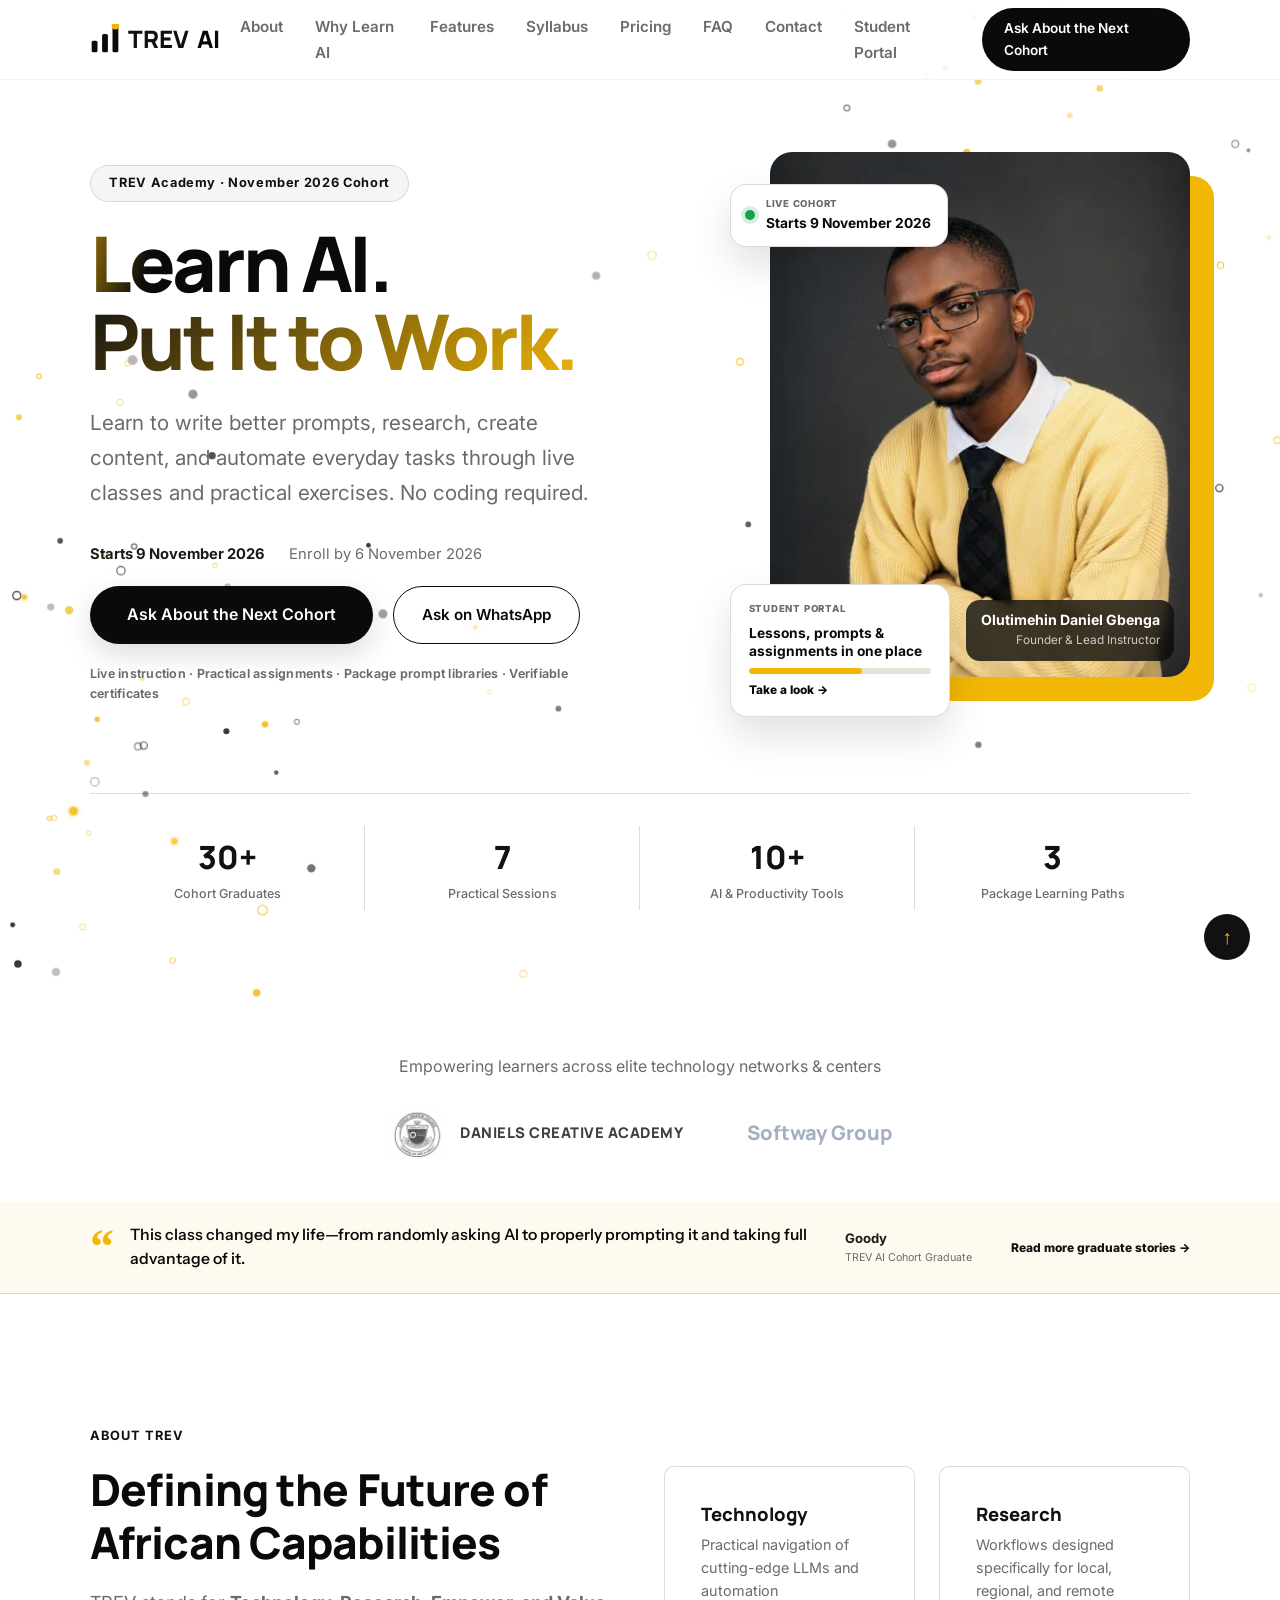
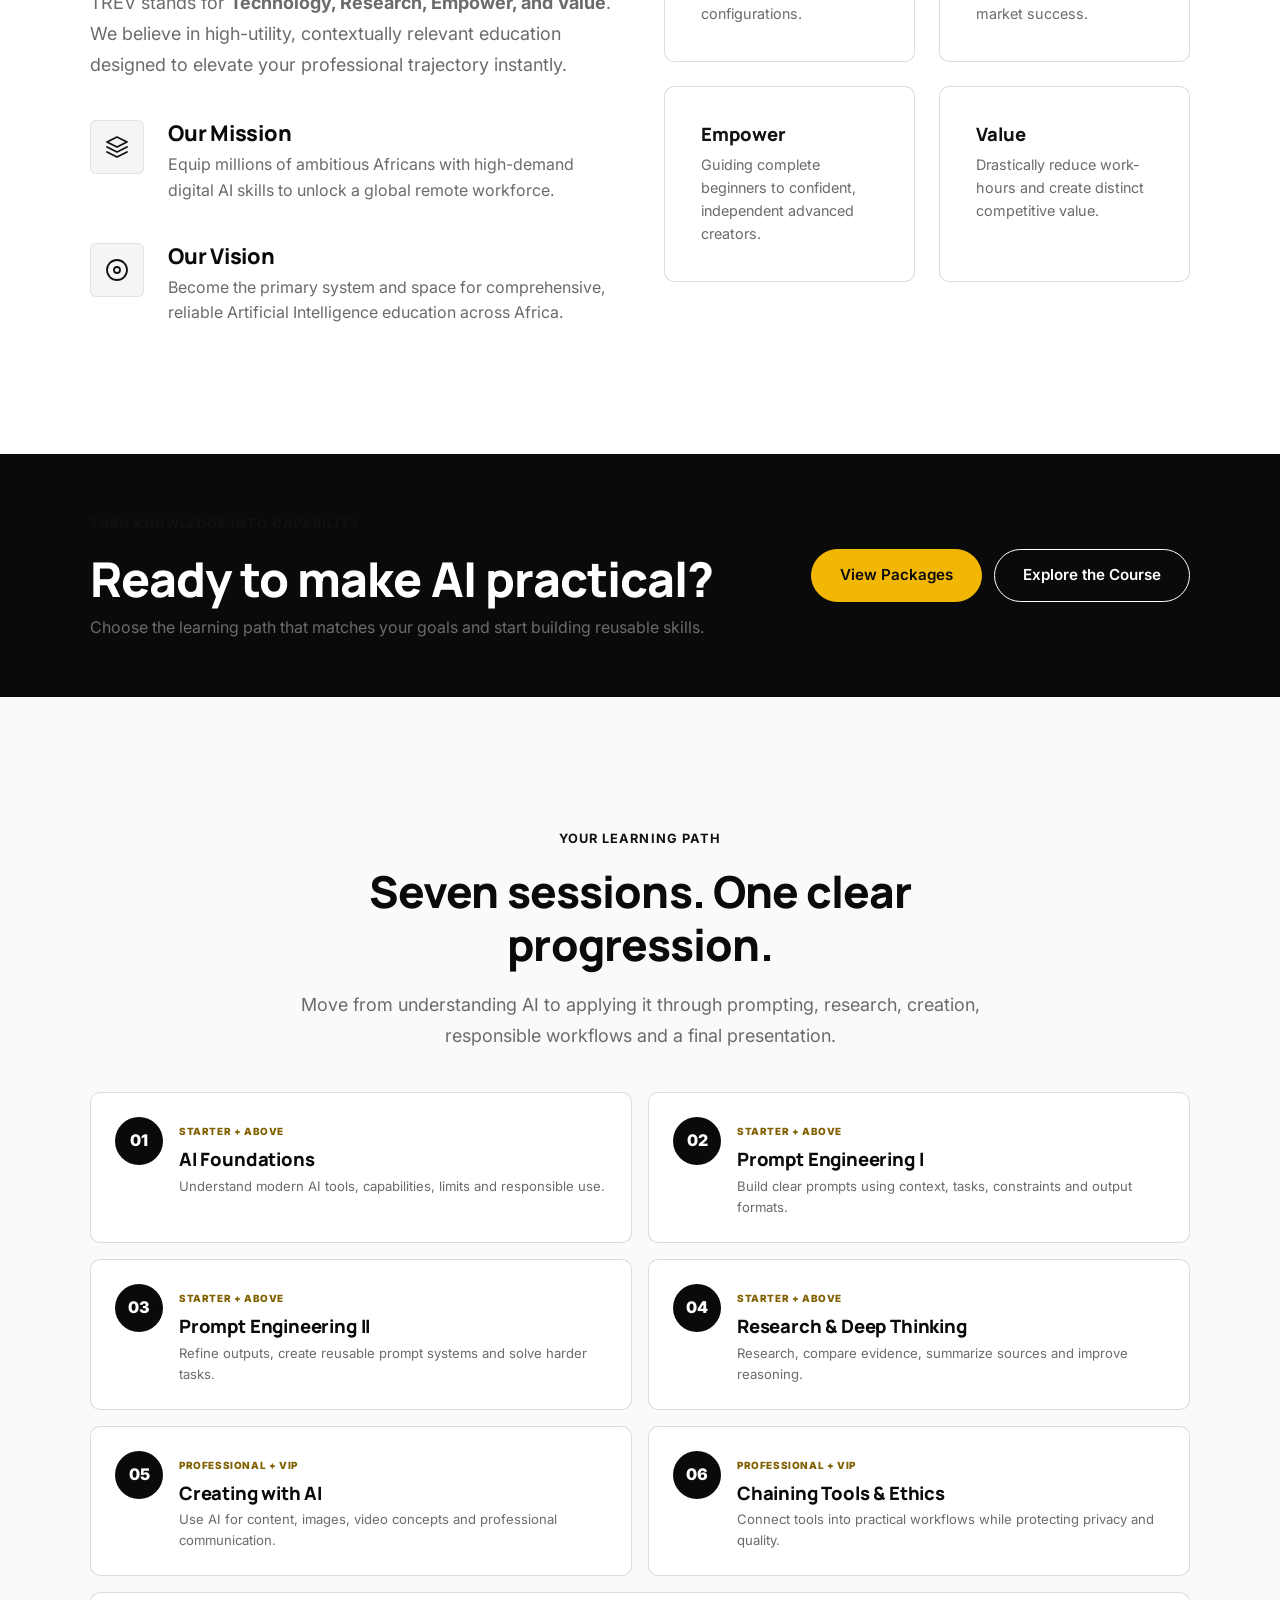
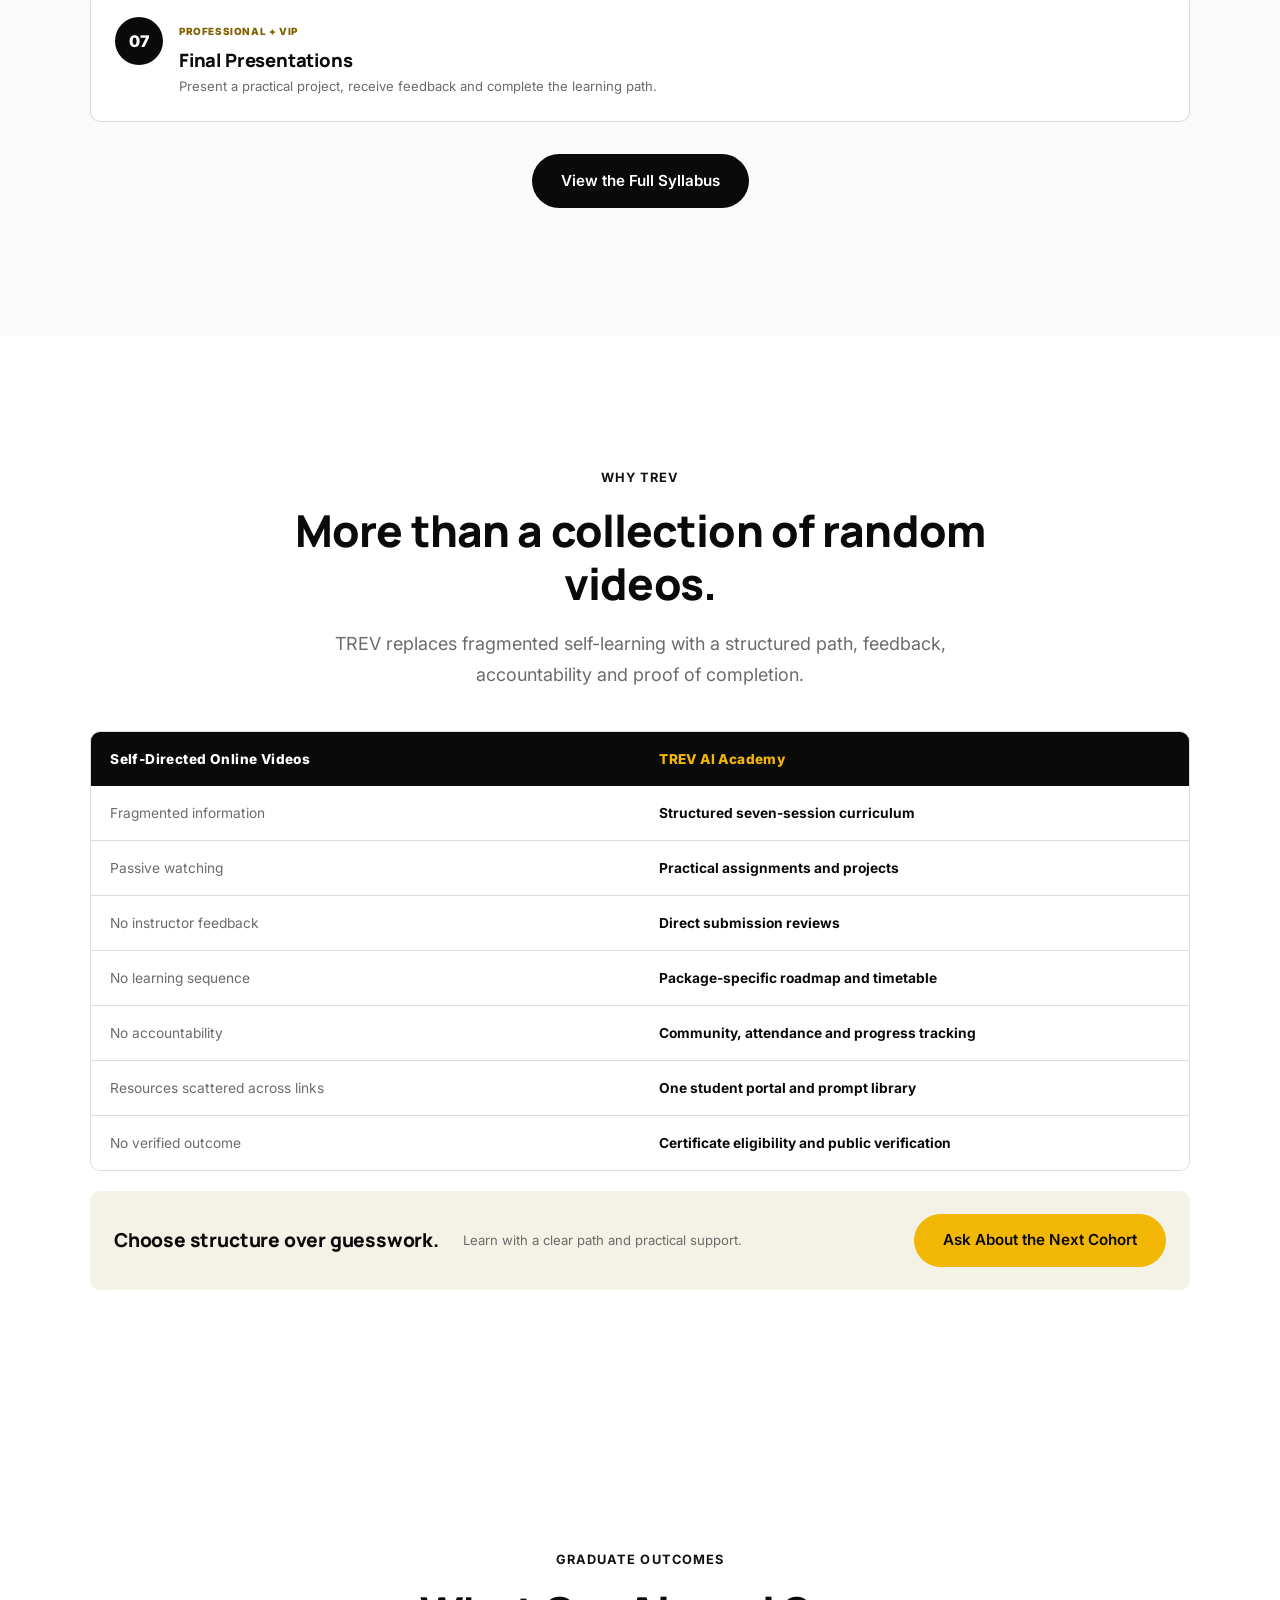
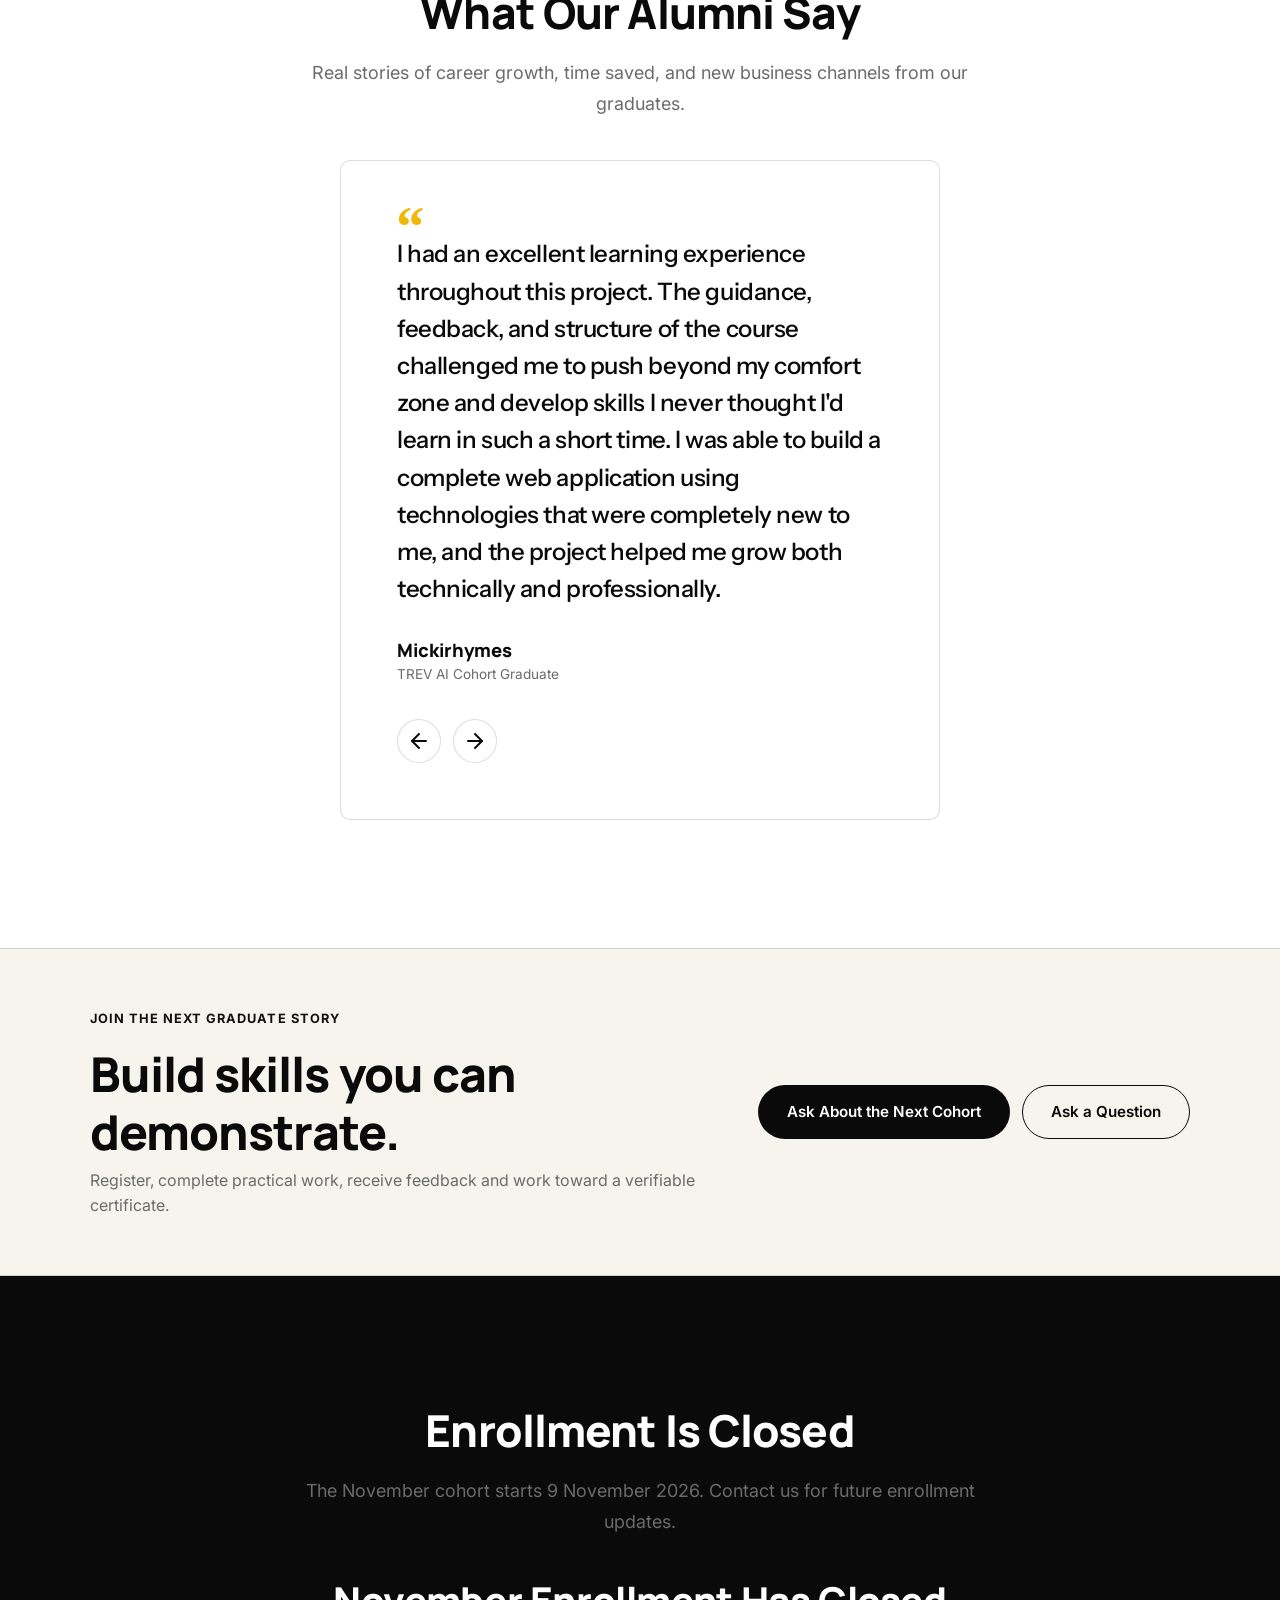
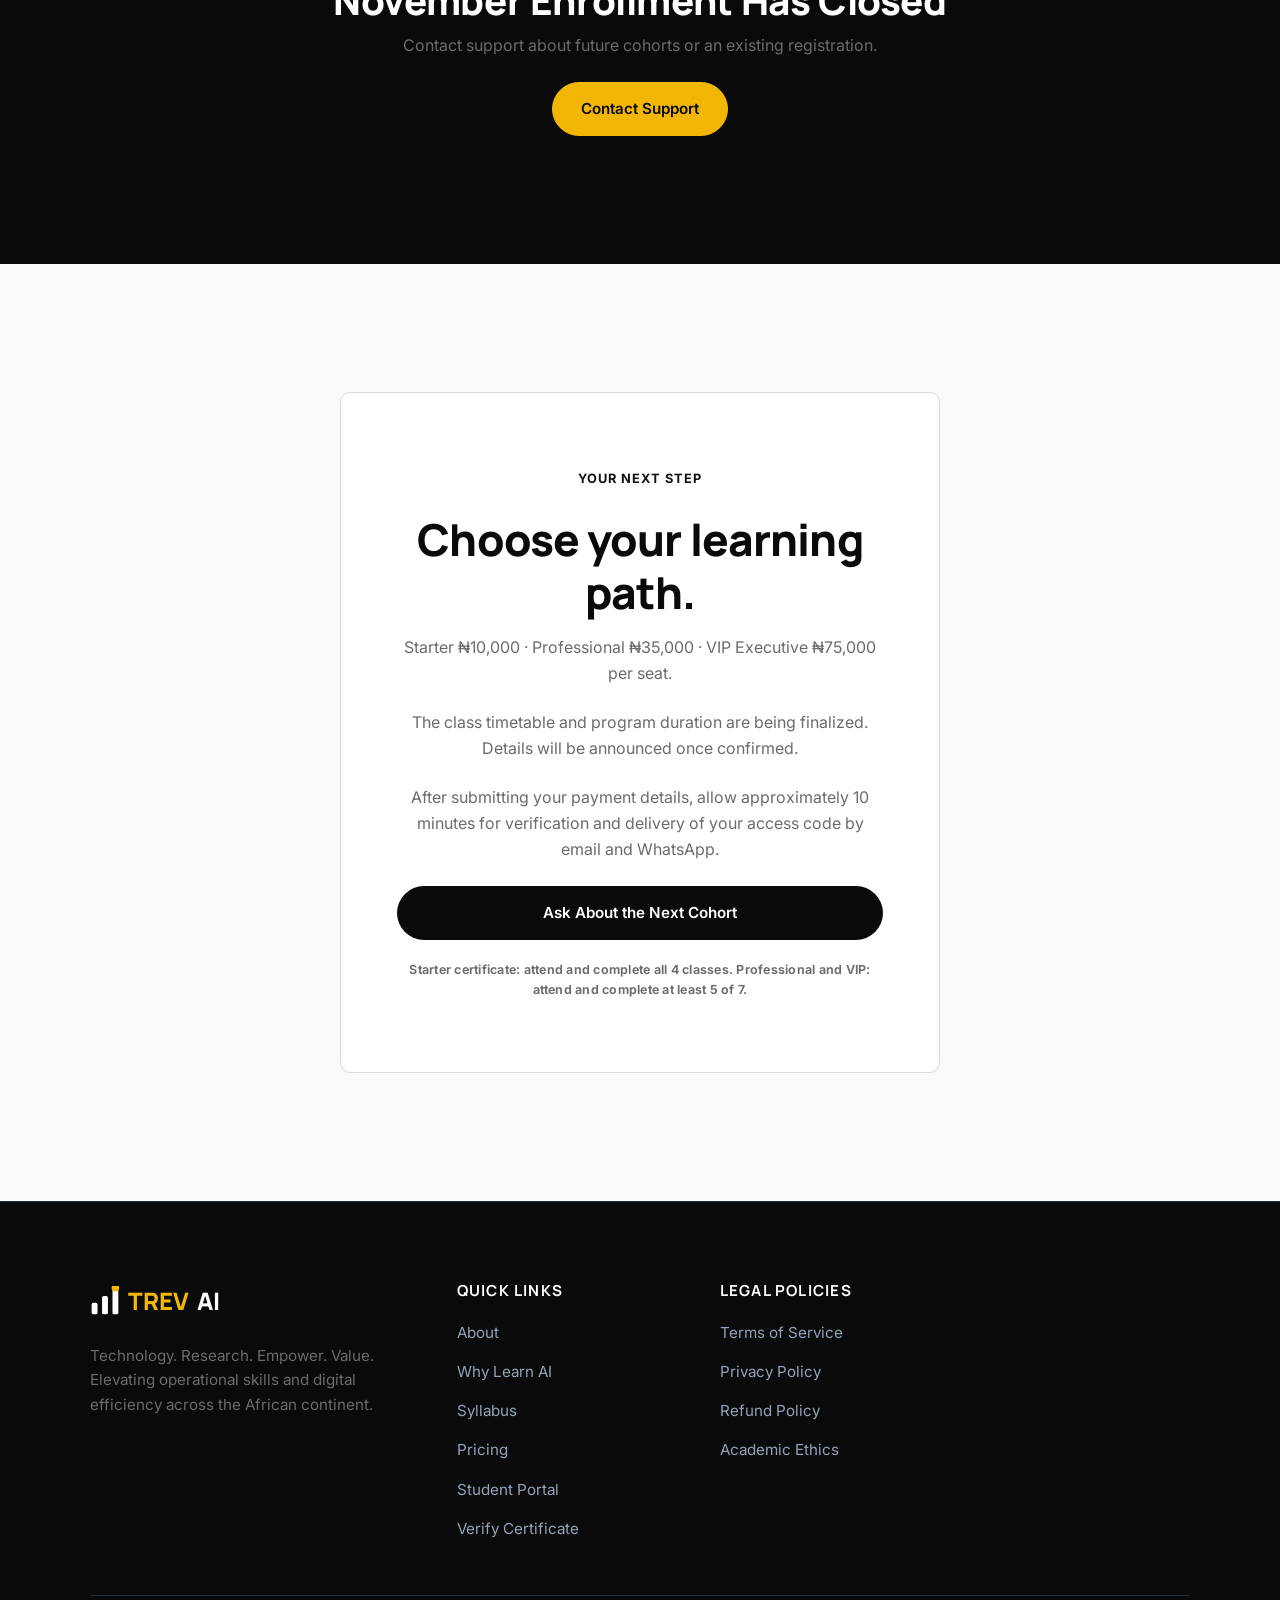
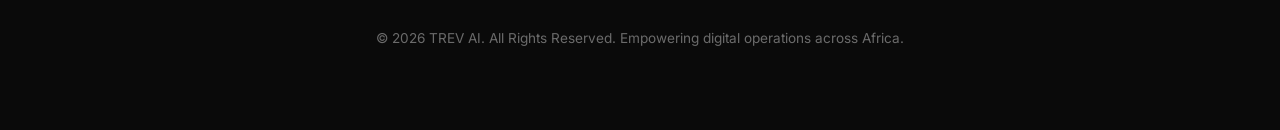
<file: index.html>
<!DOCTYPE html>
<html lang="en" class="scroll-smooth">
<head>
  <meta charset="UTF-8">
  <meta name="viewport" content="width=device-width, initial-scale=1.0">
  <title>TREV AI Masterclass | Master Practical Artificial Intelligence</title>
  
  <!-- SEO & Metadata -->
  <meta name="description" content="Join the TREV Academy November cohort, with packages from ₦10,000. Learn practical AI skills, prompt engineering, automation, content creation, and advanced workflows using ChatGPT, Gemini, Claude, and Google AI Studio. No coding required.">
  <meta name="keywords" content="AI Masterclass, Learn AI, Prompt Engineering, ChatGPT Africa, Google AI Studio, Claude, AI Automation, Tech Digital Skills, TREV AI, AI for Professionals">
  <meta name="author" content="TREV AI">
  <link rel="canonical" href="https://trevv-nu.vercel.app">
  <link rel="icon" type="image/x-icon" href="favicon.ico">
  <link rel="icon" type="image/png" sizes="32x32" href="assets/favicon/favicon-32.png">
  <link rel="icon" type="image/png" sizes="16x16" href="assets/favicon/favicon-16.png">
  <link rel="apple-touch-icon" sizes="180x180" href="assets/favicon/apple-touch-icon.png">
  <link rel="icon" type="image/png" sizes="192x192" href="assets/favicon/icon-192.png">
  <link rel="icon" type="image/png" sizes="512x512" href="assets/favicon/icon-512.png">

  <!-- Open Graph / Facebook -->
  <meta property="og:type" content="website">
  <meta property="og:url" content="https://trevv-nu.vercel.app">
  <meta property="og:title" content="TREV AI Masterclass | Master Practical Artificial Intelligence">
  <meta property="og:description" content="Join the TREV Academy November cohort, with packages from ₦10,000. Learn practical AI skills, prompt engineering, automation, content creation, and advanced workflows using ChatGPT, Gemini, Claude, and Google AI Studio. No coding required.">

  <!-- Twitter -->
  <meta property="twitter:card" content="summary_large_image">
  <meta property="twitter:url" content="https://trevv-nu.vercel.app">
  <meta property="twitter:title" content="TREV AI Masterclass | Master Practical Artificial Intelligence">
  <meta property="twitter:description" content="Join the TREV Academy November cohort, with packages from ₦10,000. Learn practical AI skills, prompt engineering, automation, content creation, and advanced workflows using ChatGPT, Gemini, Claude, and Google AI Studio. No coding required.">

  <!-- Fonts Preconnect -->
  <link rel="preconnect" href="https://fonts.googleapis.com">
  <link rel="preconnect" href="https://fonts.gstatic.com" crossorigin>
  <link href="https://fonts.googleapis.com/css2?family=Instrument+Sans:ital,wght@0,400..700;1,400..700&family=Inter:wght@300;400;500;600;700&family=Manrope:wght@500;600;700;800&display=swap" rel="stylesheet">

  <link rel="stylesheet" href="css/style.css">
  <script src="js/monitoring.js"></script>

  <!-- Course Schema JSON-LD for SEO -->
  <script type="application/ld+json">
{
  "@context": "https://schema.org",
  "@type": "Course",
  "name": "TREV AI Masterclass",
  "description": "Live practical AI classes covering prompting, research, content creation and automation.",
  "provider": {
    "@type": "Organization",
    "name": "TREV AI",
    "url": "https://trevv-nu.vercel.app/"
  },
  "hasCourseInstance": {
    "@type": "CourseInstance",
    "courseMode": "Online",
    "startDate": "2026-11-09",
    "offers": {
      "@type": "Offer",
      "name": "Starter Package",
      "price": "10000",
      "priceCurrency": "NGN",
      "url": "https://trevv-nu.vercel.app/register.html?package=starter",
      "validThrough": "2026-11-06"
    }
  }
}
  </script>
</head>
<body class="index-page bg-background text-text antialiased selection:bg-primary/20 selection:text-primary">

  <!-- Skip-Link for Accessibility -->
  <a href="#main-content" class="skip-link">Skip to main content</a>

  <!-- Header Section -->
  <header class="main-header" id="header" role="banner">
    <div class="header-container container">
      <a href="index.html" class="logo" aria-label="TREV AI Homepage">
        <svg class="logo-mark" width="30" height="30" viewBox="0 0 36 36" fill="none" xmlns="http://www.w3.org/2000/svg" aria-hidden="true">
          <rect x="2" y="20" width="7" height="14" rx="2" fill="currentColor"/>
          <rect x="14.5" y="12" width="7" height="22" rx="2" fill="currentColor"/>
          <rect x="27" y="2" width="7" height="32" rx="2" fill="currentColor"/>
          <circle cx="30.5" cy="2" r="4.5" fill="var(--accent)"/>
        </svg>
        <span class="logo-accent">TREV</span> <span class="logo-text">AI</span>
      </a>
      
      <button class="menu-toggle" aria-label="Toggle Navigation Menu" aria-controls="primary-nav" aria-expanded="false">
        <span class="bar"></span>
        <span class="bar"></span>
        <span class="bar"></span>
      </button>

      <nav class="primary-nav" id="primary-nav" aria-label="Main Directory">
        <ul class="nav-links">
          <li class="mobile-nav-only"><a href="index.html" class="nav-link">Home</a></li>
          <li class="mobile-nav-only"><a href="course.html" class="nav-link">Course</a></li>
          <li class="mobile-nav-only"><a href="pricing.html#pricing" class="nav-link">Pricing</a></li>
          <li class="mobile-nav-only"><a href="contact.html#contact" class="nav-link">Contact</a></li>
          <li class="mobile-nav-only"><a href="portal.html" class="nav-link">Student Portal</a></li>
          <li class="desktop-nav-only"><a href="#about" class="nav-link">About</a></li>
          <li class="desktop-nav-only"><a href="course.html#why-learn-ai" class="nav-link">Why Learn AI</a></li>
          <li class="desktop-nav-only"><a href="course.html#features" class="nav-link">Features</a></li>
          <li class="desktop-nav-only"><a href="course.html#modules" class="nav-link">Syllabus</a></li>
          <li class="desktop-nav-only"><a href="pricing.html#pricing" class="nav-link">Pricing</a></li>
          <li class="desktop-nav-only"><a href="pricing.html#faq" class="nav-link">FAQ</a></li>
          <li class="desktop-nav-only"><a href="contact.html#contact" class="nav-link">Contact</a></li>
          <li class="desktop-nav-only"><a href="portal.html" class="nav-link">Student Portal</a></li>
        </ul>
        <div class="nav-cta">
          <a href="pricing.html#pricing" data-enroll-link class="btn btn-primary btn-sm">Enroll Now</a>
        </div>
      </nav>
    </div>
  </header>
  <div class="page-progress" aria-hidden="true"><span id="pageProgressBar"></span></div>

  <main id="main-content">

    <!-- 1. HERO SECTION -->
    <section class="hero-section" id="hero">
      <div class="hero-bg-blobs" aria-hidden="true">
      <svg class="hero-scatter" viewBox="0 0 1600 700" xmlns="http://www.w3.org/2000/svg" aria-hidden="true" preserveAspectRatio="xMidYMid slice">
      <circle cx="712.8" cy="485.8" r="1.4" fill="none" stroke="var(--accent)" stroke-width="0.8" opacity="0.27"/>
      <circle cx="1513.2" cy="103.5" r="3.1" fill="var(--dark)" opacity="0.35"/>
      <circle cx="232.3" cy="382.8" r="2.5" fill="var(--dark)" opacity="0.69"/>
      <circle cx="75.2" cy="467.3" r="1.4" fill="var(--dark)" opacity="0.71"/>
      <circle cx="1360.0" cy="171.2" r="2.7" fill="none" stroke="var(--dark)" stroke-width="0.8" opacity="0.66"/>
      <circle cx="1107.7" cy="346.6" r="1.7" fill="none" stroke="var(--accent)" stroke-width="0.8" opacity="0.71"/>
      <circle cx="1124.8" cy="450.4" r="1.7" fill="var(--accent)" opacity="0.78"/>
      <circle cx="1015.1" cy="300.9" r="2.1" fill="var(--accent)" opacity="0.85"/>
      <circle cx="1398.3" cy="199.2" r="2.0" fill="none" stroke="var(--dark)" stroke-width="0.8" opacity="0.53"/>
      <circle cx="1348.8" cy="338.7" r="1.8" fill="var(--accent)" opacity="0.25"/>
      <circle cx="509.5" cy="495.4" r="2.3" fill="none" stroke="var(--accent)" stroke-width="0.8" opacity="0.47"/>
      <circle cx="1084.7" cy="436.2" r="1.7" fill="none" stroke="var(--accent)" stroke-width="0.8" opacity="0.59"/>
      <circle cx="539.3" cy="528.8" r="1.6" fill="var(--dark)" opacity="0.61"/>
      <circle cx="1406.0" cy="294.1" r="1.7" fill="var(--accent)" opacity="0.26"/>
      <circle cx="850.6" cy="0.0" r="2.3" fill="var(--accent)" opacity="0.54"/>
      <circle cx="118.1" cy="397.6" r="2.1" fill="var(--dark)" opacity="0.28"/>
      <circle cx="1299.2" cy="1.3" r="1.5" fill="var(--accent)" opacity="0.53"/>
      <circle cx="1445.1" cy="347.3" r="3.3" fill="none" stroke="var(--dark)" stroke-width="0.8" opacity="0.76"/>
      <circle cx="512.0" cy="282.0" r="3.2" fill="var(--dark)" opacity="0.42"/>
      <circle cx="222.1" cy="557.6" r="1.3" fill="var(--dark)" opacity="0.55"/>
      <circle cx="1203.8" cy="54.4" r="2.1" fill="var(--dark)" opacity="0.59"/>
      <circle cx="1317.3" cy="273.4" r="2.8" fill="var(--accent)" opacity="0.49"/>
      <circle cx="537.7" cy="415.6" r="1.4" fill="none" stroke="var(--dark)" stroke-width="0.8" opacity="0.55"/>
      <circle cx="470.4" cy="521.0" r="2.5" fill="none" stroke="var(--dark)" stroke-width="0.8" opacity="0.64"/>
      <circle cx="394.7" cy="563.3" r="1.5" fill="none" stroke="var(--accent)" stroke-width="0.8" opacity="0.38"/>
      <circle cx="307.6" cy="483.0" r="1.3" fill="var(--accent)" opacity="0.33"/>
      <circle cx="1371.3" cy="44.4" r="3.2" fill="var(--dark)" opacity="0.75"/>
      <circle cx="884.9" cy="366.9" r="2.0" fill="var(--dark)" opacity="0.65"/>
      <circle cx="652.2" cy="416.8" r="1.6" fill="var(--accent)" opacity="0.36"/>
      <circle cx="592.0" cy="409.1" r="3.1" fill="var(--dark)" opacity="0.38"/>
      <circle cx="439.5" cy="434.1" r="1.8" fill="var(--accent)" opacity="0.71"/>
      <circle cx="374.0" cy="409.8" r="2.5" fill="var(--dark)" opacity="0.27"/>
      <circle cx="302.0" cy="474.4" r="1.8" fill="var(--dark)" opacity="0.25"/>
      <circle cx="1029.1" cy="217.4" r="2.8" fill="var(--accent)" opacity="0.44"/>
      <circle cx="230.2" cy="541.4" r="1.6" fill="var(--dark)" opacity="0.49"/>
      <circle cx="178.9" cy="493.0" r="1.7" fill="var(--accent)" opacity="0.79"/>
      <circle cx="1308.6" cy="274.3" r="1.7" fill="none" stroke="var(--accent)" stroke-width="0.8" opacity="0.73"/>
      <circle cx="1288.3" cy="93.6" r="1.6" fill="none" stroke="var(--dark)" stroke-width="0.8" opacity="0.55"/>
      <circle cx="1600.0" cy="319.5" r="2.7" fill="var(--accent)" opacity="0.58"/>
      <circle cx="1484.0" cy="561.0" r="3.2" fill="var(--dark)" opacity="0.68"/>
      <circle cx="465.4" cy="405.3" r="2.9" fill="none" stroke="var(--dark)" stroke-width="0.8" opacity="0.63"/>
      <circle cx="1131.1" cy="96.1" r="2.0" fill="var(--accent)" opacity="0.38"/>
      <circle cx="132.8" cy="565.9" r="2.7" fill="var(--dark)" opacity="0.71"/>
      <circle cx="1322.2" cy="472.6" r="2.8" fill="var(--dark)" opacity="0.79"/>
      <circle cx="5.3" cy="427.2" r="2.2" fill="none" stroke="var(--accent)" stroke-width="0.8" opacity="0.62"/>
      <circle cx="193.6" cy="475.2" r="1.8" fill="none" stroke="var(--accent)" stroke-width="0.8" opacity="0.52"/>
      <circle cx="302.9" cy="596.4" r="1.3" fill="none" stroke="var(--dark)" stroke-width="0.8" opacity="0.38"/>
      <circle cx="1471.8" cy="0.0" r="2.7" fill="var(--dark)" opacity="0.38"/>
      <circle cx="258.0" cy="563.7" r="1.4" fill="var(--accent)" opacity="0.44"/>
      <circle cx="140.7" cy="463.1" r="2.9" fill="none" stroke="var(--dark)" stroke-width="0.8" opacity="0.61"/>
      <circle cx="1055.4" cy="284.9" r="3.0" fill="var(--accent)" opacity="0.83"/>
      <circle cx="381.8" cy="594.2" r="2.4" fill="var(--accent)" opacity="0.51"/>
      <circle cx="250.8" cy="475.8" r="2.5" fill="var(--dark)" opacity="0.45"/>
      <circle cx="142.1" cy="568.6" r="1.8" fill="none" stroke="var(--accent)" stroke-width="0.8" opacity="0.82"/>
      <circle cx="403.1" cy="570.2" r="1.4" fill="none" stroke="var(--accent)" stroke-width="0.8" opacity="0.67"/>
      <circle cx="225.4" cy="538.7" r="1.8" fill="none" stroke="var(--accent)" stroke-width="0.8" opacity="0.32"/>
      <circle cx="1600.0" cy="123.2" r="2.5" fill="var(--dark)" opacity="0.61"/>
      <circle cx="952.7" cy="15.4" r="1.3" fill="var(--accent)" opacity="0.82"/>
      <circle cx="0.0" cy="539.8" r="1.8" fill="none" stroke="var(--dark)" stroke-width="0.8" opacity="0.32"/>
      <circle cx="0.0" cy="378.3" r="3.4" fill="var(--accent)" opacity="0.71"/>
      <circle cx="1560.5" cy="158.9" r="2.5" fill="none" stroke="var(--accent)" stroke-width="0.8" opacity="0.83"/>
      <circle cx="959.2" cy="38.0" r="2.1" fill="none" stroke="var(--dark)" stroke-width="0.8" opacity="0.53"/>
      <circle cx="377.4" cy="668.8" r="2.6" fill="var(--dark)" opacity="0.81"/>
      <circle cx="1600.0" cy="0.0" r="2.8" fill="none" stroke="var(--dark)" stroke-width="0.8" opacity="0.42"/>
      <circle cx="475.0" cy="294.0" r="2.2" fill="none" stroke="var(--accent)" stroke-width="0.8" opacity="0.4"/>
      <circle cx="1492.8" cy="143.1" r="2.6" fill="var(--dark)" opacity="0.36"/>
      <circle cx="371.6" cy="288.2" r="2.1" fill="var(--accent)" opacity="0.65"/>
      <circle cx="1025.9" cy="348.4" r="3.4" fill="var(--dark)" opacity="0.58"/>
      <circle cx="1326.8" cy="0.0" r="1.5" fill="var(--accent)" opacity="0.78"/>
      <circle cx="1426.7" cy="141.3" r="1.4" fill="var(--dark)" opacity="0.8"/>
      <circle cx="1378.9" cy="191.2" r="2.3" fill="none" stroke="var(--accent)" stroke-width="0.8" opacity="0.52"/>
      <circle cx="1600.0" cy="362.0" r="2.1" fill="var(--dark)" opacity="0.55"/>
      <circle cx="475.2" cy="579.1" r="2.3" fill="var(--accent)" opacity="0.71"/>
      <circle cx="456.2" cy="511.4" r="1.9" fill="var(--accent)" opacity="0.8"/>
      <circle cx="994.1" cy="495.2" r="2.2" fill="var(--dark)" opacity="0.52"/>
      <circle cx="395.5" cy="515.7" r="2.1" fill="var(--accent)" opacity="0.45"/>
      <circle cx="588.9" cy="510.7" r="1.7" fill="none" stroke="var(--dark)" stroke-width="0.8" opacity="0.42"/>
      <circle cx="1066.4" cy="388.4" r="3.2" fill="none" stroke="var(--accent)" stroke-width="0.8" opacity="0.73"/>
      <circle cx="105.4" cy="382.8" r="2.5" fill="var(--accent)" opacity="0.66"/>
      <circle cx="1156.3" cy="395.2" r="1.8" fill="var(--dark)" opacity="0.29"/>
      <circle cx="184.7" cy="465.1" r="2.3" fill="var(--accent)" opacity="0.59"/>
      <circle cx="161.7" cy="511.8" r="3.3" fill="var(--dark)" opacity="0.7"/>
      <circle cx="357.7" cy="303.6" r="2.9" fill="none" stroke="var(--dark)" stroke-width="0.8" opacity="0.66"/>
      <circle cx="1447.3" cy="303.4" r="1.4" fill="none" stroke="var(--accent)" stroke-width="0.8" opacity="0.7"/>
      <circle cx="1540.9" cy="34.8" r="3.2" fill="none" stroke="var(--dark)" stroke-width="0.8" opacity="0.83"/>
      <circle cx="196.8" cy="512.8" r="2.7" fill="var(--accent)" opacity="0.76"/>
      <circle cx="1162.6" cy="319.0" r="2.5" fill="none" stroke="var(--dark)" stroke-width="0.8" opacity="0.81"/>
      <circle cx="1543.8" cy="248.3" r="2.6" fill="var(--accent)" opacity="0.67"/>
      <circle cx="1189.7" cy="212.4" r="1.5" fill="var(--accent)" opacity="0.65"/>
      <circle cx="494.8" cy="606.9" r="3.3" fill="none" stroke="var(--accent)" stroke-width="0.8" opacity="0.66"/>
      <circle cx="391.9" cy="628.7" r="2.0" fill="none" stroke="var(--accent)" stroke-width="0.8" opacity="0.36"/>
      <circle cx="55.1" cy="449.6" r="3.4" fill="var(--dark)" opacity="0.37"/>
      <circle cx="1322.8" cy="437.5" r="1.8" fill="var(--dark)" opacity="0.84"/>
      <circle cx="1034.5" cy="297.7" r="1.2" fill="var(--accent)" opacity="0.33"/>
      <circle cx="1525.0" cy="96.6" r="3.3" fill="var(--accent)" opacity="0.72"/>
      <circle cx="244.0" cy="494.0" r="2.3" fill="none" stroke="var(--dark)" stroke-width="0.8" opacity="0.29"/>
      <circle cx="960.6" cy="341.5" r="2.4" fill="none" stroke="var(--accent)" stroke-width="0.8" opacity="0.61"/>
      <circle cx="1600.0" cy="182.8" r="1.7" fill="var(--accent)" opacity="0.52"/>
      <circle cx="909.0" cy="422.8" r="1.4" fill="var(--accent)" opacity="0.51"/>
      <circle cx="409.1" cy="377.8" r="2.0" fill="var(--dark)" opacity="0.7"/>
      <circle cx="1481.3" cy="202.6" r="1.7" fill="var(--accent)" opacity="0.76"/>
      <circle cx="504.3" cy="670.4" r="2.6" fill="var(--accent)" opacity="0.81"/>
      <circle cx="97.6" cy="470.3" r="1.5" fill="var(--dark)" opacity="0.29"/>
      <circle cx="974.1" cy="29.5" r="1.9" fill="var(--dark)" opacity="0.61"/>
      <circle cx="1222.1" cy="193.5" r="2.2" fill="none" stroke="var(--accent)" stroke-width="0.8" opacity="0.7"/>
      <circle cx="208.8" cy="386.7" r="3.4" fill="var(--accent)" opacity="0.37"/>
      <circle cx="1070.5" cy="73.9" r="2.4" fill="var(--accent)" opacity="0.59"/>
      <circle cx="66.6" cy="543.4" r="2.5" fill="var(--dark)" opacity="0.68"/>
      <circle cx="1273.7" cy="417.1" r="2.0" fill="var(--accent)" opacity="0.31"/>
      <circle cx="155.5" cy="341.6" r="2.3" fill="var(--accent)" opacity="0.56"/>
      <circle cx="409.2" cy="271.4" r="1.6" fill="none" stroke="var(--accent)" stroke-width="0.8" opacity="0.71"/>
      <circle cx="287.5" cy="628.3" r="3.4" fill="none" stroke="var(--accent)" stroke-width="0.8" opacity="0.83"/>
      <circle cx="9.7" cy="341.0" r="1.9" fill="var(--accent)" opacity="0.28"/>
      <circle cx="1366.8" cy="239.4" r="3.3" fill="var(--dark)" opacity="0.27"/>
      <circle cx="946.4" cy="76.3" r="2.0" fill="none" stroke="var(--dark)" stroke-width="0.8" opacity="0.55"/>
      <circle cx="1600.0" cy="349.2" r="2.1" fill="none" stroke="var(--dark)" stroke-width="0.8" opacity="0.66"/>
      <circle cx="18.6" cy="514.5" r="3.2" fill="var(--dark)" opacity="0.45"/>
      <circle cx="1460.7" cy="220.0" r="1.4" fill="none" stroke="var(--dark)" stroke-width="0.8" opacity="0.64"/>
      <circle cx="1600.0" cy="338.1" r="2.1" fill="none" stroke="var(--accent)" stroke-width="0.8" opacity="0.47"/>
      <circle cx="1139.9" cy="203.7" r="2.9" fill="var(--dark)" opacity="0.57"/>
      <circle cx="1600.0" cy="32.7" r="2.7" fill="var(--dark)" opacity="0.79"/>
      <circle cx="1153.6" cy="212.6" r="2.2" fill="var(--dark)" opacity="0.44"/>
      <circle cx="346.7" cy="538.9" r="2.9" fill="none" stroke="var(--dark)" stroke-width="0.8" opacity="0.5"/>
      <circle cx="1079.3" cy="408.0" r="1.4" fill="none" stroke="var(--dark)" stroke-width="0.8" opacity="0.76"/>
      <circle cx="1154.0" cy="255.0" r="2.2" fill="none" stroke="var(--accent)" stroke-width="0.8" opacity="0.27"/>
      <circle cx="286.8" cy="542.6" r="2.6" fill="none" stroke="var(--dark)" stroke-width="0.8" opacity="0.33"/>
      <circle cx="264.1" cy="276.9" r="1.8" fill="var(--dark)" opacity="0.58"/>
      <circle cx="0.0" cy="429.9" r="2.2" fill="var(--accent)" opacity="0.79"/>
      <circle cx="1484.1" cy="0.0" r="2.5" fill="var(--accent)" opacity="0.65"/>
      <circle cx="110.4" cy="570.9" r="2.2" fill="none" stroke="var(--dark)" stroke-width="0.8" opacity="0.84"/>
      <circle cx="791.2" cy="168.1" r="2.9" fill="none" stroke="var(--accent)" stroke-width="0.8" opacity="0.46"/>
      <circle cx="1600.0" cy="0.0" r="2.8" fill="none" stroke="var(--dark)" stroke-width="0.8" opacity="0.27"/>
      <circle cx="1256.3" cy="281.7" r="1.3" fill="var(--dark)" opacity="0.42"/>
      <circle cx="1152.2" cy="385.3" r="3.2" fill="var(--accent)" opacity="0.83"/>
      <circle cx="226.0" cy="361.9" r="3.4" fill="none" stroke="var(--accent)" stroke-width="0.8" opacity="0.43"/>
      <circle cx="274.5" cy="473.2" r="1.3" fill="var(--dark)" opacity="0.46"/>
      <circle cx="245.9" cy="499.0" r="2.8" fill="var(--accent)" opacity="0.27"/>
      <circle cx="33.2" cy="441.4" r="2.5" fill="var(--dark)" opacity="0.82"/>
      <circle cx="1250.8" cy="59.2" r="2.8" fill="var(--accent)" opacity="0.48"/>
      <circle cx="317.8" cy="648.9" r="1.6" fill="none" stroke="var(--accent)" stroke-width="0.8" opacity="0.29"/>
      <circle cx="696.4" cy="661.4" r="2.4" fill="none" stroke="var(--accent)" stroke-width="0.8" opacity="0.43"/>
      <circle cx="1208.1" cy="98.0" r="1.3" fill="var(--dark)" opacity="0.47"/>
      <circle cx="979.1" cy="465.6" r="2.9" fill="var(--dark)" opacity="0.29"/>
      <circle cx="1236.0" cy="483.3" r="1.6" fill="var(--dark)" opacity="0.51"/>
      <circle cx="1334.5" cy="161.3" r="3.3" fill="none" stroke="var(--dark)" stroke-width="0.8" opacity="0.42"/>
      <circle cx="1146.1" cy="166.8" r="1.6" fill="var(--dark)" opacity="0.34"/>
      <circle cx="506.0" cy="315.2" r="2.5" fill="var(--dark)" opacity="0.71"/>
      <circle cx="1203.2" cy="465.6" r="2.7" fill="none" stroke="var(--accent)" stroke-width="0.8" opacity="0.29"/>
      <circle cx="152.1" cy="443.1" r="3.4" fill="var(--accent)" opacity="0.49"/>
      <circle cx="1004.2" cy="0.0" r="2.0" fill="var(--dark)" opacity="0.4"/>
      <circle cx="1600.0" cy="168.9" r="2.2" fill="none" stroke="var(--dark)" stroke-width="0.8" opacity="0.55"/>
      <circle cx="315.5" cy="353.6" r="3.1" fill="var(--dark)" opacity="0.53"/>
      <circle cx="1547.5" cy="230.0" r="2.5" fill="none" stroke="var(--accent)" stroke-width="0.8" opacity="0.58"/>
      <circle cx="436.6" cy="537.6" r="2.1" fill="var(--dark)" opacity="0.45"/>
      <circle cx="1089.5" cy="0.0" r="2.2" fill="var(--accent)" opacity="0.61"/>
      <circle cx="300.0" cy="596.1" r="2.3" fill="var(--dark)" opacity="0.54"/>
      <circle cx="375.3" cy="660.7" r="2.8" fill="var(--dark)" opacity="0.27"/>
      <circle cx="1236.5" cy="414.7" r="1.5" fill="var(--dark)" opacity="0.27"/>
      <circle cx="1002.8" cy="94.2" r="2.5" fill="var(--accent)" opacity="0.76"/>
      <circle cx="1567.7" cy="322.9" r="2.2" fill="var(--dark)" opacity="0.58"/>
      <circle cx="92.1" cy="533.7" r="1.9" fill="var(--accent)" opacity="0.37"/>
      <circle cx="416.2" cy="497.4" r="2.4" fill="none" stroke="var(--dark)" stroke-width="0.8" opacity="0.49"/>
      <circle cx="1135.7" cy="69.9" r="2.3" fill="var(--accent)" opacity="0.57"/>
      <circle cx="193.9" cy="468.1" r="2.6" fill="var(--accent)" opacity="0.5"/>
      <circle cx="1405.7" cy="315.3" r="3.1" fill="var(--accent)" opacity="0.64"/>
      <circle cx="381.3" cy="416.7" r="2.8" fill="none" stroke="var(--dark)" stroke-width="0.8" opacity="0.8"/>
      <circle cx="1418.6" cy="293.7" r="3.1" fill="none" stroke="var(--accent)" stroke-width="0.8" opacity="0.27"/>
      <circle cx="1369.8" cy="403.1" r="1.5" fill="var(--dark)" opacity="0.41"/>
      <circle cx="32.5" cy="524.9" r="2.4" fill="var(--dark)" opacity="0.36"/>
      <circle cx="225.2" cy="373.9" r="1.9" fill="none" stroke="var(--accent)" stroke-width="0.8" opacity="0.41"/>
      <circle cx="417.6" cy="450.2" r="1.3" fill="var(--accent)" opacity="0.43"/>
      <circle cx="519.4" cy="489.6" r="2.3" fill="var(--accent)" opacity="0.84"/>
      <circle cx="559.7" cy="593.0" r="2.9" fill="var(--dark)" opacity="0.57"/>
      <circle cx="1038.2" cy="71.7" r="2.3" fill="var(--accent)" opacity="0.37"/>
      <circle cx="1195.0" cy="91.7" r="2.4" fill="none" stroke="var(--dark)" stroke-width="0.8" opacity="0.43"/>
      <circle cx="474.2" cy="260.3" r="3.4" fill="var(--dark)" opacity="0.29"/>
      <circle cx="756.4" cy="495.4" r="2.0" fill="var(--dark)" opacity="0.52"/>
      <circle cx="327.1" cy="488.5" r="1.6" fill="var(--dark)" opacity="0.57"/>
      <circle cx="1600.0" cy="255.1" r="2.0" fill="none" stroke="var(--accent)" stroke-width="0.8" opacity="0.53"/>
      <circle cx="1401.4" cy="383.3" r="3.1" fill="none" stroke="var(--accent)" stroke-width="0.8" opacity="0.37"/>
      <circle cx="1519.9" cy="0.0" r="2.4" fill="none" stroke="var(--dark)" stroke-width="0.8" opacity="0.72"/>
      <circle cx="329.3" cy="620.4" r="1.7" fill="var(--dark)" opacity="0.84"/>
      <circle cx="183.5" cy="672.6" r="2.1" fill="var(--accent)" opacity="0.83"/>
      <circle cx="257.3" cy="433.8" r="2.2" fill="var(--dark)" opacity="0.43"/>
      <circle cx="580.7" cy="361.2" r="1.6" fill="var(--dark)" opacity="0.8"/>
      <circle cx="1204.1" cy="62.2" r="1.4" fill="var(--dark)" opacity="0.6"/>
      <circle cx="1350.0" cy="355.1" r="3.3" fill="var(--accent)" opacity="0.85"/>
      <circle cx="1412.8" cy="3.5" r="2.2" fill="var(--dark)" opacity="0.44"/>
      <circle cx="421.9" cy="434.8" r="1.9" fill="var(--accent)" opacity="0.77"/>
      <circle cx="1401.1" cy="22.0" r="2.0" fill="var(--dark)" opacity="0.55"/>
      <circle cx="440.9" cy="438.1" r="2.9" fill="var(--accent)" opacity="0.68"/>
      <circle cx="1215.5" cy="13.1" r="1.5" fill="none" stroke="var(--dark)" stroke-width="0.8" opacity="0.29"/>
      <circle cx="1248.2" cy="307.9" r="2.3" fill="none" stroke="var(--accent)" stroke-width="0.8" opacity="0.58"/>
      <circle cx="188.6" cy="599.3" r="1.6" fill="none" stroke="var(--dark)" stroke-width="0.8" opacity="0.56"/>
      <circle cx="242.8" cy="447.3" r="3.4" fill="var(--accent)" opacity="0.66"/>
      <circle cx="989.0" cy="0.0" r="2.3" fill="var(--accent)" opacity="0.72"/>
      <circle cx="1549.0" cy="437.9" r="1.8" fill="none" stroke="var(--dark)" stroke-width="0.8" opacity="0.66"/>
      <circle cx="1000.0" cy="111.8" r="3.0" fill="var(--dark)" opacity="0.43"/>
      <circle cx="285.5" cy="631.1" r="1.4" fill="none" stroke="var(--dark)" stroke-width="0.8" opacity="0.46"/>
      <circle cx="1496.6" cy="426.3" r="1.3" fill="var(--accent)" opacity="0.85"/>
      <circle cx="115.0" cy="530.0" r="1.8" fill="none" stroke="var(--accent)" stroke-width="0.8" opacity="0.29"/>
      <circle cx="454.8" cy="255.0" r="1.9" fill="none" stroke="var(--accent)" stroke-width="0.8" opacity="0.41"/>
      <circle cx="1250.2" cy="0.0" r="2.5" fill="none" stroke="var(--dark)" stroke-width="0.8" opacity="0.77"/>
      <circle cx="205.8" cy="680.6" r="1.6" fill="none" stroke="var(--accent)" stroke-width="0.8" opacity="0.33"/>
      <circle cx="0.0" cy="468.1" r="3.3" fill="var(--dark)" opacity="0.55"/>
      <circle cx="201.2" cy="533.9" r="1.9" fill="var(--accent)" opacity="0.74"/>
      <circle cx="1304.4" cy="73.1" r="1.9" fill="var(--dark)" opacity="0.63"/>
      <circle cx="1190.6" cy="219.0" r="3.4" fill="none" stroke="var(--accent)" stroke-width="0.8" opacity="0.71"/>
      <circle cx="407.6" cy="532.1" r="2.9" fill="none" stroke="var(--dark)" stroke-width="0.8" opacity="0.33"/>
      <circle cx="482.0" cy="489.2" r="2.1" fill="var(--dark)" opacity="0.8"/>
      <circle cx="1550.2" cy="140.8" r="2.9" fill="var(--dark)" opacity="0.46"/>
      <circle cx="1445.2" cy="416.2" r="1.4" fill="var(--accent)" opacity="0.38"/>
      <circle cx="1310.1" cy="198.2" r="1.3" fill="var(--accent)" opacity="0.5"/>
      <circle cx="1475.4" cy="269.0" r="2.0" fill="var(--accent)" opacity="0.68"/>
      <circle cx="1099.0" cy="442.5" r="1.6" fill="none" stroke="var(--dark)" stroke-width="0.8" opacity="0.4"/>
      <circle cx="1095.7" cy="257.6" r="2.6" fill="var(--accent)" opacity="0.69"/>
      <circle cx="315.0" cy="536.0" r="1.3" fill="none" stroke="var(--accent)" stroke-width="0.8" opacity="0.77"/>
      <circle cx="68.6" cy="536.4" r="2.1" fill="var(--accent)" opacity="0.32"/>
      <circle cx="473.0" cy="374.3" r="1.5" fill="none" stroke="var(--accent)" stroke-width="0.8" opacity="0.43"/>
      <circle cx="1011.8" cy="122.6" r="2.7" fill="var(--dark)" opacity="0.85"/>
      <circle cx="186.3" cy="676.7" r="2.3" fill="var(--accent)" opacity="0.48"/>
      <circle cx="288.9" cy="412.1" r="3.0" fill="none" stroke="var(--accent)" stroke-width="0.8" opacity="0.27"/>
      <circle cx="203.8" cy="465.1" r="1.5" fill="var(--dark)" opacity="0.74"/>
      <circle cx="1206.0" cy="323.9" r="1.7" fill="none" stroke="var(--dark)" stroke-width="0.8" opacity="0.27"/>
      <circle cx="1600.0" cy="264.7" r="2.0" fill="none" stroke="var(--dark)" stroke-width="0.8" opacity="0.63"/>
      <circle cx="1600.0" cy="285.7" r="1.6" fill="var(--dark)" opacity="0.43"/>
      <circle cx="1138.5" cy="52.5" r="2.7" fill="none" stroke="var(--accent)" stroke-width="0.8" opacity="0.34"/>
      <circle cx="1484.9" cy="140.9" r="2.2" fill="none" stroke="var(--dark)" stroke-width="0.8" opacity="0.78"/>
      <circle cx="434.4" cy="572.2" r="3.1" fill="var(--accent)" opacity="0.83"/>
      <circle cx="440.2" cy="645.4" r="1.9" fill="none" stroke="var(--accent)" stroke-width="0.8" opacity="0.58"/>
      <circle cx="580.6" cy="481.9" r="1.2" fill="var(--dark)" opacity="0.34"/>
      <circle cx="83.0" cy="530.8" r="1.8" fill="var(--dark)" opacity="0.4"/>
      <circle cx="1196.9" cy="146.0" r="1.4" fill="var(--accent)" opacity="0.3"/>
      <circle cx="257.7" cy="489.0" r="1.4" fill="none" stroke="var(--accent)" stroke-width="0.8" opacity="0.69"/>
      <circle cx="92.3" cy="654.2" r="2.7" fill="var(--accent)" opacity="0.59"/>
      <circle cx="1409.8" cy="137.4" r="3.1" fill="var(--accent)" opacity="0.31"/>
      <circle cx="275.2" cy="404.5" r="2.5" fill="var(--dark)" opacity="0.42"/>
      <circle cx="1419.4" cy="310.8" r="1.9" fill="var(--accent)" opacity="0.79"/>
      <circle cx="167.8" cy="369.1" r="2.0" fill="var(--accent)" opacity="0.48"/>
      <circle cx="358.9" cy="530.7" r="1.3" fill="none" stroke="var(--accent)" stroke-width="0.8" opacity="0.27"/>
      <circle cx="297.7" cy="416.9" r="2.4" fill="none" stroke="var(--dark)" stroke-width="0.8" opacity="0.42"/>
      <circle cx="1226.0" cy="384.8" r="2.6" fill="var(--accent)" opacity="0.51"/>
      <circle cx="743.2" cy="177.6" r="2.8" fill="var(--dark)" opacity="0.32"/>
      <circle cx="1326.9" cy="276.3" r="1.5" fill="var(--dark)" opacity="0.41"/>
      <circle cx="1133.5" cy="340.6" r="2.3" fill="var(--dark)" opacity="0.28"/>
      <circle cx="824.1" cy="228.3" r="2.3" fill="none" stroke="var(--accent)" stroke-width="0.8" opacity="0.77"/>
      <circle cx="237.1" cy="542.8" r="2.8" fill="none" stroke="var(--dark)" stroke-width="0.8" opacity="0.38"/>
      <circle cx="0.0" cy="497.5" r="3.0" fill="none" stroke="var(--dark)" stroke-width="0.8" opacity="0.82"/>
      <circle cx="407.6" cy="356.5" r="1.8" fill="none" stroke="var(--dark)" stroke-width="0.8" opacity="0.69"/>
      <circle cx="375.2" cy="554.8" r="1.7" fill="none" stroke="var(--accent)" stroke-width="0.8" opacity="0.5"/>
      <circle cx="193.6" cy="473.7" r="2.8" fill="var(--accent)" opacity="0.37"/>
      <circle cx="267.1" cy="527.5" r="3.2" fill="var(--dark)" opacity="0.67"/>
      <circle cx="1372.9" cy="71.0" r="2.7" fill="var(--accent)" opacity="0.43"/>
      <circle cx="338.9" cy="280.4" r="2.9" fill="none" stroke="var(--dark)" stroke-width="0.8" opacity="0.34"/>
      <circle cx="2.6" cy="519.0" r="3.1" fill="none" stroke="var(--accent)" stroke-width="0.8" opacity="0.73"/>
      <circle cx="1096.0" cy="410.0" r="1.3" fill="none" stroke="var(--accent)" stroke-width="0.8" opacity="0.74"/>
      <circle cx="411.2" cy="373.0" r="1.5" fill="none" stroke="var(--accent)" stroke-width="0.8" opacity="0.72"/>
      <circle cx="1429.4" cy="215.3" r="3.0" fill="var(--accent)" opacity="0.29"/>
      <circle cx="337.0" cy="558.5" r="1.3" fill="var(--dark)" opacity="0.51"/>
      <circle cx="34.9" cy="308.2" r="3.1" fill="none" stroke="var(--accent)" stroke-width="0.8" opacity="0.62"/>
      </svg>
      </div>
      <div class="container hero-container">
        <div class="hero-grid">
          <div class="hero-copy">
            <span class="badge fade-in-up">TREV Academy · November 2026 Cohort</span>
            <h1 class="hero-title fade-in-up">
              <span class="hero-gradient-flow">Learn AI.</span><br>
              <span class="text-gradient">Put It to Work.</span>
            </h1>
            <p class="hero-subheadline fade-in-up delay-1">Learn to write better prompts, research, create content, and automate everyday tasks through live classes and practical exercises. No coding required.</p>
            <p class="cohort-dates"><strong>Starts <span data-cohort-start>9 November 2026</span></strong><span>Enroll by <span data-cohort-close>6 November 2026</span></span></p>
            <div class="hero-actions fade-in-up delay-2">
              <a href="pricing.html#pricing" data-enroll-link class="btn btn-primary hero-primary-cta">Register Now — From ₦10,000</a>
              <a href="https://wa.me/2348139908559?text=Hello%20TREV%20AI%20Academy%2C%20I%20want%20to%20learn%20more%20about%20the%20November%202026%20cohort." class="btn btn-outline" target="_blank" rel="noopener noreferrer">Ask on WhatsApp</a>
            </div>
            <p class="hero-trust-note fade-in-up delay-3">Live instruction · Practical assignments · Package prompt libraries · Verifiable certificates</p>
          </div>

          <figure class="hero-visual fade-in-up delay-1">
            <div class="hero-photo-frame">
              <img src="assets/images/daniel-gbenga-800.webp" srcset="assets/images/daniel-gbenga-480.webp 480w, assets/images/daniel-gbenga-800.webp 800w" sizes="(max-width: 1024px) 88vw, 460px" width="800" height="1000" alt="Olutimehin Daniel Gbenga, founder and lead instructor of TREV AI Academy" fetchpriority="high" decoding="async">
              <figcaption class="hero-photo-caption">
                <strong>Olutimehin Daniel Gbenga</strong>
                <span>Founder &amp; Lead Instructor</span>
              </figcaption>
            </div>

            <div class="hero-float-card hero-float-cohort" aria-hidden="true">
              <span class="hero-live-dot"></span>
              <div><small>LIVE COHORT</small><strong>Starts <span data-cohort-start>9 November 2026</span></strong></div>
            </div>

            <a href="portal.html" class="hero-float-card hero-float-portal">
              <small>STUDENT PORTAL</small>
              <strong>Lessons, prompts &amp; assignments in one place</strong>
              <span class="hero-float-progress" aria-hidden="true"><span></span></span>
              <span class="hero-float-link">Take a look <span aria-hidden="true">→</span></span>
            </a>
          </figure>

          <div class="hero-stats fade-in-up delay-3" aria-label="Verified academy facts">
            <div class="stat-item"><span class="counter" data-target="30">0</span><span>+</span><p>Cohort Graduates</p></div>
            <div class="stat-item"><span class="counter" data-target="7">0</span><p>Practical Sessions</p></div>
            <div class="stat-item"><span class="counter" data-target="10">0</span><span>+</span><p>AI & Productivity Tools</p></div>
            <div class="stat-item"><span class="counter" data-target="3">0</span><p>Package Learning Paths</p></div>
          </div>
        </div>
      </div>
    </section>

    <!-- 2. TRUSTED BY SECTION -->
    <section class="trusted-section py-sm border-y border-border/40" id="trusted" aria-label="Accreditations and trusted partners">
      <div class="container text-center">
        <p class="section-subtitle">Empowering learners across elite technology networks & centers</p>
        <div class="trusted-logos">
          <div class="logo-item logo-item-img trusted-brand-lockup">
            <img src="assets/images/daniels-creative-academy-logo.webp" alt="" width="240" height="212" loading="lazy" decoding="async">
            <span>DANIELS CREATIVE ACADEMY</span>
          </div>
          <div class="logo-item">Softway Group</div>
        </div>
      </div>
    </section>

    <section class="top-social-proof" aria-label="Graduate testimonial">
      <div class="container top-proof-inner scroll-reveal">
        <span class="top-proof-mark">“</span>
        <blockquote>This class changed my life—from randomly asking AI to properly prompting it and taking full advantage of it.</blockquote>
        <div><strong>Goody</strong><span>TREV AI Cohort Graduate</span></div>
        <a href="#testimonials">Read more graduate stories →</a>
      </div>
    </section>

    <!-- 3. ABOUT SECTION -->
    <section class="about-section py-lg" id="about">
      <div class="container grid-2">
        <div class="about-info-panel scroll-reveal">
          <span class="section-tag">About TREV</span>
          <h2 class="section-heading">Defining the Future of African Capabilities</h2>
          <p class="section-desc">
            TREV stands for <strong>Technology, Research, Empower, and Value</strong>. We believe in high-utility, contextually relevant education designed to elevate your professional trajectory instantly.
          </p>
          
          <div class="mission-vision">
            <div class="mv-card">
              <div class="icon-wrapper" aria-hidden="true">
                <svg width="24" height="24" viewBox="0 0 24 24" fill="none" stroke="currentColor" stroke-width="2" stroke-linecap="round" stroke-linejoin="round">
                  <polygon points="12 2 2 7 12 12 22 7 12 2" />
                  <polyline points="2 17 12 22 22 17" />
                  <polyline points="2 12 12 17 22 12" />
                </svg>
              </div>
              <div>
                <h3>Our Mission</h3>
                <p>Equip millions of ambitious Africans with high-demand digital AI skills to unlock a global remote workforce.</p>
              </div>
            </div>
            <div class="mv-card">
              <div class="icon-wrapper" aria-hidden="true">
                <svg width="24" height="24" viewBox="0 0 24 24" fill="none" stroke="currentColor" stroke-width="2" stroke-linecap="round" stroke-linejoin="round">
                  <circle cx="12" cy="12" r="10"/>
                  <circle cx="12" cy="12" r="3"/>
                </svg>
              </div>
              <div>
                <h3>Our Vision</h3>
                <p>Become the primary system and space for comprehensive, reliable Artificial Intelligence education across Africa.</p>
              </div>
            </div>
          </div>
        </div>

        <div class="about-visual-panel scroll-reveal delay-1">
          <div class="brand-pillars-grid">
            <div class="pillar-card">
              <h4>Technology</h4>
              <p>Practical navigation of cutting-edge LLMs and automation configurations.</p>
            </div>
            <div class="pillar-card">
              <h4>Research</h4>
              <p>Workflows designed specifically for local, regional, and remote market success.</p>
            </div>
            <div class="pillar-card">
              <h4>Empower</h4>
              <p>Guiding complete beginners to confident, independent advanced creators.</p>
            </div>
            <div class="pillar-card">
              <h4>Value</h4>
              <p>Drastically reduce work-hours and create distinct competitive value.</p>
            </div>
          </div>
        </div>
      </div>
    </section>

    <section class="conversion-cta-band">
      <div class="container conversion-cta-inner scroll-reveal">
        <div><span class="section-tag">Turn Knowledge Into Capability</span><h2>Ready to make AI practical?</h2><p>Choose the learning path that matches your goals and start building reusable skills.</p></div>
        <div class="conversion-cta-actions"><a href="pricing.html#pricing" class="btn btn-secondary">View Packages</a><a href="course.html" class="btn btn-outline">Explore the Course</a></div>
      </div>
    </section>

    <section class="home-roadmap py-lg bg-light" id="learning-roadmap">
      <div class="container">
        <div class="text-center max-w-lg mx-auto scroll-reveal"><span class="section-tag">Your Learning Path</span><h2 class="section-heading">Seven sessions. One clear progression.</h2><p class="section-desc">Move from understanding AI to applying it through prompting, research, creation, responsible workflows and a final presentation.</p></div>
        <div class="home-roadmap-grid mt-md">
          <article class="home-roadmap-step scroll-reveal"><span>01</span><div><small>STARTER + ABOVE</small><h3>AI Foundations</h3><p>Understand modern AI tools, capabilities, limits and responsible use.</p></div></article>
          <article class="home-roadmap-step scroll-reveal"><span>02</span><div><small>STARTER + ABOVE</small><h3>Prompt Engineering I</h3><p>Build clear prompts using context, tasks, constraints and output formats.</p></div></article>
          <article class="home-roadmap-step scroll-reveal"><span>03</span><div><small>STARTER + ABOVE</small><h3>Prompt Engineering II</h3><p>Refine outputs, create reusable prompt systems and solve harder tasks.</p></div></article>
          <article class="home-roadmap-step scroll-reveal"><span>04</span><div><small>STARTER + ABOVE</small><h3>Research & Deep Thinking</h3><p>Research, compare evidence, summarize sources and improve reasoning.</p></div></article>
          <article class="home-roadmap-step scroll-reveal"><span>05</span><div><small>PROFESSIONAL + VIP</small><h3>Creating with AI</h3><p>Use AI for content, images, video concepts and professional communication.</p></div></article>
          <article class="home-roadmap-step scroll-reveal"><span>06</span><div><small>PROFESSIONAL + VIP</small><h3>Chaining Tools & Ethics</h3><p>Connect tools into practical workflows while protecting privacy and quality.</p></div></article>
          <article class="home-roadmap-step scroll-reveal"><span>07</span><div><small>PROFESSIONAL + VIP</small><h3>Final Presentations</h3><p>Present a practical project, receive feedback and complete the learning path.</p></div></article>
        </div>
        <div class="roadmap-cta text-center scroll-reveal"><a href="course.html#modules" class="btn btn-primary">View the Full Syllabus</a></div>
      </div>
    </section>

    <section class="trev-comparison py-lg" id="why-trev">
      <div class="container">
        <div class="text-center max-w-lg mx-auto scroll-reveal"><span class="section-tag">Why TREV</span><h2 class="section-heading">More than a collection of random videos.</h2><p class="section-desc">TREV replaces fragmented self-learning with a structured path, feedback, accountability and proof of completion.</p></div>
        <div class="comparison-table-wrap mt-md scroll-reveal">
          <table class="comparison-table"><thead><tr><th>Self-Directed Online Videos</th><th>TREV AI Academy</th></tr></thead><tbody>
            <tr><td>Fragmented information</td><td><strong>Structured seven-session curriculum</strong></td></tr>
            <tr><td>Passive watching</td><td><strong>Practical assignments and projects</strong></td></tr>
            <tr><td>No instructor feedback</td><td><strong>Direct submission reviews</strong></td></tr>
            <tr><td>No learning sequence</td><td><strong>Package-specific roadmap and timetable</strong></td></tr>
            <tr><td>No accountability</td><td><strong>Community, attendance and progress tracking</strong></td></tr>
            <tr><td>Resources scattered across links</td><td><strong>One student portal and prompt library</strong></td></tr>
            <tr><td>No verified outcome</td><td><strong>Certificate eligibility and public verification</strong></td></tr>
          </tbody></table>
        </div>
        <div class="comparison-cta scroll-reveal"><h3>Choose structure over guesswork.</h3><p>Learn with a clear path and practical support.</p><a href="pricing.html#pricing" data-enroll-link class="btn btn-secondary">Register Now — From ₦10,000</a></div>
      </div>
    </section>

    <!-- 11. TESTIMONIALS SECTION -->
    <section class="testimonials-section py-lg" id="testimonials">
      <div class="container">
        <div class="text-center max-w-lg mx-auto scroll-reveal">
          <span class="section-tag">Graduate Outcomes</span>
          <h2 class="section-heading">What Our Alumni Say</h2>
          <p class="section-desc">Real stories of career growth, time saved, and new business channels from our graduates.</p>
        </div>

        <div class="testimonial-slider-container mt-md mx-auto max-w-md scroll-reveal">
          <div class="testimonial-slider" id="testimonial-slider">
            <div class="slide active" aria-hidden="false" tabindex="0">
              <blockquote class="testimonial-text">I had an excellent learning experience throughout this project. The guidance, feedback, and structure of the course challenged me to push beyond my comfort zone and develop skills I never thought I'd learn in such a short time. I was able to build a complete web application using technologies that were completely new to me, and the project helped me grow both technically and professionally.</blockquote>
              <div class="testimonial-author">
                <h4>Mickirhymes</h4>
                <span>TREV AI Cohort Graduate</span>
              </div>
            </div>

            <div class="slide" aria-hidden="true" tabindex="-1">
              <blockquote class="testimonial-text">This class changed my life. I literally mean it — from just randomly asking AI to do something, to now properly asking it and taking full advantage of it. The best package I've done.</blockquote>
              <div class="testimonial-author">
                <h4>Goody</h4>
                <span>TREV AI Cohort Graduate</span>
              </div>
            </div>

            <div class="slide" aria-hidden="true" tabindex="-1">
              <blockquote class="testimonial-text">I love the fact that the teacher came down to our level and made sure each of us understood every lesson. The routine classwork and projects also helped us learn faster.</blockquote>
              <div class="testimonial-author">
                <h4>Maggie</h4>
                <span>TREV AI Cohort Graduate</span>
              </div>
            </div>

            <div class="slide" aria-hidden="true" tabindex="-1">
              <blockquote class="testimonial-text">If I had the opportunity to attend the class again, I would do so without hesitation. The environment was engaging and fun, and it made everything easy to understand. What stood out most was how effectively the information was presented—it stayed with me immediately, which is impressive given how challenging I usually find it to grasp new concepts. A very big thank you to my teacher!</blockquote>
              <div class="testimonial-author">
                <h4>Reeve</h4>
                <span>TREV AI Cohort Graduate</span>
              </div>
            </div>

            <div class="slide" aria-hidden="true" tabindex="-1">
              <blockquote class="testimonial-text">The teaching style was truly wonderful. Despite my busy schedule, the instructor ensured that everyone was able to keep up with every lesson. The classes were highly interactive; whenever I felt lost, he would patiently revisit the material and explain it until everyone grasped the concept. The weekly assignments were also excellent for testing our understanding. I would highly recommend this class again and again!</blockquote>
              <div class="testimonial-author">
                <h4>Glen</h4>
                <span>TREV AI Cohort Graduate</span>
              </div>
            </div>

            <div class="slide" aria-hidden="true" tabindex="-1">
              <blockquote class="testimonial-text">This was one of the most engaging classes I have attended. The instructor made sure no one was left behind, explaining difficult concepts in a simple and patient manner. The discussions and assignments kept us actively involved throughout the course. I am grateful for everything I learned and would happily take another class like this.</blockquote>
              <div class="testimonial-author">
                <h4>Zazz</h4>
                <span>TREV AI Cohort Graduate</span>
              </div>
            </div>

          </div>
          
          <div class="slider-controls">
            <button class="slider-btn prev-btn" aria-label="Previous Testimonial">
              <svg width="24" height="24" viewBox="0 0 24 24" fill="none" stroke="currentColor" stroke-width="2" stroke-linecap="round" stroke-linejoin="round" aria-hidden="true">
                <line x1="19" y1="12" x2="5" y2="12"></line>
                <polyline points="12 19 5 12 12 5"></polyline>
              </svg>
            </button>
            <button class="slider-btn next-btn" aria-label="Next Testimonial">
              <svg width="24" height="24" viewBox="0 0 24 24" fill="none" stroke="currentColor" stroke-width="2" stroke-linecap="round" stroke-linejoin="round" aria-hidden="true">
                <line x1="5" y1="12" x2="19" y2="12"></line>
                <polyline points="12 5 19 12 12 19"></polyline>
              </svg>
            </button>
          </div>
        </div>
      </div>
    </section>

    <section class="conversion-cta-band conversion-cta-light">
      <div class="container conversion-cta-inner scroll-reveal">
        <div><span class="section-tag">Join the Next Graduate Story</span><h2>Build skills you can demonstrate.</h2><p>Register, complete practical work, receive feedback and work toward a verifiable certificate.</p></div>
        <div class="conversion-cta-actions"><a href="pricing.html#pricing" data-enroll-link class="btn btn-primary">Register Now</a><a href="https://wa.me/2348139908559" class="btn btn-outline" target="_blank" rel="noopener">Ask a Question</a></div>
      </div>
    </section>

    <!-- 14. COUNTDOWN SECTION -->
    <section class="countdown-section py-lg bg-dark text-white text-center" id="countdown-cohort">
      <div class="container">
        <h2 class="section-heading text-white scroll-reveal" id="countdownTitle">Enrollment Closes In</h2>
        <p class="section-desc text-gray scroll-reveal delay-1" id="countdownDescription">Register by 6 November 2026. Classes start 9 November 2026.</p>
        
        <div class="countdown-grid mt-md mx-auto max-w-sm scroll-reveal" id="countdownGrid">
          <div class="countdown-item">
            <span class="time-num" id="days">00</span>
            <span class="time-label">Days</span>
          </div>
          <div class="countdown-item">
            <span class="time-num" id="hours">00</span>
            <span class="time-label">Hours</span>
          </div>
          <div class="countdown-item">
            <span class="time-num" id="minutes">00</span>
            <span class="time-label">Minutes</span>
          </div>
          <div class="countdown-item">
            <span class="time-num" id="seconds">00</span>
            <span class="time-label">Seconds</span>
          </div>
        </div>
        <div class="countdown-expired mt-md" id="countdownExpired" hidden>
          <h3 class="text-white">November Enrollment Has Closed</h3>
          <p class="text-gray">Contact support about future cohorts or an existing registration.</p>
          <a href="contact.html#contact" class="btn btn-secondary mt-sm">Contact Support</a>
        </div>
      </div>
    </section>

    <section class="waitlist-section py-lg bg-light" id="register-next">
      <div class="container">
        <div class="waitlist-card mx-auto max-w-md scroll-reveal">
          <span class="section-tag">Your Next Step</span>
          <h2>Choose your learning path.</h2>
          <p>Starter ₦10,000 · Professional ₦35,000 · VIP Executive ₦75,000 per seat.</p>
          <p class="mt-sm">The class timetable and program duration are being finalized. Details will be announced once confirmed.</p>
          <p class="mt-sm">After submitting your payment details, allow approximately 10 minutes for verification and delivery of your access code by email and WhatsApp.</p>
          <a href="pricing.html#pricing" data-enroll-link class="btn btn-primary btn-full mt-sm">Register Now</a>
          <p class="hero-trust-note">Starter certificate: attend and complete all 4 classes. Professional and VIP: attend and complete at least 5 of 7.</p>
        </div>
      </div>
    </section>

  </main>

  <!-- FOOTER SECTION -->
  <footer class="main-footer bg-dark text-white py-md" role="contentinfo">
    <div class="container">
      <div class="footer-top">
        <div class="footer-brand">
          <a href="index.html" class="logo footer-logo" aria-label="TREV AI Homepage">
            <svg class="logo-mark" width="30" height="30" viewBox="0 0 36 36" fill="none" xmlns="http://www.w3.org/2000/svg" aria-hidden="true">
              <rect x="2" y="20" width="7" height="14" rx="2" fill="currentColor"/>
              <rect x="14.5" y="12" width="7" height="22" rx="2" fill="currentColor"/>
              <rect x="27" y="2" width="7" height="32" rx="2" fill="currentColor"/>
              <circle cx="30.5" cy="2" r="4.5" fill="var(--accent)"/>
            </svg>
            <span class="logo-accent">TREV</span> <span class="logo-text text-white">AI</span>
          </a>
          <p class="mt-xs text-gray">Technology. Research. Empower. Value. Elevating operational skills and digital efficiency across the African continent.</p>
        </div>
        <div class="footer-links-grid">
          <div>
            <h4>Quick Links</h4>
            <ul>
              <li><a href="#about">About</a></li>
              <li><a href="course.html#why-learn-ai">Why Learn AI</a></li>
              <li><a href="course.html#modules">Syllabus</a></li>
              <li><a href="pricing.html#pricing">Pricing</a></li>
              <li><a href="portal.html">Student Portal</a></li>
              <li><a href="verify.html">Verify Certificate</a></li>
            </ul>
          </div>
          <div>
            <h4>Legal Policies</h4>
            <ul>
              <li><a href="terms.html">Terms of Service</a></li>
              <li><a href="privacy.html">Privacy Policy</a></li>
              <li><a href="refund.html">Refund Policy</a></li>
              <li><a href="ethics.html">Academic Ethics</a></li>
            </ul>
          </div>
        </div>
      </div>
      <div class="footer-bottom text-center text-gray mt-md">
        <p>&copy; 2026 TREV AI. All Rights Reserved. Empowering digital operations across Africa.</p>
      </div>
    </div>
  </footer>

  <!-- Back to Top Button -->
  <button id="backToTop" class="back-to-top" aria-label="Scroll to top of the page">↑</button>

  <script src="js/config.js" defer></script>
  <script src="js/cohort.js" defer></script>
  <script src="js/script.js" defer></script>
</body>
</html>
</file>
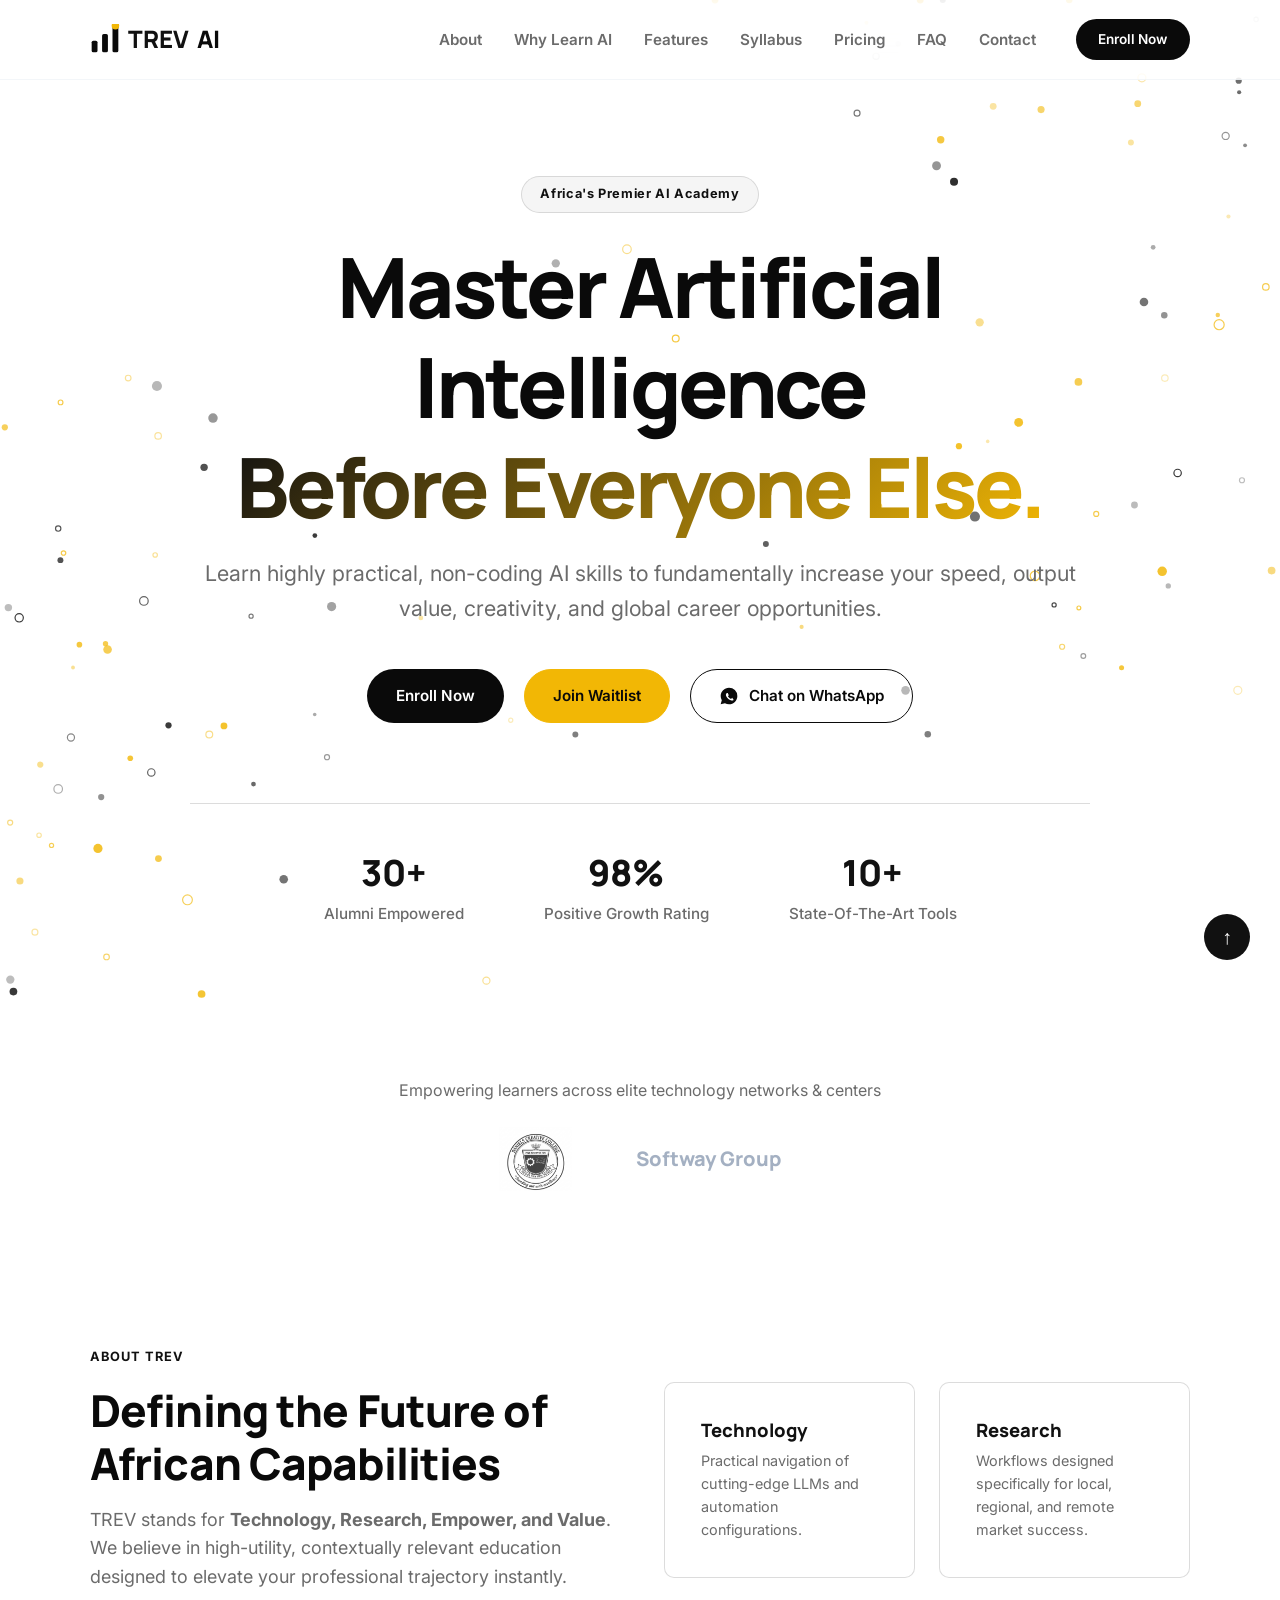
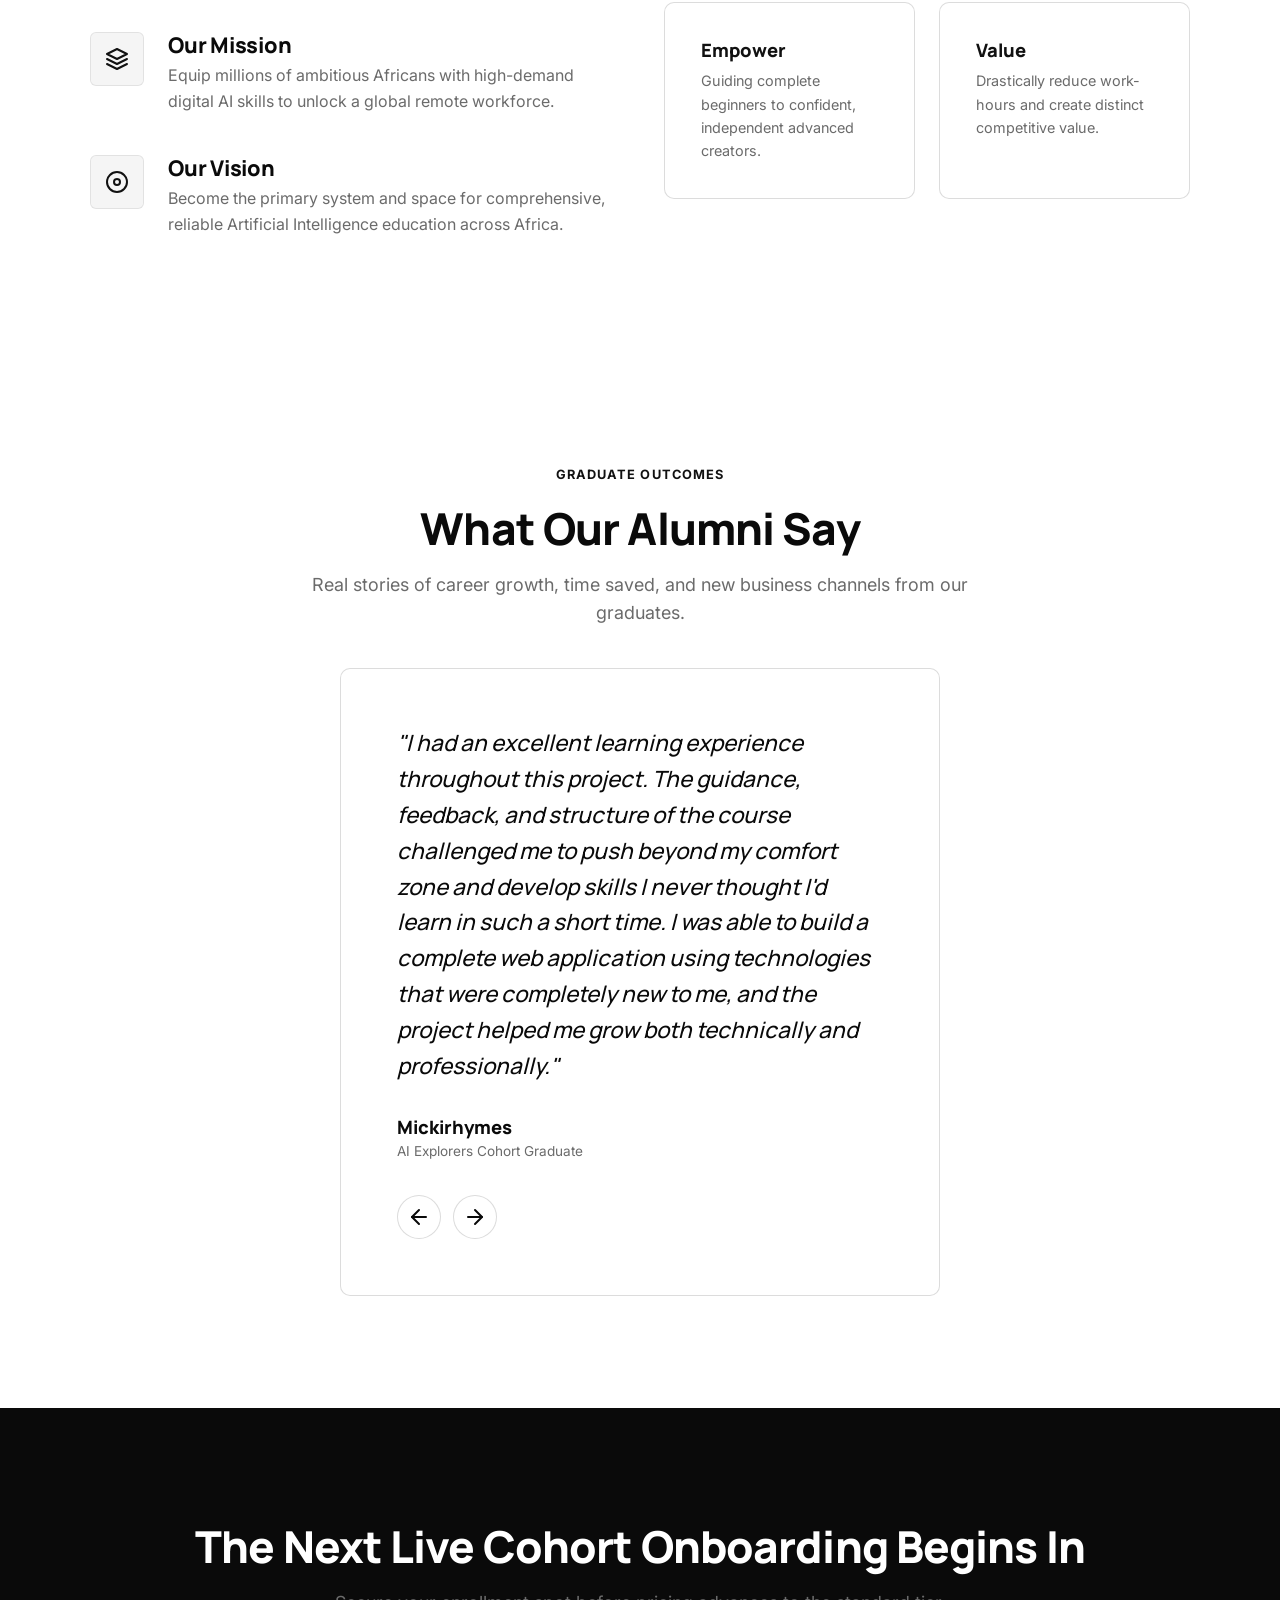
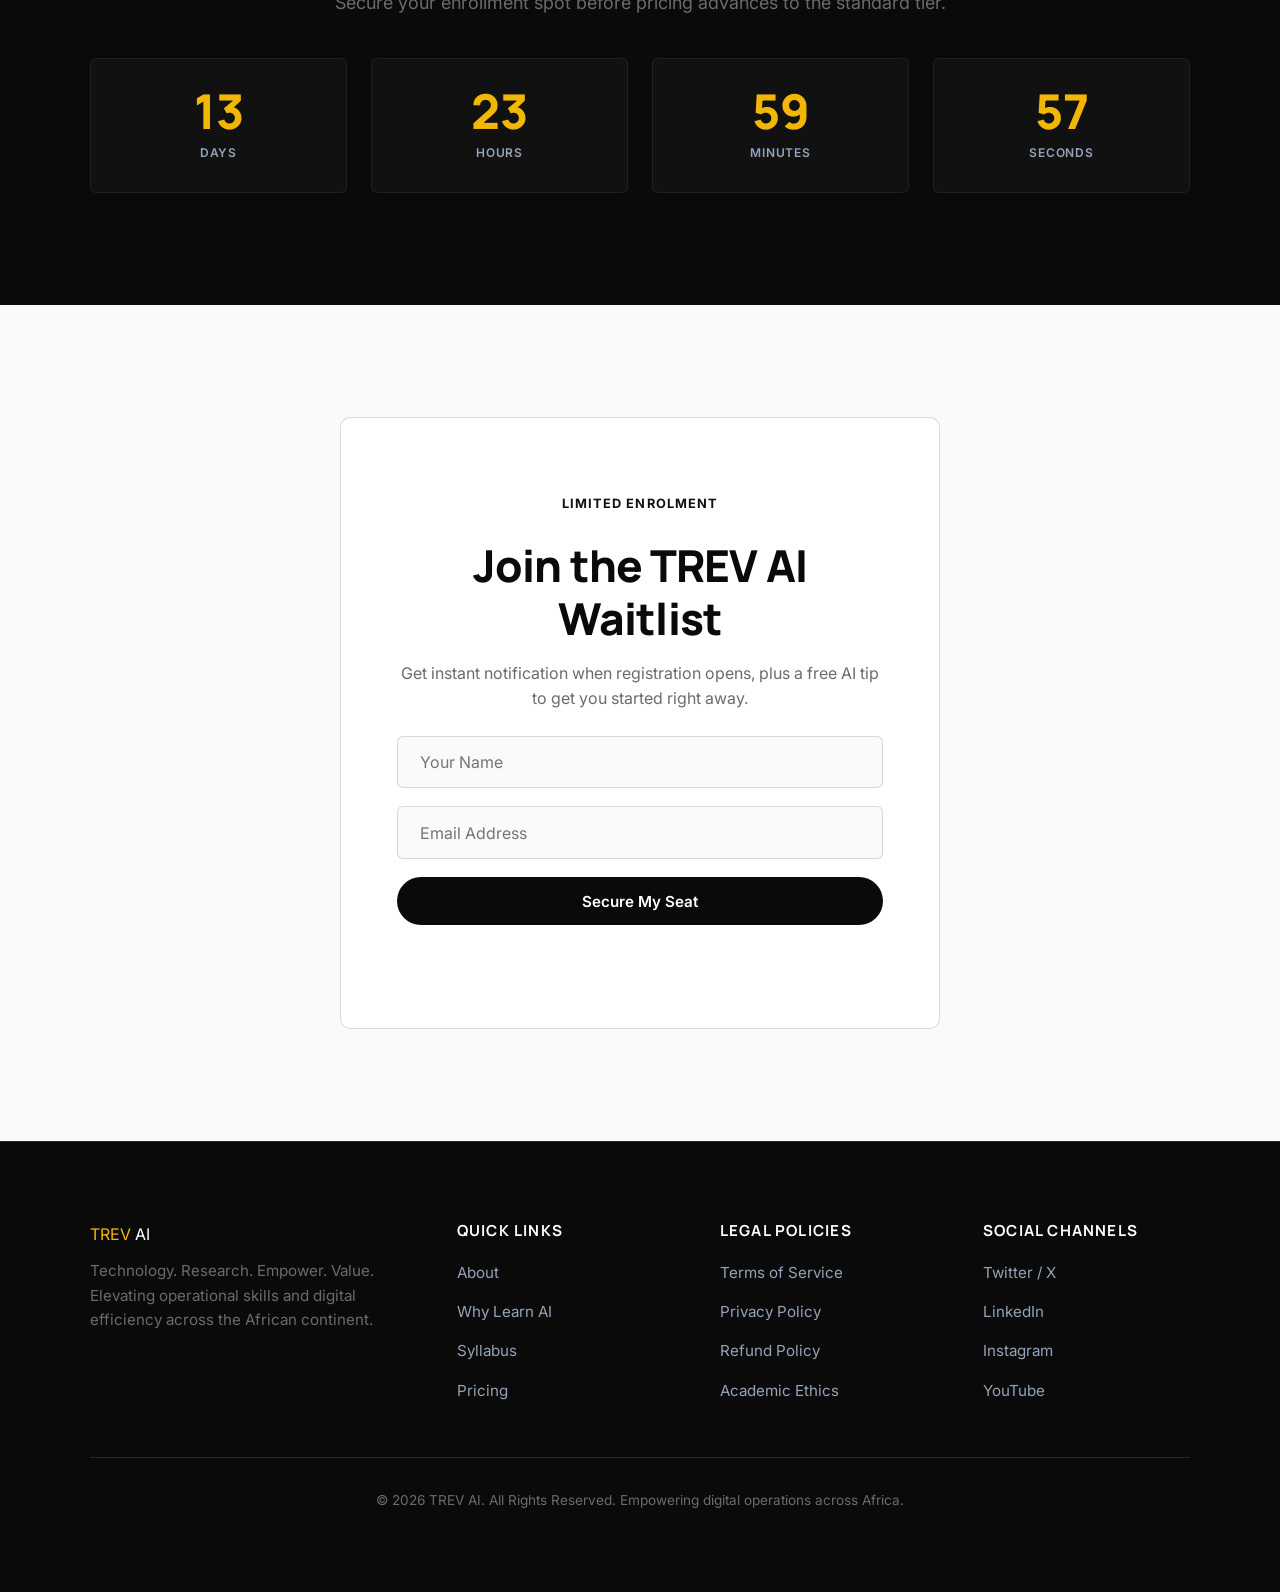
<file: Trev/index.html>
<!DOCTYPE html>
<html lang="en" class="scroll-smooth">
<head>
  <meta charset="UTF-8">
  <meta name="viewport" content="width=device-width, initial-scale=1.0">
  <title>TREV AI Masterclass | Master Practical Artificial Intelligence</title>
  
  <!-- SEO & Metadata -->
  <meta name="description" content="Gain access to Africa's leading AI education platform. Learn practical AI skills, prompt engineering, automation, content creation, and advanced workflows using ChatGPT, Gemini, Claude, and Google AI Studio. No coding required.">
  <meta name="keywords" content="AI Masterclass, Learn AI, Prompt Engineering, ChatGPT Africa, Google AI Studio, Claude, AI Automation, Tech Digital Skills, TREV AI, AI for Professionals">
  <meta name="author" content="TREV AI">
  <link rel="canonical" href="https://trev-ai.com">
  <link rel="icon" type="image/x-icon" href="favicon.ico">
  <link rel="icon" type="image/png" sizes="32x32" href="assets/favicon/favicon-32.png">
  <link rel="icon" type="image/png" sizes="16x16" href="assets/favicon/favicon-16.png">
  <link rel="apple-touch-icon" sizes="180x180" href="assets/favicon/apple-touch-icon.png">
  <link rel="icon" type="image/png" sizes="192x192" href="assets/favicon/icon-192.png">
  <link rel="icon" type="image/png" sizes="512x512" href="assets/favicon/icon-512.png">

  <!-- Open Graph / Facebook -->
  <meta property="og:type" content="website">
  <meta property="og:url" content="https://trev-ai.com">
  <meta property="og:title" content="TREV AI Masterclass | Master Practical Artificial Intelligence">
  <meta property="og:description" content="Gain access to Africa's leading AI education platform. Learn practical AI skills, prompt engineering, automation, content creation, and advanced workflows using ChatGPT, Gemini, Claude, and Google AI Studio. No coding required.">
  <meta property="og:image" content="https://trev-ai.com/assets/images/og-banner.png">

  <!-- Twitter -->
  <meta property="twitter:card" content="summary_large_image">
  <meta property="twitter:url" content="https://trev-ai.com">
  <meta property="twitter:title" content="TREV AI Masterclass | Master Practical Artificial Intelligence">
  <meta property="twitter:description" content="Gain access to Africa's leading AI education platform. Learn practical AI skills, prompt engineering, automation, content creation, and advanced workflows using ChatGPT, Gemini, Claude, and Google AI Studio. No coding required.">
  <meta property="twitter:image" content="https://trev-ai.com/assets/images/og-banner.png">

  <!-- Fonts Preconnect -->
  <link rel="preconnect" href="https://fonts.googleapis.com">
  <link rel="preconnect" href="https://fonts.gstatic.com" crossorigin>
  <link href="https://fonts.googleapis.com/css2?family=Inter:wght@300;400;500;600;700&family=Manrope:wght@500;600;700;800&display=swap" rel="stylesheet">

  <link rel="stylesheet" href="css/style.css">

  <!-- Course Schema JSON-LD for SEO -->
  <script type="application/ld+json">
  {
    "@context": "https://schema.org",
    "@type": "Course",
    "name": "TREV AI Masterclass",
    "description": "Comprehensive practical AI training program covering Prompt Engineering, ChatGPT, Gemini, Claude, NotebookLM, Automation, and multi-agent workflows.",
    "provider": {
      "@type": "Organization",
      "name": "TREV AI",
      "sameAs": "https://trev-ai.com"
    },
    "hasCourseInstance": {
      "@type": "CourseInstance",
      "courseMode": "Online",
      "courseWorkload": "PT25H",
      "offers": {
        "@type": "Offer",
        "price": "49.00",
        "priceCurrency": "USD",
        "category": "Paid"
      }
    }
  }
  </script>
</head>
<body class="bg-background text-text antialiased selection:bg-primary/20 selection:text-primary">

  <!-- Skip-Link for Accessibility -->
  <a href="#main-content" class="skip-link">Skip to main content</a>

  <!-- Header Section -->
  <header class="main-header" id="header" role="banner">
    <div class="header-container container">
      <a href="index.html" class="logo" aria-label="TREV AI Homepage">
        <svg class="logo-mark" width="30" height="30" viewBox="0 0 36 36" fill="none" xmlns="http://www.w3.org/2000/svg" aria-hidden="true">
          <rect x="2" y="20" width="7" height="14" rx="2" fill="currentColor"/>
          <rect x="14.5" y="12" width="7" height="22" rx="2" fill="currentColor"/>
          <rect x="27" y="2" width="7" height="32" rx="2" fill="currentColor"/>
          <circle cx="30.5" cy="2" r="4.5" fill="var(--accent)"/>
        </svg>
        <span class="logo-accent">TREV</span> <span class="logo-text">AI</span>
      </a>
      
      <button class="menu-toggle" aria-label="Toggle Navigation Menu" aria-controls="primary-nav" aria-expanded="false">
        <span class="bar"></span>
        <span class="bar"></span>
        <span class="bar"></span>
      </button>

      <nav class="primary-nav" id="primary-nav" aria-label="Main Directory">
        <ul class="nav-links">
          <li><a href="#about" class="nav-link">About</a></li>
          <li><a href="course.html#why-learn-ai" class="nav-link">Why Learn AI</a></li>
          <li><a href="course.html#features" class="nav-link">Features</a></li>
          <li><a href="course.html#modules" class="nav-link">Syllabus</a></li>
          <li><a href="pricing.html#pricing" class="nav-link">Pricing</a></li>
          <li><a href="pricing.html#faq" class="nav-link">FAQ</a></li>
          <li><a href="contact.html#contact" class="nav-link">Contact</a></li>
        </ul>
        <div class="nav-cta">
          <a href="pricing.html#pricing" class="btn btn-primary btn-sm">Enroll Now</a>
        </div>
      </nav>
    </div>
  </header>

  <main id="main-content">

    <!-- 1. HERO SECTION -->
    <section class="hero-section" id="hero">
      <div class="hero-bg-blobs" aria-hidden="true">
      <svg class="hero-scatter" viewBox="0 0 1600 700" xmlns="http://www.w3.org/2000/svg" aria-hidden="true" preserveAspectRatio="xMidYMid slice">
      <circle cx="712.8" cy="485.8" r="1.4" fill="none" stroke="var(--accent)" stroke-width="0.8" opacity="0.27"/>
      <circle cx="1513.2" cy="103.5" r="3.1" fill="var(--dark)" opacity="0.35"/>
      <circle cx="232.3" cy="382.8" r="2.5" fill="var(--dark)" opacity="0.69"/>
      <circle cx="75.2" cy="467.3" r="1.4" fill="var(--dark)" opacity="0.71"/>
      <circle cx="1360.0" cy="171.2" r="2.7" fill="none" stroke="var(--dark)" stroke-width="0.8" opacity="0.66"/>
      <circle cx="1107.7" cy="346.6" r="1.7" fill="none" stroke="var(--accent)" stroke-width="0.8" opacity="0.71"/>
      <circle cx="1124.8" cy="450.4" r="1.7" fill="var(--accent)" opacity="0.78"/>
      <circle cx="1015.1" cy="300.9" r="2.1" fill="var(--accent)" opacity="0.85"/>
      <circle cx="1398.3" cy="199.2" r="2.0" fill="none" stroke="var(--dark)" stroke-width="0.8" opacity="0.53"/>
      <circle cx="1348.8" cy="338.7" r="1.8" fill="var(--accent)" opacity="0.25"/>
      <circle cx="509.5" cy="495.4" r="2.3" fill="none" stroke="var(--accent)" stroke-width="0.8" opacity="0.47"/>
      <circle cx="1084.7" cy="436.2" r="1.7" fill="none" stroke="var(--accent)" stroke-width="0.8" opacity="0.59"/>
      <circle cx="539.3" cy="528.8" r="1.6" fill="var(--dark)" opacity="0.61"/>
      <circle cx="1406.0" cy="294.1" r="1.7" fill="var(--accent)" opacity="0.26"/>
      <circle cx="850.6" cy="0.0" r="2.3" fill="var(--accent)" opacity="0.54"/>
      <circle cx="118.1" cy="397.6" r="2.1" fill="var(--dark)" opacity="0.28"/>
      <circle cx="1299.2" cy="1.3" r="1.5" fill="var(--accent)" opacity="0.53"/>
      <circle cx="1445.1" cy="347.3" r="3.3" fill="none" stroke="var(--dark)" stroke-width="0.8" opacity="0.76"/>
      <circle cx="512.0" cy="282.0" r="3.2" fill="var(--dark)" opacity="0.42"/>
      <circle cx="222.1" cy="557.6" r="1.3" fill="var(--dark)" opacity="0.55"/>
      <circle cx="1203.8" cy="54.4" r="2.1" fill="var(--dark)" opacity="0.59"/>
      <circle cx="1317.3" cy="273.4" r="2.8" fill="var(--accent)" opacity="0.49"/>
      <circle cx="537.7" cy="415.6" r="1.4" fill="none" stroke="var(--dark)" stroke-width="0.8" opacity="0.55"/>
      <circle cx="470.4" cy="521.0" r="2.5" fill="none" stroke="var(--dark)" stroke-width="0.8" opacity="0.64"/>
      <circle cx="394.7" cy="563.3" r="1.5" fill="none" stroke="var(--accent)" stroke-width="0.8" opacity="0.38"/>
      <circle cx="307.6" cy="483.0" r="1.3" fill="var(--accent)" opacity="0.33"/>
      <circle cx="1371.3" cy="44.4" r="3.2" fill="var(--dark)" opacity="0.75"/>
      <circle cx="884.9" cy="366.9" r="2.0" fill="var(--dark)" opacity="0.65"/>
      <circle cx="652.2" cy="416.8" r="1.6" fill="var(--accent)" opacity="0.36"/>
      <circle cx="592.0" cy="409.1" r="3.1" fill="var(--dark)" opacity="0.38"/>
      <circle cx="439.5" cy="434.1" r="1.8" fill="var(--accent)" opacity="0.71"/>
      <circle cx="374.0" cy="409.8" r="2.5" fill="var(--dark)" opacity="0.27"/>
      <circle cx="302.0" cy="474.4" r="1.8" fill="var(--dark)" opacity="0.25"/>
      <circle cx="1029.1" cy="217.4" r="2.8" fill="var(--accent)" opacity="0.44"/>
      <circle cx="230.2" cy="541.4" r="1.6" fill="var(--dark)" opacity="0.49"/>
      <circle cx="178.9" cy="493.0" r="1.7" fill="var(--accent)" opacity="0.79"/>
      <circle cx="1308.6" cy="274.3" r="1.7" fill="none" stroke="var(--accent)" stroke-width="0.8" opacity="0.73"/>
      <circle cx="1288.3" cy="93.6" r="1.6" fill="none" stroke="var(--dark)" stroke-width="0.8" opacity="0.55"/>
      <circle cx="1600.0" cy="319.5" r="2.7" fill="var(--accent)" opacity="0.58"/>
      <circle cx="1484.0" cy="561.0" r="3.2" fill="var(--dark)" opacity="0.68"/>
      <circle cx="465.4" cy="405.3" r="2.9" fill="none" stroke="var(--dark)" stroke-width="0.8" opacity="0.63"/>
      <circle cx="1131.1" cy="96.1" r="2.0" fill="var(--accent)" opacity="0.38"/>
      <circle cx="132.8" cy="565.9" r="2.7" fill="var(--dark)" opacity="0.71"/>
      <circle cx="1322.2" cy="472.6" r="2.8" fill="var(--dark)" opacity="0.79"/>
      <circle cx="5.3" cy="427.2" r="2.2" fill="none" stroke="var(--accent)" stroke-width="0.8" opacity="0.62"/>
      <circle cx="193.6" cy="475.2" r="1.8" fill="none" stroke="var(--accent)" stroke-width="0.8" opacity="0.52"/>
      <circle cx="302.9" cy="596.4" r="1.3" fill="none" stroke="var(--dark)" stroke-width="0.8" opacity="0.38"/>
      <circle cx="1471.8" cy="0.0" r="2.7" fill="var(--dark)" opacity="0.38"/>
      <circle cx="258.0" cy="563.7" r="1.4" fill="var(--accent)" opacity="0.44"/>
      <circle cx="140.7" cy="463.1" r="2.9" fill="none" stroke="var(--dark)" stroke-width="0.8" opacity="0.61"/>
      <circle cx="1055.4" cy="284.9" r="3.0" fill="var(--accent)" opacity="0.83"/>
      <circle cx="381.8" cy="594.2" r="2.4" fill="var(--accent)" opacity="0.51"/>
      <circle cx="250.8" cy="475.8" r="2.5" fill="var(--dark)" opacity="0.45"/>
      <circle cx="142.1" cy="568.6" r="1.8" fill="none" stroke="var(--accent)" stroke-width="0.8" opacity="0.82"/>
      <circle cx="403.1" cy="570.2" r="1.4" fill="none" stroke="var(--accent)" stroke-width="0.8" opacity="0.67"/>
      <circle cx="225.4" cy="538.7" r="1.8" fill="none" stroke="var(--accent)" stroke-width="0.8" opacity="0.32"/>
      <circle cx="1600.0" cy="123.2" r="2.5" fill="var(--dark)" opacity="0.61"/>
      <circle cx="952.7" cy="15.4" r="1.3" fill="var(--accent)" opacity="0.82"/>
      <circle cx="0.0" cy="539.8" r="1.8" fill="none" stroke="var(--dark)" stroke-width="0.8" opacity="0.32"/>
      <circle cx="0.0" cy="378.3" r="3.4" fill="var(--accent)" opacity="0.71"/>
      <circle cx="1560.5" cy="158.9" r="2.5" fill="none" stroke="var(--accent)" stroke-width="0.8" opacity="0.83"/>
      <circle cx="959.2" cy="38.0" r="2.1" fill="none" stroke="var(--dark)" stroke-width="0.8" opacity="0.53"/>
      <circle cx="377.4" cy="668.8" r="2.6" fill="var(--dark)" opacity="0.81"/>
      <circle cx="1600.0" cy="0.0" r="2.8" fill="none" stroke="var(--dark)" stroke-width="0.8" opacity="0.42"/>
      <circle cx="475.0" cy="294.0" r="2.2" fill="none" stroke="var(--accent)" stroke-width="0.8" opacity="0.4"/>
      <circle cx="1492.8" cy="143.1" r="2.6" fill="var(--dark)" opacity="0.36"/>
      <circle cx="371.6" cy="288.2" r="2.1" fill="var(--accent)" opacity="0.65"/>
      <circle cx="1025.9" cy="348.4" r="3.4" fill="var(--dark)" opacity="0.58"/>
      <circle cx="1326.8" cy="0.0" r="1.5" fill="var(--accent)" opacity="0.78"/>
      <circle cx="1426.7" cy="141.3" r="1.4" fill="var(--dark)" opacity="0.8"/>
      <circle cx="1378.9" cy="191.2" r="2.3" fill="none" stroke="var(--accent)" stroke-width="0.8" opacity="0.52"/>
      <circle cx="1600.0" cy="362.0" r="2.1" fill="var(--dark)" opacity="0.55"/>
      <circle cx="475.2" cy="579.1" r="2.3" fill="var(--accent)" opacity="0.71"/>
      <circle cx="456.2" cy="511.4" r="1.9" fill="var(--accent)" opacity="0.8"/>
      <circle cx="994.1" cy="495.2" r="2.2" fill="var(--dark)" opacity="0.52"/>
      <circle cx="395.5" cy="515.7" r="2.1" fill="var(--accent)" opacity="0.45"/>
      <circle cx="588.9" cy="510.7" r="1.7" fill="none" stroke="var(--dark)" stroke-width="0.8" opacity="0.42"/>
      <circle cx="1066.4" cy="388.4" r="3.2" fill="none" stroke="var(--accent)" stroke-width="0.8" opacity="0.73"/>
      <circle cx="105.4" cy="382.8" r="2.5" fill="var(--accent)" opacity="0.66"/>
      <circle cx="1156.3" cy="395.2" r="1.8" fill="var(--dark)" opacity="0.29"/>
      <circle cx="184.7" cy="465.1" r="2.3" fill="var(--accent)" opacity="0.59"/>
      <circle cx="161.7" cy="511.8" r="3.3" fill="var(--dark)" opacity="0.7"/>
      <circle cx="357.7" cy="303.6" r="2.9" fill="none" stroke="var(--dark)" stroke-width="0.8" opacity="0.66"/>
      <circle cx="1447.3" cy="303.4" r="1.4" fill="none" stroke="var(--accent)" stroke-width="0.8" opacity="0.7"/>
      <circle cx="1540.9" cy="34.8" r="3.2" fill="none" stroke="var(--dark)" stroke-width="0.8" opacity="0.83"/>
      <circle cx="196.8" cy="512.8" r="2.7" fill="var(--accent)" opacity="0.76"/>
      <circle cx="1162.6" cy="319.0" r="2.5" fill="none" stroke="var(--dark)" stroke-width="0.8" opacity="0.81"/>
      <circle cx="1543.8" cy="248.3" r="2.6" fill="var(--accent)" opacity="0.67"/>
      <circle cx="1189.7" cy="212.4" r="1.5" fill="var(--accent)" opacity="0.65"/>
      <circle cx="494.8" cy="606.9" r="3.3" fill="none" stroke="var(--accent)" stroke-width="0.8" opacity="0.66"/>
      <circle cx="391.9" cy="628.7" r="2.0" fill="none" stroke="var(--accent)" stroke-width="0.8" opacity="0.36"/>
      <circle cx="55.1" cy="449.6" r="3.4" fill="var(--dark)" opacity="0.37"/>
      <circle cx="1322.8" cy="437.5" r="1.8" fill="var(--dark)" opacity="0.84"/>
      <circle cx="1034.5" cy="297.7" r="1.2" fill="var(--accent)" opacity="0.33"/>
      <circle cx="1525.0" cy="96.6" r="3.3" fill="var(--accent)" opacity="0.72"/>
      <circle cx="244.0" cy="494.0" r="2.3" fill="none" stroke="var(--dark)" stroke-width="0.8" opacity="0.29"/>
      <circle cx="960.6" cy="341.5" r="2.4" fill="none" stroke="var(--accent)" stroke-width="0.8" opacity="0.61"/>
      <circle cx="1600.0" cy="182.8" r="1.7" fill="var(--accent)" opacity="0.52"/>
      <circle cx="909.0" cy="422.8" r="1.4" fill="var(--accent)" opacity="0.51"/>
      <circle cx="409.1" cy="377.8" r="2.0" fill="var(--dark)" opacity="0.7"/>
      <circle cx="1481.3" cy="202.6" r="1.7" fill="var(--accent)" opacity="0.76"/>
      <circle cx="504.3" cy="670.4" r="2.6" fill="var(--accent)" opacity="0.81"/>
      <circle cx="97.6" cy="470.3" r="1.5" fill="var(--dark)" opacity="0.29"/>
      <circle cx="974.1" cy="29.5" r="1.9" fill="var(--dark)" opacity="0.61"/>
      <circle cx="1222.1" cy="193.5" r="2.2" fill="none" stroke="var(--accent)" stroke-width="0.8" opacity="0.7"/>
      <circle cx="208.8" cy="386.7" r="3.4" fill="var(--accent)" opacity="0.37"/>
      <circle cx="1070.5" cy="73.9" r="2.4" fill="var(--accent)" opacity="0.59"/>
      <circle cx="66.6" cy="543.4" r="2.5" fill="var(--dark)" opacity="0.68"/>
      <circle cx="1273.7" cy="417.1" r="2.0" fill="var(--accent)" opacity="0.31"/>
      <circle cx="155.5" cy="341.6" r="2.3" fill="var(--accent)" opacity="0.56"/>
      <circle cx="409.2" cy="271.4" r="1.6" fill="none" stroke="var(--accent)" stroke-width="0.8" opacity="0.71"/>
      <circle cx="287.5" cy="628.3" r="3.4" fill="none" stroke="var(--accent)" stroke-width="0.8" opacity="0.83"/>
      <circle cx="9.7" cy="341.0" r="1.9" fill="var(--accent)" opacity="0.28"/>
      <circle cx="1366.8" cy="239.4" r="3.3" fill="var(--dark)" opacity="0.27"/>
      <circle cx="946.4" cy="76.3" r="2.0" fill="none" stroke="var(--dark)" stroke-width="0.8" opacity="0.55"/>
      <circle cx="1600.0" cy="349.2" r="2.1" fill="none" stroke="var(--dark)" stroke-width="0.8" opacity="0.66"/>
      <circle cx="18.6" cy="514.5" r="3.2" fill="var(--dark)" opacity="0.45"/>
      <circle cx="1460.7" cy="220.0" r="1.4" fill="none" stroke="var(--dark)" stroke-width="0.8" opacity="0.64"/>
      <circle cx="1600.0" cy="338.1" r="2.1" fill="none" stroke="var(--accent)" stroke-width="0.8" opacity="0.47"/>
      <circle cx="1139.9" cy="203.7" r="2.9" fill="var(--dark)" opacity="0.57"/>
      <circle cx="1600.0" cy="32.7" r="2.7" fill="var(--dark)" opacity="0.79"/>
      <circle cx="1153.6" cy="212.6" r="2.2" fill="var(--dark)" opacity="0.44"/>
      <circle cx="346.7" cy="538.9" r="2.9" fill="none" stroke="var(--dark)" stroke-width="0.8" opacity="0.5"/>
      <circle cx="1079.3" cy="408.0" r="1.4" fill="none" stroke="var(--dark)" stroke-width="0.8" opacity="0.76"/>
      <circle cx="1154.0" cy="255.0" r="2.2" fill="none" stroke="var(--accent)" stroke-width="0.8" opacity="0.27"/>
      <circle cx="286.8" cy="542.6" r="2.6" fill="none" stroke="var(--dark)" stroke-width="0.8" opacity="0.33"/>
      <circle cx="264.1" cy="276.9" r="1.8" fill="var(--dark)" opacity="0.58"/>
      <circle cx="0.0" cy="429.9" r="2.2" fill="var(--accent)" opacity="0.79"/>
      <circle cx="1484.1" cy="0.0" r="2.5" fill="var(--accent)" opacity="0.65"/>
      <circle cx="110.4" cy="570.9" r="2.2" fill="none" stroke="var(--dark)" stroke-width="0.8" opacity="0.84"/>
      <circle cx="791.2" cy="168.1" r="2.9" fill="none" stroke="var(--accent)" stroke-width="0.8" opacity="0.46"/>
      <circle cx="1600.0" cy="0.0" r="2.8" fill="none" stroke="var(--dark)" stroke-width="0.8" opacity="0.27"/>
      <circle cx="1256.3" cy="281.7" r="1.3" fill="var(--dark)" opacity="0.42"/>
      <circle cx="1152.2" cy="385.3" r="3.2" fill="var(--accent)" opacity="0.83"/>
      <circle cx="226.0" cy="361.9" r="3.4" fill="none" stroke="var(--accent)" stroke-width="0.8" opacity="0.43"/>
      <circle cx="274.5" cy="473.2" r="1.3" fill="var(--dark)" opacity="0.46"/>
      <circle cx="245.9" cy="499.0" r="2.8" fill="var(--accent)" opacity="0.27"/>
      <circle cx="33.2" cy="441.4" r="2.5" fill="var(--dark)" opacity="0.82"/>
      <circle cx="1250.8" cy="59.2" r="2.8" fill="var(--accent)" opacity="0.48"/>
      <circle cx="317.8" cy="648.9" r="1.6" fill="none" stroke="var(--accent)" stroke-width="0.8" opacity="0.29"/>
      <circle cx="696.4" cy="661.4" r="2.4" fill="none" stroke="var(--accent)" stroke-width="0.8" opacity="0.43"/>
      <circle cx="1208.1" cy="98.0" r="1.3" fill="var(--dark)" opacity="0.47"/>
      <circle cx="979.1" cy="465.6" r="2.9" fill="var(--dark)" opacity="0.29"/>
      <circle cx="1236.0" cy="483.3" r="1.6" fill="var(--dark)" opacity="0.51"/>
      <circle cx="1334.5" cy="161.3" r="3.3" fill="none" stroke="var(--dark)" stroke-width="0.8" opacity="0.42"/>
      <circle cx="1146.1" cy="166.8" r="1.6" fill="var(--dark)" opacity="0.34"/>
      <circle cx="506.0" cy="315.2" r="2.5" fill="var(--dark)" opacity="0.71"/>
      <circle cx="1203.2" cy="465.6" r="2.7" fill="none" stroke="var(--accent)" stroke-width="0.8" opacity="0.29"/>
      <circle cx="152.1" cy="443.1" r="3.4" fill="var(--accent)" opacity="0.49"/>
      <circle cx="1004.2" cy="0.0" r="2.0" fill="var(--dark)" opacity="0.4"/>
      <circle cx="1600.0" cy="168.9" r="2.2" fill="none" stroke="var(--dark)" stroke-width="0.8" opacity="0.55"/>
      <circle cx="315.5" cy="353.6" r="3.1" fill="var(--dark)" opacity="0.53"/>
      <circle cx="1547.5" cy="230.0" r="2.5" fill="none" stroke="var(--accent)" stroke-width="0.8" opacity="0.58"/>
      <circle cx="436.6" cy="537.6" r="2.1" fill="var(--dark)" opacity="0.45"/>
      <circle cx="1089.5" cy="0.0" r="2.2" fill="var(--accent)" opacity="0.61"/>
      <circle cx="300.0" cy="596.1" r="2.3" fill="var(--dark)" opacity="0.54"/>
      <circle cx="375.3" cy="660.7" r="2.8" fill="var(--dark)" opacity="0.27"/>
      <circle cx="1236.5" cy="414.7" r="1.5" fill="var(--dark)" opacity="0.27"/>
      <circle cx="1002.8" cy="94.2" r="2.5" fill="var(--accent)" opacity="0.76"/>
      <circle cx="1567.7" cy="322.9" r="2.2" fill="var(--dark)" opacity="0.58"/>
      <circle cx="92.1" cy="533.7" r="1.9" fill="var(--accent)" opacity="0.37"/>
      <circle cx="416.2" cy="497.4" r="2.4" fill="none" stroke="var(--dark)" stroke-width="0.8" opacity="0.49"/>
      <circle cx="1135.7" cy="69.9" r="2.3" fill="var(--accent)" opacity="0.57"/>
      <circle cx="193.9" cy="468.1" r="2.6" fill="var(--accent)" opacity="0.5"/>
      <circle cx="1405.7" cy="315.3" r="3.1" fill="var(--accent)" opacity="0.64"/>
      <circle cx="381.3" cy="416.7" r="2.8" fill="none" stroke="var(--dark)" stroke-width="0.8" opacity="0.8"/>
      <circle cx="1418.6" cy="293.7" r="3.1" fill="none" stroke="var(--accent)" stroke-width="0.8" opacity="0.27"/>
      <circle cx="1369.8" cy="403.1" r="1.5" fill="var(--dark)" opacity="0.41"/>
      <circle cx="32.5" cy="524.9" r="2.4" fill="var(--dark)" opacity="0.36"/>
      <circle cx="225.2" cy="373.9" r="1.9" fill="none" stroke="var(--accent)" stroke-width="0.8" opacity="0.41"/>
      <circle cx="417.6" cy="450.2" r="1.3" fill="var(--accent)" opacity="0.43"/>
      <circle cx="519.4" cy="489.6" r="2.3" fill="var(--accent)" opacity="0.84"/>
      <circle cx="559.7" cy="593.0" r="2.9" fill="var(--dark)" opacity="0.57"/>
      <circle cx="1038.2" cy="71.7" r="2.3" fill="var(--accent)" opacity="0.37"/>
      <circle cx="1195.0" cy="91.7" r="2.4" fill="none" stroke="var(--dark)" stroke-width="0.8" opacity="0.43"/>
      <circle cx="474.2" cy="260.3" r="3.4" fill="var(--dark)" opacity="0.29"/>
      <circle cx="756.4" cy="495.4" r="2.0" fill="var(--dark)" opacity="0.52"/>
      <circle cx="327.1" cy="488.5" r="1.6" fill="var(--dark)" opacity="0.57"/>
      <circle cx="1600.0" cy="255.1" r="2.0" fill="none" stroke="var(--accent)" stroke-width="0.8" opacity="0.53"/>
      <circle cx="1401.4" cy="383.3" r="3.1" fill="none" stroke="var(--accent)" stroke-width="0.8" opacity="0.37"/>
      <circle cx="1519.9" cy="0.0" r="2.4" fill="none" stroke="var(--dark)" stroke-width="0.8" opacity="0.72"/>
      <circle cx="329.3" cy="620.4" r="1.7" fill="var(--dark)" opacity="0.84"/>
      <circle cx="183.5" cy="672.6" r="2.1" fill="var(--accent)" opacity="0.83"/>
      <circle cx="257.3" cy="433.8" r="2.2" fill="var(--dark)" opacity="0.43"/>
      <circle cx="580.7" cy="361.2" r="1.6" fill="var(--dark)" opacity="0.8"/>
      <circle cx="1204.1" cy="62.2" r="1.4" fill="var(--dark)" opacity="0.6"/>
      <circle cx="1350.0" cy="355.1" r="3.3" fill="var(--accent)" opacity="0.85"/>
      <circle cx="1412.8" cy="3.5" r="2.2" fill="var(--dark)" opacity="0.44"/>
      <circle cx="421.9" cy="434.8" r="1.9" fill="var(--accent)" opacity="0.77"/>
      <circle cx="1401.1" cy="22.0" r="2.0" fill="var(--dark)" opacity="0.55"/>
      <circle cx="440.9" cy="438.1" r="2.9" fill="var(--accent)" opacity="0.68"/>
      <circle cx="1215.5" cy="13.1" r="1.5" fill="none" stroke="var(--dark)" stroke-width="0.8" opacity="0.29"/>
      <circle cx="1248.2" cy="307.9" r="2.3" fill="none" stroke="var(--accent)" stroke-width="0.8" opacity="0.58"/>
      <circle cx="188.6" cy="599.3" r="1.6" fill="none" stroke="var(--dark)" stroke-width="0.8" opacity="0.56"/>
      <circle cx="242.8" cy="447.3" r="3.4" fill="var(--accent)" opacity="0.66"/>
      <circle cx="989.0" cy="0.0" r="2.3" fill="var(--accent)" opacity="0.72"/>
      <circle cx="1549.0" cy="437.9" r="1.8" fill="none" stroke="var(--dark)" stroke-width="0.8" opacity="0.66"/>
      <circle cx="1000.0" cy="111.8" r="3.0" fill="var(--dark)" opacity="0.43"/>
      <circle cx="285.5" cy="631.1" r="1.4" fill="none" stroke="var(--dark)" stroke-width="0.8" opacity="0.46"/>
      <circle cx="1496.6" cy="426.3" r="1.3" fill="var(--accent)" opacity="0.85"/>
      <circle cx="115.0" cy="530.0" r="1.8" fill="none" stroke="var(--accent)" stroke-width="0.8" opacity="0.29"/>
      <circle cx="454.8" cy="255.0" r="1.9" fill="none" stroke="var(--accent)" stroke-width="0.8" opacity="0.41"/>
      <circle cx="1250.2" cy="0.0" r="2.5" fill="none" stroke="var(--dark)" stroke-width="0.8" opacity="0.77"/>
      <circle cx="205.8" cy="680.6" r="1.6" fill="none" stroke="var(--accent)" stroke-width="0.8" opacity="0.33"/>
      <circle cx="0.0" cy="468.1" r="3.3" fill="var(--dark)" opacity="0.55"/>
      <circle cx="201.2" cy="533.9" r="1.9" fill="var(--accent)" opacity="0.74"/>
      <circle cx="1304.4" cy="73.1" r="1.9" fill="var(--dark)" opacity="0.63"/>
      <circle cx="1190.6" cy="219.0" r="3.4" fill="none" stroke="var(--accent)" stroke-width="0.8" opacity="0.71"/>
      <circle cx="407.6" cy="532.1" r="2.9" fill="none" stroke="var(--dark)" stroke-width="0.8" opacity="0.33"/>
      <circle cx="482.0" cy="489.2" r="2.1" fill="var(--dark)" opacity="0.8"/>
      <circle cx="1550.2" cy="140.8" r="2.9" fill="var(--dark)" opacity="0.46"/>
      <circle cx="1445.2" cy="416.2" r="1.4" fill="var(--accent)" opacity="0.38"/>
      <circle cx="1310.1" cy="198.2" r="1.3" fill="var(--accent)" opacity="0.5"/>
      <circle cx="1475.4" cy="269.0" r="2.0" fill="var(--accent)" opacity="0.68"/>
      <circle cx="1099.0" cy="442.5" r="1.6" fill="none" stroke="var(--dark)" stroke-width="0.8" opacity="0.4"/>
      <circle cx="1095.7" cy="257.6" r="2.6" fill="var(--accent)" opacity="0.69"/>
      <circle cx="315.0" cy="536.0" r="1.3" fill="none" stroke="var(--accent)" stroke-width="0.8" opacity="0.77"/>
      <circle cx="68.6" cy="536.4" r="2.1" fill="var(--accent)" opacity="0.32"/>
      <circle cx="473.0" cy="374.3" r="1.5" fill="none" stroke="var(--accent)" stroke-width="0.8" opacity="0.43"/>
      <circle cx="1011.8" cy="122.6" r="2.7" fill="var(--dark)" opacity="0.85"/>
      <circle cx="186.3" cy="676.7" r="2.3" fill="var(--accent)" opacity="0.48"/>
      <circle cx="288.9" cy="412.1" r="3.0" fill="none" stroke="var(--accent)" stroke-width="0.8" opacity="0.27"/>
      <circle cx="203.8" cy="465.1" r="1.5" fill="var(--dark)" opacity="0.74"/>
      <circle cx="1206.0" cy="323.9" r="1.7" fill="none" stroke="var(--dark)" stroke-width="0.8" opacity="0.27"/>
      <circle cx="1600.0" cy="264.7" r="2.0" fill="none" stroke="var(--dark)" stroke-width="0.8" opacity="0.63"/>
      <circle cx="1600.0" cy="285.7" r="1.6" fill="var(--dark)" opacity="0.43"/>
      <circle cx="1138.5" cy="52.5" r="2.7" fill="none" stroke="var(--accent)" stroke-width="0.8" opacity="0.34"/>
      <circle cx="1484.9" cy="140.9" r="2.2" fill="none" stroke="var(--dark)" stroke-width="0.8" opacity="0.78"/>
      <circle cx="434.4" cy="572.2" r="3.1" fill="var(--accent)" opacity="0.83"/>
      <circle cx="440.2" cy="645.4" r="1.9" fill="none" stroke="var(--accent)" stroke-width="0.8" opacity="0.58"/>
      <circle cx="580.6" cy="481.9" r="1.2" fill="var(--dark)" opacity="0.34"/>
      <circle cx="83.0" cy="530.8" r="1.8" fill="var(--dark)" opacity="0.4"/>
      <circle cx="1196.9" cy="146.0" r="1.4" fill="var(--accent)" opacity="0.3"/>
      <circle cx="257.7" cy="489.0" r="1.4" fill="none" stroke="var(--accent)" stroke-width="0.8" opacity="0.69"/>
      <circle cx="92.3" cy="654.2" r="2.7" fill="var(--accent)" opacity="0.59"/>
      <circle cx="1409.8" cy="137.4" r="3.1" fill="var(--accent)" opacity="0.31"/>
      <circle cx="275.2" cy="404.5" r="2.5" fill="var(--dark)" opacity="0.42"/>
      <circle cx="1419.4" cy="310.8" r="1.9" fill="var(--accent)" opacity="0.79"/>
      <circle cx="167.8" cy="369.1" r="2.0" fill="var(--accent)" opacity="0.48"/>
      <circle cx="358.9" cy="530.7" r="1.3" fill="none" stroke="var(--accent)" stroke-width="0.8" opacity="0.27"/>
      <circle cx="297.7" cy="416.9" r="2.4" fill="none" stroke="var(--dark)" stroke-width="0.8" opacity="0.42"/>
      <circle cx="1226.0" cy="384.8" r="2.6" fill="var(--accent)" opacity="0.51"/>
      <circle cx="743.2" cy="177.6" r="2.8" fill="var(--dark)" opacity="0.32"/>
      <circle cx="1326.9" cy="276.3" r="1.5" fill="var(--dark)" opacity="0.41"/>
      <circle cx="1133.5" cy="340.6" r="2.3" fill="var(--dark)" opacity="0.28"/>
      <circle cx="824.1" cy="228.3" r="2.3" fill="none" stroke="var(--accent)" stroke-width="0.8" opacity="0.77"/>
      <circle cx="237.1" cy="542.8" r="2.8" fill="none" stroke="var(--dark)" stroke-width="0.8" opacity="0.38"/>
      <circle cx="0.0" cy="497.5" r="3.0" fill="none" stroke="var(--dark)" stroke-width="0.8" opacity="0.82"/>
      <circle cx="407.6" cy="356.5" r="1.8" fill="none" stroke="var(--dark)" stroke-width="0.8" opacity="0.69"/>
      <circle cx="375.2" cy="554.8" r="1.7" fill="none" stroke="var(--accent)" stroke-width="0.8" opacity="0.5"/>
      <circle cx="193.6" cy="473.7" r="2.8" fill="var(--accent)" opacity="0.37"/>
      <circle cx="267.1" cy="527.5" r="3.2" fill="var(--dark)" opacity="0.67"/>
      <circle cx="1372.9" cy="71.0" r="2.7" fill="var(--accent)" opacity="0.43"/>
      <circle cx="338.9" cy="280.4" r="2.9" fill="none" stroke="var(--dark)" stroke-width="0.8" opacity="0.34"/>
      <circle cx="2.6" cy="519.0" r="3.1" fill="none" stroke="var(--accent)" stroke-width="0.8" opacity="0.73"/>
      <circle cx="1096.0" cy="410.0" r="1.3" fill="none" stroke="var(--accent)" stroke-width="0.8" opacity="0.74"/>
      <circle cx="411.2" cy="373.0" r="1.5" fill="none" stroke="var(--accent)" stroke-width="0.8" opacity="0.72"/>
      <circle cx="1429.4" cy="215.3" r="3.0" fill="var(--accent)" opacity="0.29"/>
      <circle cx="337.0" cy="558.5" r="1.3" fill="var(--dark)" opacity="0.51"/>
      <circle cx="34.9" cy="308.2" r="3.1" fill="none" stroke="var(--accent)" stroke-width="0.8" opacity="0.62"/>
      </svg>
      </div>
      <div class="container hero-container">
        <div class="hero-content text-center">
          <span class="badge fade-in-up">Africa's Premier AI Academy</span>
          <h1 class="hero-title fade-in-up">
            Master Artificial Intelligence <br>
            <span class="text-gradient">Before Everyone Else.</span>
          </h1>
          <p class="hero-subheadline fade-in-up delay-1">
            Learn highly practical, non-coding AI skills to fundamentally increase your speed, output value, creativity, and global career opportunities.
          </p>
          
          <div class="hero-actions fade-in-up delay-2">
            <a href="pricing.html#pricing" class="btn btn-primary">Enroll Now</a>
            <a href="#waitlist" class="btn btn-secondary">Join Waitlist</a>
            <a href="https://wa.me/2348139908559?text=Hello%20TREV%20AI%20Academy%2C%20I%20am%20interested%20in%20enrolling%20in%20the%20AI%20Masterclass." class="btn btn-outline" target="_blank" rel="noopener noreferrer">
              <svg class="icon-svg" width="20" height="20" viewBox="0 0 24 24" fill="currentColor" aria-hidden="true">
                <path d="M12.012 2c-5.506 0-9.989 4.478-9.99 9.984a9.96 9.96 0 0 0 1.333 4.993L2 22l5.13-1.347a9.944 9.944 0 0 0 4.88 1.277h.005c5.505 0 9.989-4.478 9.99-9.985A9.99 9.99 0 0 0 12.012 2zm5.82 14.19c-.24.675-1.18 1.223-1.63 1.27-.41.04-1.07.13-2.92-.64-2.37-.98-3.9-3.38-4.02-3.54-.11-.16-.97-1.29-.97-2.47 0-1.18.62-1.76.84-2 .23-.25.5-.3.66-.3.17 0 .33.01.47.01.15 0 .35-.06.55.42.2.49.69 1.68.75 1.8.06.12.1.27.02.44-.08.17-.12.27-.24.42-.12.14-.26.32-.37.43-.12.12-.25.26-.11.5.14.24.63 1.03 1.35 1.67.92.83 1.7 1.09 1.94 1.21.24.12.38.1.52-.07.14-.17.62-.72.79-.97.17-.25.34-.21.57-.12.24.1.1.5 1.5 2.22.06.12.11.22.11.33 0 .11-.05.67-.29 1.35z"/>
              </svg>
              Chat on WhatsApp
            </a>
          </div>

          <div class="hero-stats fade-in-up delay-3" aria-label="Key metrics">
            <div class="stat-item">
              <span class="counter" data-target="30">0</span><span>+</span>
              <p>Alumni Empowered</p>
            </div>
            <div class="stat-item">
              <span class="counter" data-target="98">0</span><span>%</span>
              <p>Positive Growth Rating</p>
            </div>
            <div class="stat-item">
              <span class="counter" data-target="10">0</span><span>+</span>
              <p>State-Of-The-Art Tools</p>
            </div>
          </div>
        </div>
      </div>
    </section>

    <!-- 2. TRUSTED BY SECTION -->
    <section class="trusted-section py-sm border-y border-border/40" id="trusted" aria-label="Accreditations and trusted partners">
      <div class="container text-center">
        <p class="section-subtitle">Empowering learners across elite technology networks & centers</p>
        <div class="trusted-logos">
          <div class="logo-item logo-item-img">
            <img src="assets/images/daniels-creative-academy-logo.png" alt="Daniels Creative Academy" loading="lazy">
          </div>
          <div class="logo-item">Softway Group</div>
        </div>
      </div>
    </section>

    <!-- 3. ABOUT SECTION -->
    <section class="about-section py-lg" id="about">
      <div class="container grid-2">
        <div class="about-info-panel scroll-reveal">
          <span class="section-tag">About TREV</span>
          <h2 class="section-heading">Defining the Future of African Capabilities</h2>
          <p class="section-desc">
            TREV stands for <strong>Technology, Research, Empower, and Value</strong>. We believe in high-utility, contextually relevant education designed to elevate your professional trajectory instantly.
          </p>
          
          <div class="mission-vision">
            <div class="mv-card">
              <div class="icon-wrapper" aria-hidden="true">
                <svg width="24" height="24" viewBox="0 0 24 24" fill="none" stroke="currentColor" stroke-width="2" stroke-linecap="round" stroke-linejoin="round">
                  <polygon points="12 2 2 7 12 12 22 7 12 2" />
                  <polyline points="2 17 12 22 22 17" />
                  <polyline points="2 12 12 17 22 12" />
                </svg>
              </div>
              <div>
                <h3>Our Mission</h3>
                <p>Equip millions of ambitious Africans with high-demand digital AI skills to unlock a global remote workforce.</p>
              </div>
            </div>
            <div class="mv-card">
              <div class="icon-wrapper" aria-hidden="true">
                <svg width="24" height="24" viewBox="0 0 24 24" fill="none" stroke="currentColor" stroke-width="2" stroke-linecap="round" stroke-linejoin="round">
                  <circle cx="12" cy="12" r="10"/>
                  <circle cx="12" cy="12" r="3"/>
                </svg>
              </div>
              <div>
                <h3>Our Vision</h3>
                <p>Become the primary system and space for comprehensive, reliable Artificial Intelligence education across Africa.</p>
              </div>
            </div>
          </div>
        </div>

        <div class="about-visual-panel scroll-reveal delay-1">
          <div class="brand-pillars-grid">
            <div class="pillar-card">
              <h4>Technology</h4>
              <p>Practical navigation of cutting-edge LLMs and automation configurations.</p>
            </div>
            <div class="pillar-card">
              <h4>Research</h4>
              <p>Workflows designed specifically for local, regional, and remote market success.</p>
            </div>
            <div class="pillar-card">
              <h4>Empower</h4>
              <p>Guiding complete beginners to confident, independent advanced creators.</p>
            </div>
            <div class="pillar-card">
              <h4>Value</h4>
              <p>Drastically reduce work-hours and create distinct competitive value.</p>
            </div>
          </div>
        </div>
      </div>
    </section>

    <!-- 11. TESTIMONIALS SECTION -->
    <section class="testimonials-section py-lg" id="testimonials">
      <div class="container">
        <div class="text-center max-w-lg mx-auto scroll-reveal">
          <span class="section-tag">Graduate Outcomes</span>
          <h2 class="section-heading">What Our Alumni Say</h2>
          <p class="section-desc">Real stories of career growth, time saved, and new business channels from our graduates.</p>
        </div>

        <div class="testimonial-slider-container mt-md mx-auto max-w-md scroll-reveal">
          <div class="testimonial-slider" id="testimonial-slider">
            
            <div class="slide active" aria-hidden="false" tabindex="0">
              <p class="testimonial-text">"I had an excellent learning experience throughout this project. The guidance, feedback, and structure of the course challenged me to push beyond my comfort zone and develop skills I never thought I'd learn in such a short time. I was able to build a complete web application using technologies that were completely new to me, and the project helped me grow both technically and professionally."</p>
              <div class="testimonial-author">
                <h4>Mickirhymes</h4>
                <span>AI Explorers Cohort Graduate</span>
              </div>
            </div>
            
            <div class="slide" aria-hidden="true" tabindex="-1">
              <p class="testimonial-text">"As an educator, I wanted to find ways to plan and review class outlines faster. The modules on NotebookLM and custom study systems showed me how to organize materials beautifully."</p>
              <div class="testimonial-author">
                <h4>Ibrahim Musa</h4>
                <span>Secondary School Teacher, Abuja</span>
              </div>
            </div>
            
            <div class="slide" aria-hidden="true" tabindex="-1">
              <p class="testimonial-text">"Setting up direct automation paths saved our support team hours of manual updates. Our response time has dropped, and we can manage all our leads from a single sheet."</p>
              <div class="testimonial-author">
                <h4>Tunde Alao</h4>
                <span>E-commerce Founder, Nairobi</span>
              </div>
            </div>

            <div class="slide" aria-hidden="true" tabindex="-1">
              <p class="testimonial-text">"This class changed my life. I literally mean it — from just randomly asking AI to do something, to now properly asking it and taking full advantage of it. The best package I've done."</p>
              <div class="testimonial-author">
                <h4>Goody</h4>
                <span>TREV AI Masterclass Student</span>
              </div>
            </div>

            <div class="slide" aria-hidden="true" tabindex="-1">
              <p class="testimonial-text">"I love the fact that the teacher actually came down to our level and made sure each of us came to understand each lesson. The routine class work and projects also helped learning faster."</p>
              <div class="testimonial-author">
                <h4>Maggie</h4>
                <span>TREV AI Masterclass Student</span>
              </div>
            </div>

          </div>
          
          <div class="slider-controls">
            <button class="slider-btn prev-btn" aria-label="Previous Testimonial">
              <svg width="24" height="24" viewBox="0 0 24 24" fill="none" stroke="currentColor" stroke-width="2" stroke-linecap="round" stroke-linejoin="round" aria-hidden="true">
                <line x1="19" y1="12" x2="5" y2="12"></line>
                <polyline points="12 19 5 12 12 5"></polyline>
              </svg>
            </button>
            <button class="slider-btn next-btn" aria-label="Next Testimonial">
              <svg width="24" height="24" viewBox="0 0 24 24" fill="none" stroke="currentColor" stroke-width="2" stroke-linecap="round" stroke-linejoin="round" aria-hidden="true">
                <line x1="5" y1="12" x2="19" y2="12"></line>
                <polyline points="12 5 19 12 12 19"></polyline>
              </svg>
            </button>
          </div>
        </div>
      </div>
    </section>

    <!-- 14. COUNTDOWN SECTION -->
    <section class="countdown-section py-lg bg-dark text-white text-center" id="countdown-cohort">
      <div class="container">
        <h2 class="section-heading text-white scroll-reveal">The Next Live Cohort Onboarding Begins In</h2>
        <p class="section-desc text-gray scroll-reveal delay-1">Secure your enrollment spot before pricing advances to the standard tier.</p>
        
        <div class="countdown-grid mt-md mx-auto max-w-sm scroll-reveal">
          <div class="countdown-item">
            <span class="time-num" id="days">00</span>
            <span class="time-label">Days</span>
          </div>
          <div class="countdown-item">
            <span class="time-num" id="hours">00</span>
            <span class="time-label">Hours</span>
          </div>
          <div class="countdown-item">
            <span class="time-num" id="minutes">00</span>
            <span class="time-label">Minutes</span>
          </div>
          <div class="countdown-item">
            <span class="time-num" id="seconds">00</span>
            <span class="time-label">Seconds</span>
          </div>
        </div>
      </div>
    </section>

    <!-- 15. WAITLIST SECTION -->
    <section class="waitlist-section py-lg bg-light" id="waitlist">
      <div class="container">
        <div class="waitlist-card mx-auto max-w-md scroll-reveal">
          <span class="section-tag">Limited Enrolment</span>
          <h2>Join the TREV AI Waitlist</h2>
          <p>Get instant notification when registration opens, plus a free AI tip to get you started right away.</p>
          
          <!-- Submission goes to Google Forms via JS (see js/script.js) -->
          <form class="waitlist-form mt-sm" id="waitlistForm" action="#" method="POST" novalidate>
            <div class="form-group">
              <label for="waitlist-name" class="sr-only">Your Name</label>
              <input type="text" name="name" id="waitlist-name" placeholder="Your Name" required class="form-input" aria-label="Enter your full name">
            </div>
            <div class="form-group">
              <label for="waitlist-email" class="sr-only">Email Address</label>
              <input type="email" name="email" id="waitlist-email" placeholder="Email Address" required class="form-input" aria-label="Enter your email address">
            </div>
            <button type="submit" class="btn btn-primary btn-full" id="waitlistSubmitBtn">
              <span class="btn-text">Secure My Seat</span>
            </button>
            <div class="form-message" id="waitlistMessage" role="alert" aria-live="polite"></div>
          </form>
        </div>
      </div>
    </section>


  </main>

  <!-- FOOTER SECTION -->
  <footer class="main-footer bg-dark text-white py-md" role="contentinfo">
    <div class="container">
      <div class="footer-top">
        <div class="footer-brand">
          <span class="logo-accent">TREV</span> <span class="logo-text text-white">AI</span>
          <p class="mt-xs text-gray">Technology. Research. Empower. Value. Elevating operational skills and digital efficiency across the African continent.</p>
        </div>
        <div class="footer-links-grid">
          <div>
            <h4>Quick Links</h4>
            <ul>
              <li><a href="#about">About</a></li>
              <li><a href="course.html#why-learn-ai">Why Learn AI</a></li>
              <li><a href="course.html#modules">Syllabus</a></li>
              <li><a href="pricing.html#pricing">Pricing</a></li>
            </ul>
          </div>
          <div>
            <h4>Legal Policies</h4>
            <ul>
              <li><a href="terms.html">Terms of Service</a></li>
              <li><a href="privacy.html">Privacy Policy</a></li>
              <li><a href="refund.html">Refund Policy</a></li>
              <li><a href="ethics.html">Academic Ethics</a></li>
            </ul>
          </div>
          <div>
            <h4>Social Channels</h4>
            <ul class="social-links-list">
              <li><a href="#" target="_blank" rel="noopener noreferrer">Twitter / X</a></li>
              <li><a href="#" target="_blank" rel="noopener noreferrer">LinkedIn</a></li>
              <li><a href="#" target="_blank" rel="noopener noreferrer">Instagram</a></li>
              <li><a href="#" target="_blank" rel="noopener noreferrer">YouTube</a></li>
            </ul>
          </div>
        </div>
      </div>
      <div class="footer-bottom text-center text-gray mt-md">
        <p>&copy; 2026 TREV AI. All Rights Reserved. Empowering digital operations across Africa.</p>
      </div>
    </div>
  </footer>

  <!-- Back to Top Button -->
  <button id="backToTop" class="back-to-top" aria-label="Scroll to top of the page">↑</button>

  <script src="js/script.js" defer></script>
</body>
</html>
</file>
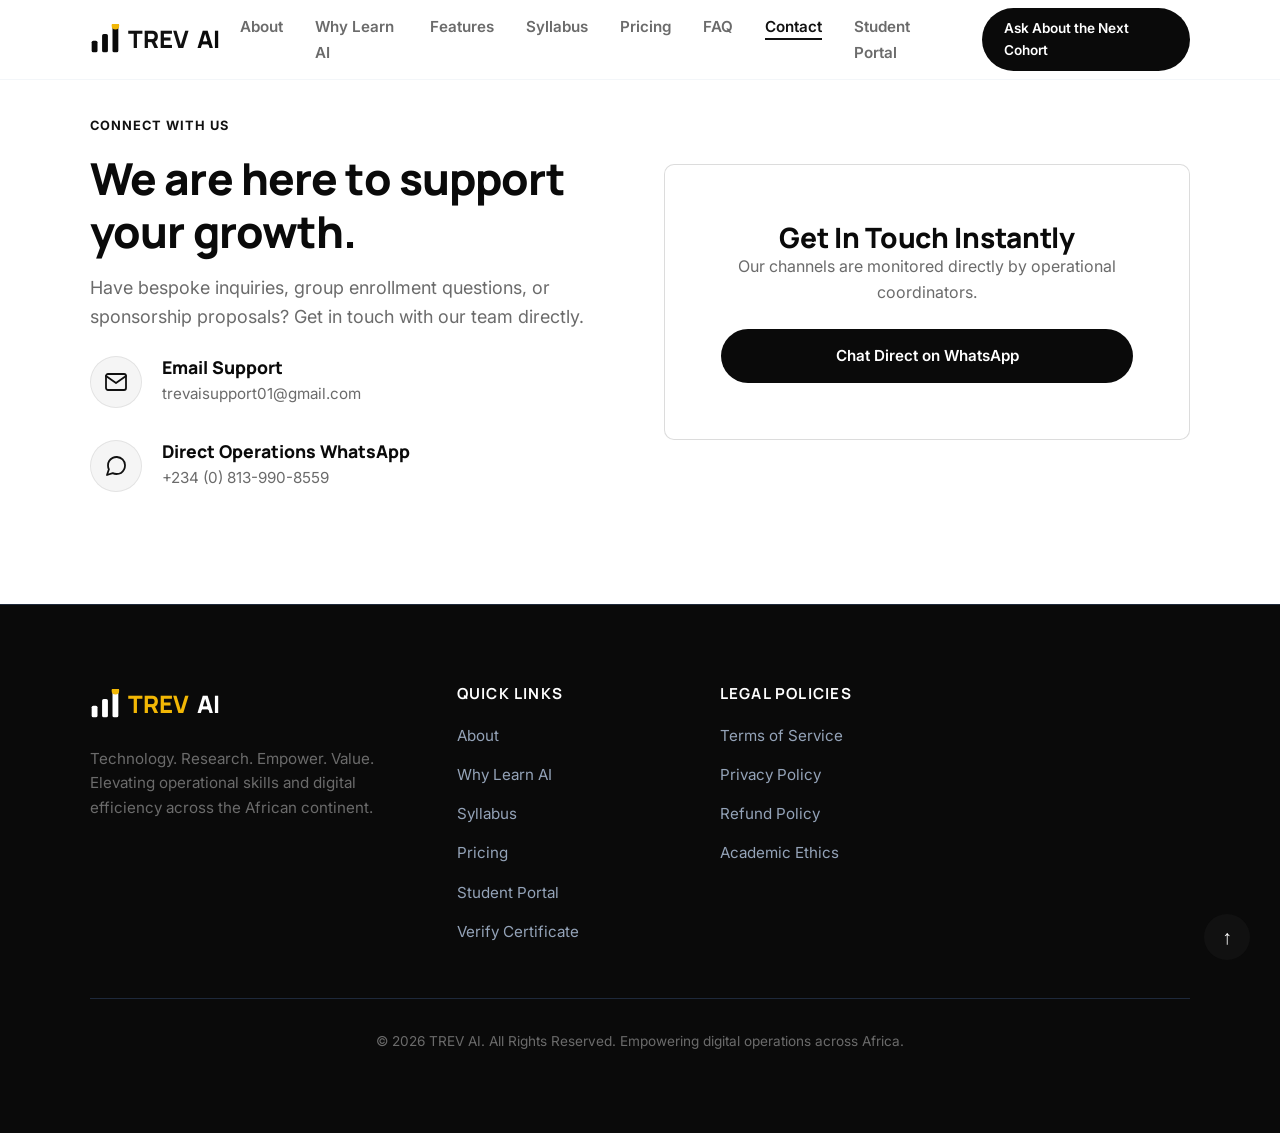
<file: contact.html>
<!DOCTYPE html>
<html lang="en" class="scroll-smooth">
<head>
  <meta charset="UTF-8">
  <meta name="viewport" content="width=device-width, initial-scale=1.0">
  <title>Contact Us | TREV AI Masterclass</title>
  
  <!-- SEO & Metadata -->
  <meta name="description" content="Get in touch with the TREV AI Masterclass team for enrollment questions, group pricing, or support.">
  <meta name="keywords" content="AI Masterclass, Learn AI, Prompt Engineering, ChatGPT Africa, Google AI Studio, Claude, AI Automation, Tech Digital Skills, TREV AI, AI for Professionals">
  <meta name="author" content="TREV AI">
  <link rel="canonical" href="https://trevv-nu.vercel.app/contact.html">
  <link rel="icon" type="image/x-icon" href="favicon.ico">
  <link rel="icon" type="image/png" sizes="32x32" href="assets/favicon/favicon-32.png">
  <link rel="icon" type="image/png" sizes="16x16" href="assets/favicon/favicon-16.png">
  <link rel="apple-touch-icon" sizes="180x180" href="assets/favicon/apple-touch-icon.png">
  <link rel="icon" type="image/png" sizes="192x192" href="assets/favicon/icon-192.png">
  <link rel="icon" type="image/png" sizes="512x512" href="assets/favicon/icon-512.png">

  <!-- Open Graph / Facebook -->
  <meta property="og:type" content="website">
  <meta property="og:url" content="https://trevv-nu.vercel.app/contact.html">
  <meta property="og:title" content="Contact Us | TREV AI Masterclass">
  <meta property="og:description" content="Get in touch with the TREV AI Masterclass team for enrollment questions, group pricing, or support.">

  <!-- Twitter -->
  <meta property="twitter:card" content="summary_large_image">
  <meta property="twitter:url" content="https://trevv-nu.vercel.app/contact.html">
  <meta property="twitter:title" content="Contact Us | TREV AI Masterclass">
  <meta property="twitter:description" content="Get in touch with the TREV AI Masterclass team for enrollment questions, group pricing, or support.">

  <!-- Fonts Preconnect -->
  <link rel="preconnect" href="https://fonts.googleapis.com">
  <link rel="preconnect" href="https://fonts.gstatic.com" crossorigin>
  <link href="https://fonts.googleapis.com/css2?family=Inter:wght@300;400;500;600;700&family=Manrope:wght@500;600;700;800&display=swap" rel="stylesheet">

  <link rel="stylesheet" href="css/style.css">
  <script src="js/monitoring.js"></script>

  <!-- Course Schema JSON-LD for SEO -->
  <script type="application/ld+json">
{
  "@context": "https://schema.org",
  "@type": "Organization",
  "name": "TREV AI Academy",
  "url": "https://trevv-nu.vercel.app/",
  "email": "trevaisupport01@gmail.com",
  "telephone": "+2348139908559"
}
  </script>
</head>
<body class="bg-background text-text antialiased selection:bg-primary/20 selection:text-primary">

  <!-- Skip-Link for Accessibility -->
  <a href="#main-content" class="skip-link">Skip to main content</a>

  <!-- Header Section -->
  <header class="main-header" id="header" role="banner">
    <div class="header-container container">
      <a href="index.html" class="logo" aria-label="TREV AI Homepage">
        <svg class="logo-mark" width="30" height="30" viewBox="0 0 36 36" fill="none" xmlns="http://www.w3.org/2000/svg" aria-hidden="true">
          <rect x="2" y="20" width="7" height="14" rx="2" fill="currentColor"/>
          <rect x="14.5" y="12" width="7" height="22" rx="2" fill="currentColor"/>
          <rect x="27" y="2" width="7" height="32" rx="2" fill="currentColor"/>
          <circle cx="30.5" cy="2" r="4.5" fill="var(--accent)"/>
        </svg>
        <span class="logo-accent">TREV</span> <span class="logo-text">AI</span>
      </a>
      
      <button class="menu-toggle" aria-label="Toggle Navigation Menu" aria-controls="primary-nav" aria-expanded="false">
        <span class="bar"></span>
        <span class="bar"></span>
        <span class="bar"></span>
      </button>

      <nav class="primary-nav" id="primary-nav" aria-label="Main Directory">
        <ul class="nav-links">
          <li class="mobile-nav-only"><a href="index.html" class="nav-link">Home</a></li>
          <li class="mobile-nav-only"><a href="course.html" class="nav-link">Course</a></li>
          <li class="mobile-nav-only"><a href="pricing.html#pricing" class="nav-link">Pricing</a></li>
          <li class="mobile-nav-only"><a href="contact.html#contact" class="nav-link">Contact</a></li>
          <li class="mobile-nav-only"><a href="portal.html" class="nav-link">Student Portal</a></li>
          <li class="desktop-nav-only"><a href="index.html#about" class="nav-link">About</a></li>
          <li class="desktop-nav-only"><a href="course.html#why-learn-ai" class="nav-link">Why Learn AI</a></li>
          <li class="desktop-nav-only"><a href="course.html#features" class="nav-link">Features</a></li>
          <li class="desktop-nav-only"><a href="course.html#modules" class="nav-link">Syllabus</a></li>
          <li class="desktop-nav-only"><a href="pricing.html#pricing" class="nav-link">Pricing</a></li>
          <li class="desktop-nav-only"><a href="pricing.html#faq" class="nav-link">FAQ</a></li>
          <li class="desktop-nav-only"><a href="#contact" class="nav-link">Contact</a></li>
          <li class="desktop-nav-only"><a href="portal.html" class="nav-link">Student Portal</a></li>
        </ul>
        <div class="nav-cta">
          <a href="pricing.html#pricing" data-enroll-link class="btn btn-primary btn-sm">Enroll Now</a>
        </div>
      </nav>
    </div>
  </header>

  <main id="main-content">

    <!-- 16. CONTACT SECTION -->
    <section class="contact-section py-lg" id="contact">
      <div class="container grid-2">
        <div class="contact-info scroll-reveal">
          <span class="section-tag">Connect With Us</span>
          <h2 class="section-heading">We are here to support your growth.</h2>
          <p class="section-desc">Have bespoke inquiries, group enrollment questions, or sponsorship proposals? Get in touch with our team directly.</p>
          
          <div class="contact-methods mt-sm">
            <div class="contact-method-item">
              <div class="icon-bubble" aria-hidden="true">
                <svg width="24" height="24" viewBox="0 0 24 24" fill="none" stroke="currentColor" stroke-width="2" stroke-linecap="round" stroke-linejoin="round" class="text-primary">
                  <path d="M4 4h16c1.1 0 2 .9 2 2v12c0 1.1-.9 2-2 2H4c-1.1 0-2-.9-2-2V6c0-1.1.9-2 2-2z"/>
                  <polyline points="22,6 12,13 2,6"/>
                </svg>
              </div>
              <div>
                <h4>Email Support</h4>
                <a href="mailto:trevaisupport01@gmail.com" class="contact-link">trevaisupport01@gmail.com</a>
              </div>
            </div>
            <div class="contact-method-item">
              <div class="icon-bubble" aria-hidden="true">
                <svg width="24" height="24" viewBox="0 0 24 24" fill="none" stroke="currentColor" stroke-width="2" stroke-linecap="round" stroke-linejoin="round" class="text-primary">
                  <path d="M21 11.5a8.38 8.38 0 0 1-.9 3.8 8.5 8.5 0 0 1-7.6 4.7 8.38 8.38 0 0 1-3.8-.9L3 21l1.9-5.7a8.38 8.38 0 0 1-.9-3.8 8.5 8.5 0 0 1 4.7-7.6 8.38 8.38 0 0 1 3.8-.9h.5a8.48 8.38 0 0 1 8 8v.5z"/>
                </svg>
              </div>
              <div>
                <h4>Direct Operations WhatsApp</h4>
                <a href="https://wa.me/2348139908559" class="contact-link" target="_blank" rel="noopener noreferrer">+234 (0) 813-990-8559</a>
              </div>
            </div>
          </div>
        </div>
        
        <div class="contact-actions-panel scroll-reveal delay-1">
          <div class="custom-card text-center">
            <h3>Get In Touch Instantly</h3>
            <p class="mb-6">Our channels are monitored directly by operational coordinators.</p>
            <div class="contact-grid-buttons mt-sm">
              <a href="https://wa.me/2348139908559" class="btn btn-primary btn-full" target="_blank" rel="noopener noreferrer">Chat Direct on WhatsApp</a>
            </div>
          </div>
        </div>
      </div>
    </section>


  </main>

  <!-- FOOTER SECTION -->
  <footer class="main-footer bg-dark text-white py-md" role="contentinfo">
    <div class="container">
      <div class="footer-top">
        <div class="footer-brand">
          <a href="index.html" class="logo footer-logo" aria-label="TREV AI Homepage">
            <svg class="logo-mark" width="30" height="30" viewBox="0 0 36 36" fill="none" xmlns="http://www.w3.org/2000/svg" aria-hidden="true">
              <rect x="2" y="20" width="7" height="14" rx="2" fill="currentColor"/>
              <rect x="14.5" y="12" width="7" height="22" rx="2" fill="currentColor"/>
              <rect x="27" y="2" width="7" height="32" rx="2" fill="currentColor"/>
              <circle cx="30.5" cy="2" r="4.5" fill="var(--accent)"/>
            </svg>
            <span class="logo-accent">TREV</span> <span class="logo-text text-white">AI</span>
          </a>
          <p class="mt-xs text-gray">Technology. Research. Empower. Value. Elevating operational skills and digital efficiency across the African continent.</p>
        </div>
        <div class="footer-links-grid">
          <div>
            <h4>Quick Links</h4>
            <ul>
              <li><a href="index.html#about">About</a></li>
              <li><a href="course.html#why-learn-ai">Why Learn AI</a></li>
              <li><a href="course.html#modules">Syllabus</a></li>
              <li><a href="pricing.html#pricing">Pricing</a></li>
              <li><a href="portal.html">Student Portal</a></li>
              <li><a href="verify.html">Verify Certificate</a></li>
            </ul>
          </div>
          <div>
            <h4>Legal Policies</h4>
            <ul>
              <li><a href="terms.html">Terms of Service</a></li>
              <li><a href="privacy.html">Privacy Policy</a></li>
              <li><a href="refund.html">Refund Policy</a></li>
              <li><a href="ethics.html">Academic Ethics</a></li>
            </ul>
          </div>
        </div>
      </div>
      <div class="footer-bottom text-center text-gray mt-md">
        <p>&copy; 2026 TREV AI. All Rights Reserved. Empowering digital operations across Africa.</p>
      </div>
    </div>
  </footer>

  <!-- Back to Top Button -->
  <button id="backToTop" class="back-to-top" aria-label="Scroll to top of the page">↑</button>

  <script src="js/config.js" defer></script>
  <script src="js/cohort.js" defer></script>
  <script src="js/script.js" defer></script>
</body>
</html>
</file>
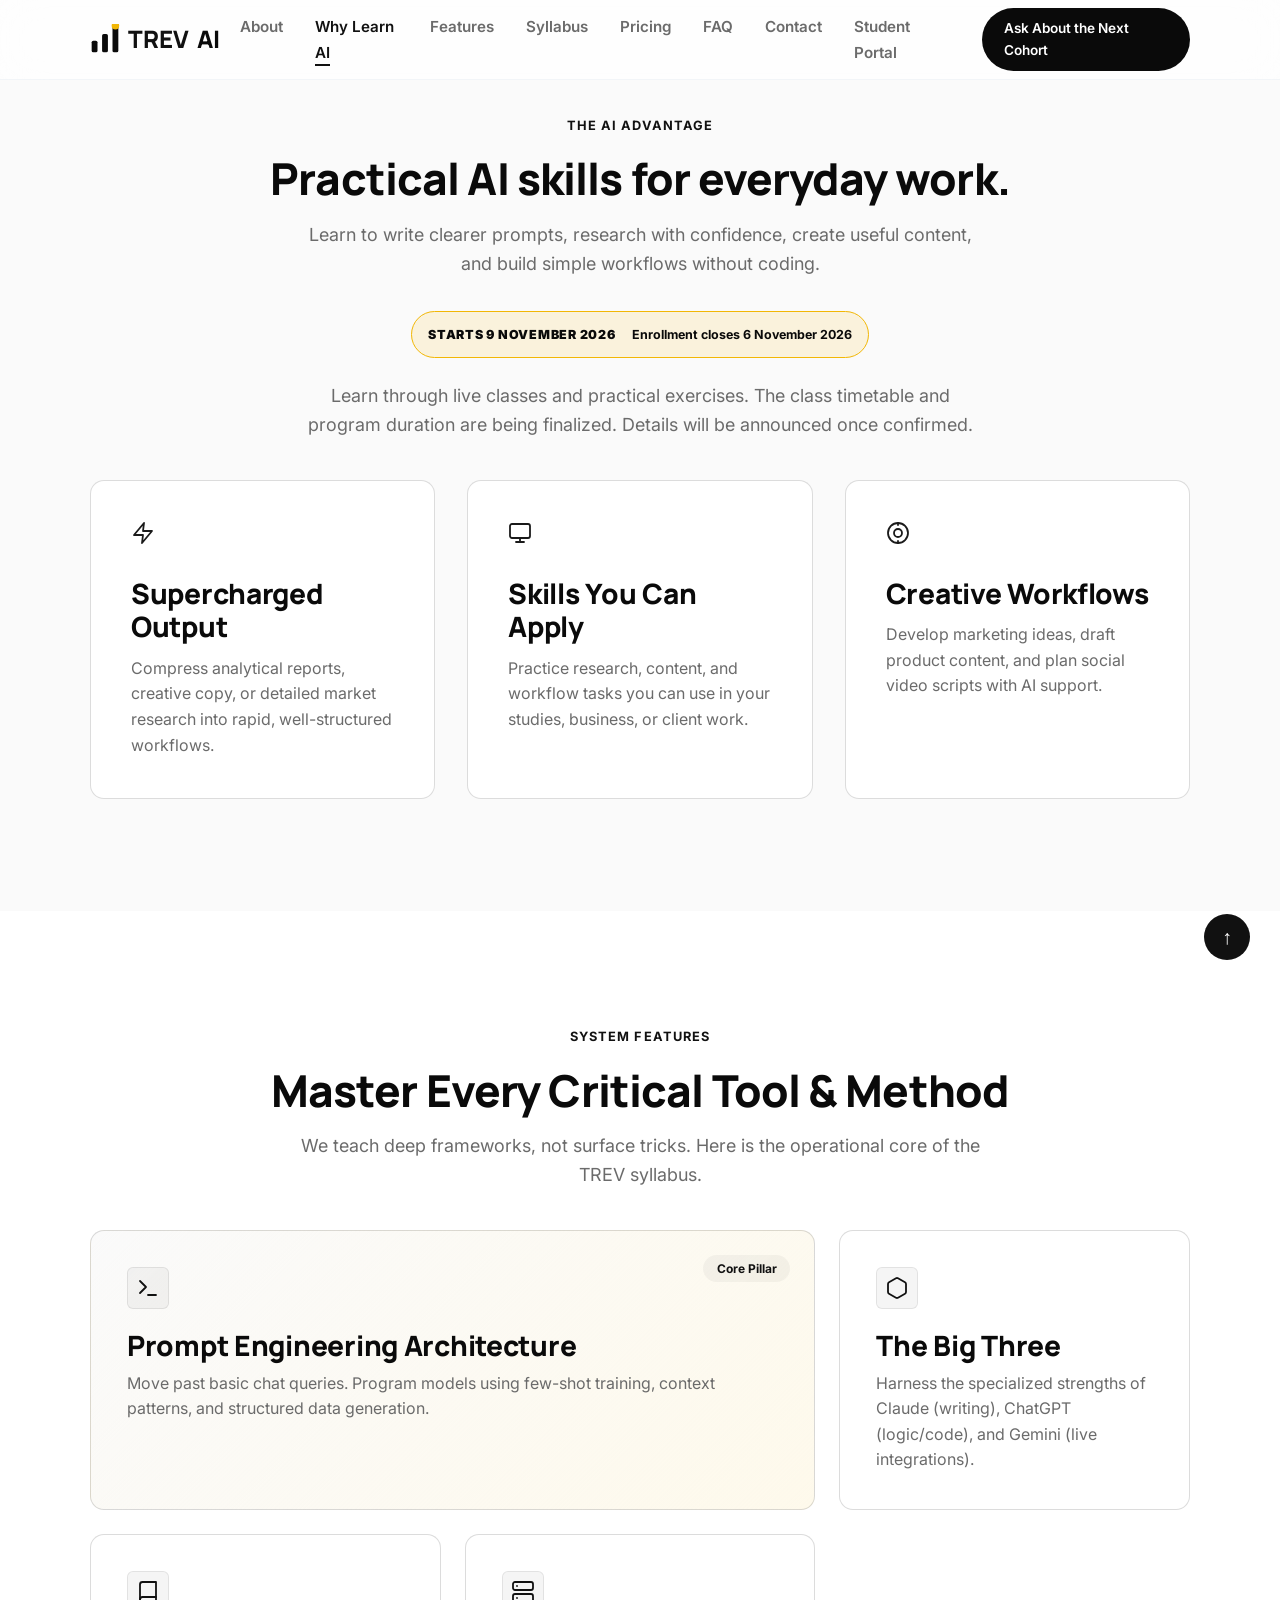
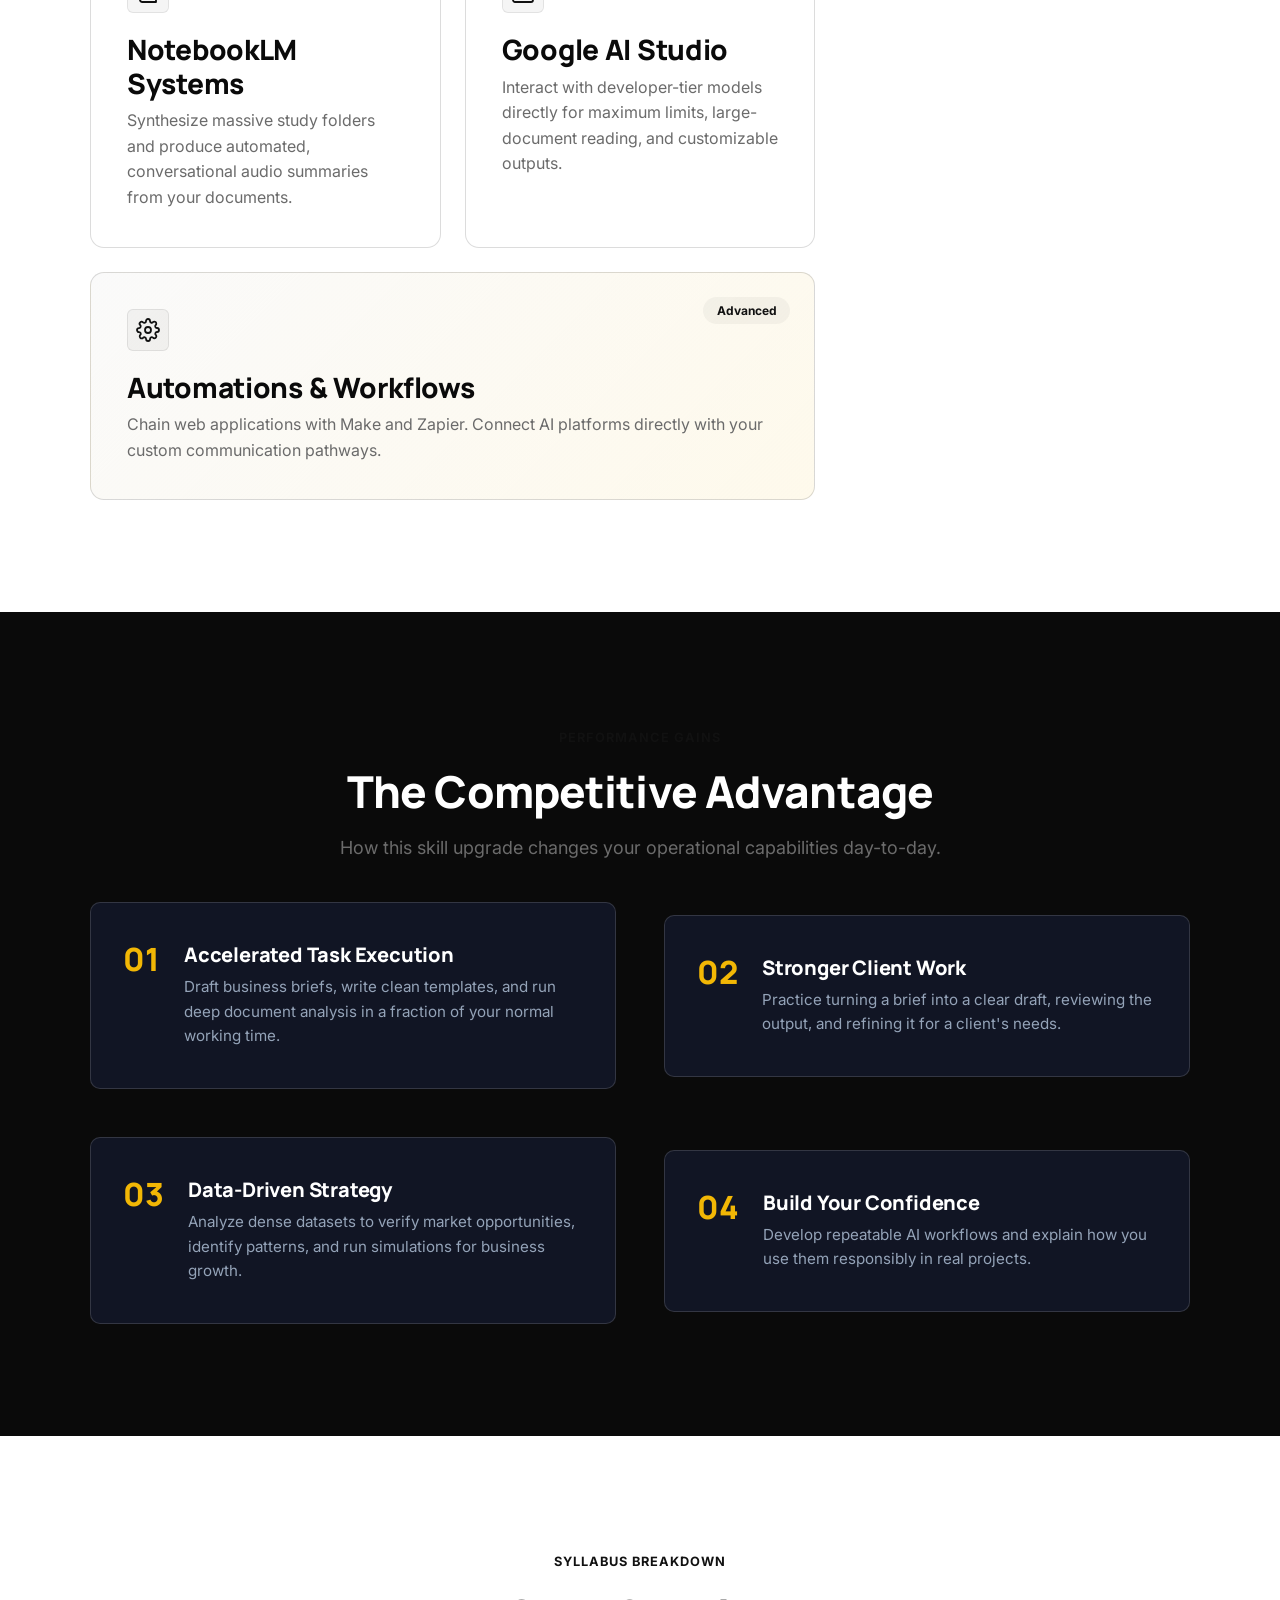
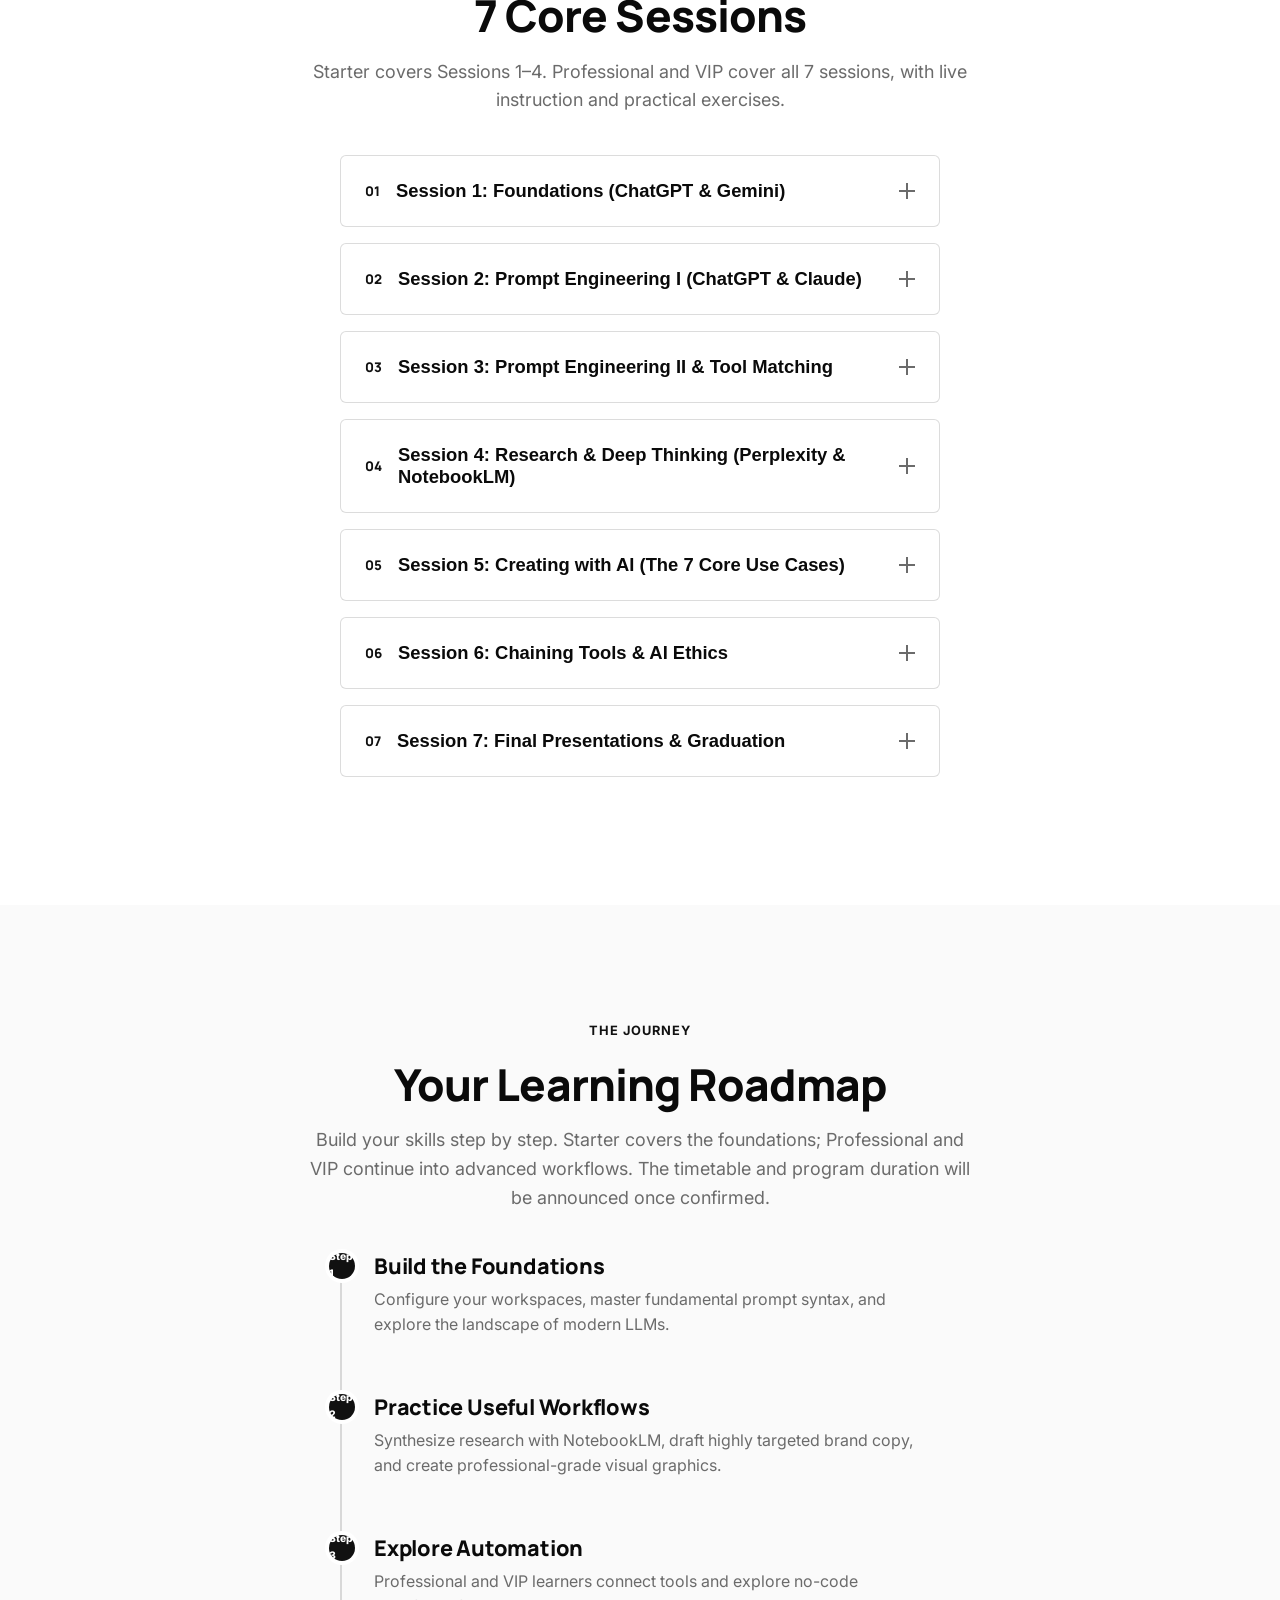
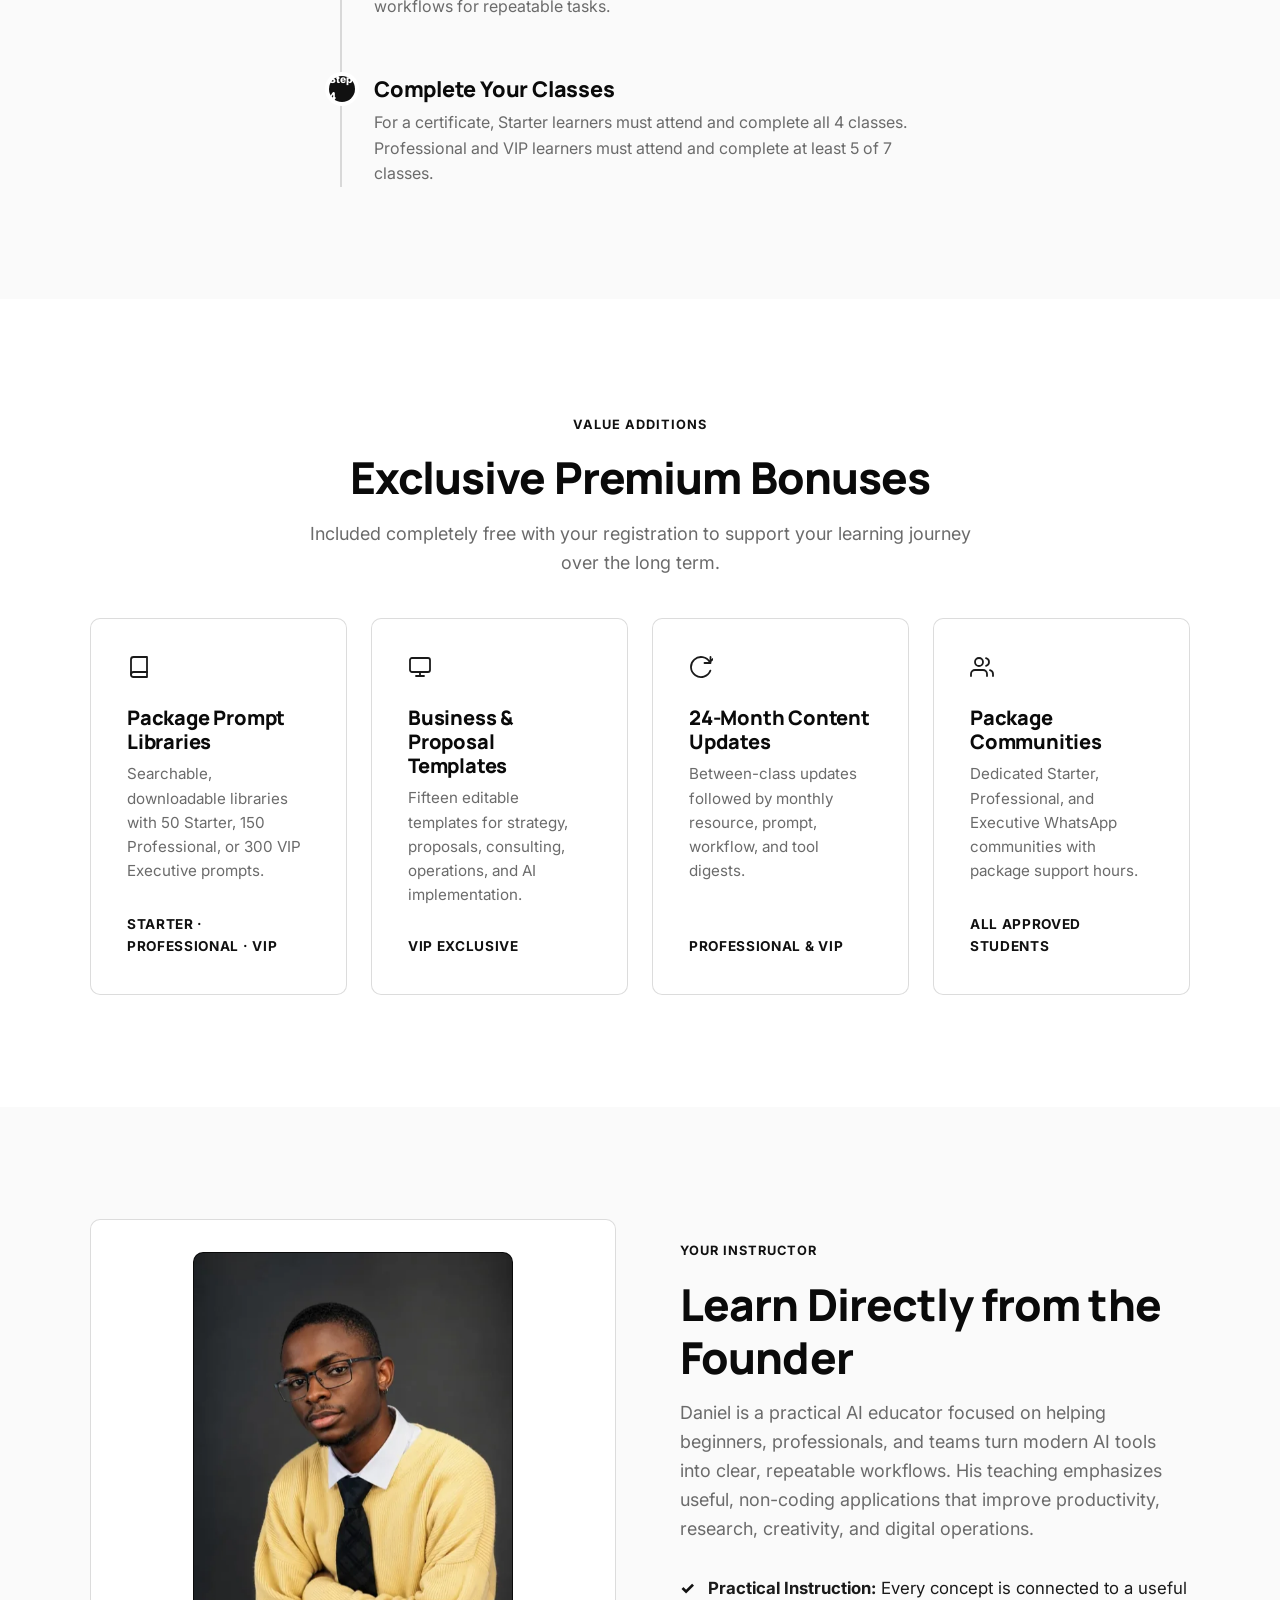
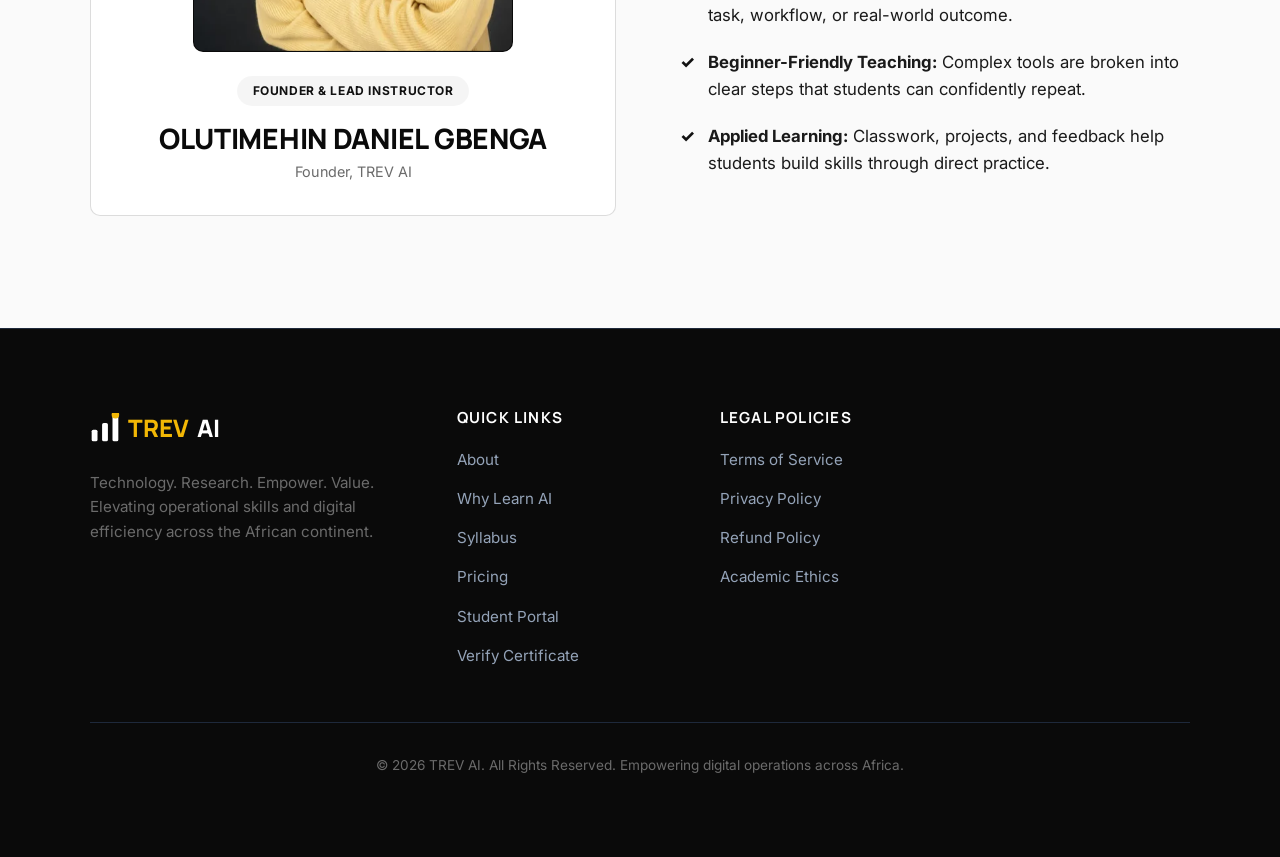
<file: course.html>
<!DOCTYPE html>
<html lang="en" class="scroll-smooth">
<head>
  <meta charset="UTF-8">
  <meta name="viewport" content="width=device-width, initial-scale=1.0">
  <title>Course & Syllabus | TREV AI Masterclass</title>
  
  <!-- SEO & Metadata -->
  <meta name="description" content="See exactly what you'll learn in the TREV AI Masterclass: why AI skills matter now, the tools and features covered, and the full 7-session syllabus.">
  <meta name="keywords" content="AI Masterclass, Learn AI, Prompt Engineering, ChatGPT Africa, Google AI Studio, Claude, AI Automation, Tech Digital Skills, TREV AI, AI for Professionals">
  <meta name="author" content="TREV AI">
  <link rel="canonical" href="https://trevv-nu.vercel.app/course.html">
  <link rel="icon" type="image/x-icon" href="favicon.ico">
  <link rel="icon" type="image/png" sizes="32x32" href="assets/favicon/favicon-32.png">
  <link rel="icon" type="image/png" sizes="16x16" href="assets/favicon/favicon-16.png">
  <link rel="apple-touch-icon" sizes="180x180" href="assets/favicon/apple-touch-icon.png">
  <link rel="icon" type="image/png" sizes="192x192" href="assets/favicon/icon-192.png">
  <link rel="icon" type="image/png" sizes="512x512" href="assets/favicon/icon-512.png">

  <!-- Open Graph / Facebook -->
  <meta property="og:type" content="website">
  <meta property="og:url" content="https://trevv-nu.vercel.app/course.html">
  <meta property="og:title" content="Course & Syllabus | TREV AI Masterclass">
  <meta property="og:description" content="See exactly what you'll learn in the TREV AI Masterclass: why AI skills matter now, the tools and features covered, and the full 7-session syllabus.">

  <!-- Twitter -->
  <meta property="twitter:card" content="summary">
  <meta property="twitter:url" content="https://trevv-nu.vercel.app/course.html">
  <meta property="twitter:title" content="Course & Syllabus | TREV AI Masterclass">
  <meta property="twitter:description" content="See exactly what you'll learn in the TREV AI Masterclass: why AI skills matter now, the tools and features covered, and the full 7-session syllabus.">

  <!-- Fonts Preconnect -->
  <link rel="preconnect" href="https://fonts.googleapis.com">
  <link rel="preconnect" href="https://fonts.gstatic.com" crossorigin>
  <link href="https://fonts.googleapis.com/css2?family=Inter:wght@300;400;500;600;700&family=Manrope:wght@500;600;700;800&display=swap" rel="stylesheet">

  <link rel="stylesheet" href="css/style.css">
  <script src="js/monitoring.js"></script>

  <!-- Course Schema JSON-LD for SEO -->
  <script type="application/ld+json">
  {
    "@context": "https://schema.org",
    "@type": "Course",
    "name": "TREV AI Masterclass",
    "description": "Comprehensive practical AI training program covering Prompt Engineering, ChatGPT, Gemini, Claude, NotebookLM, Automation, and multi-agent workflows.",
    "provider": {
      "@type": "Organization",
      "name": "TREV AI",
      "sameAs": "https://trevv-nu.vercel.app"
    },
    "hasCourseInstance": {
      "@type": "CourseInstance",
      "courseMode": "Online, live classes",
      "startDate": "2026-11-09",
      "offers": {
        "@type": "Offer",
        "name": "Starter Package",
        "price": "10000",
        "priceCurrency": "NGN",
        "url": "https://trevv-nu.vercel.app/pricing.html#pricing",
        "category": "Paid"
      }
    }
  }
  </script>
</head>
<body class="bg-background text-text antialiased selection:bg-primary/20 selection:text-primary">

  <!-- Skip-Link for Accessibility -->
  <a href="#main-content" class="skip-link">Skip to main content</a>

  <!-- Header Section -->
  <header class="main-header" id="header" role="banner">
    <div class="header-container container">
      <a href="index.html" class="logo" aria-label="TREV AI Homepage">
        <svg class="logo-mark" width="30" height="30" viewBox="0 0 36 36" fill="none" xmlns="http://www.w3.org/2000/svg" aria-hidden="true">
          <rect x="2" y="20" width="7" height="14" rx="2" fill="currentColor"/>
          <rect x="14.5" y="12" width="7" height="22" rx="2" fill="currentColor"/>
          <rect x="27" y="2" width="7" height="32" rx="2" fill="currentColor"/>
          <circle cx="30.5" cy="2" r="4.5" fill="var(--accent)"/>
        </svg>
        <span class="logo-accent">TREV</span> <span class="logo-text">AI</span>
      </a>
      
      <button class="menu-toggle" aria-label="Toggle Navigation Menu" aria-controls="primary-nav" aria-expanded="false">
        <span class="bar"></span>
        <span class="bar"></span>
        <span class="bar"></span>
      </button>

      <nav class="primary-nav" id="primary-nav" aria-label="Main Directory">
        <ul class="nav-links">
          <li class="mobile-nav-only"><a href="index.html" class="nav-link">Home</a></li>
          <li class="mobile-nav-only"><a href="course.html" class="nav-link">Course</a></li>
          <li class="mobile-nav-only"><a href="pricing.html#pricing" class="nav-link">Pricing</a></li>
          <li class="mobile-nav-only"><a href="contact.html#contact" class="nav-link">Contact</a></li>
          <li class="mobile-nav-only"><a href="portal.html" class="nav-link">Student Portal</a></li>
          <li class="desktop-nav-only"><a href="index.html#about" class="nav-link">About</a></li>
          <li class="desktop-nav-only"><a href="#why-learn-ai" class="nav-link">Why Learn AI</a></li>
          <li class="desktop-nav-only"><a href="#features" class="nav-link">Features</a></li>
          <li class="desktop-nav-only"><a href="#modules" class="nav-link">Syllabus</a></li>
          <li class="desktop-nav-only"><a href="pricing.html#pricing" class="nav-link">Pricing</a></li>
          <li class="desktop-nav-only"><a href="pricing.html#faq" class="nav-link">FAQ</a></li>
          <li class="desktop-nav-only"><a href="contact.html#contact" class="nav-link">Contact</a></li>
          <li class="desktop-nav-only"><a href="portal.html" class="nav-link">Student Portal</a></li>
        </ul>
        <div class="nav-cta">
          <a href="pricing.html#pricing" data-enroll-link class="btn btn-primary btn-sm">Register Now</a>
        </div>
      </nav>
    </div>
  </header>

  <main id="main-content">

    <!-- 4. WHY LEARN AI SECTION -->
    <section class="why-learn-section py-lg bg-light" id="why-learn-ai">
      <div class="container">
        <div class="text-center max-w-lg mx-auto scroll-reveal">
          <span class="section-tag">The AI Advantage</span>
          <h2 class="section-heading">Practical AI skills for everyday work.</h2>
          <p class="section-desc">Learn to write clearer prompts, research with confidence, create useful content, and build simple workflows without coding.</p>
        </div>

        <div class="pricing-status-banner" aria-label="November cohort dates">
          <span>STARTS 9 NOVEMBER 2026</span>
          <strong>Enrollment closes 6 November 2026</strong>
        </div>
        <p class="section-desc text-center max-w-lg mx-auto mt-sm">Learn through live classes and practical exercises. The class timetable and program duration are being finalized. Details will be announced once confirmed.</p>

        <div class="grid-3 mt-md">
          <div class="why-card scroll-reveal">
            <div class="why-icon-wrapper" aria-hidden="true">
              <svg width="40" height="40" viewBox="0 0 24 24" fill="none" stroke="currentColor" stroke-width="2" stroke-linecap="round" stroke-linejoin="round" class="text-primary">
                <polygon points="13 2 3 14 12 14 11 22 21 10 12 10 13 2"/>
              </svg>
            </div>
            <h3>Supercharged Output</h3>
            <p>Compress analytical reports, creative copy, or detailed market research into rapid, well-structured workflows.</p>
          </div>
          <div class="why-card scroll-reveal delay-1">
            <div class="why-icon-wrapper" aria-hidden="true">
              <svg width="40" height="40" viewBox="0 0 24 24" fill="none" stroke="currentColor" stroke-width="2" stroke-linecap="round" stroke-linejoin="round" class="text-primary">
                <rect x="2" y="3" width="20" height="14" rx="2" ry="2"/>
                <line x1="8" y1="21" x2="16" y2="21"/>
                <line x1="12" y1="17" x2="12" y2="21"/>
              </svg>
            </div>
            <h3>Skills You Can Apply</h3>
            <p>Practice research, content, and workflow tasks you can use in your studies, business, or client work.</p>
          </div>
          <div class="why-card scroll-reveal delay-2">
            <div class="why-icon-wrapper" aria-hidden="true">
              <svg width="40" height="40" viewBox="0 0 24 24" fill="none" stroke="currentColor" stroke-width="2" stroke-linecap="round" stroke-linejoin="round" class="text-primary">
                <path d="M12 22c5.523 0 10-4.477 10-10S17.523 2 12 2 2 6.477 2 12s4.477 10 10 10z"/>
                <path d="M12 16a4 4 0 1 0 0-8 4 4 0 0 0 0 8z"/>
                <line x1="12" y1="2" x2="12" y2="4"/>
                <line x1="12" y1="20" x2="12" y2="22"/>
              </svg>
            </div>
            <h3>Creative Workflows</h3>
            <p>Develop marketing ideas, draft product content, and plan social video scripts with AI support.</p>
          </div>
        </div>
      </div>
    </section>

    <!-- 5. FEATURES SECTION -->
    <section class="features-section py-lg" id="features">
      <div class="container">
        <div class="text-center max-w-lg mx-auto scroll-reveal">
          <span class="section-tag">System Features</span>
          <h2 class="section-heading">Master Every Critical Tool & Method</h2>
          <p class="section-desc">We teach deep frameworks, not surface tricks. Here is the operational core of the TREV syllabus.</p>
        </div>

        <div class="features-bento mt-md">
          <div class="bento-item bento-large scroll-reveal">
            <div class="bento-content">
              <div class="bento-icon-box" aria-hidden="true">
                <svg width="24" height="24" viewBox="0 0 24 24" fill="none" stroke="currentColor" stroke-width="2" stroke-linecap="round" stroke-linejoin="round">
                  <polyline points="4 17 10 11 4 5"/>
                  <line x1="12" y1="19" x2="20" y2="19"/>
                </svg>
              </div>
              <h3>Prompt Engineering Architecture</h3>
              <p>Move past basic chat queries. Program models using few-shot training, context patterns, and structured data generation.</p>
            </div>
            <div class="bento-badge">Core Pillar</div>
          </div>

          <div class="bento-item scroll-reveal delay-1">
            <div class="bento-content">
              <div class="bento-icon-box" aria-hidden="true">
                <svg width="24" height="24" viewBox="0 0 24 24" fill="none" stroke="currentColor" stroke-width="2" stroke-linecap="round" stroke-linejoin="round">
                  <path d="M21 16V8a2 2 0 0 0-1-1.73l-7-4a2 2 0 0 0-2 0l-7 4A2 2 0 0 0 3 8v8a2 2 0 0 0 1 1.73l7 4a2 2 0 0 0 2 0l7-4A2 2 0 0 0 21 16z"/>
                </svg>
              </div>
              <h3>The Big Three</h3>
              <p>Harness the specialized strengths of Claude (writing), ChatGPT (logic/code), and Gemini (live integrations).</p>
            </div>
          </div>

          <div class="bento-item scroll-reveal delay-2">
            <div class="bento-content">
              <div class="bento-icon-box" aria-hidden="true">
                <svg width="24" height="24" viewBox="0 0 24 24" fill="none" stroke="currentColor" stroke-width="2" stroke-linecap="round" stroke-linejoin="round">
                  <path d="M4 19.5A2.5 2.5 0 0 1 6.5 17H20"/>
                  <path d="M6.5 2H20v20H6.5A2.5 2.5 0 0 1 4 19.5v-15A2.5 2.5 0 0 1 6.5 2z"/>
                </svg>
              </div>
              <h3>NotebookLM Systems</h3>
              <p>Synthesize massive study folders and produce automated, conversational audio summaries from your documents.</p>
            </div>
          </div>

          <div class="bento-item scroll-reveal">
            <div class="bento-content">
              <div class="bento-icon-box" aria-hidden="true">
                <svg width="24" height="24" viewBox="0 0 24 24" fill="none" stroke="currentColor" stroke-width="2" stroke-linecap="round" stroke-linejoin="round">
                  <rect x="2" y="2" width="20" height="8" rx="2" ry="2"/>
                  <rect x="2" y="14" width="20" height="8" rx="2" ry="2"/>
                  <line x1="6" y1="6" x2="6.01" y2="6"/>
                  <line x1="6" y1="18" x2="6.01" y2="18"/>
                </svg>
              </div>
              <h3>Google AI Studio</h3>
              <p>Interact with developer-tier models directly for maximum limits, large-document reading, and customizable outputs.</p>
            </div>
          </div>

          <div class="bento-item bento-large scroll-reveal delay-1">
            <div class="bento-content">
              <div class="bento-icon-box" aria-hidden="true">
                <svg width="24" height="24" viewBox="0 0 24 24" fill="none" stroke="currentColor" stroke-width="2" stroke-linecap="round" stroke-linejoin="round">
                  <circle cx="12" cy="12" r="3"/>
                  <path d="M19.4 15a1.65 1.65 0 0 0 .33 1.82l.06.06a2 2 0 1 1-2.83 2.83l-.06-.06a1.65 1.65 0 0 0-1.82-.33 1.65 1.65 0 0 0-1 1.51V21a2 2 0 0 1-4 0v-.09A1.65 1.65 0 0 0 9 19.4a1.65 1.65 0 0 0-1.82.33l-.06.06a2 2 0 1 1-2.83-2.83l.06-.06a1.65 1.65 0 0 0 .33-1.82 1.65 1.65 0 0 0-1.51-1H3a2 2 0 0 1 0-4h.09A1.65 1.65 0 0 0 4.6 9a1.65 1.65 0 0 0-.33-1.82l-.06-.06a2 2 0 1 1 2.83-2.83l.06.06a1.65 1.65 0 0 0 1.82.33H9a1.65 1.65 0 0 0 1-1.51V3a2 2 0 0 1 4 0v.09a1.65 1.65 0 0 0 1 1.51 1.65 1.65 0 0 0 1.82-.33l.06-.06a2 2 0 1 1 2.83 2.83l-.06.06a1.65 1.65 0 0 0-.33 1.82V9a1.65 1.65 0 0 0 1.51 1H21a2 2 0 0 1 0 4h-.09a1.65 1.65 0 0 0-1.51 1z"/>
                </svg>
              </div>
              <h3>Automations & Workflows</h3>
              <p>Chain web applications with Make and Zapier. Connect AI platforms directly with your custom communication pathways.</p>
            </div>
            <div class="bento-badge">Advanced</div>
          </div>
        </div>
      </div>
    </section>

    <!-- 6. BENEFITS SECTION -->
    <section class="benefits-section py-lg bg-dark text-white" id="benefits">
      <div class="container">
        <div class="text-center max-w-lg mx-auto scroll-reveal">
          <span class="section-tag">Performance Gains</span>
          <h2 class="section-heading text-white">The Competitive Advantage</h2>
          <p class="section-desc text-gray">How this skill upgrade changes your operational capabilities day-to-day.</p>
        </div>

        <div class="grid-2 mt-md">
          <div class="benefit-tile scroll-reveal">
            <div class="benefit-marker">01</div>
            <div>
              <h3>Accelerated Task Execution</h3>
              <p>Draft business briefs, write clean templates, and run deep document analysis in a fraction of your normal working time.</p>
            </div>
          </div>
          <div class="benefit-tile scroll-reveal delay-1">
            <div class="benefit-marker">02</div>
            <div>
              <h3>Stronger Client Work</h3>
              <p>Practice turning a brief into a clear draft, reviewing the output, and refining it for a client's needs.</p>
            </div>
          </div>
          <div class="benefit-tile scroll-reveal">
            <div class="benefit-marker">03</div>
            <div>
              <h3>Data-Driven Strategy</h3>
              <p>Analyze dense datasets to verify market opportunities, identify patterns, and run simulations for business growth.</p>
            </div>
          </div>
          <div class="benefit-tile scroll-reveal delay-1">
            <div class="benefit-marker">04</div>
            <div>
              <h3>Build Your Confidence</h3>
              <p>Develop repeatable AI workflows and explain how you use them responsibly in real projects.</p>
            </div>
          </div>
        </div>
      </div>
    </section>

    <!-- 7. COURSE MODULES -->
    <section class="modules-section py-lg" id="modules">
      <div class="container">
        <div class="text-center max-w-lg mx-auto scroll-reveal">
          <span class="section-tag">Syllabus Breakdown</span>
          <h2 class="section-heading">7 Core Sessions</h2>
          <p class="section-desc">Starter covers Sessions 1–4. Professional and VIP cover all 7 sessions, with live instruction and practical exercises.</p>
        </div>

        <div class="modules-accordion-container mt-md mx-auto max-w-md">

          <div class="accordion-item scroll-reveal">
            <button class="accordion-header" aria-expanded="false" aria-controls="mod-1-panel">
              <span class="mod-num">01</span>
              <span class="mod-title">Session 1: Foundations (ChatGPT & Gemini)</span>
              <span class="accordion-icon" aria-hidden="true"></span>
            </button>
            <div class="accordion-panel" id="mod-1-panel" hidden>
              <div class="accordion-content">
                <p>Get every account set up and learn the fundamentals of how these two flagship models actually work.</p>
                <ul>
                  <li>Setting up ChatGPT and Gemini accounts (free tier only, no paid tools required)</li>
                  <li>How LLMs generate responses, and where each tool's strengths differ</li>
                  <li>Your first structured prompts: moving from casual questions to clear instructions</li>
                </ul>
              </div>
            </div>
          </div>

          <div class="accordion-item scroll-reveal">
            <button class="accordion-header" aria-expanded="false" aria-controls="mod-2-panel">
              <span class="mod-num">02</span>
              <span class="mod-title">Session 2: Prompt Engineering I (ChatGPT & Claude)</span>
              <span class="accordion-icon" aria-hidden="true"></span>
            </button>
            <div class="accordion-panel" id="mod-2-panel" hidden>
              <div class="accordion-content">
                <p>Move past one-line questions and start programming the model to give you the output you actually want.</p>
                <ul>
                  <li>Role prompting: giving the AI a persona to sharpen its answers</li>
                  <li>Being specific about format, length, and audience</li>
                  <li>Comparing ChatGPT and Claude on the same task to see where each excels</li>
                </ul>
              </div>
            </div>
          </div>

          <div class="accordion-item scroll-reveal">
            <button class="accordion-header" aria-expanded="false" aria-controls="mod-3-panel">
              <span class="mod-num">03</span>
              <span class="mod-title">Session 3: Prompt Engineering II & Tool Matching</span>
              <span class="accordion-icon" aria-hidden="true"></span>
            </button>
            <div class="accordion-panel" id="mod-3-panel" hidden>
              <div class="accordion-content">
                <p>Refine your prompting further, then learn which tool to reach for depending on the task in front of you.</p>
                <ul>
                  <li>Iterating on a draft instead of accepting the first answer</li>
                  <li>Step-by-step reasoning prompts for anything analytical</li>
                  <li>Building a personal decision tree: which AI tool for which job</li>
                </ul>
              </div>
            </div>
          </div>

          <div class="accordion-item scroll-reveal">
            <button class="accordion-header" aria-expanded="false" aria-controls="mod-4-panel">
              <span class="mod-num">04</span>
              <span class="mod-title">Session 4: Research & Deep Thinking (Perplexity & NotebookLM)</span>
              <span class="accordion-icon" aria-hidden="true"></span>
            </button>
            <div class="accordion-panel" id="mod-4-panel" hidden>
              <div class="accordion-content">
                <p>Learn to research and synthesize information rather than just generate it.</p>
                <ul>
                  <li>Running NotebookLM to turn your own notes and documents into a queryable assistant</li>
                  <li>Using Perplexity for sourced, up-to-date research</li>
                  <li>Cross-referencing multiple sources cleanly and verifying claims</li>
                </ul>
              </div>
            </div>
          </div>

          <div class="accordion-item scroll-reveal">
            <button class="accordion-header" aria-expanded="false" aria-controls="mod-5-panel">
              <span class="mod-num">05</span>
              <span class="mod-title">Session 5: Creating with AI (The 7 Core Use Cases)</span>
              <span class="accordion-icon" aria-hidden="true"></span>
            </button>
            <div class="accordion-panel" id="mod-5-panel" hidden>
              <div class="accordion-content">
                <p>A hands-on tour of the most common ways people put AI to work day-to-day.</p>
                <ul>
                  <li>Writing, editing, and brainstorming</li>
                  <li>Planning, organizing, and summarizing</li>
                  <li>The remaining core use cases, applied to your own goals</li>
                </ul>
              </div>
            </div>
          </div>

          <div class="accordion-item scroll-reveal">
            <button class="accordion-header" aria-expanded="false" aria-controls="mod-6-panel">
              <span class="mod-num">06</span>
              <span class="mod-title">Session 6: Chaining Tools & AI Ethics</span>
              <span class="accordion-icon" aria-hidden="true"></span>
            </button>
            <div class="accordion-panel" id="mod-6-panel" hidden>
              <div class="accordion-content">
                <p>Connect multiple tools into a single workflow, and think critically about responsible use.</p>
                <ul>
                  <li>Passing output from one AI tool into another as part of one workflow</li>
                  <li>Where AI gets things wrong, and how to catch it</li>
                  <li>Using AI responsibly: attribution, privacy, and knowing the tool's limits</li>
                </ul>
              </div>
            </div>
          </div>

          <div class="accordion-item scroll-reveal">
            <button class="accordion-header" aria-expanded="false" aria-controls="mod-7-panel">
              <span class="mod-num">07</span>
              <span class="mod-title">Session 7: Final Presentations & Graduation</span>
              <span class="accordion-icon" aria-hidden="true"></span>
            </button>
            <div class="accordion-panel" id="mod-7-panel" hidden>
              <div class="accordion-content">
                <p>Share your practical work and receive feedback. Certificate eligibility follows the attendance and completion requirements for your package.</p>
                <ul>
                  <li>Presenting your final project to the group</li>
                  <li>Peer and instructor feedback</li>
                  <li>Professional and VIP certificate requirement: attend and complete at least 5 of 7 classes</li>
                </ul>
              </div>
            </div>
          </div>

        </div>
      </div>
    </section>

    <!-- 8. LEARNING ROADMAP -->
    <section class="roadmap-section py-lg bg-light" id="roadmap">
      <div class="container">
        <div class="text-center max-w-lg mx-auto scroll-reveal">
          <span class="section-tag">The Journey</span>
          <h2 class="section-heading">Your Learning Roadmap</h2>
          <p class="section-desc">Build your skills step by step. Starter covers the foundations; Professional and VIP continue into advanced workflows. The timetable and program duration will be announced once confirmed.</p>
        </div>

        <div class="roadmap-timeline mt-md mx-auto max-w-md">
          <div class="timeline-step scroll-reveal">
            <div class="step-num">Step 1</div>
            <div class="step-details">
              <h3>Build the Foundations</h3>
              <p>Configure your workspaces, master fundamental prompt syntax, and explore the landscape of modern LLMs.</p>
            </div>
          </div>
          <div class="timeline-step scroll-reveal delay-1">
            <div class="step-num">Step 2</div>
            <div class="step-details">
              <h3>Practice Useful Workflows</h3>
              <p>Synthesize research with NotebookLM, draft highly targeted brand copy, and create professional-grade visual graphics.</p>
            </div>
          </div>
          <div class="timeline-step scroll-reveal">
            <div class="step-num">Step 3</div>
            <div class="step-details">
              <h3>Explore Automation</h3>
              <p>Professional and VIP learners connect tools and explore no-code workflows for repeatable tasks.</p>
            </div>
          </div>
          <div class="timeline-step scroll-reveal delay-1">
            <div class="step-num">Step 4</div>
            <div class="step-details">
              <h3>Complete Your Classes</h3>
              <p>For a certificate, Starter learners must attend and complete all 4 classes. Professional and VIP learners must attend and complete at least 5 of 7 classes.</p>
            </div>
          </div>
        </div>
      </div>
    </section>

    <!-- 9. BONUSES SECTION -->
    <section class="bonuses-section py-lg" id="bonuses">
      <div class="container">
        <div class="text-center max-w-lg mx-auto scroll-reveal">
          <span class="section-tag">Value Additions</span>
          <h2 class="section-heading">Exclusive Premium Bonuses</h2>
          <p class="section-desc">Included completely free with your registration to support your learning journey over the long term.</p>
        </div>

        <div class="grid-4 mt-md">
          <div class="bonus-card scroll-reveal">
            <div class="bonus-icon-wrapper" aria-hidden="true">
              <svg width="32" height="32" viewBox="0 0 24 24" fill="none" stroke="currentColor" stroke-width="2" stroke-linecap="round" stroke-linejoin="round" class="text-primary">
                <path d="M4 19.5A2.5 2.5 0 0 1 6.5 17H20"/>
                <path d="M6.5 2H20v20H6.5A2.5 2.5 0 0 1 4 19.5v-15A2.5 2.5 0 0 1 6.5 2z"/>
              </svg>
            </div>
            <h3>Package Prompt Libraries</h3>
            <p>Searchable, downloadable libraries with 50 Starter, 150 Professional, or 300 VIP Executive prompts.</p>
            <span class="bonus-value">Starter · Professional · VIP</span>
          </div>
          <div class="bonus-card scroll-reveal delay-1">
            <div class="bonus-icon-wrapper" aria-hidden="true">
              <svg width="32" height="32" viewBox="0 0 24 24" fill="none" stroke="currentColor" stroke-width="2" stroke-linecap="round" stroke-linejoin="round" class="text-primary">
                <rect x="2" y="3" width="20" height="14" rx="2" ry="2"/>
                <line x1="8" y1="21" x2="16" y2="21"/>
                <line x1="12" y1="17" x2="12" y2="21"/>
              </svg>
            </div>
            <h3>Business & Proposal Templates</h3>
            <p>Fifteen editable templates for strategy, proposals, consulting, operations, and AI implementation.</p>
            <span class="bonus-value">VIP Exclusive</span>
          </div>
          <div class="bonus-card scroll-reveal delay-2">
            <div class="bonus-icon-wrapper" aria-hidden="true">
              <svg width="32" height="32" viewBox="0 0 24 24" fill="none" stroke="currentColor" stroke-width="2" stroke-linecap="round" stroke-linejoin="round" class="text-primary">
                <path d="M21.5 2v6h-6M21.34 15.57a10 10 0 1 1-.57-8.38l5.67-5.67"/>
              </svg>
            </div>
            <h3>24-Month Content Updates</h3>
            <p>Between-class updates followed by monthly resource, prompt, workflow, and tool digests.</p>
            <span class="bonus-value">Professional & VIP</span>
          </div>
          <div class="bonus-card scroll-reveal delay-3">
            <div class="bonus-icon-wrapper" aria-hidden="true">
              <svg width="32" height="32" viewBox="0 0 24 24" fill="none" stroke="currentColor" stroke-width="2" stroke-linecap="round" stroke-linejoin="round" class="text-primary">
                <path d="M17 21v-2a4 4 0 0 0-4-4H5a4 4 0 0 0-4 4v2"/>
                <circle cx="9" cy="7" r="4"/>
                <path d="M23 21v-2a4 4 0 0 0-3-3.87"/>
                <path d="M16 3.13a4 4 0 0 1 0 7.75"/>
              </svg>
            </div>
            <h3>Package Communities</h3>
            <p>Dedicated Starter, Professional, and Executive WhatsApp communities with package support hours.</p>
            <span class="bonus-value">All Approved Students</span>
          </div>
        </div>
      </div>
    </section>

    <!-- 10. INSTRUCTOR SECTION -->
    <section class="instructor-section py-lg bg-light" id="instructor">
      <div class="container grid-2">
        <div class="instructor-image-wrapper scroll-reveal">
          <div class="instructor-card-ui">
            <div class="instructor-photo">
              <img
                src="assets/images/daniel-gbenga-480.webp"
                srcset="assets/images/daniel-gbenga-480.webp 480w, assets/images/daniel-gbenga-800.webp 800w"
                sizes="(max-width: 768px) 80vw, 320px"
                width="800"
                height="1000"
                alt="Olutimehin Daniel Gbenga, Founder and Lead Instructor at TREV AI"
                loading="lazy"
                decoding="async">
            </div>
            <div class="instructor-tag">Founder &amp; Lead Instructor</div>
            <h3>OLUTIMEHIN DANIEL GBENGA</h3>
            <p>Founder, TREV AI</p>
          </div>
        </div>
        <div class="instructor-bio-wrapper scroll-reveal delay-1">
          <span class="section-tag">Your Instructor</span>
          <h2 class="section-heading">Learn Directly from the Founder</h2>
          <p class="section-desc">
            Daniel is a practical AI educator focused on helping beginners, professionals, and teams turn modern AI tools into clear, repeatable workflows. His teaching emphasizes useful, non-coding applications that improve productivity, research, creativity, and digital operations.
          </p>
          <div class="instructor-credentials">
            <div class="credential-item">
              <strong>Practical Instruction:</strong> Every concept is connected to a useful task, workflow, or real-world outcome.
            </div>
            <div class="credential-item">
              <strong>Beginner-Friendly Teaching:</strong> Complex tools are broken into clear steps that students can confidently repeat.
            </div>
            <div class="credential-item">
              <strong>Applied Learning:</strong> Classwork, projects, and feedback help students build skills through direct practice.
            </div>
          </div>
        </div>
      </div>
    </section>


  </main>

  <!-- FOOTER SECTION -->
  <footer class="main-footer bg-dark text-white py-md" role="contentinfo">
    <div class="container">
      <div class="footer-top">
        <div class="footer-brand">
          <a href="index.html" class="logo footer-logo" aria-label="TREV AI Homepage">
            <svg class="logo-mark" width="30" height="30" viewBox="0 0 36 36" fill="none" xmlns="http://www.w3.org/2000/svg" aria-hidden="true">
              <rect x="2" y="20" width="7" height="14" rx="2" fill="currentColor"/>
              <rect x="14.5" y="12" width="7" height="22" rx="2" fill="currentColor"/>
              <rect x="27" y="2" width="7" height="32" rx="2" fill="currentColor"/>
              <circle cx="30.5" cy="2" r="4.5" fill="var(--accent)"/>
            </svg>
            <span class="logo-accent">TREV</span> <span class="logo-text text-white">AI</span>
          </a>
          <p class="mt-xs text-gray">Technology. Research. Empower. Value. Elevating operational skills and digital efficiency across the African continent.</p>
        </div>
        <div class="footer-links-grid">
          <div>
            <h4>Quick Links</h4>
            <ul>
              <li><a href="index.html#about">About</a></li>
              <li><a href="#why-learn-ai">Why Learn AI</a></li>
              <li><a href="#modules">Syllabus</a></li>
              <li><a href="pricing.html#pricing">Pricing</a></li>
              <li><a href="portal.html">Student Portal</a></li>
              <li><a href="verify.html">Verify Certificate</a></li>
            </ul>
          </div>
          <div>
            <h4>Legal Policies</h4>
            <ul>
              <li><a href="terms.html">Terms of Service</a></li>
              <li><a href="privacy.html">Privacy Policy</a></li>
              <li><a href="refund.html">Refund Policy</a></li>
              <li><a href="ethics.html">Academic Ethics</a></li>
            </ul>
          </div>
        </div>
      </div>
      <div class="footer-bottom text-center text-gray mt-md">
        <p>&copy; 2026 TREV AI. All Rights Reserved. Empowering digital operations across Africa.</p>
      </div>
    </div>
  </footer>

  <!-- Back to Top Button -->
  <button id="backToTop" class="back-to-top" aria-label="Scroll to top of the page">↑</button>

  <script src="js/config.js" defer></script>
  <script src="js/cohort.js" defer></script>
  <script src="js/script.js" defer></script>
</body>
</html>
</file>
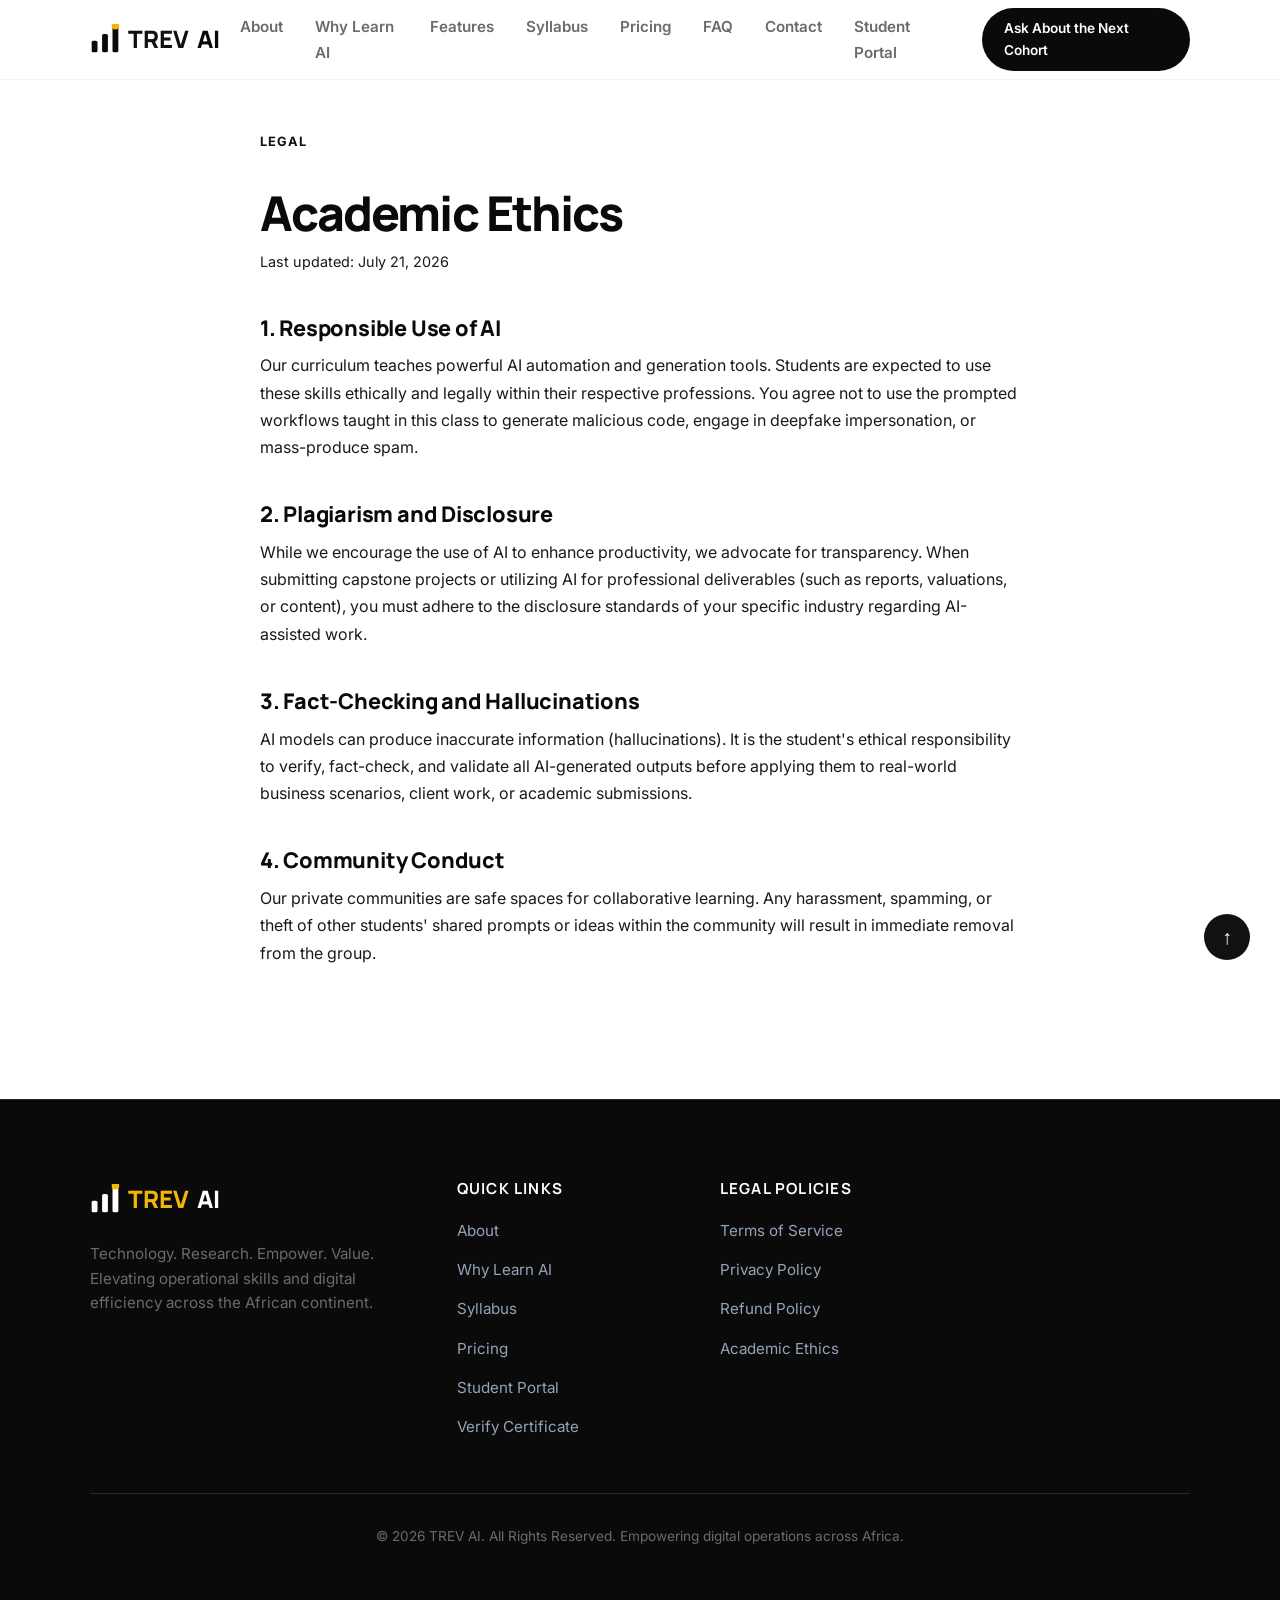
<file: ethics.html>
<!DOCTYPE html>
<html lang="en" class="scroll-smooth">
<head>
  <meta charset="UTF-8">
  <meta name="viewport" content="width=device-width, initial-scale=1.0">
  <title>Academic Ethics | TREV AI Masterclass</title>

  <!-- SEO & Metadata -->
  <meta name="description" content="Academic Ethics policy for the TREV AI Masterclass — responsible and transparent use of AI.">
  <meta name="author" content="TREV AI">
  <link rel="canonical" href="https://trevv-nu.vercel.app/ethics.html">
  <link rel="icon" type="image/x-icon" href="favicon.ico">
  <link rel="icon" type="image/png" sizes="32x32" href="assets/favicon/favicon-32.png">
  <link rel="icon" type="image/png" sizes="16x16" href="assets/favicon/favicon-16.png">
  <link rel="apple-touch-icon" sizes="180x180" href="assets/favicon/apple-touch-icon.png">
  <link rel="icon" type="image/png" sizes="192x192" href="assets/favicon/icon-192.png">
  <link rel="icon" type="image/png" sizes="512x512" href="assets/favicon/icon-512.png">

  <!-- Fonts Preconnect -->
  <link rel="preconnect" href="https://fonts.googleapis.com">
  <link rel="preconnect" href="https://fonts.gstatic.com" crossorigin>
  <link href="https://fonts.googleapis.com/css2?family=Inter:wght@300;400;500;600;700&family=Manrope:wght@500;600;700;800&display=swap" rel="stylesheet">

  <link rel="stylesheet" href="css/style.css">
  <script src="js/monitoring.js"></script>
  <meta name="robots" content="noindex">
</head>
<body class="bg-background text-text antialiased selection:bg-primary/20 selection:text-primary">

  <!-- Skip-Link for Accessibility -->
  <a href="#main-content" class="skip-link">Skip to main content</a>

  <!-- Header Section -->
  <header class="main-header" id="header" role="banner">
    <div class="header-container container">
      <a href="index.html" class="logo" aria-label="TREV AI Homepage">
        <svg class="logo-mark" width="30" height="30" viewBox="0 0 36 36" fill="none" xmlns="http://www.w3.org/2000/svg" aria-hidden="true">
          <rect x="2" y="20" width="7" height="14" rx="2" fill="currentColor"/>
          <rect x="14.5" y="12" width="7" height="22" rx="2" fill="currentColor"/>
          <rect x="27" y="2" width="7" height="32" rx="2" fill="currentColor"/>
          <circle cx="30.5" cy="2" r="4.5" fill="var(--accent)"/>
        </svg>
        <span class="logo-accent">TREV</span> <span class="logo-text">AI</span>
      </a>

      <button class="menu-toggle" aria-label="Toggle Navigation Menu" aria-controls="primary-nav" aria-expanded="false">
        <span class="bar"></span>
        <span class="bar"></span>
        <span class="bar"></span>
      </button>

      <nav class="primary-nav" id="primary-nav" aria-label="Main Directory">
        <ul class="nav-links">
          <li class="mobile-nav-only"><a href="index.html" class="nav-link">Home</a></li>
          <li class="mobile-nav-only"><a href="course.html" class="nav-link">Course</a></li>
          <li class="mobile-nav-only"><a href="pricing.html#pricing" class="nav-link">Pricing</a></li>
          <li class="mobile-nav-only"><a href="contact.html#contact" class="nav-link">Contact</a></li>
          <li class="mobile-nav-only"><a href="portal.html" class="nav-link">Student Portal</a></li>
          <li class="desktop-nav-only"><a href="index.html#about" class="nav-link">About</a></li>
          <li class="desktop-nav-only"><a href="course.html#why-learn-ai" class="nav-link">Why Learn AI</a></li>
          <li class="desktop-nav-only"><a href="course.html#features" class="nav-link">Features</a></li>
          <li class="desktop-nav-only"><a href="course.html#modules" class="nav-link">Syllabus</a></li>
          <li class="desktop-nav-only"><a href="pricing.html#pricing" class="nav-link">Pricing</a></li>
          <li class="desktop-nav-only"><a href="pricing.html#faq" class="nav-link">FAQ</a></li>
          <li class="desktop-nav-only"><a href="contact.html#contact" class="nav-link">Contact</a></li>
          <li class="desktop-nav-only"><a href="portal.html" class="nav-link">Student Portal</a></li>
        </ul>
        <div class="nav-cta">
          <a href="pricing.html#pricing" data-enroll-link class="btn btn-primary btn-sm">Enroll Now</a>
        </div>
      </nav>
    </div>
  </header>

  <main id="main-content">
    <section class="legal-section py-lg">
      <div class="container legal-content">
        <span class="section-tag">Legal</span>
        <h1>Academic Ethics</h1>
        <p class="legal-updated">Last updated: July 21, 2026</p>


        <h3>1. Responsible Use of AI</h3>
        <p>Our curriculum teaches powerful AI automation and generation tools. Students are expected to use these skills ethically and legally within their respective professions. You agree not to use the prompted workflows taught in this class to generate malicious code, engage in deepfake impersonation, or mass-produce spam.</p>

        <h3>2. Plagiarism and Disclosure</h3>
        <p>While we encourage the use of AI to enhance productivity, we advocate for transparency. When submitting capstone projects or utilizing AI for professional deliverables (such as reports, valuations, or content), you must adhere to the disclosure standards of your specific industry regarding AI-assisted work.</p>

        <h3>3. Fact-Checking and Hallucinations</h3>
        <p>AI models can produce inaccurate information (hallucinations). It is the student's ethical responsibility to verify, fact-check, and validate all AI-generated outputs before applying them to real-world business scenarios, client work, or academic submissions.</p>

        <h3>4. Community Conduct</h3>
        <p>Our private communities are safe spaces for collaborative learning. Any harassment, spamming, or theft of other students' shared prompts or ideas within the community will result in immediate removal from the group.</p>

      </div>
    </section>
  </main>

  <!-- FOOTER SECTION -->
  <footer class="main-footer bg-dark text-white py-md" role="contentinfo">
    <div class="container">
      <div class="footer-top">
        <div class="footer-brand">
          <a href="index.html" class="logo footer-logo" aria-label="TREV AI Homepage">
            <svg class="logo-mark" width="30" height="30" viewBox="0 0 36 36" fill="none" xmlns="http://www.w3.org/2000/svg" aria-hidden="true">
              <rect x="2" y="20" width="7" height="14" rx="2" fill="currentColor"/>
              <rect x="14.5" y="12" width="7" height="22" rx="2" fill="currentColor"/>
              <rect x="27" y="2" width="7" height="32" rx="2" fill="currentColor"/>
              <circle cx="30.5" cy="2" r="4.5" fill="var(--accent)"/>
            </svg>
            <span class="logo-accent">TREV</span> <span class="logo-text text-white">AI</span>
          </a>
          <p class="mt-xs text-gray">Technology. Research. Empower. Value. Elevating operational skills and digital efficiency across the African continent.</p>
        </div>
        <div class="footer-links-grid">
          <div>
            <h4>Quick Links</h4>
            <ul>
              <li><a href="index.html#about">About</a></li>
              <li><a href="course.html#why-learn-ai">Why Learn AI</a></li>
              <li><a href="course.html#modules">Syllabus</a></li>
              <li><a href="pricing.html#pricing">Pricing</a></li>
              <li><a href="portal.html">Student Portal</a></li>
              <li><a href="verify.html">Verify Certificate</a></li>
            </ul>
          </div>
          <div>
            <h4>Legal Policies</h4>
            <ul>
              <li><a href="terms.html">Terms of Service</a></li>
              <li><a href="privacy.html">Privacy Policy</a></li>
              <li><a href="refund.html">Refund Policy</a></li>
              <li><a href="ethics.html">Academic Ethics</a></li>
            </ul>
          </div>
        </div>
      </div>
      <div class="footer-bottom text-center text-gray mt-md">
        <p>&copy; 2026 TREV AI. All Rights Reserved. Empowering digital operations across Africa.</p>
      </div>
    </div>
  </footer>

  <!-- Back to Top Button -->
  <button id="backToTop" class="back-to-top" aria-label="Scroll to top of the page">↑</button>

  <script src="js/config.js" defer></script>
  <script src="js/cohort.js" defer></script>
  <script src="js/script.js" defer></script>
</body>
</html>
</file>
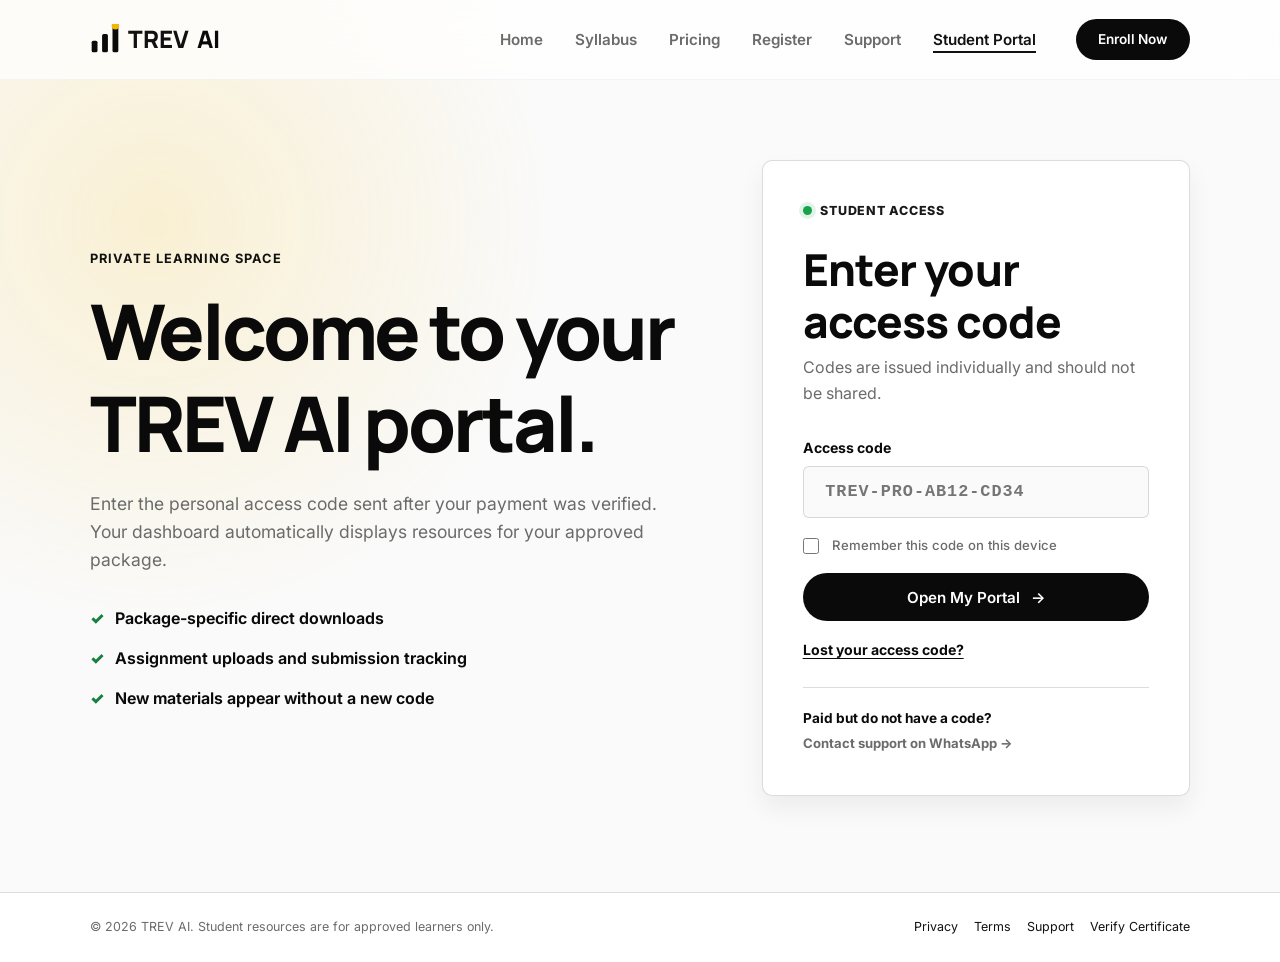
<file: portal.html>
<!DOCTYPE html>
<html lang="en" class="scroll-smooth">
<head>
  <meta charset="UTF-8">
  <meta name="viewport" content="width=device-width, initial-scale=1.0">
  <title>Student Portal | TREV AI</title>
  <meta name="description" content="Sign in to the TREV AI student portal using the personal access code issued after enrollment approval.">
  <meta name="robots" content="noindex,nofollow,noarchive">
  <link rel="icon" type="image/x-icon" href="favicon.ico">
  <link rel="icon" type="image/png" sizes="32x32" href="assets/favicon/favicon-32.png">
  <link rel="apple-touch-icon" sizes="180x180" href="assets/favicon/apple-touch-icon.png">
  <link rel="preconnect" href="https://fonts.googleapis.com">
  <link rel="preconnect" href="https://fonts.gstatic.com" crossorigin>
  <link href="https://fonts.googleapis.com/css2?family=Inter:wght@300;400;500;600;700&family=Manrope:wght@500;600;700;800&display=swap" rel="stylesheet">
  <link rel="stylesheet" href="css/style.css">
  <script src="js/monitoring.js"></script>
</head>
<body class="portal-page bg-light text-text antialiased">
  <a href="#main-content" class="skip-link">Skip to portal login</a>

  <header class="main-header" id="header" role="banner">
    <div class="header-container container">
      <a href="index.html" class="logo" aria-label="TREV AI Homepage">
        <svg class="logo-mark" width="30" height="30" viewBox="0 0 36 36" fill="none" xmlns="http://www.w3.org/2000/svg" aria-hidden="true">
          <rect x="2" y="20" width="7" height="14" rx="2" fill="currentColor"/>
          <rect x="14.5" y="12" width="7" height="22" rx="2" fill="currentColor"/>
          <rect x="27" y="2" width="7" height="32" rx="2" fill="currentColor"/>
          <circle cx="30.5" cy="2" r="4.5" fill="var(--accent)"/>
        </svg>
        <span class="logo-accent">TREV</span> <span class="logo-text">AI</span>
      </a>
      <button class="menu-toggle" aria-label="Toggle Navigation Menu" aria-controls="primary-nav" aria-expanded="false">
        <span class="bar"></span><span class="bar"></span><span class="bar"></span>
      </button>
      <nav class="primary-nav" id="primary-nav" aria-label="Main Directory">
        <ul class="nav-links">
          <li class="mobile-nav-only"><a href="index.html" class="nav-link">Home</a></li>
          <li class="mobile-nav-only"><a href="course.html" class="nav-link">Course</a></li>
          <li class="mobile-nav-only"><a href="pricing.html#pricing" class="nav-link">Pricing</a></li>
          <li class="mobile-nav-only"><a href="contact.html#contact" class="nav-link">Contact</a></li>
          <li class="mobile-nav-only"><a href="portal.html" class="nav-link">Student Portal</a></li>
          <li class="desktop-nav-only"><a href="index.html" class="nav-link">Home</a></li>
          <li class="desktop-nav-only"><a href="course.html#modules" class="nav-link">Syllabus</a></li>
          <li class="desktop-nav-only"><a href="pricing.html#pricing" class="nav-link">Pricing</a></li>
          <li class="desktop-nav-only"><a href="register.html" class="nav-link">Register</a></li>
          <li class="desktop-nav-only"><a href="contact.html#contact" class="nav-link">Support</a></li>
          <li class="desktop-nav-only"><a href="portal.html" class="nav-link active" aria-current="page">Student Portal</a></li>
        </ul>
        <div class="nav-cta"><a href="register.html" class="btn btn-primary btn-sm">Enroll Now</a></div>
      </nav>
    </div>
  </header>

  <main id="main-content" class="portal-main">
    <section class="portal-login-section" aria-labelledby="portal-title">
      <div class="container portal-shell">
        <div id="portalLoginPanel" class="portal-login-layout">
          <div class="portal-intro">
            <span class="section-tag">Private Learning Space</span>
            <h1 id="portal-title">Welcome to your TREV AI portal.</h1>
            <p>Enter the personal access code sent after your payment was verified. Your dashboard automatically displays resources for your approved package.</p>
            <ul class="portal-benefits">
              <li><span aria-hidden="true">✓</span> Package-specific direct downloads</li>
              <li><span aria-hidden="true">✓</span> Assignment uploads and submission tracking</li>
              <li><span aria-hidden="true">✓</span> New materials appear without a new code</li>
            </ul>
          </div>

          <div class="portal-login-card">
            <div class="secure-row"><span class="secure-dot" aria-hidden="true"></span><span>Student access</span></div>
            <h2>Enter your access code</h2>
            <p>Codes are issued individually and should not be shared.</p>
            <form id="portalLoginForm" class="portal-login-form">
              <div class="form-group">
                <label for="accessCode">Access code</label>
                <input id="accessCode" name="accessCode" class="form-input access-code-input" type="text" inputmode="text" autocomplete="one-time-code" autocapitalize="characters" spellcheck="false" maxlength="32" placeholder="TREV-PRO-AB12-CD34" required>
              </div>
              <label class="remember-row" for="rememberCode">
                <input id="rememberCode" type="checkbox">
                <span>Remember this code on this device</span>
              </label>
              <div id="portalLoginMessage" class="form-message" role="status" aria-live="polite" hidden></div>
              <button id="portalLoginButton" type="submit" class="btn btn-primary btn-full"><span>Open My Portal</span><span aria-hidden="true">→</span></button>
            </form>
            <div class="portal-lost-code">
              <button id="lostCodeToggle" type="button" class="link-button" aria-expanded="false" aria-controls="lostCodeForm">Lost your access code?</button>
              <form id="lostCodeForm" class="lost-code-form" hidden novalidate>
                <p>Enter the email you registered with. If it matches an approved enrollment, we will email your code again.</p>
                <div class="form-group">
                  <label for="lostCodeEmail">Registration email</label>
                  <input id="lostCodeEmail" name="email" class="form-input" type="email" autocomplete="email" maxlength="120" placeholder="you@example.com" required>
                </div>
                <div id="lostCodeMessage" class="form-message" role="status" aria-live="polite" hidden></div>
                <button id="lostCodeSubmit" type="submit" class="btn btn-outline btn-full">Email My Code</button>
              </form>
            </div>
            <div class="portal-help">
              <p><strong>Paid but do not have a code?</strong></p>
              <a href="https://wa.me/2348139908559?text=Hello%20TREV%20AI%20Support.%20I%20have%20paid%20and%20need%20help%20with%20my%20student%20portal%20access%20code." target="_blank" rel="noopener">Contact support on WhatsApp →</a>
            </div>
          </div>
        </div>

        <div id="studentDashboard" class="student-dashboard" tabindex="-1" hidden>
          <div class="dashboard-topbar">
            <div>
              <span id="studentPackageBadge" class="dashboard-package-badge">STUDENT</span>
              <h1>Welcome, <span id="studentName">Student</span>.</h1>
              <p>Your approved learning resources are listed below.</p>
            </div>
            <button id="portalLogout" type="button" class="btn btn-outline btn-sm">Sign Out</button>
          </div>

          <section id="portalWelcome" class="portal-welcome" aria-labelledby="portalWelcomeTitle" hidden>
            <div class="portal-welcome-head">
              <div>
                <span class="section-tag">Start Here</span>
                <h2 id="portalWelcomeTitle">Welcome aboard! Three quick steps before your first class.</h2>
              </div>
              <button id="portalWelcomeDismiss" type="button" class="assignment-modal-close" aria-label="Hide the welcome guide">×</button>
            </div>
            <ol class="portal-welcome-steps">
              <li><button type="button" data-welcome-target="portalCommunity"><strong>1. Join your WhatsApp community</strong><span>Class links and announcements are shared there.</span></button></li>
              <li><button type="button" data-welcome-target="portalOnboarding"><strong>2. Finish your setup checklist</strong><span>Tick off each step so you are ready on day one.</span></button></li>
              <li><button type="button" data-welcome-target="portalTimetable"><strong>3. Check your timetable</strong><span>See when your next live class takes place.</span></button></li>
            </ol>
          </section>

          <section class="learning-overview" aria-labelledby="learningOverviewTitle">
            <div class="progress-ring-card">
              <div class="progress-ring" id="overallProgressRing" style="--progress:0"><span id="overallProgressValue">0%</span></div>
              <div><span class="section-tag">Certificate Progress</span><h2 id="learningOverviewTitle">Your learning journey</h2><p id="progressSummary">Attend and complete your required classes. Your instructor confirms class completion.</p></div>
            </div>
            <button id="continueLearningButton" class="btn btn-primary continue-learning-button" type="button">Continue Learning <span>→</span></button>
          </section>

          <div class="progress-metric-grid">
            <article><span>SESSIONS</span><strong id="progressLessons">0 / 0</strong><small>Attended and completed</small></article>
            <article><span>ASSIGNMENTS</span><strong id="progressAssignments">0 / 0</strong><small>Approved</small></article>
            <article><span>NEXT LIVE CLASS</span><strong id="progressNextClass">To be announced</strong><small id="progressNextClassDate">Check timetable</small></article>
            <article><span>CERTIFICATE</span><strong id="progressCertificate">Not yet eligible</strong><small id="progressCertificateDetail">Starter: 4 of 4 classes. Professional &amp; VIP: at least 5 of 7.</small></article>
          </div>

          <div class="dashboard-meta-grid">
            <div class="dashboard-meta-card"><span>Approved package</span><strong id="studentPackage">—</strong></div>
            <div class="dashboard-meta-card"><span>Registration ID</span><strong id="studentRegistrationId">—</strong></div>
            <div class="dashboard-meta-card"><span>Need help?</span><a href="https://wa.me/2348139908559" target="_blank" rel="noopener">WhatsApp Support →</a></div>
          </div>

          <div class="dashboard-heading">
            <span class="section-tag">Getting Started</span>
            <h2>Community and support</h2>
            <p>Your official group, support hours, and class-link policy.</p>
          </div>
          <div id="portalCommunity" class="portal-community" aria-live="polite"></div>

          <aside class="portal-instructor-panel">
            <img src="assets/images/daniel-gbenga-480.webp" alt="Olutimehin Daniel Gbenga, Founder and Lead Instructor" width="480" height="600" loading="lazy">
            <div><span class="section-tag">Your Instructor</span><h3>Olutimehin Daniel Gbenga</h3><p>Founder and Lead Instructor, TREV AI Academy</p><p id="instructorOfficeHours">Package support hours appear in your community card.</p></div>
            <a href="https://wa.me/2348139908559?text=Hello%20TREV%20AI%20Support" class="btn btn-outline btn-sm" target="_blank" rel="noopener">Contact Support</a>
          </aside>

          <div class="dashboard-heading portal-section-heading">
            <span class="section-tag">Onboarding</span>
            <h2>Your setup checklist</h2>
            <p>Complete these steps before your first class. Progress is saved on this device.</p>
          </div>
          <div id="portalOnboarding" class="portal-onboarding" aria-live="polite"></div>

          <div class="dashboard-heading portal-section-heading">
            <span class="section-tag">Cohort Schedule</span>
            <h2>Your timetable</h2>
            <p>The cohort begins 9 November 2026. The class timetable and session duration are being finalized. Details will be announced once confirmed.</p>
          </div>
          <div id="portalTimetable" class="portal-timetable" aria-live="polite"></div>

          <div class="dashboard-heading portal-section-heading">
            <span class="section-tag">Learning Library</span>
            <h2>Your resources</h2>
            <p>Materials are controlled from the TREV AI resource sheet and will update automatically.</p>
          </div>
          <div id="portalResources" class="portal-resources" aria-live="polite"></div>

          <div class="dashboard-heading portal-section-heading" id="promptLibrarySection">
            <span class="section-tag">Package Prompt Library</span>
            <h2>Your prompt library</h2>
            <p>Search, filter, copy, and download the prompt collection created for your package.</p>
          </div>
          <div class="prompt-library-toolbar">
            <input id="promptSearch" class="form-input" type="search" placeholder="Search prompts and use cases…" aria-label="Search prompt library">
            <select id="promptCategory" class="form-input" aria-label="Filter prompt category"><option value="">All categories</option></select>
            <a id="promptPdfDownload" class="btn btn-outline btn-sm" href="#" download>Download Prompt PDF</a>
            <a id="vipTemplatesDownload" class="btn btn-secondary btn-sm" href="assets/vip-templates/trev-ai-vip-template-suite.zip" download hidden>Download VIP Templates</a>
          </div>
          <p id="promptResultCount" class="prompt-result-count" aria-live="polite"></p>
          <div id="promptLibrary" class="prompt-library"></div>
          <button id="promptLoadMore" class="btn btn-outline prompt-load-more" type="button" hidden>Load More Prompts</button>

          <div class="dashboard-heading portal-section-heading">
            <span class="section-tag">Practical Work</span>
            <h2>Your assignments</h2>
            <p>Upload completed work directly from this portal. Files are stored privately for instructor review.</p>
          </div>
          <div id="portalAssignments" class="portal-assignments" aria-live="polite"></div>

          <div class="dashboard-heading portal-section-heading">
            <span class="section-tag">Submission History</span>
            <h2>My submissions</h2>
            <p>Track submitted work, review status, and instructor feedback.</p>
          </div>
          <div id="portalSubmissions" class="portal-submissions" aria-live="polite"></div>

          <div class="dashboard-heading portal-section-heading">
            <span class="section-tag">Community Standards</span>
            <h2>Community guidelines</h2>
            <p>These rules protect students, learning materials, and the quality of the cohort experience.</p>
          </div>
          <div id="portalGuidelines" class="portal-guidelines" aria-live="polite"></div>

          <div class="dashboard-heading portal-section-heading">
            <span class="section-tag">Privacy</span>
            <h2>Your data</h2>
            <p>You can ask us to delete the personal details we hold about you. See our <a href="privacy.html">privacy policy</a> for what we store.</p>
          </div>
          <div class="portal-data-card">
            <div>
              <h3>Delete my data</h3>
              <p>We will remove your name, email, WhatsApp number, payment reference and assignment uploads within 30 days. Your access code will stop working and this cannot be undone.</p>
            </div>
            <button id="deleteDataOpen" type="button" class="btn btn-outline btn-sm btn-danger">Request Deletion</button>
            <form id="deleteDataForm" class="delete-data-form" hidden novalidate>
              <div class="form-group">
                <label for="deleteDataNote">Reason <span class="optional-label">(optional)</span></label>
                <textarea id="deleteDataNote" class="form-input" maxlength="500" rows="3" placeholder="Anything we should know?"></textarea>
              </div>
              <label class="remember-row" for="deleteDataConfirm">
                <input id="deleteDataConfirm" type="checkbox" required>
                <span>I understand my access and uploads will be permanently removed.</span>
              </label>
              <div id="deleteDataMessage" class="form-message" role="status" aria-live="polite" hidden></div>
              <div class="delete-data-actions">
                <button id="deleteDataCancel" type="button" class="btn btn-outline btn-sm">Cancel</button>
                <button id="deleteDataSubmit" type="submit" class="btn btn-primary btn-sm btn-danger-solid">Send Deletion Request</button>
              </div>
            </form>
          </div>
        </div>
      </div>
    </section>

    <div id="videoModal" class="assignment-modal video-modal" role="dialog" aria-modal="true" aria-labelledby="videoModalTitle" hidden>
      <div class="assignment-modal-backdrop" data-close-video-modal></div>
      <div class="assignment-modal-panel video-modal-panel">
        <div class="assignment-modal-header">
          <div><span class="section-tag">Course Video</span><h2 id="videoModalTitle">Watch Video</h2></div>
          <button id="videoModalClose" type="button" class="assignment-modal-close" aria-label="Close video">×</button>
        </div>
        <iframe id="videoFrame" title="Course video player" allow="autoplay; encrypted-media; picture-in-picture" allowfullscreen></iframe>
      </div>
    </div>

    <div id="assignmentUploadModal" class="assignment-modal" role="dialog" aria-modal="true" aria-labelledby="assignmentModalTitle" hidden>
      <div class="assignment-modal-backdrop" data-close-assignment-modal></div>
      <div class="assignment-modal-panel">
        <div class="assignment-modal-header">
          <div>
            <span class="section-tag">Assignment Upload</span>
            <h2 id="assignmentModalTitle">Submit your work</h2>
          </div>
          <button id="assignmentModalClose" type="button" class="assignment-modal-close" aria-label="Close assignment upload">×</button>
        </div>
        <iframe id="assignmentUploadFrame" title="Secure assignment upload form" loading="lazy"></iframe>
      </div>
    </div>
  </main>

  <footer class="portal-footer">
    <div class="container portal-footer-inner">
      <p>&copy; 2026 TREV AI. Student resources are for approved learners only.</p>
      <div><a href="privacy.html">Privacy</a><a href="terms.html">Terms</a><a href="contact.html#contact">Support</a><a href="verify.html">Verify Certificate</a></div>
    </div>
  </footer>

  <script src="js/script.js" defer></script>
  <script src="js/config.js" defer></script>
  <script src="js/portal.js" defer></script>
</body>
</html>
</file>
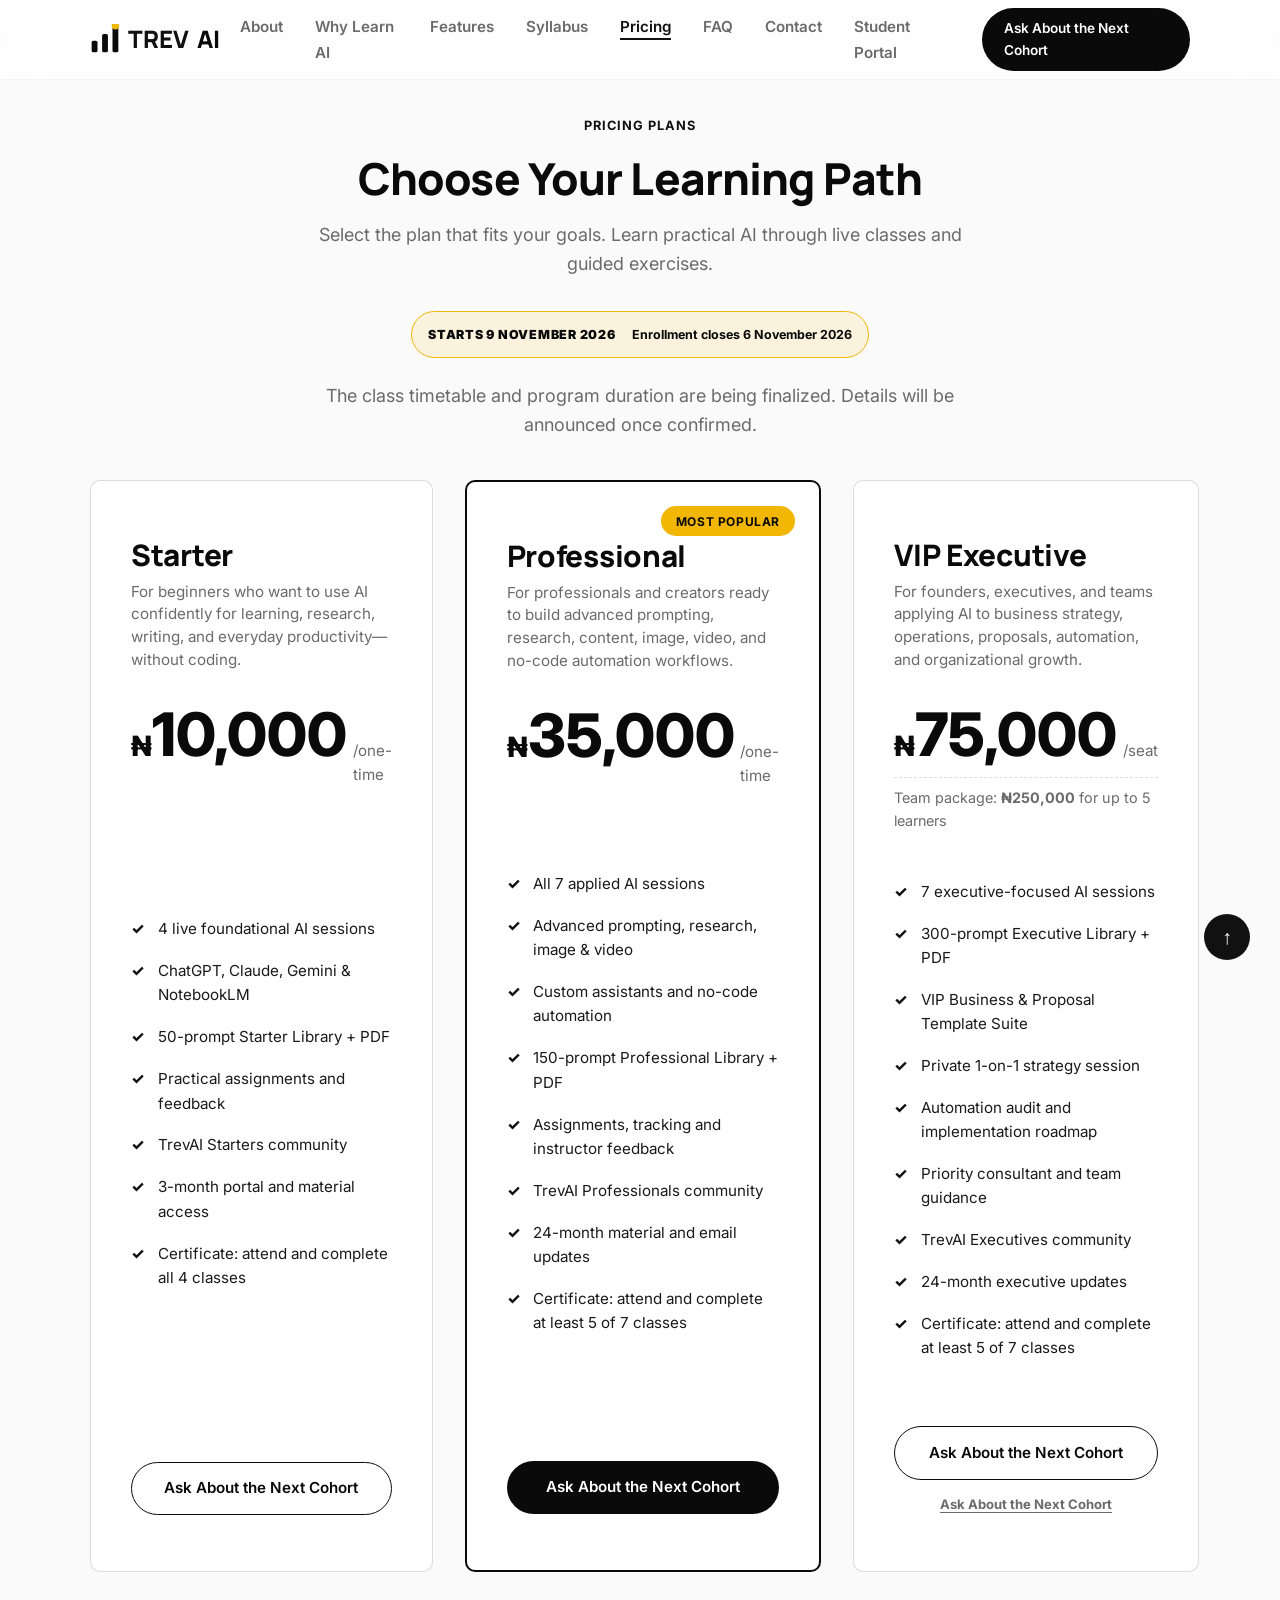
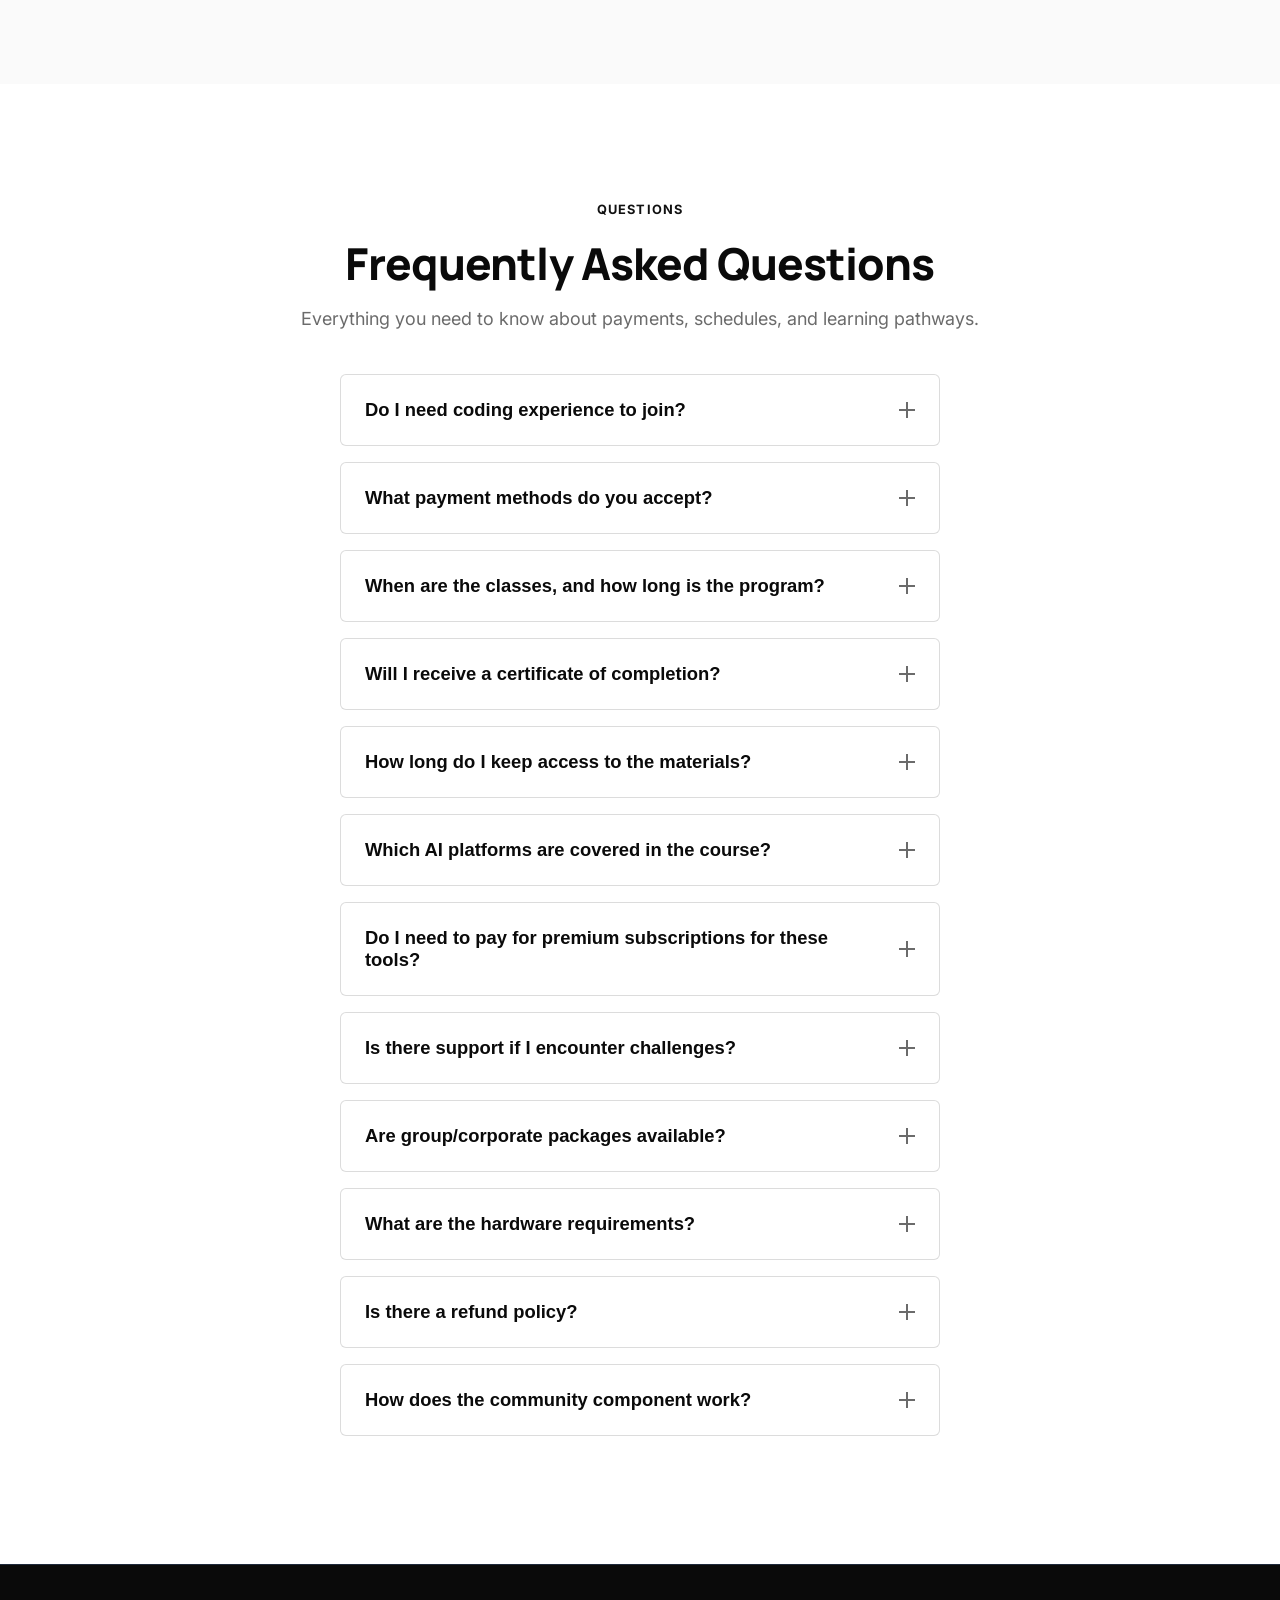
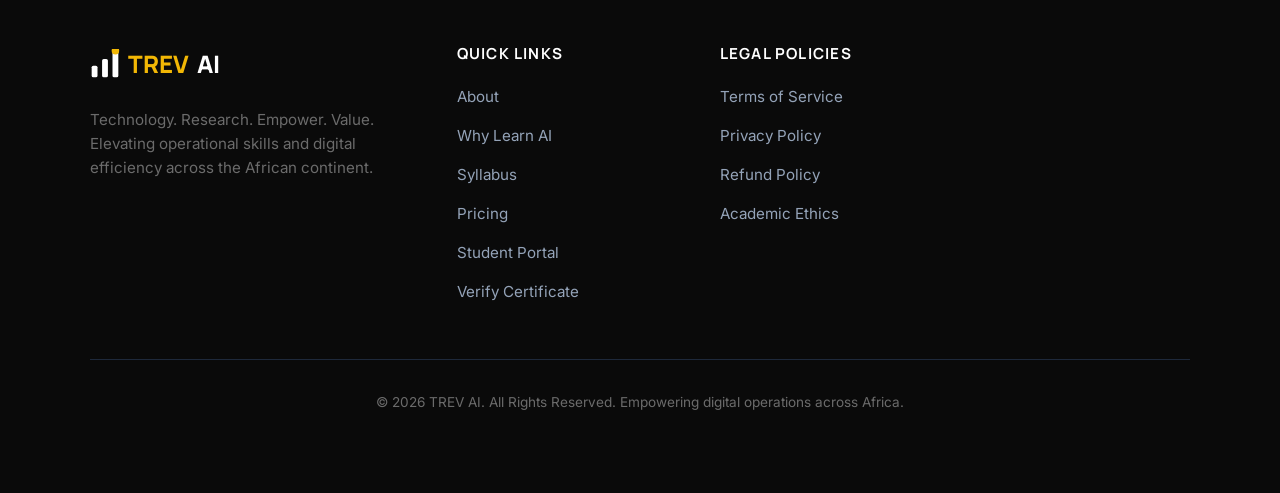
<file: pricing.html>
<!DOCTYPE html>
<html lang="en" class="scroll-smooth">
<head>
  <meta charset="UTF-8">
  <meta name="viewport" content="width=device-width, initial-scale=1.0">
  <title>Pricing & FAQ | TREV AI Masterclass</title>
  
  <!-- SEO & Metadata -->
  <meta name="description" content="Compare TREV AI Masterclass pricing tiers and get answers to common questions before you enroll.">
  <meta name="keywords" content="AI Masterclass, Learn AI, Prompt Engineering, ChatGPT Africa, Google AI Studio, Claude, AI Automation, Tech Digital Skills, TREV AI, AI for Professionals">
  <meta name="author" content="TREV AI">
  <link rel="canonical" href="https://trevv-nu.vercel.app/pricing.html">
  <link rel="icon" type="image/x-icon" href="favicon.ico">
  <link rel="icon" type="image/png" sizes="32x32" href="assets/favicon/favicon-32.png">
  <link rel="icon" type="image/png" sizes="16x16" href="assets/favicon/favicon-16.png">
  <link rel="apple-touch-icon" sizes="180x180" href="assets/favicon/apple-touch-icon.png">
  <link rel="icon" type="image/png" sizes="192x192" href="assets/favicon/icon-192.png">
  <link rel="icon" type="image/png" sizes="512x512" href="assets/favicon/icon-512.png">

  <!-- Open Graph / Facebook -->
  <meta property="og:type" content="website">
  <meta property="og:url" content="https://trevv-nu.vercel.app/pricing.html">
  <meta property="og:title" content="Pricing & FAQ | TREV AI Masterclass">
  <meta property="og:description" content="Compare TREV AI Masterclass pricing tiers and get answers to common questions before you enroll.">

  <!-- Twitter -->
  <meta property="twitter:card" content="summary">
  <meta property="twitter:url" content="https://trevv-nu.vercel.app/pricing.html">
  <meta property="twitter:title" content="Pricing & FAQ | TREV AI Masterclass">
  <meta property="twitter:description" content="Compare TREV AI Masterclass pricing tiers and get answers to common questions before you enroll.">

  <!-- Fonts Preconnect -->
  <link rel="preconnect" href="https://fonts.googleapis.com">
  <link rel="preconnect" href="https://fonts.gstatic.com" crossorigin>
  <link href="https://fonts.googleapis.com/css2?family=Inter:wght@300;400;500;600;700&family=Manrope:wght@500;600;700;800&display=swap" rel="stylesheet">

  <link rel="stylesheet" href="css/style.css">
  <script src="js/monitoring.js"></script>

  <!-- Course Schema JSON-LD for SEO -->
  <script type="application/ld+json">
  {
    "@context": "https://schema.org",
    "@type": "Course",
    "name": "TREV AI Masterclass",
    "description": "Comprehensive practical AI training program covering Prompt Engineering, ChatGPT, Gemini, Claude, NotebookLM, Automation, and multi-agent workflows.",
    "provider": {
      "@type": "Organization",
      "name": "TREV AI",
      "sameAs": "https://trevv-nu.vercel.app"
    },
    "hasCourseInstance": {
      "@type": "CourseInstance",
      "courseMode": "Online, live classes",
      "startDate": "2026-11-09",
      "offers": {
        "@type": "Offer",
        "name": "Starter Package",
        "price": "10000",
        "priceCurrency": "NGN",
        "url": "https://trevv-nu.vercel.app/register.html?package=starter",
        "category": "Paid"
      }
    }
  }
  </script>
</head>
<body class="bg-background text-text antialiased selection:bg-primary/20 selection:text-primary">

  <!-- Skip-Link for Accessibility -->
  <a href="#main-content" class="skip-link">Skip to main content</a>

  <!-- Header Section -->
  <header class="main-header" id="header" role="banner">
    <div class="header-container container">
      <a href="index.html" class="logo" aria-label="TREV AI Homepage">
        <svg class="logo-mark" width="30" height="30" viewBox="0 0 36 36" fill="none" xmlns="http://www.w3.org/2000/svg" aria-hidden="true">
          <rect x="2" y="20" width="7" height="14" rx="2" fill="currentColor"/>
          <rect x="14.5" y="12" width="7" height="22" rx="2" fill="currentColor"/>
          <rect x="27" y="2" width="7" height="32" rx="2" fill="currentColor"/>
          <circle cx="30.5" cy="2" r="4.5" fill="var(--accent)"/>
        </svg>
        <span class="logo-accent">TREV</span> <span class="logo-text">AI</span>
      </a>
      
      <button class="menu-toggle" aria-label="Toggle Navigation Menu" aria-controls="primary-nav" aria-expanded="false">
        <span class="bar"></span>
        <span class="bar"></span>
        <span class="bar"></span>
      </button>

      <nav class="primary-nav" id="primary-nav" aria-label="Main Directory">
        <ul class="nav-links">
          <li class="mobile-nav-only"><a href="index.html" class="nav-link">Home</a></li>
          <li class="mobile-nav-only"><a href="course.html" class="nav-link">Course</a></li>
          <li class="mobile-nav-only"><a href="pricing.html#pricing" class="nav-link">Pricing</a></li>
          <li class="mobile-nav-only"><a href="contact.html#contact" class="nav-link">Contact</a></li>
          <li class="mobile-nav-only"><a href="portal.html" class="nav-link">Student Portal</a></li>
          <li class="desktop-nav-only"><a href="index.html#about" class="nav-link">About</a></li>
          <li class="desktop-nav-only"><a href="course.html#why-learn-ai" class="nav-link">Why Learn AI</a></li>
          <li class="desktop-nav-only"><a href="course.html#features" class="nav-link">Features</a></li>
          <li class="desktop-nav-only"><a href="course.html#modules" class="nav-link">Syllabus</a></li>
          <li class="desktop-nav-only"><a href="#pricing" class="nav-link">Pricing</a></li>
          <li class="desktop-nav-only"><a href="#faq" class="nav-link">FAQ</a></li>
          <li class="desktop-nav-only"><a href="contact.html#contact" class="nav-link">Contact</a></li>
          <li class="desktop-nav-only"><a href="portal.html" class="nav-link">Student Portal</a></li>
        </ul>
        <div class="nav-cta">
          <a href="#pricing" data-enroll-link class="btn btn-primary btn-sm">Register Now</a>
        </div>
      </nav>
    </div>
  </header>

  <main id="main-content">

    <!-- 12. PRICING SECTION -->
    <section class="pricing-section py-lg bg-light" id="pricing">
      <div class="container">
        <div class="text-center max-w-lg mx-auto scroll-reveal">
          <span class="section-tag">Pricing Plans</span>
          <h2 class="section-heading">Choose Your Learning Path</h2>
          <p class="section-desc">Select the plan that fits your goals. Learn practical AI through live classes and guided exercises.</p>
        </div>

        <div class="pricing-status-banner" aria-label="November cohort dates">
          <span>STARTS 9 NOVEMBER 2026</span>
          <strong>Enrollment closes 6 November 2026</strong>
        </div>
        <p class="section-desc text-center max-w-lg mx-auto mt-sm">The class timetable and program duration are being finalized. Details will be announced once confirmed.</p>

        <div class="grid-3 mt-md align-stretch">
          <div class="pricing-card scroll-reveal" data-package-card="starter">
            <div class="pricing-header">
              <h3>Starter</h3>
              <p class="plan-desc">For beginners who want to use AI confidently for learning, research, writing, and everyday productivity—without coding.</p>
              <div class="price"><span class="currency">₦</span><span class="amount js-price">10,000</span><span class="period">/one-time</span></div>
            </div>
            <ul class="plan-features">
              <li><span class="bullet">✓</span> 4 live foundational AI sessions</li>
              <li><span class="bullet">✓</span> ChatGPT, Claude, Gemini & NotebookLM</li>
              <li><span class="bullet">✓</span> 50-prompt Starter Library + PDF</li>
              <li><span class="bullet">✓</span> Practical assignments and feedback</li>
              <li><span class="bullet">✓</span> TrevAI Starters community</li>
              <li><span class="bullet">✓</span> 3-month portal and material access</li>
              <li><span class="bullet">✓</span> Certificate: attend and complete all 4 classes</li>
            </ul>
            <div class="pricing-footer"><a href="register.html?package=starter" data-enroll-link class="btn btn-outline btn-full">Register for Starter</a></div>
          </div>

          <div class="pricing-card featured scroll-reveal delay-1" data-package-card="professional">
            <div class="featured-badge">Most Popular</div>
            <div class="pricing-header">
              <h3>Professional</h3>
              <p class="plan-desc">For professionals and creators ready to build advanced prompting, research, content, image, video, and no-code automation workflows.</p>
              <div class="price"><span class="currency">₦</span><span class="amount js-price">35,000</span><span class="period">/one-time</span></div>
            </div>
            <ul class="plan-features">
              <li><span class="bullet">✓</span> All 7 applied AI sessions</li>
              <li><span class="bullet">✓</span> Advanced prompting, research, image & video</li>
              <li><span class="bullet">✓</span> Custom assistants and no-code automation</li>
              <li><span class="bullet">✓</span> 150-prompt Professional Library + PDF</li>
              <li><span class="bullet">✓</span> Assignments, tracking and instructor feedback</li>
              <li><span class="bullet">✓</span> TrevAI Professionals community</li>
              <li><span class="bullet">✓</span> 24-month material and email updates</li>
              <li><span class="bullet">✓</span> Certificate: attend and complete at least 5 of 7 classes</li>
            </ul>
            <div class="pricing-footer"><a href="register.html?package=professional" data-enroll-link class="btn btn-primary btn-full">Register for Professional</a></div>
          </div>

          <div class="pricing-card scroll-reveal delay-2" data-package-card="vip-seat">
            <div class="pricing-header">
              <h3>VIP Executive</h3>
              <p class="plan-desc">For founders, executives, and teams applying AI to business strategy, operations, proposals, automation, and organizational growth.</p>
              <div class="price"><span class="currency">₦</span><span class="amount js-price">75,000</span><span class="period">/seat</span></div>
              <p class="price-alt">Team package: <strong class="js-team-price">₦250,000</strong> for up to 5 learners</p>
            </div>
            <ul class="plan-features">
              <li><span class="bullet">✓</span> 7 executive-focused AI sessions</li>
              <li><span class="bullet">✓</span> 300-prompt Executive Library + PDF</li>
              <li><span class="bullet">✓</span> VIP Business & Proposal Template Suite</li>
              <li><span class="bullet">✓</span> Private 1-on-1 strategy session</li>
              <li><span class="bullet">✓</span> Automation audit and implementation roadmap</li>
              <li><span class="bullet">✓</span> Priority consultant and team guidance</li>
              <li><span class="bullet">✓</span> TrevAI Executives community</li>
              <li><span class="bullet">✓</span> 24-month executive updates</li>
              <li><span class="bullet">✓</span> Certificate: attend and complete at least 5 of 7 classes</li>
            </ul>
            <div class="pricing-footer pricing-footer-options">
              <a href="register.html?package=vip-seat" data-enroll-link class="btn btn-outline btn-full">Register for a VIP Seat</a>
              <a href="register.html?package=vip-team" data-enroll-link class="pricing-team-link">Register a Team of Up to 5</a>
            </div>
          </div>
        </div>
      </div>
    </section>

    <!-- 13. FAQ SECTION -->
    <section class="faq-section py-lg" id="faq">
      <div class="container">
        <div class="text-center max-w-lg mx-auto scroll-reveal">
          <span class="section-tag">Questions</span>
          <h2 class="section-heading">Frequently Asked Questions</h2>
          <p class="section-desc">Everything you need to know about payments, schedules, and learning pathways.</p>
        </div>

        <div class="faq-accordion-container mt-md mx-auto max-w-md">
          
          <div class="accordion-item scroll-reveal">
            <button class="accordion-header" aria-expanded="false" aria-controls="faq-1-panel">
              <span class="faq-q">Do I need coding experience to join?</span>
              <span class="accordion-icon" aria-hidden="true"></span>
            </button>
            <div class="accordion-panel" id="faq-1-panel" hidden>
              <div class="accordion-content">
                <p>No coding experience is required. We focus entirely on highly practical, code-free models and visual systems to configure your automation processes.</p>
              </div>
            </div>
          </div>

          <div class="accordion-item scroll-reveal">
            <button class="accordion-header" aria-expanded="false" aria-controls="faq-2-panel">
              <span class="faq-q">What payment methods do you accept?</span>
              <span class="accordion-icon" aria-hidden="true"></span>
            </button>
            <div class="accordion-panel" id="faq-2-panel" hidden>
              <div class="accordion-content">
                <p>Registration uses direct bank transfer to the OPAY account shown on the registration page. Submit your payment details and transaction reference with the form. Allow approximately 10 minutes for payment verification and delivery of your personal access code by email and WhatsApp. International students can contact support for payment assistance.</p>
              </div>
            </div>
          </div>

          <div class="accordion-item scroll-reveal">
            <button class="accordion-header" aria-expanded="false" aria-controls="faq-3-panel">
              <span class="faq-q">When are the classes, and how long is the program?</span>
              <span class="accordion-icon" aria-hidden="true"></span>
            </button>
            <div class="accordion-panel" id="faq-3-panel" hidden>
              <div class="accordion-content">
                <p>The cohort starts on 9 November 2026, and enrollment closes on 6 November 2026. Classes are live and include practical exercises. The class timetable and program duration are being finalized; details will be announced once confirmed.</p>
              </div>
            </div>
          </div>

          <div class="accordion-item scroll-reveal">
            <button class="accordion-header" aria-expanded="false" aria-controls="faq-4-panel">
              <span class="faq-q">Will I receive a certificate of completion?</span>
              <span class="accordion-icon" aria-hidden="true"></span>
            </button>
            <div class="accordion-panel" id="faq-4-panel" hidden>
              <div class="accordion-content">
                <p>Yes. Starter students qualify by attending and completing all 4 classes. Professional and VIP students qualify by attending and completing at least 5 of 7 classes. Eligible students receive a verifiable digital certificate of completion.</p>
              </div>
            </div>
          </div>

          <div class="accordion-item scroll-reveal">
            <button class="accordion-header" aria-expanded="false" aria-controls="faq-5-panel">
              <span class="faq-q">How long do I keep access to the materials?</span>
              <span class="accordion-icon" aria-hidden="true"></span>
            </button>
            <div class="accordion-panel" id="faq-5-panel" hidden>
              <div class="accordion-content">
                <p>Starter includes 3 months of portal and material access. Professional and VIP include 24 months of package materials and content-update emails from the enrollment-approval date.</p>
              </div>
            </div>
          </div>

          <div class="accordion-item scroll-reveal">
            <button class="accordion-header" aria-expanded="false" aria-controls="faq-6-panel">
              <span class="faq-q">Which AI platforms are covered in the course?</span>
              <span class="accordion-icon" aria-hidden="true"></span>
            </button>
            <div class="accordion-panel" id="faq-6-panel" hidden>
              <div class="accordion-content">
                <p>We work extensively with ChatGPT, Anthropic Claude, Google Gemini, NotebookLM, Google AI Studio, and no-code tools like Make and Zapier.</p>
              </div>
            </div>
          </div>

          <div class="accordion-item scroll-reveal">
            <button class="accordion-header" aria-expanded="false" aria-controls="faq-7-panel">
              <span class="faq-q">Do I need to pay for premium subscriptions for these tools?</span>
              <span class="accordion-icon" aria-hidden="true"></span>
            </button>
            <div class="accordion-panel" id="faq-7-panel" hidden>
              <div class="accordion-content">
                <p>Core exercises are designed around free tool options. Free plans have usage limits, and some optional features may require a paid plan. We explain the options during class so you can choose what fits your needs.</p>
              </div>
            </div>
          </div>

          <div class="accordion-item scroll-reveal">
            <button class="accordion-header" aria-expanded="false" aria-controls="faq-8-panel">
              <span class="faq-q">Is there support if I encounter challenges?</span>
              <span class="accordion-icon" aria-hidden="true"></span>
            </button>
            <div class="accordion-panel" id="faq-8-panel" hidden>
              <div class="accordion-content">
                <p>Yes. You can ask questions during live classes and in your package's private community channels.</p>
              </div>
            </div>
          </div>

          <div class="accordion-item scroll-reveal">
            <button class="accordion-header" aria-expanded="false" aria-controls="faq-9-panel">
              <span class="faq-q">Are group/corporate packages available?</span>
              <span class="accordion-icon" aria-hidden="true"></span>
            </button>
            <div class="accordion-panel" id="faq-9-panel" hidden>
              <div class="accordion-content">
                <p>Yes! We provide bulk registration paths for companies, schools, and organizations. Contact our support team directly to configure a custom training flow.</p>
              </div>
            </div>
          </div>

          <div class="accordion-item scroll-reveal">
            <button class="accordion-header" aria-expanded="false" aria-controls="faq-10-panel">
              <span class="faq-q">What are the hardware requirements?</span>
              <span class="accordion-icon" aria-hidden="true"></span>
            </button>
            <div class="accordion-panel" id="faq-10-panel" hidden>
              <div class="accordion-content">
                <p>Any basic computer or tablet with a modern web browser and a stable internet connection is completely sufficient. All the heavy AI computing happens on external servers, not on your device.</p>
              </div>
            </div>
          </div>

          <div class="accordion-item scroll-reveal">
            <button class="accordion-header" aria-expanded="false" aria-controls="faq-11-panel">
              <span class="faq-q">Is there a refund policy?</span>
              <span class="accordion-icon" aria-hidden="true"></span>
            </button>
            <div class="accordion-panel" id="faq-11-panel" hidden>
              <div class="accordion-content">
                <p>Please review the <a href="refund.html">refund policy</a> before registering. It explains the eligibility conditions and how to request a refund.</p>
              </div>
            </div>
          </div>

          <div class="accordion-item scroll-reveal">
            <button class="accordion-header" aria-expanded="false" aria-controls="faq-12-panel">
              <span class="faq-q">How does the community component work?</span>
              <span class="accordion-icon" aria-hidden="true"></span>
            </button>
            <div class="accordion-panel" id="faq-12-panel" hidden>
              <div class="accordion-content">
                <p>After your enrollment is approved, you receive access to the community for your package: Starter, Professional, or Executive. Use it to ask questions, share practical work, and learn with other students.</p>
              </div>
            </div>
          </div>

        </div>
      </div>
    </section>


  </main>

  <!-- FOOTER SECTION -->
  <footer class="main-footer bg-dark text-white py-md" role="contentinfo">
    <div class="container">
      <div class="footer-top">
        <div class="footer-brand">
          <a href="index.html" class="logo footer-logo" aria-label="TREV AI Homepage">
            <svg class="logo-mark" width="30" height="30" viewBox="0 0 36 36" fill="none" xmlns="http://www.w3.org/2000/svg" aria-hidden="true">
              <rect x="2" y="20" width="7" height="14" rx="2" fill="currentColor"/>
              <rect x="14.5" y="12" width="7" height="22" rx="2" fill="currentColor"/>
              <rect x="27" y="2" width="7" height="32" rx="2" fill="currentColor"/>
              <circle cx="30.5" cy="2" r="4.5" fill="var(--accent)"/>
            </svg>
            <span class="logo-accent">TREV</span> <span class="logo-text text-white">AI</span>
          </a>
          <p class="mt-xs text-gray">Technology. Research. Empower. Value. Elevating operational skills and digital efficiency across the African continent.</p>
        </div>
        <div class="footer-links-grid">
          <div>
            <h4>Quick Links</h4>
            <ul>
              <li><a href="index.html#about">About</a></li>
              <li><a href="course.html#why-learn-ai">Why Learn AI</a></li>
              <li><a href="course.html#modules">Syllabus</a></li>
              <li><a href="#pricing">Pricing</a></li>
              <li><a href="portal.html">Student Portal</a></li>
              <li><a href="verify.html">Verify Certificate</a></li>
            </ul>
          </div>
          <div>
            <h4>Legal Policies</h4>
            <ul>
              <li><a href="terms.html">Terms of Service</a></li>
              <li><a href="privacy.html">Privacy Policy</a></li>
              <li><a href="refund.html">Refund Policy</a></li>
              <li><a href="ethics.html">Academic Ethics</a></li>
            </ul>
          </div>
        </div>
      </div>
      <div class="footer-bottom text-center text-gray mt-md">
        <p>&copy; 2026 TREV AI. All Rights Reserved. Empowering digital operations across Africa.</p>
      </div>
    </div>
  </footer>

  <!-- Back to Top Button -->
  <button id="backToTop" class="back-to-top" aria-label="Scroll to top of the page">↑</button>

  <script src="js/script.js" defer></script>
  <script src="js/config.js" defer></script>
  <script src="js/cohort.js" defer></script>
  <script src="js/pricing.js" defer></script>
</body>
</html>
</file>
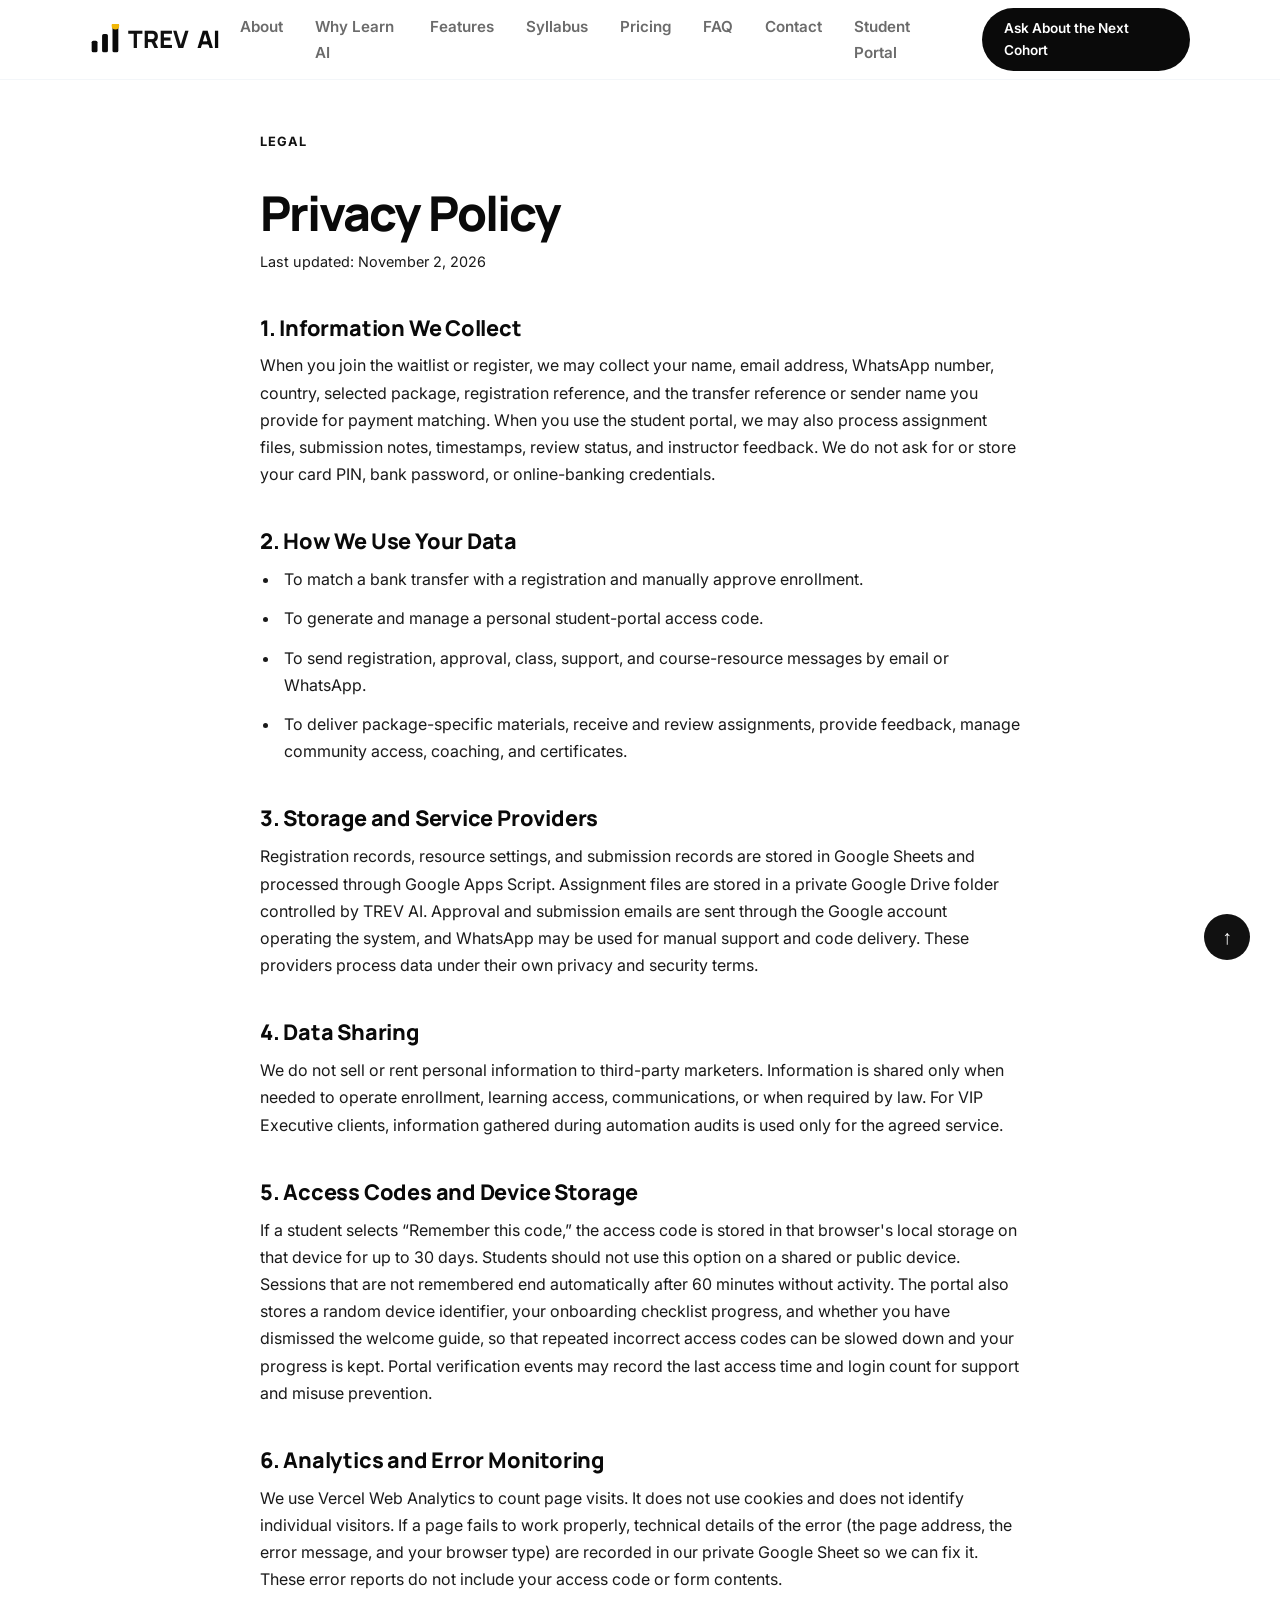
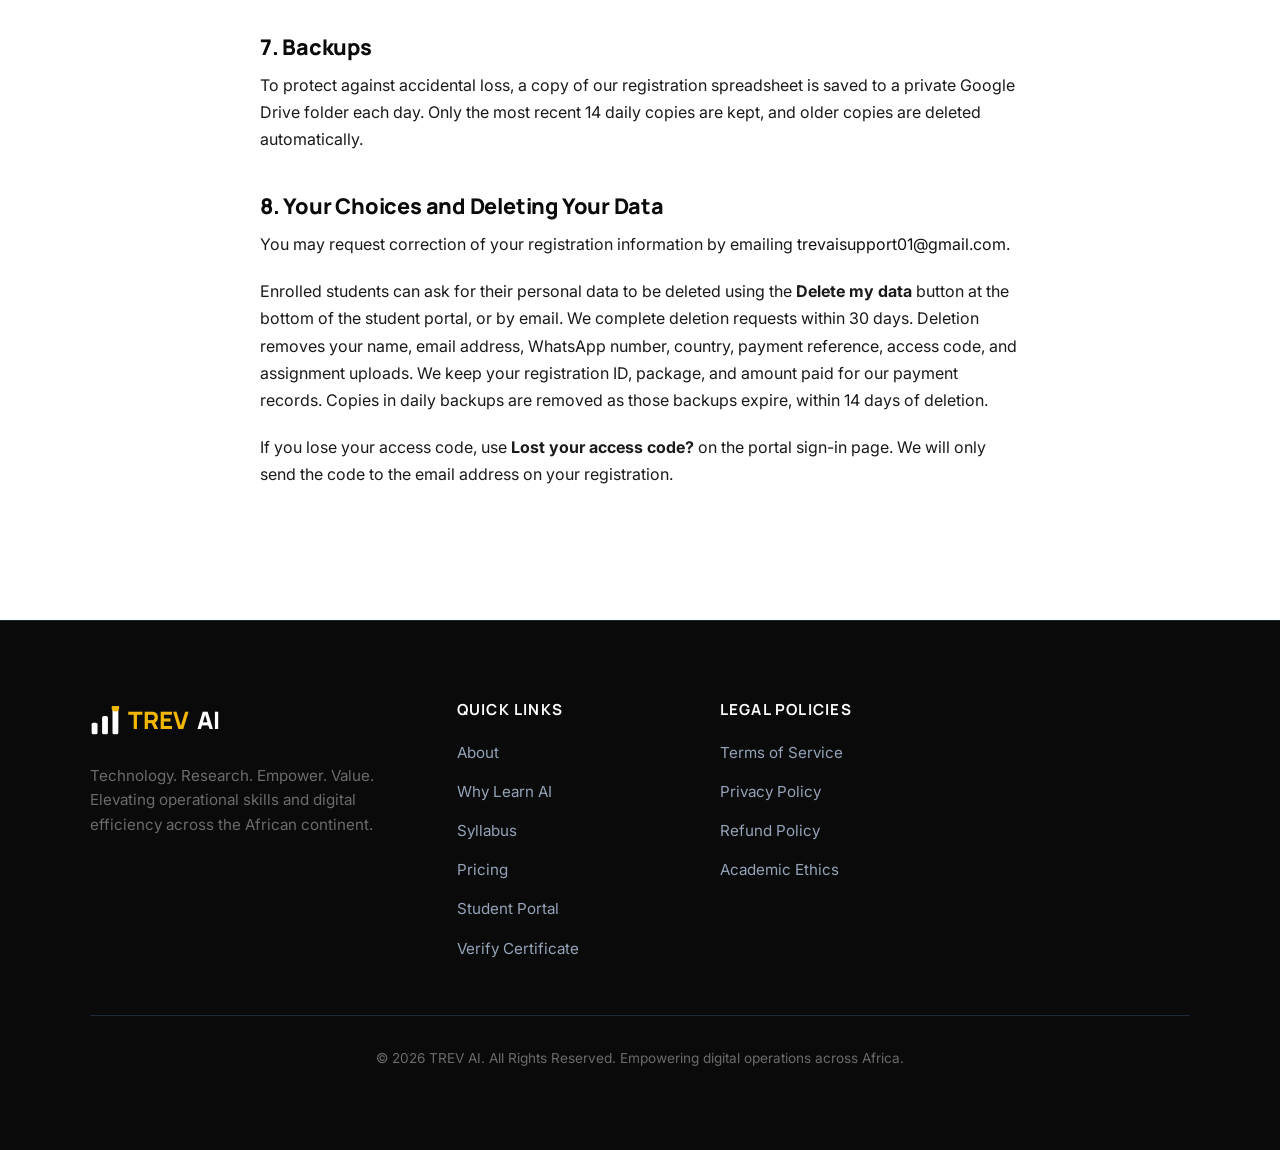
<file: privacy.html>
<!DOCTYPE html>
<html lang="en" class="scroll-smooth">
<head>
  <meta charset="UTF-8">
  <meta name="viewport" content="width=device-width, initial-scale=1.0">
  <title>Privacy Policy | TREV AI Masterclass</title>

  <!-- SEO & Metadata -->
  <meta name="description" content="Privacy Policy for the TREV AI Masterclass — how we collect, use, and protect your data.">
  <meta name="author" content="TREV AI">
  <link rel="canonical" href="https://trevv-nu.vercel.app/privacy.html">
  <link rel="icon" type="image/x-icon" href="favicon.ico">
  <link rel="icon" type="image/png" sizes="32x32" href="assets/favicon/favicon-32.png">
  <link rel="icon" type="image/png" sizes="16x16" href="assets/favicon/favicon-16.png">
  <link rel="apple-touch-icon" sizes="180x180" href="assets/favicon/apple-touch-icon.png">
  <link rel="icon" type="image/png" sizes="192x192" href="assets/favicon/icon-192.png">
  <link rel="icon" type="image/png" sizes="512x512" href="assets/favicon/icon-512.png">

  <!-- Fonts Preconnect -->
  <link rel="preconnect" href="https://fonts.googleapis.com">
  <link rel="preconnect" href="https://fonts.gstatic.com" crossorigin>
  <link href="https://fonts.googleapis.com/css2?family=Inter:wght@300;400;500;600;700&family=Manrope:wght@500;600;700;800&display=swap" rel="stylesheet">

  <link rel="stylesheet" href="css/style.css">
  <script src="js/monitoring.js"></script>
  <meta name="robots" content="noindex">
</head>
<body class="bg-background text-text antialiased selection:bg-primary/20 selection:text-primary">

  <!-- Skip-Link for Accessibility -->
  <a href="#main-content" class="skip-link">Skip to main content</a>

  <!-- Header Section -->
  <header class="main-header" id="header" role="banner">
    <div class="header-container container">
      <a href="index.html" class="logo" aria-label="TREV AI Homepage">
        <svg class="logo-mark" width="30" height="30" viewBox="0 0 36 36" fill="none" xmlns="http://www.w3.org/2000/svg" aria-hidden="true">
          <rect x="2" y="20" width="7" height="14" rx="2" fill="currentColor"/>
          <rect x="14.5" y="12" width="7" height="22" rx="2" fill="currentColor"/>
          <rect x="27" y="2" width="7" height="32" rx="2" fill="currentColor"/>
          <circle cx="30.5" cy="2" r="4.5" fill="var(--accent)"/>
        </svg>
        <span class="logo-accent">TREV</span> <span class="logo-text">AI</span>
      </a>

      <button class="menu-toggle" aria-label="Toggle Navigation Menu" aria-controls="primary-nav" aria-expanded="false">
        <span class="bar"></span>
        <span class="bar"></span>
        <span class="bar"></span>
      </button>

      <nav class="primary-nav" id="primary-nav" aria-label="Main Directory">
        <ul class="nav-links">
          <li class="mobile-nav-only"><a href="index.html" class="nav-link">Home</a></li>
          <li class="mobile-nav-only"><a href="course.html" class="nav-link">Course</a></li>
          <li class="mobile-nav-only"><a href="pricing.html#pricing" class="nav-link">Pricing</a></li>
          <li class="mobile-nav-only"><a href="contact.html#contact" class="nav-link">Contact</a></li>
          <li class="mobile-nav-only"><a href="portal.html" class="nav-link">Student Portal</a></li>
          <li class="desktop-nav-only"><a href="index.html#about" class="nav-link">About</a></li>
          <li class="desktop-nav-only"><a href="course.html#why-learn-ai" class="nav-link">Why Learn AI</a></li>
          <li class="desktop-nav-only"><a href="course.html#features" class="nav-link">Features</a></li>
          <li class="desktop-nav-only"><a href="course.html#modules" class="nav-link">Syllabus</a></li>
          <li class="desktop-nav-only"><a href="pricing.html#pricing" class="nav-link">Pricing</a></li>
          <li class="desktop-nav-only"><a href="pricing.html#faq" class="nav-link">FAQ</a></li>
          <li class="desktop-nav-only"><a href="contact.html#contact" class="nav-link">Contact</a></li>
          <li class="desktop-nav-only"><a href="portal.html" class="nav-link">Student Portal</a></li>
        </ul>
        <div class="nav-cta">
          <a href="pricing.html#pricing" data-enroll-link class="btn btn-primary btn-sm">Enroll Now</a>
        </div>
      </nav>
    </div>
  </header>

  <main id="main-content">
    <section class="legal-section py-lg">
      <div class="container legal-content">
        <span class="section-tag">Legal</span>
        <h1>Privacy Policy</h1>
        <p class="legal-updated">Last updated: November 2, 2026</p>


        <h3>1. Information We Collect</h3>
        <p>When you join the waitlist or register, we may collect your name, email address, WhatsApp number, country, selected package, registration reference, and the transfer reference or sender name you provide for payment matching. When you use the student portal, we may also process assignment files, submission notes, timestamps, review status, and instructor feedback. We do not ask for or store your card PIN, bank password, or online-banking credentials.</p>

        <h3>2. How We Use Your Data</h3>
        <ul>
          <li>To match a bank transfer with a registration and manually approve enrollment.</li>
          <li>To generate and manage a personal student-portal access code.</li>
          <li>To send registration, approval, class, support, and course-resource messages by email or WhatsApp.</li>
          <li>To deliver package-specific materials, receive and review assignments, provide feedback, manage community access, coaching, and certificates.</li>
        </ul>

        <h3>3. Storage and Service Providers</h3>
        <p>Registration records, resource settings, and submission records are stored in Google Sheets and processed through Google Apps Script. Assignment files are stored in a private Google Drive folder controlled by TREV AI. Approval and submission emails are sent through the Google account operating the system, and WhatsApp may be used for manual support and code delivery. These providers process data under their own privacy and security terms.</p>

        <h3>4. Data Sharing</h3>
        <p>We do not sell or rent personal information to third-party marketers. Information is shared only when needed to operate enrollment, learning access, communications, or when required by law. For VIP Executive clients, information gathered during automation audits is used only for the agreed service.</p>

        <h3>5. Access Codes and Device Storage</h3>
        <p>If a student selects “Remember this code,” the access code is stored in that browser's local storage on that device for up to 30 days. Students should not use this option on a shared or public device. Sessions that are not remembered end automatically after 60 minutes without activity. The portal also stores a random device identifier, your onboarding checklist progress, and whether you have dismissed the welcome guide, so that repeated incorrect access codes can be slowed down and your progress is kept. Portal verification events may record the last access time and login count for support and misuse prevention.</p>

        <h3>6. Analytics and Error Monitoring</h3>
        <p>We use Vercel Web Analytics to count page visits. It does not use cookies and does not identify individual visitors. If a page fails to work properly, technical details of the error (the page address, the error message, and your browser type) are recorded in our private Google Sheet so we can fix it. These error reports do not include your access code or form contents.</p>

        <h3>7. Backups</h3>
        <p>To protect against accidental loss, a copy of our registration spreadsheet is saved to a private Google Drive folder each day. Only the most recent 14 daily copies are kept, and older copies are deleted automatically.</p>

        <h3>8. Your Choices and Deleting Your Data</h3>
        <p>You may request correction of your registration information by emailing <a href="mailto:trevaisupport01@gmail.com">trevaisupport01@gmail.com</a>.</p>
        <p>Enrolled students can ask for their personal data to be deleted using the <strong>Delete my data</strong> button at the bottom of the student portal, or by email. We complete deletion requests within 30 days. Deletion removes your name, email address, WhatsApp number, country, payment reference, access code, and assignment uploads. We keep your registration ID, package, and amount paid for our payment records. Copies in daily backups are removed as those backups expire, within 14 days of deletion.</p>
        <p>If you lose your access code, use <strong>Lost your access code?</strong> on the portal sign-in page. We will only send the code to the email address on your registration.</p>

      </div>
    </section>
  </main>

  <!-- FOOTER SECTION -->
  <footer class="main-footer bg-dark text-white py-md" role="contentinfo">
    <div class="container">
      <div class="footer-top">
        <div class="footer-brand">
          <a href="index.html" class="logo footer-logo" aria-label="TREV AI Homepage">
            <svg class="logo-mark" width="30" height="30" viewBox="0 0 36 36" fill="none" xmlns="http://www.w3.org/2000/svg" aria-hidden="true">
              <rect x="2" y="20" width="7" height="14" rx="2" fill="currentColor"/>
              <rect x="14.5" y="12" width="7" height="22" rx="2" fill="currentColor"/>
              <rect x="27" y="2" width="7" height="32" rx="2" fill="currentColor"/>
              <circle cx="30.5" cy="2" r="4.5" fill="var(--accent)"/>
            </svg>
            <span class="logo-accent">TREV</span> <span class="logo-text text-white">AI</span>
          </a>
          <p class="mt-xs text-gray">Technology. Research. Empower. Value. Elevating operational skills and digital efficiency across the African continent.</p>
        </div>
        <div class="footer-links-grid">
          <div>
            <h4>Quick Links</h4>
            <ul>
              <li><a href="index.html#about">About</a></li>
              <li><a href="course.html#why-learn-ai">Why Learn AI</a></li>
              <li><a href="course.html#modules">Syllabus</a></li>
              <li><a href="pricing.html#pricing">Pricing</a></li>
              <li><a href="portal.html">Student Portal</a></li>
              <li><a href="verify.html">Verify Certificate</a></li>
            </ul>
          </div>
          <div>
            <h4>Legal Policies</h4>
            <ul>
              <li><a href="terms.html">Terms of Service</a></li>
              <li><a href="privacy.html">Privacy Policy</a></li>
              <li><a href="refund.html">Refund Policy</a></li>
              <li><a href="ethics.html">Academic Ethics</a></li>
            </ul>
          </div>
        </div>
      </div>
      <div class="footer-bottom text-center text-gray mt-md">
        <p>&copy; 2026 TREV AI. All Rights Reserved. Empowering digital operations across Africa.</p>
      </div>
    </div>
  </footer>

  <!-- Back to Top Button -->
  <button id="backToTop" class="back-to-top" aria-label="Scroll to top of the page">↑</button>

  <script src="js/config.js" defer></script>
  <script src="js/cohort.js" defer></script>
  <script src="js/script.js" defer></script>
</body>
</html>
</file>
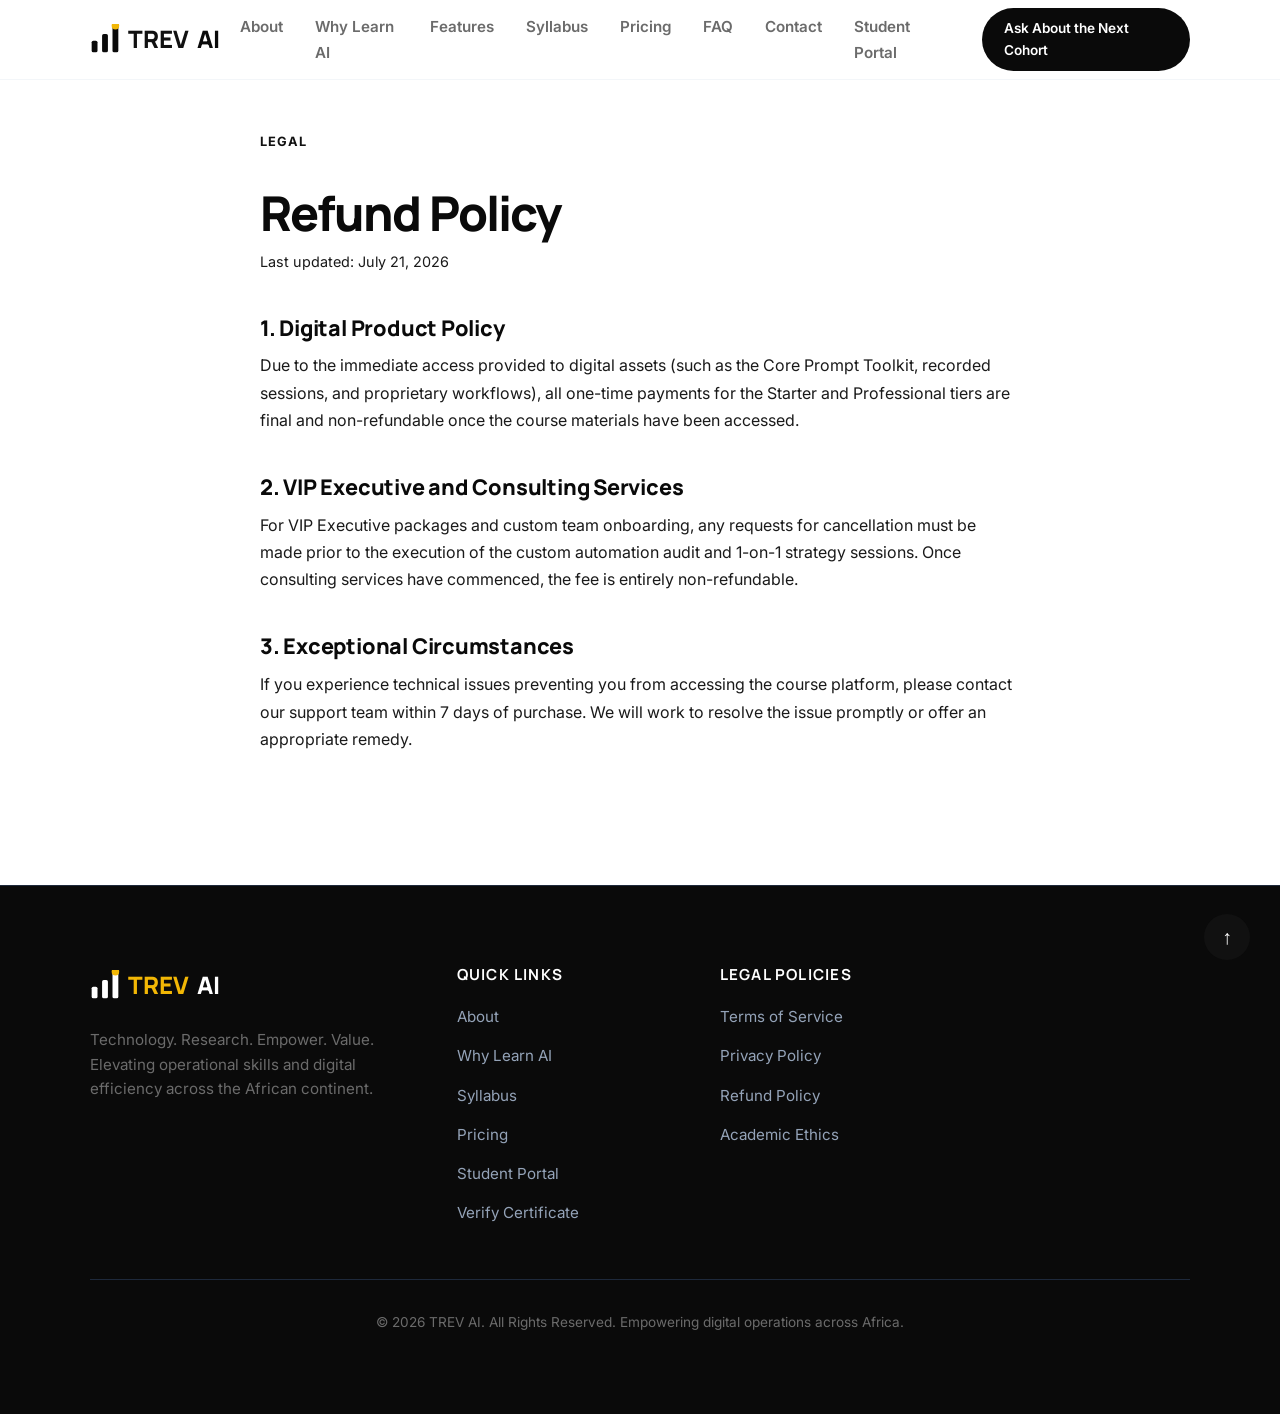
<file: refund.html>
<!DOCTYPE html>
<html lang="en" class="scroll-smooth">
<head>
  <meta charset="UTF-8">
  <meta name="viewport" content="width=device-width, initial-scale=1.0">
  <title>Refund Policy | TREV AI Masterclass</title>

  <!-- SEO & Metadata -->
  <meta name="description" content="Refund Policy for the TREV AI Masterclass — Starter, Professional, and VIP Executive tiers.">
  <meta name="author" content="TREV AI">
  <link rel="canonical" href="https://trevv-nu.vercel.app/refund.html">
  <link rel="icon" type="image/x-icon" href="favicon.ico">
  <link rel="icon" type="image/png" sizes="32x32" href="assets/favicon/favicon-32.png">
  <link rel="icon" type="image/png" sizes="16x16" href="assets/favicon/favicon-16.png">
  <link rel="apple-touch-icon" sizes="180x180" href="assets/favicon/apple-touch-icon.png">
  <link rel="icon" type="image/png" sizes="192x192" href="assets/favicon/icon-192.png">
  <link rel="icon" type="image/png" sizes="512x512" href="assets/favicon/icon-512.png">

  <!-- Fonts Preconnect -->
  <link rel="preconnect" href="https://fonts.googleapis.com">
  <link rel="preconnect" href="https://fonts.gstatic.com" crossorigin>
  <link href="https://fonts.googleapis.com/css2?family=Inter:wght@300;400;500;600;700&family=Manrope:wght@500;600;700;800&display=swap" rel="stylesheet">

  <link rel="stylesheet" href="css/style.css">
  <script src="js/monitoring.js"></script>
  <meta name="robots" content="noindex">
</head>
<body class="bg-background text-text antialiased selection:bg-primary/20 selection:text-primary">

  <!-- Skip-Link for Accessibility -->
  <a href="#main-content" class="skip-link">Skip to main content</a>

  <!-- Header Section -->
  <header class="main-header" id="header" role="banner">
    <div class="header-container container">
      <a href="index.html" class="logo" aria-label="TREV AI Homepage">
        <svg class="logo-mark" width="30" height="30" viewBox="0 0 36 36" fill="none" xmlns="http://www.w3.org/2000/svg" aria-hidden="true">
          <rect x="2" y="20" width="7" height="14" rx="2" fill="currentColor"/>
          <rect x="14.5" y="12" width="7" height="22" rx="2" fill="currentColor"/>
          <rect x="27" y="2" width="7" height="32" rx="2" fill="currentColor"/>
          <circle cx="30.5" cy="2" r="4.5" fill="var(--accent)"/>
        </svg>
        <span class="logo-accent">TREV</span> <span class="logo-text">AI</span>
      </a>

      <button class="menu-toggle" aria-label="Toggle Navigation Menu" aria-controls="primary-nav" aria-expanded="false">
        <span class="bar"></span>
        <span class="bar"></span>
        <span class="bar"></span>
      </button>

      <nav class="primary-nav" id="primary-nav" aria-label="Main Directory">
        <ul class="nav-links">
          <li class="mobile-nav-only"><a href="index.html" class="nav-link">Home</a></li>
          <li class="mobile-nav-only"><a href="course.html" class="nav-link">Course</a></li>
          <li class="mobile-nav-only"><a href="pricing.html#pricing" class="nav-link">Pricing</a></li>
          <li class="mobile-nav-only"><a href="contact.html#contact" class="nav-link">Contact</a></li>
          <li class="mobile-nav-only"><a href="portal.html" class="nav-link">Student Portal</a></li>
          <li class="desktop-nav-only"><a href="index.html#about" class="nav-link">About</a></li>
          <li class="desktop-nav-only"><a href="course.html#why-learn-ai" class="nav-link">Why Learn AI</a></li>
          <li class="desktop-nav-only"><a href="course.html#features" class="nav-link">Features</a></li>
          <li class="desktop-nav-only"><a href="course.html#modules" class="nav-link">Syllabus</a></li>
          <li class="desktop-nav-only"><a href="pricing.html#pricing" class="nav-link">Pricing</a></li>
          <li class="desktop-nav-only"><a href="pricing.html#faq" class="nav-link">FAQ</a></li>
          <li class="desktop-nav-only"><a href="contact.html#contact" class="nav-link">Contact</a></li>
          <li class="desktop-nav-only"><a href="portal.html" class="nav-link">Student Portal</a></li>
        </ul>
        <div class="nav-cta">
          <a href="pricing.html#pricing" data-enroll-link class="btn btn-primary btn-sm">Enroll Now</a>
        </div>
      </nav>
    </div>
  </header>

  <main id="main-content">
    <section class="legal-section py-lg">
      <div class="container legal-content">
        <span class="section-tag">Legal</span>
        <h1>Refund Policy</h1>
        <p class="legal-updated">Last updated: July 21, 2026</p>


        <h3>1. Digital Product Policy</h3>
        <p>Due to the immediate access provided to digital assets (such as the Core Prompt Toolkit, recorded sessions, and proprietary workflows), all one-time payments for the Starter and Professional tiers are final and non-refundable once the course materials have been accessed.</p>

        <h3>2. VIP Executive and Consulting Services</h3>
        <p>For VIP Executive packages and custom team onboarding, any requests for cancellation must be made prior to the execution of the custom automation audit and 1-on-1 strategy sessions. Once consulting services have commenced, the fee is entirely non-refundable.</p>

        <h3>3. Exceptional Circumstances</h3>
        <p>If you experience technical issues preventing you from accessing the course platform, please contact our support team within 7 days of purchase. We will work to resolve the issue promptly or offer an appropriate remedy.</p>

      </div>
    </section>
  </main>

  <!-- FOOTER SECTION -->
  <footer class="main-footer bg-dark text-white py-md" role="contentinfo">
    <div class="container">
      <div class="footer-top">
        <div class="footer-brand">
          <a href="index.html" class="logo footer-logo" aria-label="TREV AI Homepage">
            <svg class="logo-mark" width="30" height="30" viewBox="0 0 36 36" fill="none" xmlns="http://www.w3.org/2000/svg" aria-hidden="true">
              <rect x="2" y="20" width="7" height="14" rx="2" fill="currentColor"/>
              <rect x="14.5" y="12" width="7" height="22" rx="2" fill="currentColor"/>
              <rect x="27" y="2" width="7" height="32" rx="2" fill="currentColor"/>
              <circle cx="30.5" cy="2" r="4.5" fill="var(--accent)"/>
            </svg>
            <span class="logo-accent">TREV</span> <span class="logo-text text-white">AI</span>
          </a>
          <p class="mt-xs text-gray">Technology. Research. Empower. Value. Elevating operational skills and digital efficiency across the African continent.</p>
        </div>
        <div class="footer-links-grid">
          <div>
            <h4>Quick Links</h4>
            <ul>
              <li><a href="index.html#about">About</a></li>
              <li><a href="course.html#why-learn-ai">Why Learn AI</a></li>
              <li><a href="course.html#modules">Syllabus</a></li>
              <li><a href="pricing.html#pricing">Pricing</a></li>
              <li><a href="portal.html">Student Portal</a></li>
              <li><a href="verify.html">Verify Certificate</a></li>
            </ul>
          </div>
          <div>
            <h4>Legal Policies</h4>
            <ul>
              <li><a href="terms.html">Terms of Service</a></li>
              <li><a href="privacy.html">Privacy Policy</a></li>
              <li><a href="refund.html">Refund Policy</a></li>
              <li><a href="ethics.html">Academic Ethics</a></li>
            </ul>
          </div>
        </div>
      </div>
      <div class="footer-bottom text-center text-gray mt-md">
        <p>&copy; 2026 TREV AI. All Rights Reserved. Empowering digital operations across Africa.</p>
      </div>
    </div>
  </footer>

  <!-- Back to Top Button -->
  <button id="backToTop" class="back-to-top" aria-label="Scroll to top of the page">↑</button>

  <script src="js/config.js" defer></script>
  <script src="js/cohort.js" defer></script>
  <script src="js/script.js" defer></script>
</body>
</html>
</file>
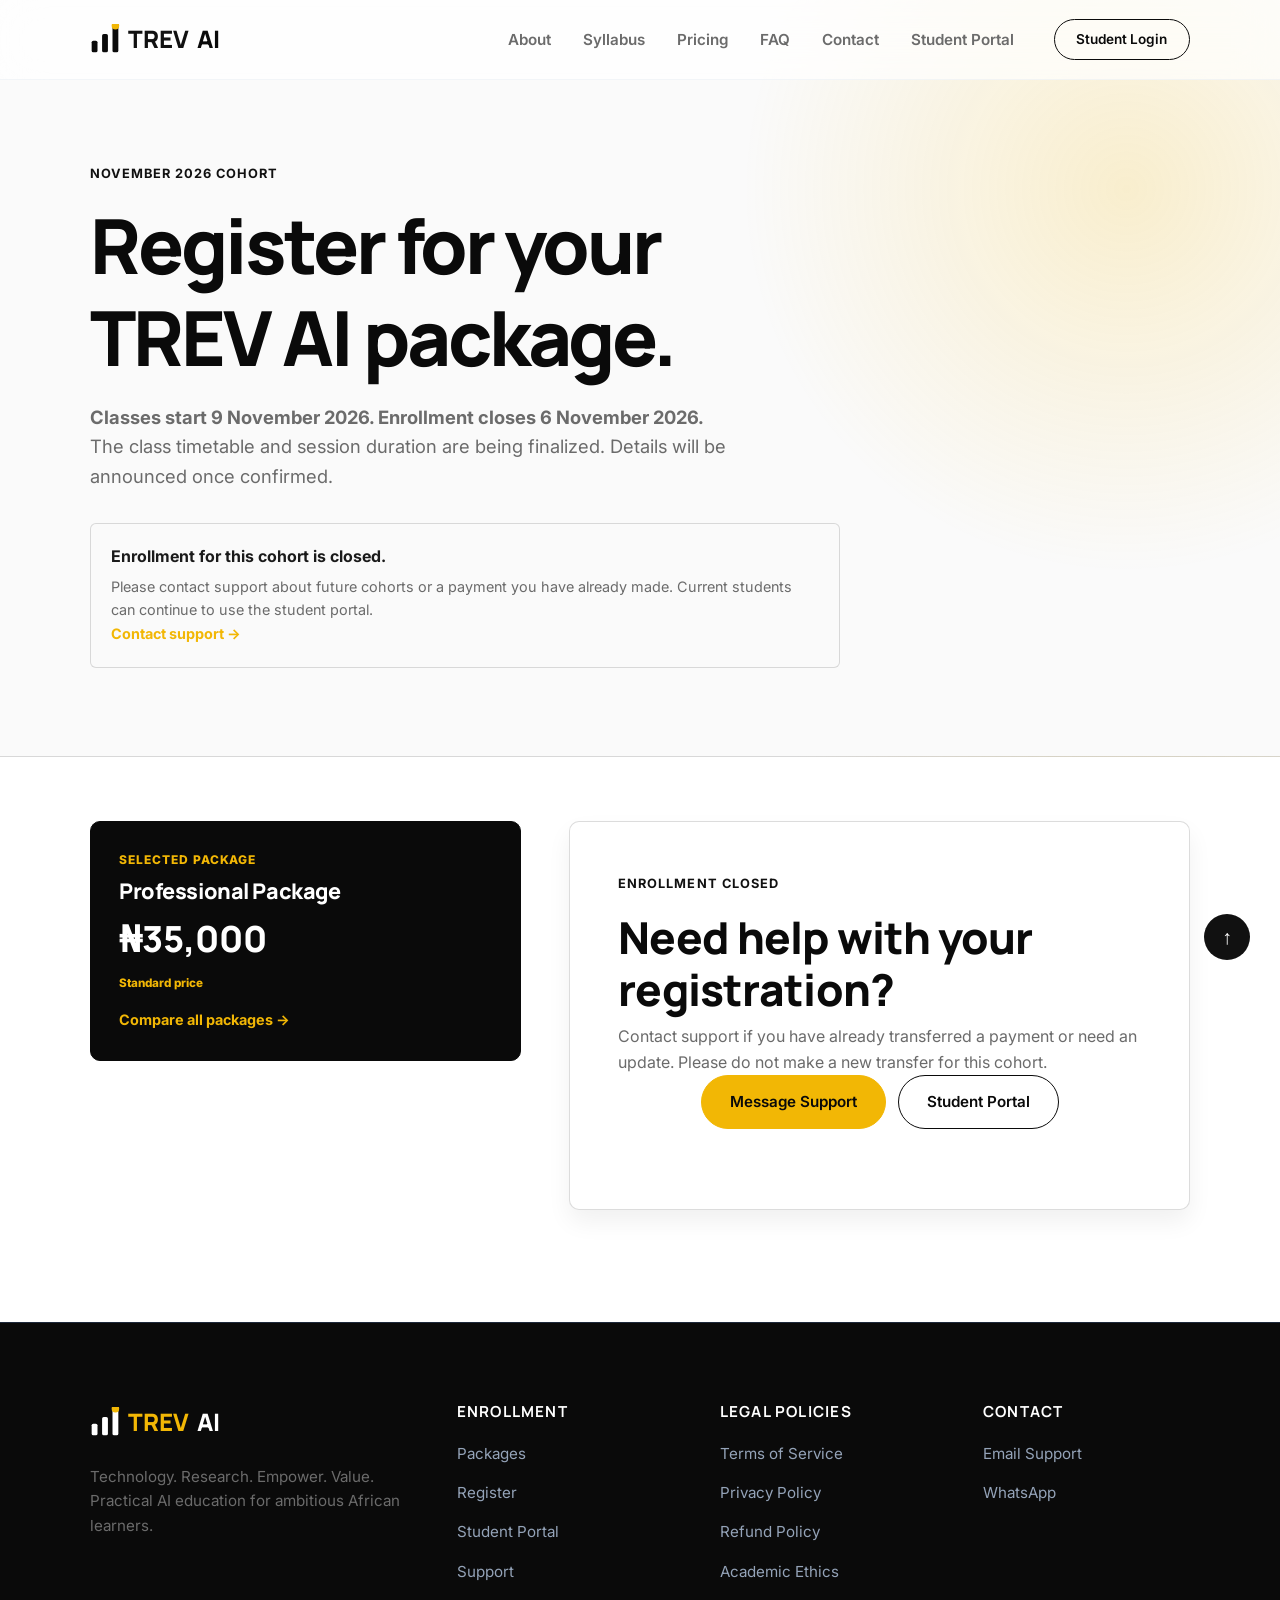
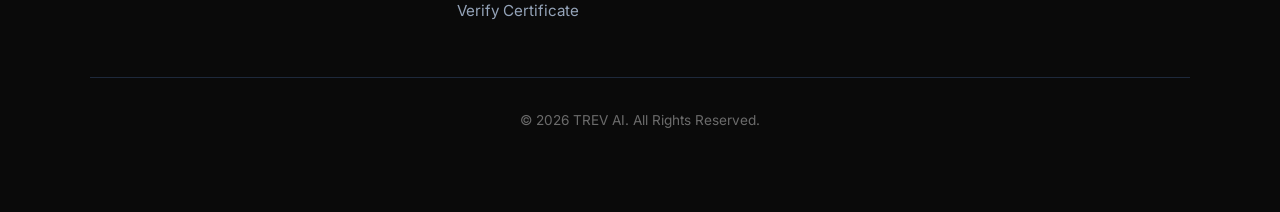
<file: register.html>
<!DOCTYPE html>
<html lang="en" class="scroll-smooth">
<head>
  <meta charset="UTF-8">
  <meta name="viewport" content="width=device-width, initial-scale=1.0">
  <title>Register | TREV AI Masterclass</title>
  <meta name="description" content="Register for a TREV AI Masterclass package, submit your bank-transfer reference, and receive your personal student-portal access code after verification.">
  <meta name="robots" content="index,follow">
  <link rel="canonical" href="https://trevv-nu.vercel.app/register.html">
  <link rel="icon" type="image/x-icon" href="favicon.ico">
  <link rel="icon" type="image/png" sizes="32x32" href="assets/favicon/favicon-32.png">
  <link rel="apple-touch-icon" sizes="180x180" href="assets/favicon/apple-touch-icon.png">
  <link rel="preconnect" href="https://fonts.googleapis.com">
  <link rel="preconnect" href="https://fonts.gstatic.com" crossorigin>
  <link href="https://fonts.googleapis.com/css2?family=Inter:wght@300;400;500;600;700&family=Manrope:wght@500;600;700;800&display=swap" rel="stylesheet">
  <link rel="stylesheet" href="css/style.css">
  <script src="js/monitoring.js"></script>
</head>
<body class="bg-background text-text antialiased">
  <a href="#main-content" class="skip-link">Skip to registration</a>

  <header class="main-header" id="header" role="banner">
    <div class="header-container container">
      <a href="index.html" class="logo" aria-label="TREV AI Homepage">
        <svg class="logo-mark" width="30" height="30" viewBox="0 0 36 36" fill="none" xmlns="http://www.w3.org/2000/svg" aria-hidden="true">
          <rect x="2" y="20" width="7" height="14" rx="2" fill="currentColor"/>
          <rect x="14.5" y="12" width="7" height="22" rx="2" fill="currentColor"/>
          <rect x="27" y="2" width="7" height="32" rx="2" fill="currentColor"/>
          <circle cx="30.5" cy="2" r="4.5" fill="var(--accent)"/>
        </svg>
        <span class="logo-accent">TREV</span> <span class="logo-text">AI</span>
      </a>
      <button class="menu-toggle" aria-label="Toggle Navigation Menu" aria-controls="primary-nav" aria-expanded="false">
        <span class="bar"></span><span class="bar"></span><span class="bar"></span>
      </button>
      <nav class="primary-nav" id="primary-nav" aria-label="Main Directory">
        <ul class="nav-links">
          <li class="mobile-nav-only"><a href="index.html" class="nav-link">Home</a></li>
          <li class="mobile-nav-only"><a href="course.html" class="nav-link">Course</a></li>
          <li class="mobile-nav-only"><a href="pricing.html#pricing" class="nav-link">Pricing</a></li>
          <li class="mobile-nav-only"><a href="contact.html#contact" class="nav-link">Contact</a></li>
          <li class="mobile-nav-only"><a href="portal.html" class="nav-link">Student Portal</a></li>
          <li class="desktop-nav-only"><a href="index.html#about" class="nav-link">About</a></li>
          <li class="desktop-nav-only"><a href="course.html#modules" class="nav-link">Syllabus</a></li>
          <li class="desktop-nav-only"><a href="pricing.html#pricing" class="nav-link">Pricing</a></li>
          <li class="desktop-nav-only"><a href="pricing.html#faq" class="nav-link">FAQ</a></li>
          <li class="desktop-nav-only"><a href="contact.html#contact" class="nav-link">Contact</a></li>
          <li class="desktop-nav-only"><a href="portal.html" class="nav-link">Student Portal</a></li>
        </ul>
        <div class="nav-cta">
          <a href="portal.html" class="btn btn-outline btn-sm">Student Login</a>
        </div>
      </nav>
    </div>
  </header>

  <main id="main-content">
    <section class="registration-hero" aria-labelledby="registration-title">
      <div class="container">
        <div class="registration-intro max-w-lg">
          <span class="section-tag">November 2026 Cohort</span>
          <h1 id="registration-title">Register for your TREV AI package.</h1>
          <p><strong>Classes start <span data-cohort-start>9 November 2026</span>. Enrollment closes <span data-cohort-close>6 November 2026</span>.</strong></p>
          <p>The class timetable and session duration are being finalized. Details will be announced once confirmed.</p>
          <p data-enrollment-open>Choose your package, make the bank transfer, and submit the reference below. Allow approximately 10 minutes for payment verification and delivery of your personal access code by email and WhatsApp.</p>
          <div class="pending-notice" data-enrollment-closed hidden role="status">
            <strong>Enrollment for this cohort is closed.</strong>
            <p>Please contact support about future cohorts or a payment you have already made. Current students can continue to use the student portal.</p>
            <a href="contact.html#contact" class="text-link">Contact support →</a>
          </div>
        </div>
      </div>
    </section>

    <section class="registration-section pb-lg" aria-label="Registration and payment">
      <div class="container registration-layout">
        <aside class="registration-sidebar" aria-label="Payment instructions">
          <div class="enrollment-summary-card">
            <span class="eyebrow">Selected package</span>
            <h2 id="selectedPackageName">Professional Package</h2>
            <p class="summary-price" id="selectedPackagePrice">₦35,000</p>
            <p class="pricing-phase-label" data-pricing-phase>Standard price</p>
            <a href="pricing.html#pricing" class="text-link">Compare all packages →</a>
          </div>

          <div class="bank-details-card" data-enrollment-open>
            <div class="secure-row">
              <span class="secure-dot" aria-hidden="true"></span>
              <span>Bank-transfer details</span>
            </div>
            <dl class="bank-details-list">
              <div><dt>Bank</dt><dd id="bankName">OPAY</dd></div>
              <div><dt>Account name</dt><dd id="accountName">DANIEL GBENGA OLUTIMEHIN</dd></div>
              <div class="account-number-row">
                <dt>Account number</dt>
                <dd><span id="accountNumber">6109478874</span><button type="button" class="copy-button" data-copy="6109478874" data-account-number>Copy</button></dd>
              </div>
              <div><dt>Amount due</dt><dd id="amountDue">₦35,000</dd></div>
            </dl>
            <p class="bank-note">Transfer the exact package amount. Keep your receipt or transaction reference until your access code is issued.</p>
          </div>

          <ol class="registration-steps" aria-label="Enrollment steps" data-enrollment-open>
            <li><span>1</span><div><strong>Choose a package</strong><p>Select the learning plan that fits your goals.</p></div></li>
            <li><span>2</span><div><strong>Make the transfer</strong><p>Pay to the verified OPAY account shown above.</p></div></li>
            <li><span>3</span><div><strong>Submit registration</strong><p>Enter the transfer reference and your contact details.</p></div></li>
            <li><span>4</span><div><strong>Receive your code</strong><p>Allow approximately 10 minutes after submission for verification and code delivery by email and WhatsApp.</p></div></li>
          </ol>
        </aside>

        <div class="registration-form-card">
          <div class="form-card-heading" id="registrationFormHeading" data-enrollment-open>
            <span class="section-tag">Student Details</span>
            <h2>Complete your registration</h2>
            <p>Use an email and WhatsApp number you can access. Your personal code will be sent there after payment verification.</p>
          </div>

          <form id="registrationForm" class="registration-form" data-enrollment-open novalidate>
            <div class="form-group">
              <label for="package">Package</label>
              <select id="package" name="package" class="form-input" required>
                <option value="starter">Starter Package — ₦10,000</option>
                <option value="professional" selected>Professional Package — ₦35,000</option>
                <option value="vip-seat">VIP Executive, individual seat — ₦75,000</option>
                <option value="vip-team">VIP Executive, team of up to 5 — ₦250,000</option>
              </select>
            </div>

            <div class="form-row">
              <div class="form-group">
                <label for="fullName">Full name</label>
                <input id="fullName" name="fullName" class="form-input" type="text" autocomplete="name" minlength="2" maxlength="100" placeholder="Your full name" required>
              </div>
              <div class="form-group">
                <label for="country">Country</label>
                <input id="country" name="country" class="form-input" type="text" autocomplete="country-name" maxlength="60" value="Nigeria" required>
              </div>
            </div>

            <div class="form-row">
              <div class="form-group">
                <label for="email">Email address</label>
                <input id="email" name="email" class="form-input" type="email" autocomplete="email" maxlength="120" placeholder="you@example.com" required>
              </div>
              <div class="form-group">
                <label for="whatsapp">WhatsApp number</label>
                <input id="whatsapp" name="whatsapp" class="form-input" type="tel" autocomplete="tel" maxlength="24" placeholder="+234 801 234 5678" required>
                <small>Include your country code.</small>
              </div>
            </div>

            <div class="form-group">
              <label for="paymentReference">Transfer reference or sender's account name</label>
              <input id="paymentReference" name="paymentReference" class="form-input" type="text" maxlength="120" placeholder="Example: OPay transaction ID or sender name" required>
              <small>This is used only to match your payment with your registration.</small>
            </div>

            <div class="honeypot-field" aria-hidden="true">
              <label for="website">Website</label>
              <input id="website" name="website" type="text" tabindex="-1" autocomplete="off">
            </div>

            <label class="consent-row" for="consent">
              <input id="consent" name="consent" type="checkbox" required>
              <span>I confirm that the details are correct and agree to the <a href="terms.html">Terms</a>, <a href="privacy.html">Privacy Policy</a>, and <a href="refund.html">Refund Policy</a>.</span>
            </label>

            <div id="registrationMessage" class="form-message" role="status" aria-live="polite" hidden></div>
            <button id="registrationSubmit" type="submit" class="btn btn-primary btn-full registration-submit">
              <span>Submit Registration</span><span aria-hidden="true">→</span>
            </button>
            <p class="form-security-note">Allow approximately 10 minutes for payment verification and your code. If it has not arrived after that, <a href="https://wa.me/2348139908559" target="_blank" rel="noopener">contact support</a> with your registration details.</p>
          </form>

          <div class="form-card-heading" data-enrollment-closed hidden>
            <span class="section-tag">Enrollment closed</span>
            <h2>Need help with your registration?</h2>
            <p>Contact support if you have already transferred a payment or need an update. Please do not make a new transfer for this cohort.</p>
            <div class="success-actions">
              <a href="https://wa.me/2348139908559" class="btn btn-secondary" target="_blank" rel="noopener">Message Support</a>
              <a href="portal.html" class="btn btn-outline">Student Portal</a>
            </div>
          </div>

          <div id="registrationSuccess" class="registration-success" tabindex="-1" hidden>
            <div class="success-icon" aria-hidden="true">✓</div>
            <span class="section-tag" id="registrationOutcome">Registration request sent</span>
            <h2>Payment verification is pending.</h2>
            <p>Your registration reference is <strong id="successReference"></strong>. Save it for support enquiries.</p>
            <div class="pending-notice">
              <strong>What happens next?</strong>
              <p id="registrationReceiptMessage">Check your email for confirmation that your registration was received. Allow approximately 10 minutes for payment verification and delivery of your personal access code by email and WhatsApp.</p>
              <p>If no confirmation or code arrives after approximately 10 minutes, contact support with your registration reference. Do not make another payment.</p>
              <p>If the transfer name differs from your registration name, let support know so they can match your payment.</p>
            </div>
            <div class="success-actions">
              <a id="registrationSupportLink" href="https://wa.me/2348139908559" class="btn btn-secondary" target="_blank" rel="noopener">Message Support</a>
              <a href="portal.html" class="btn btn-outline">Go to Student Portal</a>
            </div>
          </div>
        </div>
      </div>
    </section>
  </main>

  <footer class="main-footer bg-dark text-white py-md" role="contentinfo">
    <div class="container">
      <div class="footer-top">
        <div class="footer-brand">
          <a href="index.html" class="logo footer-logo" aria-label="TREV AI Homepage">
            <svg class="logo-mark" width="30" height="30" viewBox="0 0 36 36" fill="none" xmlns="http://www.w3.org/2000/svg" aria-hidden="true">
              <rect x="2" y="20" width="7" height="14" rx="2" fill="currentColor"/>
              <rect x="14.5" y="12" width="7" height="22" rx="2" fill="currentColor"/>
              <rect x="27" y="2" width="7" height="32" rx="2" fill="currentColor"/>
              <circle cx="30.5" cy="2" r="4.5" fill="var(--accent)"/>
            </svg>
            <span class="logo-accent">TREV</span> <span class="logo-text text-white">AI</span>
          </a>
          <p class="mt-xs text-gray">Technology. Research. Empower. Value. Practical AI education for ambitious African learners.</p>
        </div>
        <div class="footer-links-grid">
          <div><h4>Enrollment</h4><ul><li><a href="pricing.html#pricing">Packages</a></li><li><a href="register.html">Register</a></li><li><a href="portal.html">Student Portal</a></li><li><a href="contact.html#contact">Support</a></li><li><a href="verify.html">Verify Certificate</a></li></ul></div>
          <div><h4>Legal Policies</h4><ul><li><a href="terms.html">Terms of Service</a></li><li><a href="privacy.html">Privacy Policy</a></li><li><a href="refund.html">Refund Policy</a></li><li><a href="ethics.html">Academic Ethics</a></li></ul></div>
          <div><h4>Contact</h4><ul><li><a href="mailto:trevaisupport01@gmail.com">Email Support</a></li><li><a href="https://wa.me/2348139908559" target="_blank" rel="noopener">WhatsApp</a></li></ul></div>
        </div>
      </div>
      <div class="footer-bottom text-center text-gray mt-md"><p>&copy; 2026 TREV AI. All Rights Reserved.</p></div>
    </div>
  </footer>

  <button id="backToTop" class="back-to-top" aria-label="Scroll to top">↑</button>
  <script src="js/script.js" defer></script>
  <script src="js/config.js" defer></script>
  <script src="js/cohort.js" defer></script>
  <script src="js/registration.js" defer></script>
</body>
</html>
</file>
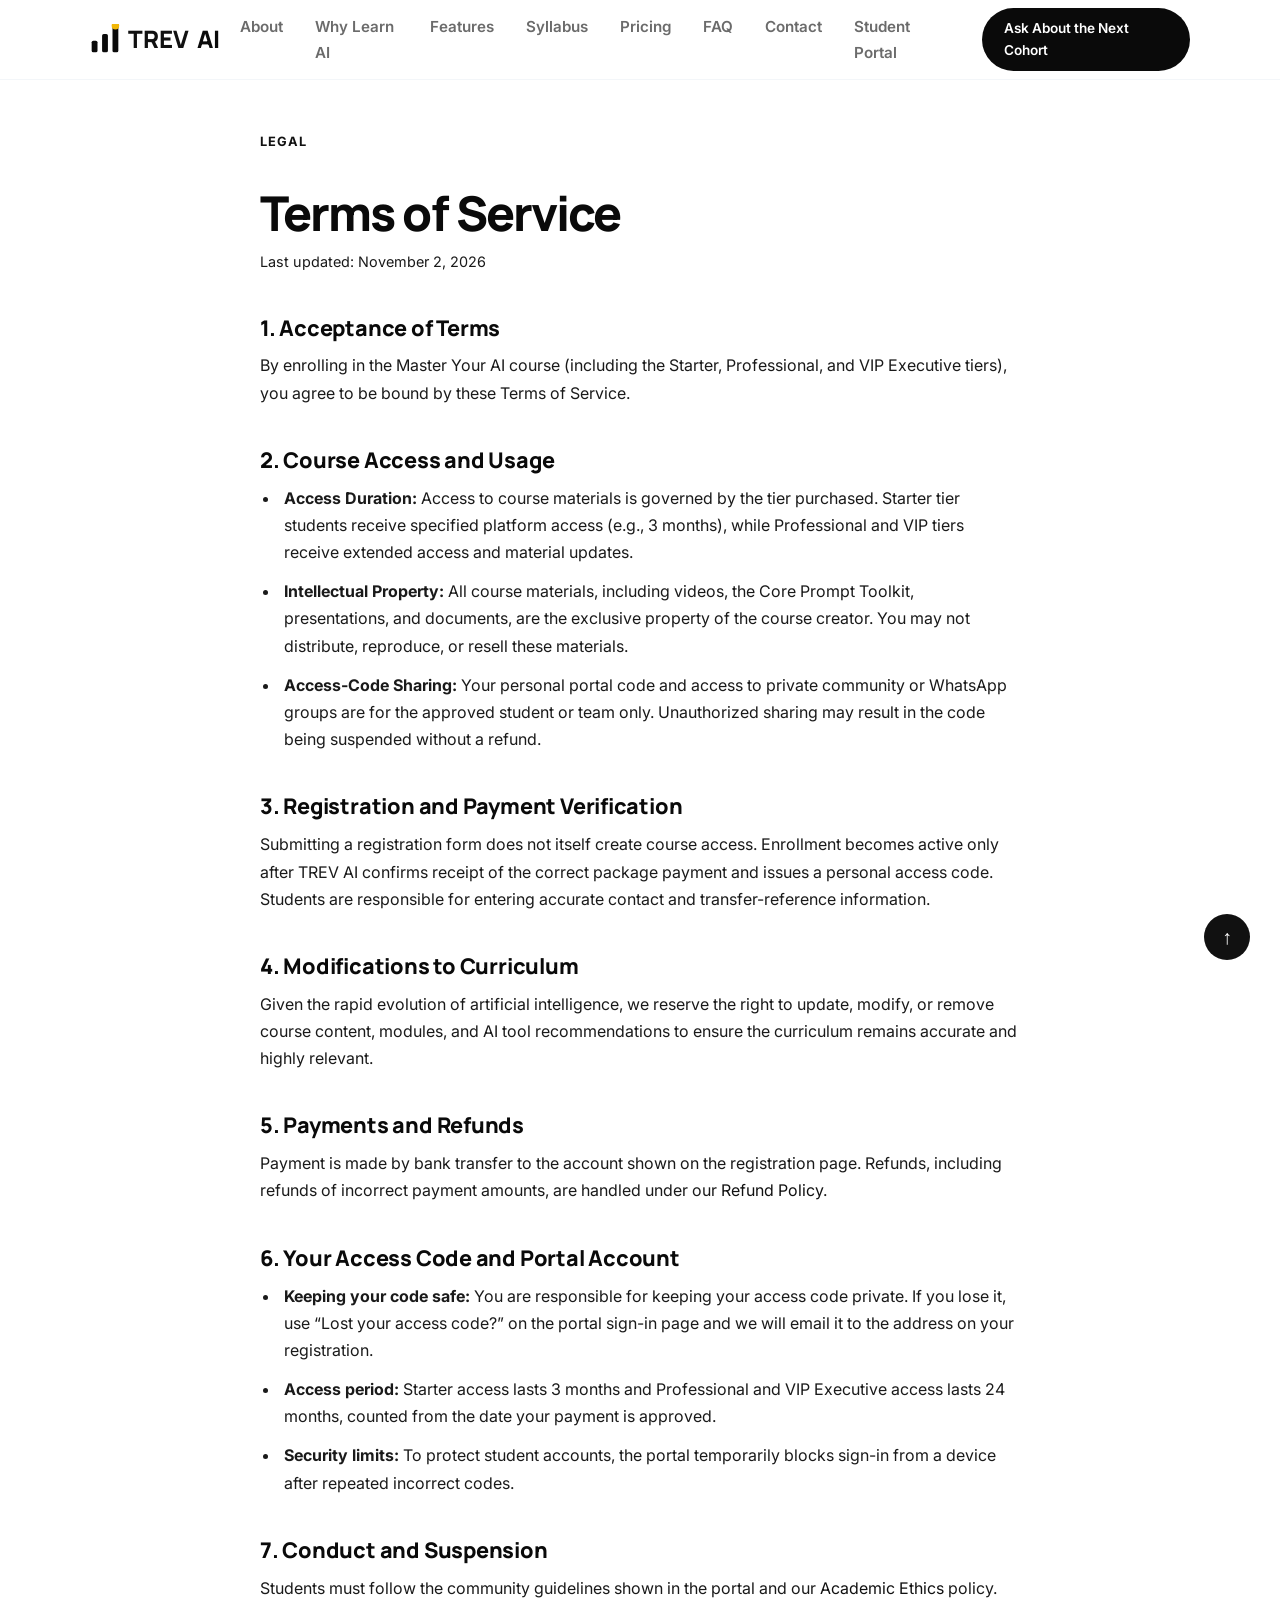
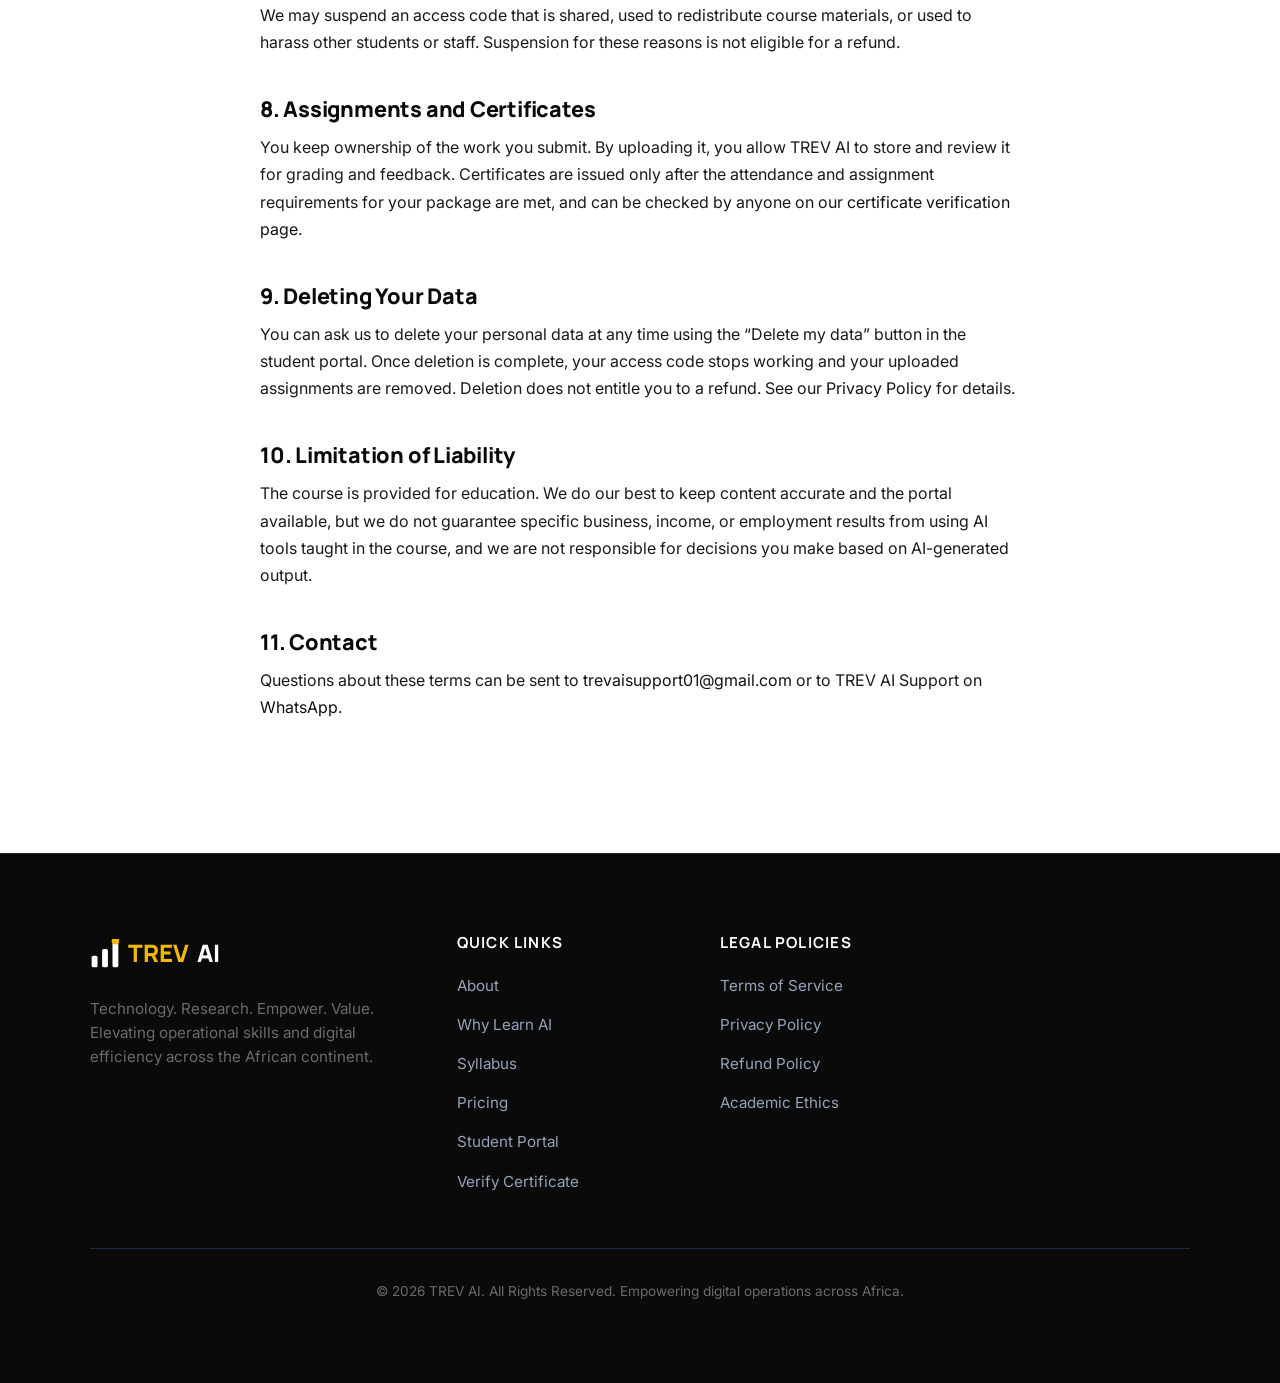
<file: terms.html>
<!DOCTYPE html>
<html lang="en" class="scroll-smooth">
<head>
  <meta charset="UTF-8">
  <meta name="viewport" content="width=device-width, initial-scale=1.0">
  <title>Terms of Service | TREV AI Masterclass</title>

  <!-- SEO & Metadata -->
  <meta name="description" content="Terms of Service for the TREV AI Masterclass — Starter, Professional, and VIP Executive tiers.">
  <meta name="author" content="TREV AI">
  <link rel="canonical" href="https://trevv-nu.vercel.app/terms.html">
  <link rel="icon" type="image/x-icon" href="favicon.ico">
  <link rel="icon" type="image/png" sizes="32x32" href="assets/favicon/favicon-32.png">
  <link rel="icon" type="image/png" sizes="16x16" href="assets/favicon/favicon-16.png">
  <link rel="apple-touch-icon" sizes="180x180" href="assets/favicon/apple-touch-icon.png">
  <link rel="icon" type="image/png" sizes="192x192" href="assets/favicon/icon-192.png">
  <link rel="icon" type="image/png" sizes="512x512" href="assets/favicon/icon-512.png">

  <!-- Fonts Preconnect -->
  <link rel="preconnect" href="https://fonts.googleapis.com">
  <link rel="preconnect" href="https://fonts.gstatic.com" crossorigin>
  <link href="https://fonts.googleapis.com/css2?family=Inter:wght@300;400;500;600;700&family=Manrope:wght@500;600;700;800&display=swap" rel="stylesheet">

  <link rel="stylesheet" href="css/style.css">
  <script src="js/monitoring.js"></script>
  <meta name="robots" content="noindex">
</head>
<body class="bg-background text-text antialiased selection:bg-primary/20 selection:text-primary">

  <!-- Skip-Link for Accessibility -->
  <a href="#main-content" class="skip-link">Skip to main content</a>

  <!-- Header Section -->
  <header class="main-header" id="header" role="banner">
    <div class="header-container container">
      <a href="index.html" class="logo" aria-label="TREV AI Homepage">
        <svg class="logo-mark" width="30" height="30" viewBox="0 0 36 36" fill="none" xmlns="http://www.w3.org/2000/svg" aria-hidden="true">
          <rect x="2" y="20" width="7" height="14" rx="2" fill="currentColor"/>
          <rect x="14.5" y="12" width="7" height="22" rx="2" fill="currentColor"/>
          <rect x="27" y="2" width="7" height="32" rx="2" fill="currentColor"/>
          <circle cx="30.5" cy="2" r="4.5" fill="var(--accent)"/>
        </svg>
        <span class="logo-accent">TREV</span> <span class="logo-text">AI</span>
      </a>

      <button class="menu-toggle" aria-label="Toggle Navigation Menu" aria-controls="primary-nav" aria-expanded="false">
        <span class="bar"></span>
        <span class="bar"></span>
        <span class="bar"></span>
      </button>

      <nav class="primary-nav" id="primary-nav" aria-label="Main Directory">
        <ul class="nav-links">
          <li class="mobile-nav-only"><a href="index.html" class="nav-link">Home</a></li>
          <li class="mobile-nav-only"><a href="course.html" class="nav-link">Course</a></li>
          <li class="mobile-nav-only"><a href="pricing.html#pricing" class="nav-link">Pricing</a></li>
          <li class="mobile-nav-only"><a href="contact.html#contact" class="nav-link">Contact</a></li>
          <li class="mobile-nav-only"><a href="portal.html" class="nav-link">Student Portal</a></li>
          <li class="desktop-nav-only"><a href="index.html#about" class="nav-link">About</a></li>
          <li class="desktop-nav-only"><a href="course.html#why-learn-ai" class="nav-link">Why Learn AI</a></li>
          <li class="desktop-nav-only"><a href="course.html#features" class="nav-link">Features</a></li>
          <li class="desktop-nav-only"><a href="course.html#modules" class="nav-link">Syllabus</a></li>
          <li class="desktop-nav-only"><a href="pricing.html#pricing" class="nav-link">Pricing</a></li>
          <li class="desktop-nav-only"><a href="pricing.html#faq" class="nav-link">FAQ</a></li>
          <li class="desktop-nav-only"><a href="contact.html#contact" class="nav-link">Contact</a></li>
          <li class="desktop-nav-only"><a href="portal.html" class="nav-link">Student Portal</a></li>
        </ul>
        <div class="nav-cta">
          <a href="pricing.html#pricing" data-enroll-link class="btn btn-primary btn-sm">Enroll Now</a>
        </div>
      </nav>
    </div>
  </header>

  <main id="main-content">
    <section class="legal-section py-lg">
      <div class="container legal-content">
        <span class="section-tag">Legal</span>
        <h1>Terms of Service</h1>
        <p class="legal-updated">Last updated: November 2, 2026</p>


        <h3>1. Acceptance of Terms</h3>
        <p>By enrolling in the Master Your AI course (including the Starter, Professional, and VIP Executive tiers), you agree to be bound by these Terms of Service.</p>

        <h3>2. Course Access and Usage</h3>
        <ul>
          <li><strong>Access Duration:</strong> Access to course materials is governed by the tier purchased. Starter tier students receive specified platform access (e.g., 3 months), while Professional and VIP tiers receive extended access and material updates.</li>
          <li><strong>Intellectual Property:</strong> All course materials, including videos, the Core Prompt Toolkit, presentations, and documents, are the exclusive property of the course creator. You may not distribute, reproduce, or resell these materials.</li>
          <li><strong>Access-Code Sharing:</strong> Your personal portal code and access to private community or WhatsApp groups are for the approved student or team only. Unauthorized sharing may result in the code being suspended without a refund.</li>
        </ul>

        <h3>3. Registration and Payment Verification</h3>
        <p>Submitting a registration form does not itself create course access. Enrollment becomes active only after TREV AI confirms receipt of the correct package payment and issues a personal access code. Students are responsible for entering accurate contact and transfer-reference information.</p>

        <h3>4. Modifications to Curriculum</h3>
        <p>Given the rapid evolution of artificial intelligence, we reserve the right to update, modify, or remove course content, modules, and AI tool recommendations to ensure the curriculum remains accurate and highly relevant.</p>

        <h3>5. Payments and Refunds</h3>
        <p>Payment is made by bank transfer to the account shown on the registration page. Refunds, including refunds of incorrect payment amounts, are handled under our <a href="refund.html">Refund Policy</a>.</p>

        <h3>6. Your Access Code and Portal Account</h3>
        <ul>
          <li><strong>Keeping your code safe:</strong> You are responsible for keeping your access code private. If you lose it, use “Lost your access code?” on the portal sign-in page and we will email it to the address on your registration.</li>
          <li><strong>Access period:</strong> Starter access lasts 3 months and Professional and VIP Executive access lasts 24 months, counted from the date your payment is approved.</li>
          <li><strong>Security limits:</strong> To protect student accounts, the portal temporarily blocks sign-in from a device after repeated incorrect codes.</li>
        </ul>

        <h3>7. Conduct and Suspension</h3>
        <p>Students must follow the community guidelines shown in the portal and our <a href="ethics.html">Academic Ethics</a> policy. We may suspend an access code that is shared, used to redistribute course materials, or used to harass other students or staff. Suspension for these reasons is not eligible for a refund.</p>

        <h3>8. Assignments and Certificates</h3>
        <p>You keep ownership of the work you submit. By uploading it, you allow TREV AI to store and review it for grading and feedback. Certificates are issued only after the attendance and assignment requirements for your package are met, and can be checked by anyone on our <a href="verify.html">certificate verification page</a>.</p>

        <h3>9. Deleting Your Data</h3>
        <p>You can ask us to delete your personal data at any time using the “Delete my data” button in the student portal. Once deletion is complete, your access code stops working and your uploaded assignments are removed. Deletion does not entitle you to a refund. See our <a href="privacy.html">Privacy Policy</a> for details.</p>

        <h3>10. Limitation of Liability</h3>
        <p>The course is provided for education. We do our best to keep content accurate and the portal available, but we do not guarantee specific business, income, or employment results from using AI tools taught in the course, and we are not responsible for decisions you make based on AI-generated output.</p>

        <h3>11. Contact</h3>
        <p>Questions about these terms can be sent to <a href="mailto:trevaisupport01@gmail.com">trevaisupport01@gmail.com</a> or to TREV AI Support on <a href="https://wa.me/2348139908559" target="_blank" rel="noopener">WhatsApp</a>.</p>

      </div>
    </section>
  </main>

  <!-- FOOTER SECTION -->
  <footer class="main-footer bg-dark text-white py-md" role="contentinfo">
    <div class="container">
      <div class="footer-top">
        <div class="footer-brand">
          <a href="index.html" class="logo footer-logo" aria-label="TREV AI Homepage">
            <svg class="logo-mark" width="30" height="30" viewBox="0 0 36 36" fill="none" xmlns="http://www.w3.org/2000/svg" aria-hidden="true">
              <rect x="2" y="20" width="7" height="14" rx="2" fill="currentColor"/>
              <rect x="14.5" y="12" width="7" height="22" rx="2" fill="currentColor"/>
              <rect x="27" y="2" width="7" height="32" rx="2" fill="currentColor"/>
              <circle cx="30.5" cy="2" r="4.5" fill="var(--accent)"/>
            </svg>
            <span class="logo-accent">TREV</span> <span class="logo-text text-white">AI</span>
          </a>
          <p class="mt-xs text-gray">Technology. Research. Empower. Value. Elevating operational skills and digital efficiency across the African continent.</p>
        </div>
        <div class="footer-links-grid">
          <div>
            <h4>Quick Links</h4>
            <ul>
              <li><a href="index.html#about">About</a></li>
              <li><a href="course.html#why-learn-ai">Why Learn AI</a></li>
              <li><a href="course.html#modules">Syllabus</a></li>
              <li><a href="pricing.html#pricing">Pricing</a></li>
              <li><a href="portal.html">Student Portal</a></li>
              <li><a href="verify.html">Verify Certificate</a></li>
            </ul>
          </div>
          <div>
            <h4>Legal Policies</h4>
            <ul>
              <li><a href="terms.html">Terms of Service</a></li>
              <li><a href="privacy.html">Privacy Policy</a></li>
              <li><a href="refund.html">Refund Policy</a></li>
              <li><a href="ethics.html">Academic Ethics</a></li>
            </ul>
          </div>
        </div>
      </div>
      <div class="footer-bottom text-center text-gray mt-md">
        <p>&copy; 2026 TREV AI. All Rights Reserved. Empowering digital operations across Africa.</p>
      </div>
    </div>
  </footer>

  <!-- Back to Top Button -->
  <button id="backToTop" class="back-to-top" aria-label="Scroll to top of the page">↑</button>

  <script src="js/config.js" defer></script>
  <script src="js/cohort.js" defer></script>
  <script src="js/script.js" defer></script>
</body>
</html>
</file>
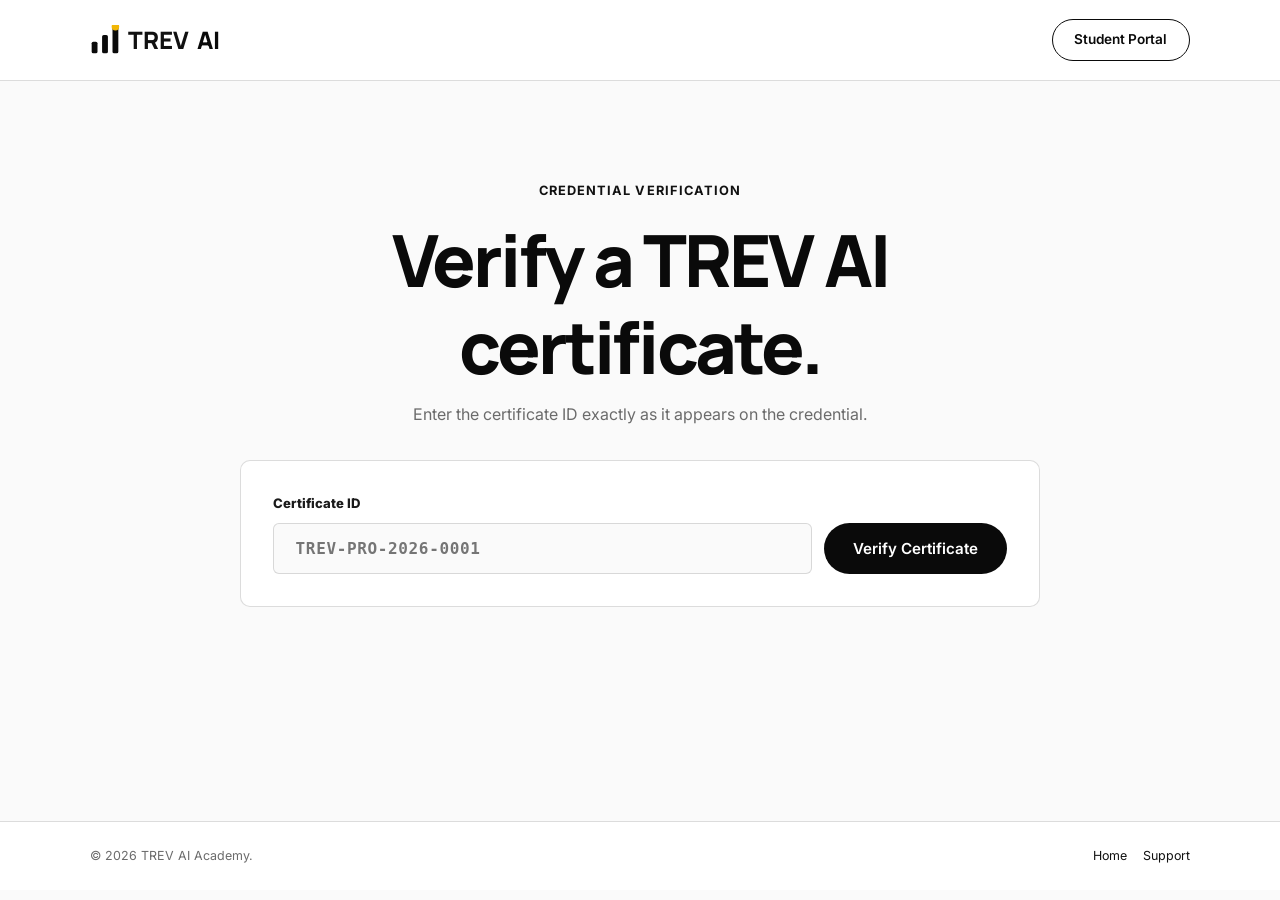
<file: verify.html>
<!DOCTYPE html>
<html lang="en">
<head>
  <meta charset="UTF-8">
  <meta name="viewport" content="width=device-width, initial-scale=1.0">
  <title>Verify Certificate | TREV AI Academy</title>
  <meta name="description" content="Verify a TREV AI Academy certificate using its unique certificate ID.">
  <meta name="robots" content="index,follow">
  <link rel="icon" type="image/x-icon" href="favicon.ico">
  <link rel="preconnect" href="https://fonts.googleapis.com">
  <link rel="preconnect" href="https://fonts.gstatic.com" crossorigin>
  <link href="https://fonts.googleapis.com/css2?family=Inter:wght@400;500;600;700&family=Manrope:wght@600;700;800&display=swap" rel="stylesheet">
  <link rel="stylesheet" href="css/style.css">
  <script src="js/monitoring.js"></script>
</head>
<body class="verification-page">
  <header class="verification-header">
    <div class="container verification-header-inner">
      <a href="index.html" class="logo" aria-label="TREV AI Homepage">
        <svg class="logo-mark" width="30" height="30" viewBox="0 0 36 36" fill="none" xmlns="http://www.w3.org/2000/svg" aria-hidden="true">
          <rect x="2" y="20" width="7" height="14" rx="2" fill="currentColor"/><rect x="14.5" y="12" width="7" height="22" rx="2" fill="currentColor"/><rect x="27" y="2" width="7" height="32" rx="2" fill="currentColor"/><circle cx="30.5" cy="2" r="4.5" fill="var(--accent)"/>
        </svg>
        <span class="logo-accent">TREV</span> <span class="logo-text">AI</span>
      </a>
      <a href="portal.html" class="btn btn-outline btn-sm">Student Portal</a>
    </div>
  </header>

  <main class="verification-main">
    <div class="container verification-shell">
      <div class="verification-intro">
        <span class="section-tag">Credential Verification</span>
        <h1>Verify a TREV AI certificate.</h1>
        <p>Enter the certificate ID exactly as it appears on the credential.</p>
      </div>

      <form id="certificateForm" class="verification-form">
        <label for="certificateId">Certificate ID</label>
        <div class="verification-input-row">
          <input id="certificateId" class="form-input" type="text" autocomplete="off" spellcheck="false" maxlength="40" placeholder="TREV-PRO-2026-0001" required>
          <button id="certificateVerifyButton" class="btn btn-primary" type="submit">Verify Certificate</button>
        </div>
        <div id="certificateMessage" class="form-message" role="status" aria-live="polite" hidden></div>
      </form>

      <section id="certificateResult" class="certificate-result" tabindex="-1" hidden>
        <div class="certificate-result-badge">VERIFIED</div>
        <h2>Certificate is valid</h2>
        <p>This credential was issued by TREV AI Academy.</p>
        <dl class="certificate-result-grid">
          <div><dt>Student</dt><dd id="verifiedStudent">—</dd></div>
          <div><dt>Certificate ID</dt><dd id="verifiedCertificateId">—</dd></div>
          <div><dt>Package</dt><dd id="verifiedPackage">—</dd></div>
          <div><dt>Issue date</dt><dd id="verifiedIssueDate">—</dd></div>
          <div><dt>Attendance</dt><dd id="verifiedAttendance">—</dd></div>
          <div><dt>Registry status</dt><dd id="verifiedStatus">—</dd></div>
        </dl>
      </section>
    </div>
  </main>

  <footer class="portal-footer"><div class="container portal-footer-inner"><p>&copy; 2026 TREV AI Academy.</p><div><a href="index.html">Home</a><a href="contact.html#contact">Support</a></div></div></footer>
  <script src="js/config.js" defer></script>
  <script src="js/certificate.js" defer></script>
</body>
</html>
</file>
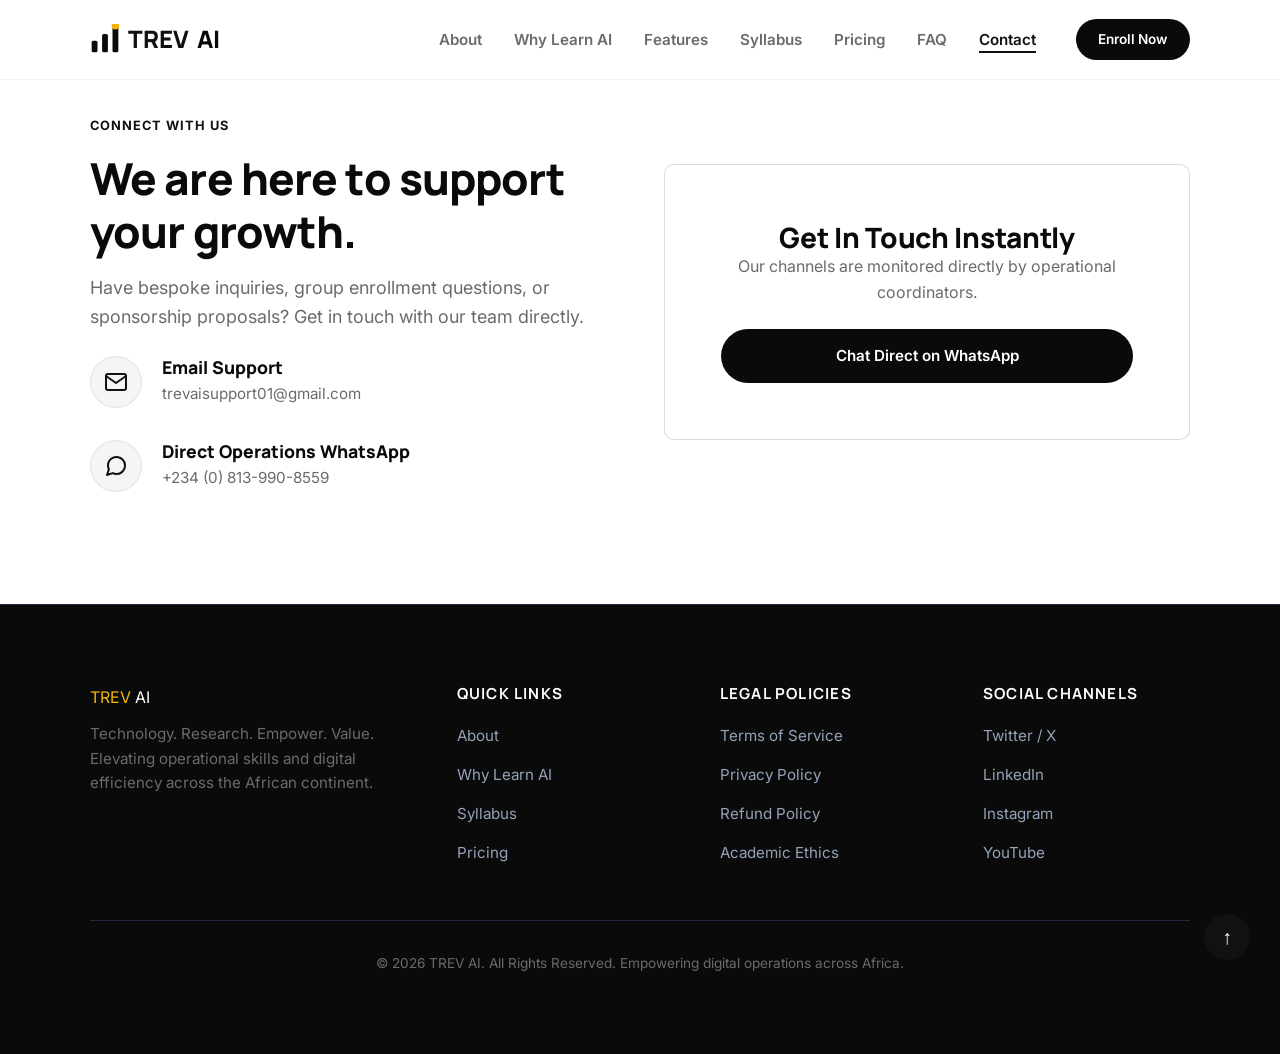
<file: Trev/contact.html>
<!DOCTYPE html>
<html lang="en" class="scroll-smooth">
<head>
  <meta charset="UTF-8">
  <meta name="viewport" content="width=device-width, initial-scale=1.0">
  <title>Contact Us | TREV AI Masterclass</title>
  
  <!-- SEO & Metadata -->
  <meta name="description" content="Get in touch with the TREV AI Masterclass team for enrollment questions, group pricing, or support.">
  <meta name="keywords" content="AI Masterclass, Learn AI, Prompt Engineering, ChatGPT Africa, Google AI Studio, Claude, AI Automation, Tech Digital Skills, TREV AI, AI for Professionals">
  <meta name="author" content="TREV AI">
  <link rel="canonical" href="https://trev-ai.com/contact.html">
  <link rel="icon" type="image/x-icon" href="favicon.ico">
  <link rel="icon" type="image/png" sizes="32x32" href="assets/favicon/favicon-32.png">
  <link rel="icon" type="image/png" sizes="16x16" href="assets/favicon/favicon-16.png">
  <link rel="apple-touch-icon" sizes="180x180" href="assets/favicon/apple-touch-icon.png">
  <link rel="icon" type="image/png" sizes="192x192" href="assets/favicon/icon-192.png">
  <link rel="icon" type="image/png" sizes="512x512" href="assets/favicon/icon-512.png">

  <!-- Open Graph / Facebook -->
  <meta property="og:type" content="website">
  <meta property="og:url" content="https://trev-ai.com/contact.html">
  <meta property="og:title" content="Contact Us | TREV AI Masterclass">
  <meta property="og:description" content="Get in touch with the TREV AI Masterclass team for enrollment questions, group pricing, or support.">
  <meta property="og:image" content="https://trev-ai.com/assets/images/og-banner.png">

  <!-- Twitter -->
  <meta property="twitter:card" content="summary_large_image">
  <meta property="twitter:url" content="https://trev-ai.com/contact.html">
  <meta property="twitter:title" content="Contact Us | TREV AI Masterclass">
  <meta property="twitter:description" content="Get in touch with the TREV AI Masterclass team for enrollment questions, group pricing, or support.">
  <meta property="twitter:image" content="https://trev-ai.com/assets/images/og-banner.png">

  <!-- Fonts Preconnect -->
  <link rel="preconnect" href="https://fonts.googleapis.com">
  <link rel="preconnect" href="https://fonts.gstatic.com" crossorigin>
  <link href="https://fonts.googleapis.com/css2?family=Inter:wght@300;400;500;600;700&family=Manrope:wght@500;600;700;800&display=swap" rel="stylesheet">

  <link rel="stylesheet" href="css/style.css">

  <!-- Course Schema JSON-LD for SEO -->
  <script type="application/ld+json">
  {
    "@context": "https://schema.org",
    "@type": "Course",
    "name": "TREV AI Masterclass",
    "description": "Comprehensive practical AI training program covering Prompt Engineering, ChatGPT, Gemini, Claude, NotebookLM, Automation, and multi-agent workflows.",
    "provider": {
      "@type": "Organization",
      "name": "TREV AI",
      "sameAs": "https://trev-ai.com"
    },
    "hasCourseInstance": {
      "@type": "CourseInstance",
      "courseMode": "Online",
      "courseWorkload": "PT25H",
      "offers": {
        "@type": "Offer",
        "price": "49.00",
        "priceCurrency": "USD",
        "category": "Paid"
      }
    }
  }
  </script>
</head>
<body class="bg-background text-text antialiased selection:bg-primary/20 selection:text-primary">

  <!-- Skip-Link for Accessibility -->
  <a href="#main-content" class="skip-link">Skip to main content</a>

  <!-- Header Section -->
  <header class="main-header" id="header" role="banner">
    <div class="header-container container">
      <a href="index.html" class="logo" aria-label="TREV AI Homepage">
        <svg class="logo-mark" width="30" height="30" viewBox="0 0 36 36" fill="none" xmlns="http://www.w3.org/2000/svg" aria-hidden="true">
          <rect x="2" y="20" width="7" height="14" rx="2" fill="currentColor"/>
          <rect x="14.5" y="12" width="7" height="22" rx="2" fill="currentColor"/>
          <rect x="27" y="2" width="7" height="32" rx="2" fill="currentColor"/>
          <circle cx="30.5" cy="2" r="4.5" fill="var(--accent)"/>
        </svg>
        <span class="logo-accent">TREV</span> <span class="logo-text">AI</span>
      </a>
      
      <button class="menu-toggle" aria-label="Toggle Navigation Menu" aria-controls="primary-nav" aria-expanded="false">
        <span class="bar"></span>
        <span class="bar"></span>
        <span class="bar"></span>
      </button>

      <nav class="primary-nav" id="primary-nav" aria-label="Main Directory">
        <ul class="nav-links">
          <li><a href="index.html#about" class="nav-link">About</a></li>
          <li><a href="course.html#why-learn-ai" class="nav-link">Why Learn AI</a></li>
          <li><a href="course.html#features" class="nav-link">Features</a></li>
          <li><a href="course.html#modules" class="nav-link">Syllabus</a></li>
          <li><a href="pricing.html#pricing" class="nav-link">Pricing</a></li>
          <li><a href="pricing.html#faq" class="nav-link">FAQ</a></li>
          <li><a href="#contact" class="nav-link">Contact</a></li>
        </ul>
        <div class="nav-cta">
          <a href="pricing.html#pricing" class="btn btn-primary btn-sm">Enroll Now</a>
        </div>
      </nav>
    </div>
  </header>

  <main id="main-content">

    <!-- 16. CONTACT SECTION -->
    <section class="contact-section py-lg" id="contact">
      <div class="container grid-2">
        <div class="contact-info scroll-reveal">
          <span class="section-tag">Connect With Us</span>
          <h2 class="section-heading">We are here to support your growth.</h2>
          <p class="section-desc">Have bespoke inquiries, group enrollment questions, or sponsorship proposals? Get in touch with our team directly.</p>
          
          <div class="contact-methods mt-sm">
            <div class="contact-method-item">
              <div class="icon-bubble" aria-hidden="true">
                <svg width="24" height="24" viewBox="0 0 24 24" fill="none" stroke="currentColor" stroke-width="2" stroke-linecap="round" stroke-linejoin="round" class="text-primary">
                  <path d="M4 4h16c1.1 0 2 .9 2 2v12c0 1.1-.9 2-2 2H4c-1.1 0-2-.9-2-2V6c0-1.1.9-2 2-2z"/>
                  <polyline points="22,6 12,13 2,6"/>
                </svg>
              </div>
              <div>
                <h4>Email Support</h4>
                <a href="mailto:trevaisupport01@gmail.com" class="contact-link">trevaisupport01@gmail.com</a>
              </div>
            </div>
            <div class="contact-method-item">
              <div class="icon-bubble" aria-hidden="true">
                <svg width="24" height="24" viewBox="0 0 24 24" fill="none" stroke="currentColor" stroke-width="2" stroke-linecap="round" stroke-linejoin="round" class="text-primary">
                  <path d="M21 11.5a8.38 8.38 0 0 1-.9 3.8 8.5 8.5 0 0 1-7.6 4.7 8.38 8.38 0 0 1-3.8-.9L3 21l1.9-5.7a8.38 8.38 0 0 1-.9-3.8 8.5 8.5 0 0 1 4.7-7.6 8.38 8.38 0 0 1 3.8-.9h.5a8.48 8.38 0 0 1 8 8v.5z"/>
                </svg>
              </div>
              <div>
                <h4>Direct Operations WhatsApp</h4>
                <a href="https://wa.me/2348139908559" class="contact-link" target="_blank" rel="noopener noreferrer">+234 (0) 813-990-8559</a>
              </div>
            </div>
          </div>
        </div>
        
        <div class="contact-actions-panel scroll-reveal delay-1">
          <div class="custom-card text-center">
            <h3>Get In Touch Instantly</h3>
            <p class="mb-6">Our channels are monitored directly by operational coordinators.</p>
            <div class="contact-grid-buttons mt-sm">
              <a href="https://wa.me/2348139908559" class="btn btn-primary btn-full" target="_blank" rel="noopener noreferrer">Chat Direct on WhatsApp</a>
            </div>
          </div>
        </div>
      </div>
    </section>


  </main>

  <!-- FOOTER SECTION -->
  <footer class="main-footer bg-dark text-white py-md" role="contentinfo">
    <div class="container">
      <div class="footer-top">
        <div class="footer-brand">
          <span class="logo-accent">TREV</span> <span class="logo-text text-white">AI</span>
          <p class="mt-xs text-gray">Technology. Research. Empower. Value. Elevating operational skills and digital efficiency across the African continent.</p>
        </div>
        <div class="footer-links-grid">
          <div>
            <h4>Quick Links</h4>
            <ul>
              <li><a href="index.html#about">About</a></li>
              <li><a href="course.html#why-learn-ai">Why Learn AI</a></li>
              <li><a href="course.html#modules">Syllabus</a></li>
              <li><a href="pricing.html#pricing">Pricing</a></li>
            </ul>
          </div>
          <div>
            <h4>Legal Policies</h4>
            <ul>
              <li><a href="terms.html">Terms of Service</a></li>
              <li><a href="privacy.html">Privacy Policy</a></li>
              <li><a href="refund.html">Refund Policy</a></li>
              <li><a href="ethics.html">Academic Ethics</a></li>
            </ul>
          </div>
          <div>
            <h4>Social Channels</h4>
            <ul class="social-links-list">
              <li><a href="#" target="_blank" rel="noopener noreferrer">Twitter / X</a></li>
              <li><a href="#" target="_blank" rel="noopener noreferrer">LinkedIn</a></li>
              <li><a href="#" target="_blank" rel="noopener noreferrer">Instagram</a></li>
              <li><a href="#" target="_blank" rel="noopener noreferrer">YouTube</a></li>
            </ul>
          </div>
        </div>
      </div>
      <div class="footer-bottom text-center text-gray mt-md">
        <p>&copy; 2026 TREV AI. All Rights Reserved. Empowering digital operations across Africa.</p>
      </div>
    </div>
  </footer>

  <!-- Back to Top Button -->
  <button id="backToTop" class="back-to-top" aria-label="Scroll to top of the page">↑</button>

  <script src="js/script.js" defer></script>
</body>
</html>
</file>
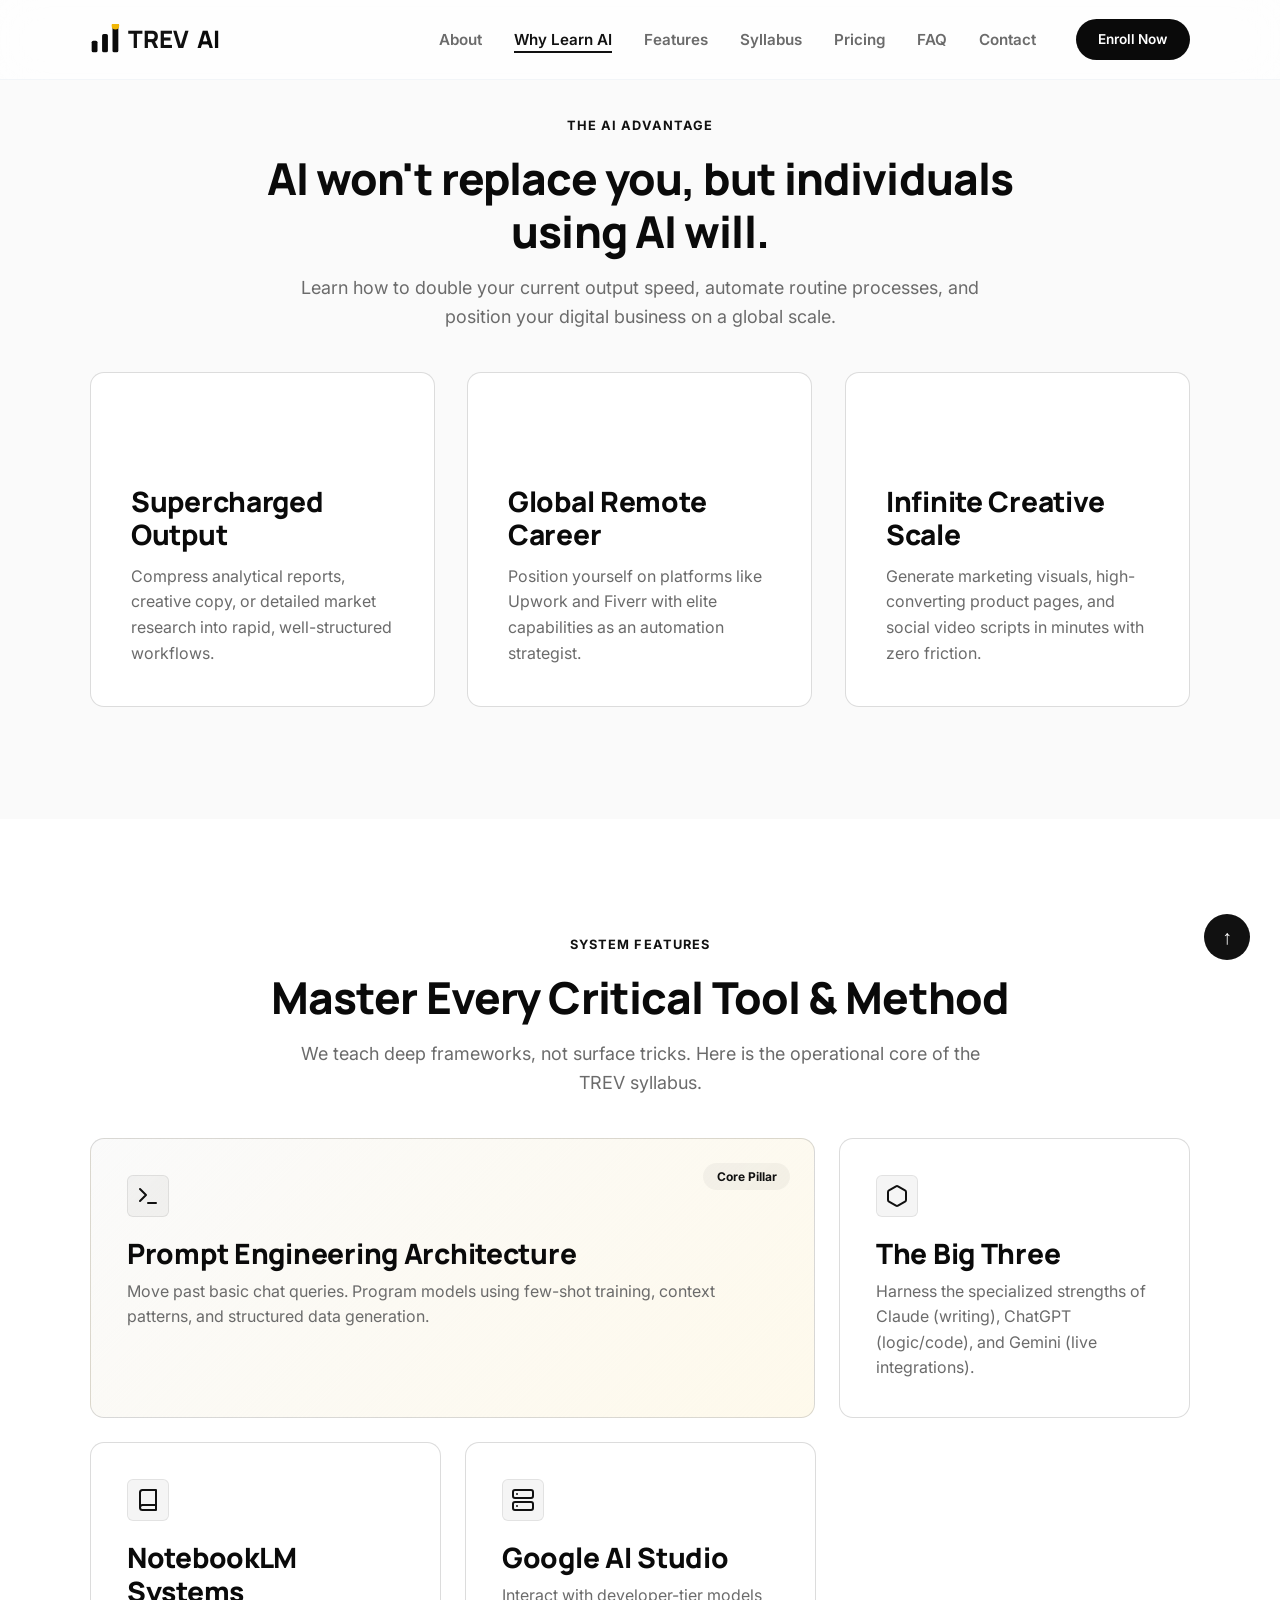
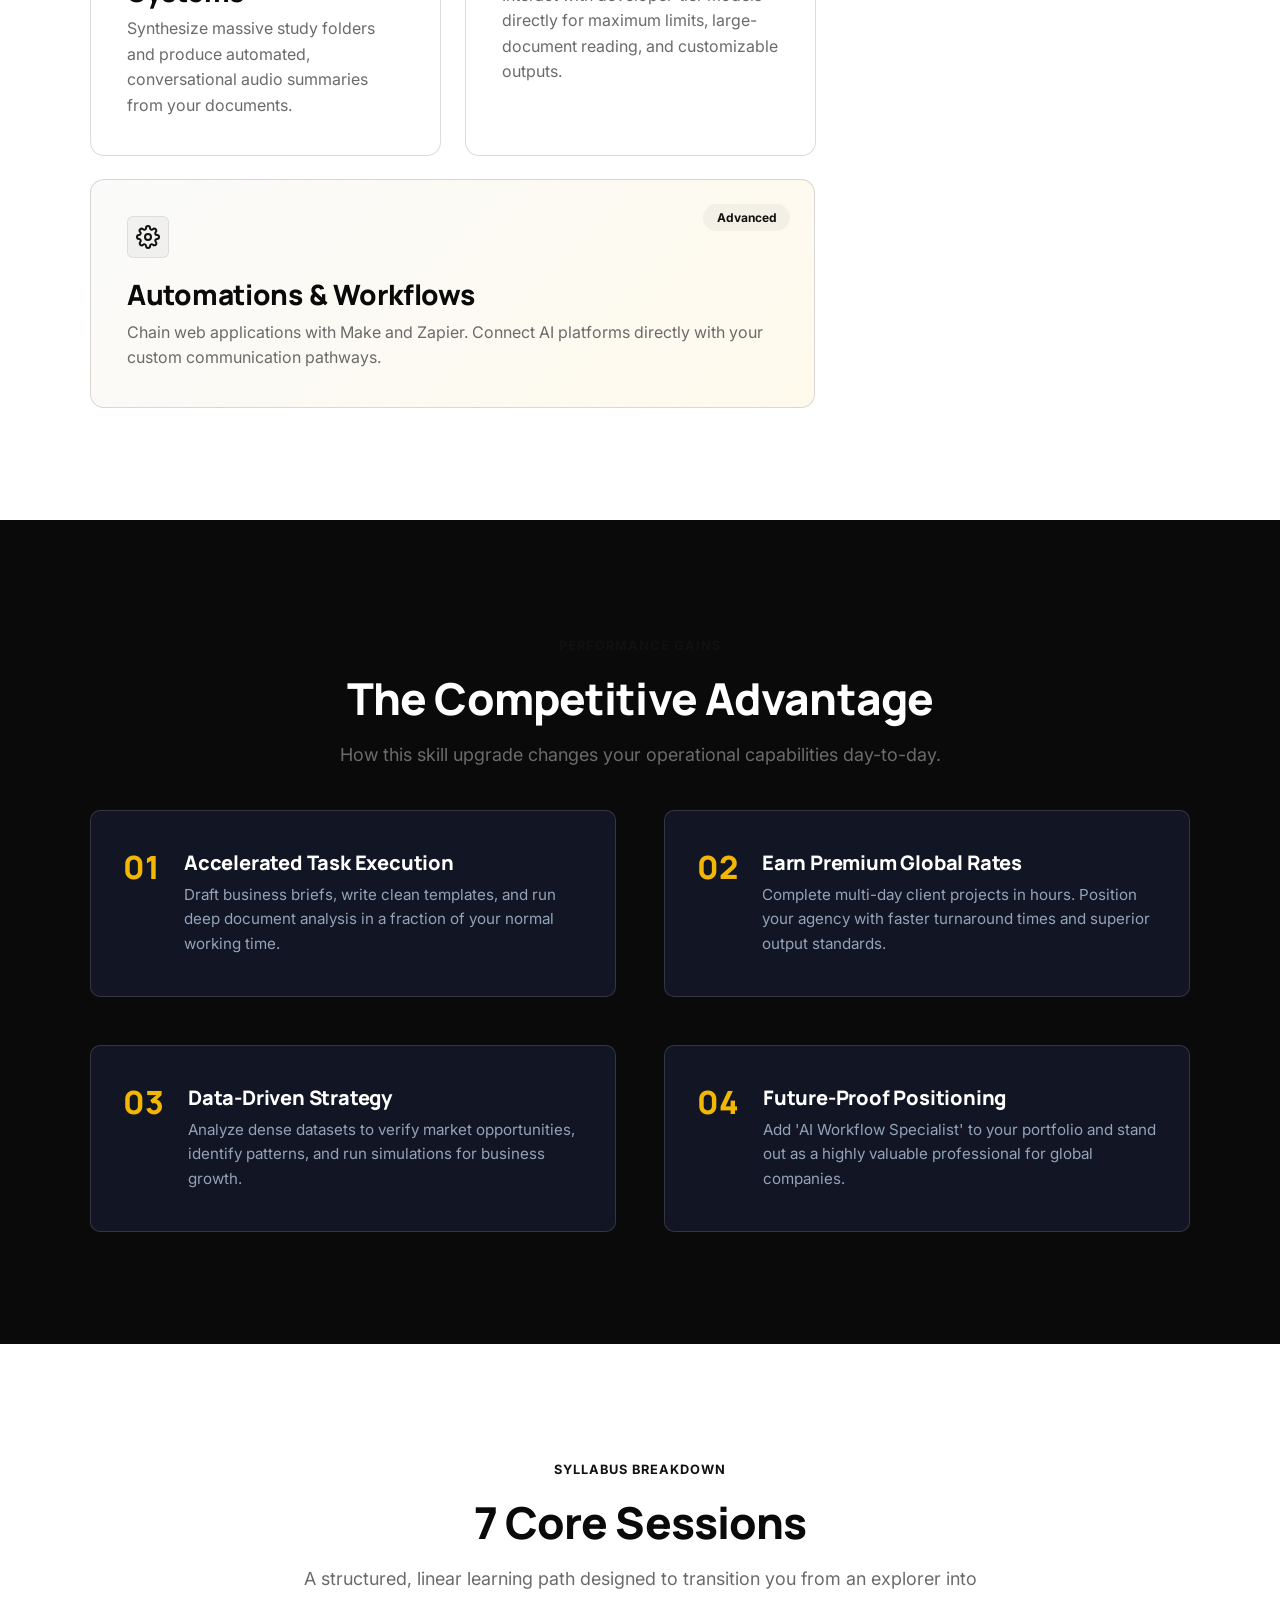
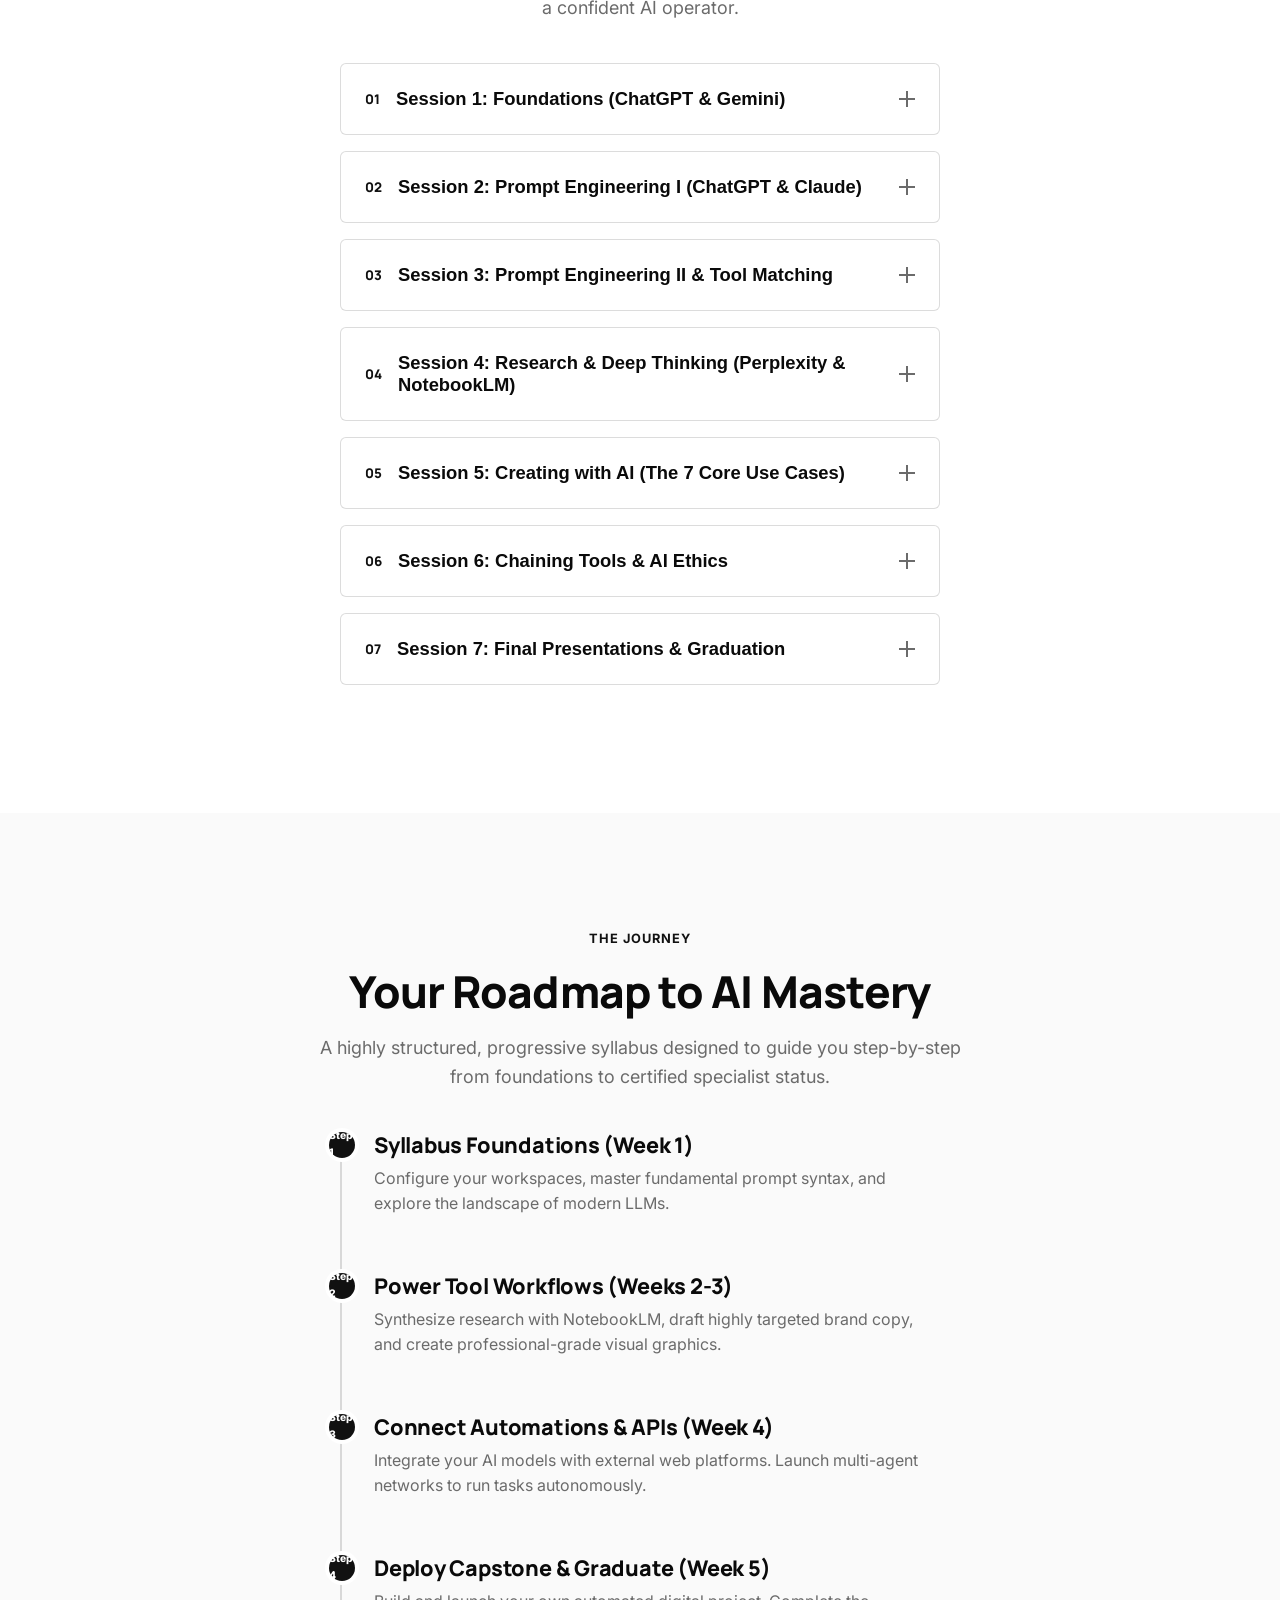
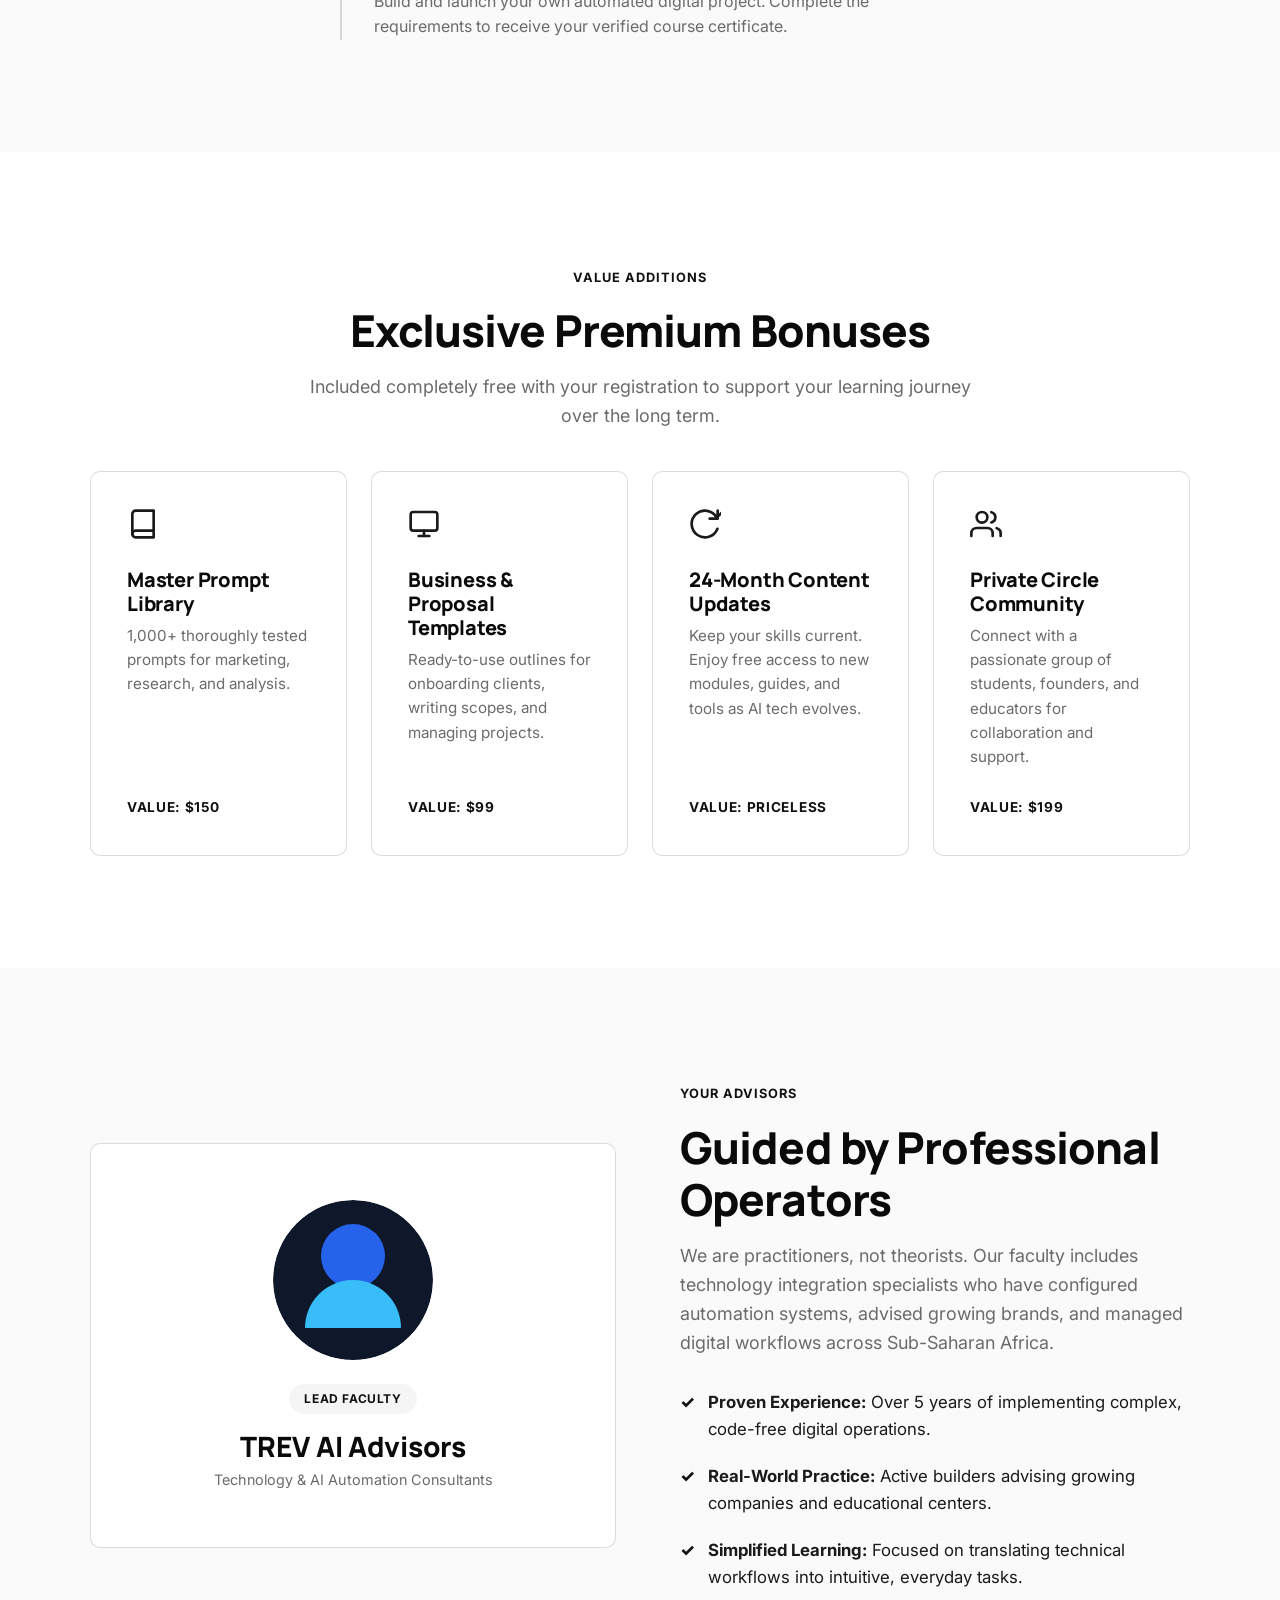
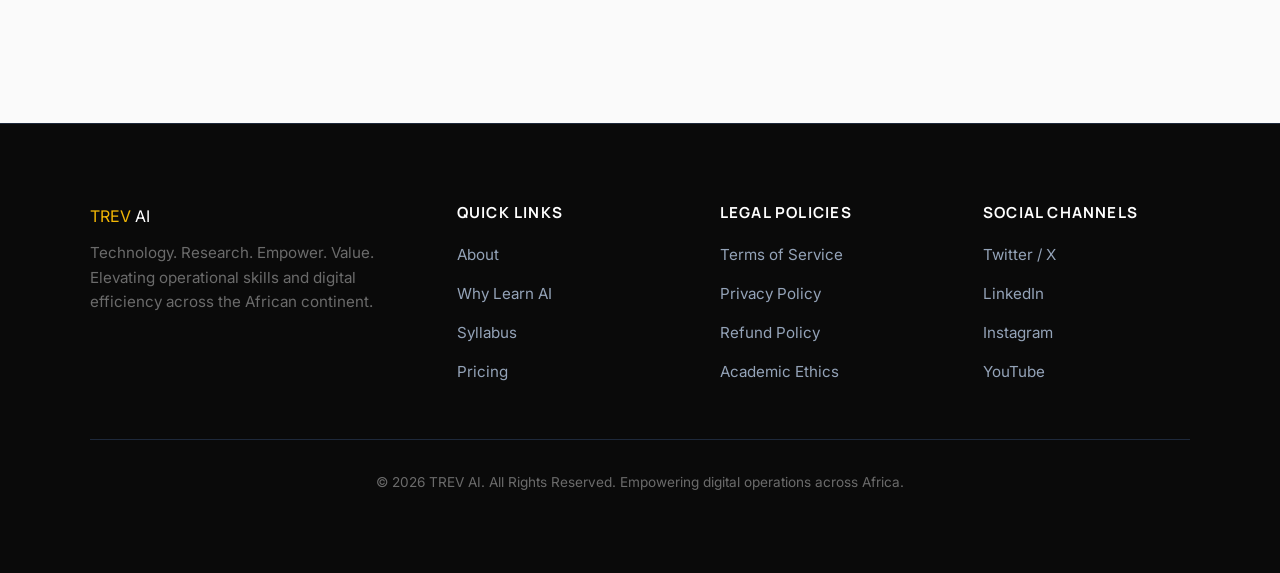
<file: Trev/course.html>
<!DOCTYPE html>
<html lang="en" class="scroll-smooth">
<head>
  <meta charset="UTF-8">
  <meta name="viewport" content="width=device-width, initial-scale=1.0">
  <title>Course & Syllabus | TREV AI Masterclass</title>
  
  <!-- SEO & Metadata -->
  <meta name="description" content="See exactly what you'll learn in the TREV AI Masterclass: why AI skills matter now, the tools and features covered, and the full 7-session syllabus.">
  <meta name="keywords" content="AI Masterclass, Learn AI, Prompt Engineering, ChatGPT Africa, Google AI Studio, Claude, AI Automation, Tech Digital Skills, TREV AI, AI for Professionals">
  <meta name="author" content="TREV AI">
  <link rel="canonical" href="https://trev-ai.com/course.html">
  <link rel="icon" type="image/x-icon" href="favicon.ico">
  <link rel="icon" type="image/png" sizes="32x32" href="assets/favicon/favicon-32.png">
  <link rel="icon" type="image/png" sizes="16x16" href="assets/favicon/favicon-16.png">
  <link rel="apple-touch-icon" sizes="180x180" href="assets/favicon/apple-touch-icon.png">
  <link rel="icon" type="image/png" sizes="192x192" href="assets/favicon/icon-192.png">
  <link rel="icon" type="image/png" sizes="512x512" href="assets/favicon/icon-512.png">

  <!-- Open Graph / Facebook -->
  <meta property="og:type" content="website">
  <meta property="og:url" content="https://trev-ai.com/course.html">
  <meta property="og:title" content="Course & Syllabus | TREV AI Masterclass">
  <meta property="og:description" content="See exactly what you'll learn in the TREV AI Masterclass: why AI skills matter now, the tools and features covered, and the full 7-session syllabus.">
  <meta property="og:image" content="https://trev-ai.com/assets/images/og-banner.png">

  <!-- Twitter -->
  <meta property="twitter:card" content="summary_large_image">
  <meta property="twitter:url" content="https://trev-ai.com/course.html">
  <meta property="twitter:title" content="Course & Syllabus | TREV AI Masterclass">
  <meta property="twitter:description" content="See exactly what you'll learn in the TREV AI Masterclass: why AI skills matter now, the tools and features covered, and the full 7-session syllabus.">
  <meta property="twitter:image" content="https://trev-ai.com/assets/images/og-banner.png">

  <!-- Fonts Preconnect -->
  <link rel="preconnect" href="https://fonts.googleapis.com">
  <link rel="preconnect" href="https://fonts.gstatic.com" crossorigin>
  <link href="https://fonts.googleapis.com/css2?family=Inter:wght@300;400;500;600;700&family=Manrope:wght@500;600;700;800&display=swap" rel="stylesheet">

  <link rel="stylesheet" href="css/style.css">

  <!-- Course Schema JSON-LD for SEO -->
  <script type="application/ld+json">
  {
    "@context": "https://schema.org",
    "@type": "Course",
    "name": "TREV AI Masterclass",
    "description": "Comprehensive practical AI training program covering Prompt Engineering, ChatGPT, Gemini, Claude, NotebookLM, Automation, and multi-agent workflows.",
    "provider": {
      "@type": "Organization",
      "name": "TREV AI",
      "sameAs": "https://trev-ai.com"
    },
    "hasCourseInstance": {
      "@type": "CourseInstance",
      "courseMode": "Online",
      "courseWorkload": "PT25H",
      "offers": {
        "@type": "Offer",
        "price": "49.00",
        "priceCurrency": "USD",
        "category": "Paid"
      }
    }
  }
  </script>
</head>
<body class="bg-background text-text antialiased selection:bg-primary/20 selection:text-primary">

  <!-- Skip-Link for Accessibility -->
  <a href="#main-content" class="skip-link">Skip to main content</a>

  <!-- Header Section -->
  <header class="main-header" id="header" role="banner">
    <div class="header-container container">
      <a href="index.html" class="logo" aria-label="TREV AI Homepage">
        <svg class="logo-mark" width="30" height="30" viewBox="0 0 36 36" fill="none" xmlns="http://www.w3.org/2000/svg" aria-hidden="true">
          <rect x="2" y="20" width="7" height="14" rx="2" fill="currentColor"/>
          <rect x="14.5" y="12" width="7" height="22" rx="2" fill="currentColor"/>
          <rect x="27" y="2" width="7" height="32" rx="2" fill="currentColor"/>
          <circle cx="30.5" cy="2" r="4.5" fill="var(--accent)"/>
        </svg>
        <span class="logo-accent">TREV</span> <span class="logo-text">AI</span>
      </a>
      
      <button class="menu-toggle" aria-label="Toggle Navigation Menu" aria-controls="primary-nav" aria-expanded="false">
        <span class="bar"></span>
        <span class="bar"></span>
        <span class="bar"></span>
      </button>

      <nav class="primary-nav" id="primary-nav" aria-label="Main Directory">
        <ul class="nav-links">
          <li><a href="index.html#about" class="nav-link">About</a></li>
          <li><a href="#why-learn-ai" class="nav-link">Why Learn AI</a></li>
          <li><a href="#features" class="nav-link">Features</a></li>
          <li><a href="#modules" class="nav-link">Syllabus</a></li>
          <li><a href="pricing.html#pricing" class="nav-link">Pricing</a></li>
          <li><a href="pricing.html#faq" class="nav-link">FAQ</a></li>
          <li><a href="contact.html#contact" class="nav-link">Contact</a></li>
        </ul>
        <div class="nav-cta">
          <a href="pricing.html#pricing" class="btn btn-primary btn-sm">Enroll Now</a>
        </div>
      </nav>
    </div>
  </header>

  <main id="main-content">

    <!-- 4. WHY LEARN AI SECTION -->
    <section class="why-learn-section py-lg bg-light" id="why-learn-ai">
      <div class="container">
        <div class="text-center max-w-lg mx-auto scroll-reveal">
          <span class="section-tag">The AI Advantage</span>
          <h2 class="section-heading">AI won't replace you, but individuals using AI will.</h2>
          <p class="section-desc">Learn how to double your current output speed, automate routine processes, and position your digital business on a global scale.</p>
        </div>

        <div class="grid-3 mt-md">
          <div class="why-card scroll-reveal">
            <div class="why-icon-wrapper" aria-hidden="true">
              <svg width="40" height="40" viewBox="0 0 24 24" fill="none" stroke="currentColor" stroke-width="2" stroke-linecap="round" stroke-linejoin="round" class="text-primary">
                <polygon points="13 2 3 14 12 14 11 22 21 10 12 10 13 2"/>
              </svg>
            </div>
            <h3>Supercharged Output</h3>
            <p>Compress analytical reports, creative copy, or detailed market research into rapid, well-structured workflows.</p>
          </div>
          <div class="why-card scroll-reveal delay-1">
            <div class="why-icon-wrapper" aria-hidden="true">
              <svg width="40" height="40" viewBox="0 0 24 24" fill="none" stroke="currentColor" stroke-width="2" stroke-linecap="round" stroke-linejoin="round" class="text-primary">
                <rect x="2" y="3" width="20" height="14" rx="2" ry="2"/>
                <line x1="8" y1="21" x2="16" y2="21"/>
                <line x1="12" y1="17" x2="12" y2="21"/>
              </svg>
            </div>
            <h3>Global Remote Career</h3>
            <p>Position yourself on platforms like Upwork and Fiverr with elite capabilities as an automation strategist.</p>
          </div>
          <div class="why-card scroll-reveal delay-2">
            <div class="why-icon-wrapper" aria-hidden="true">
              <svg width="40" height="40" viewBox="0 0 24 24" fill="none" stroke="currentColor" stroke-width="2" stroke-linecap="round" stroke-linejoin="round" class="text-primary">
                <path d="M12 22c5.523 0 10-4.477 10-10S17.523 2 12 2 2 6.477 2 12s4.477 10 10 10z"/>
                <path d="M12 16a4 4 0 1 0 0-8 4 4 0 0 0 0 8z"/>
                <line x1="12" y1="2" x2="12" y2="4"/>
                <line x1="12" y1="20" x2="12" y2="22"/>
              </svg>
            </div>
            <h3>Infinite Creative Scale</h3>
            <p>Generate marketing visuals, high-converting product pages, and social video scripts in minutes with zero friction.</p>
          </div>
        </div>
      </div>
    </section>

    <!-- 5. FEATURES SECTION -->
    <section class="features-section py-lg" id="features">
      <div class="container">
        <div class="text-center max-w-lg mx-auto scroll-reveal">
          <span class="section-tag">System Features</span>
          <h2 class="section-heading">Master Every Critical Tool & Method</h2>
          <p class="section-desc">We teach deep frameworks, not surface tricks. Here is the operational core of the TREV syllabus.</p>
        </div>

        <div class="features-bento mt-md">
          <div class="bento-item bento-large scroll-reveal">
            <div class="bento-content">
              <div class="bento-icon-box" aria-hidden="true">
                <svg width="24" height="24" viewBox="0 0 24 24" fill="none" stroke="currentColor" stroke-width="2" stroke-linecap="round" stroke-linejoin="round">
                  <polyline points="4 17 10 11 4 5"/>
                  <line x1="12" y1="19" x2="20" y2="19"/>
                </svg>
              </div>
              <h3>Prompt Engineering Architecture</h3>
              <p>Move past basic chat queries. Program models using few-shot training, context patterns, and structured data generation.</p>
            </div>
            <div class="bento-badge">Core Pillar</div>
          </div>

          <div class="bento-item scroll-reveal delay-1">
            <div class="bento-content">
              <div class="bento-icon-box" aria-hidden="true">
                <svg width="24" height="24" viewBox="0 0 24 24" fill="none" stroke="currentColor" stroke-width="2" stroke-linecap="round" stroke-linejoin="round">
                  <path d="M21 16V8a2 2 0 0 0-1-1.73l-7-4a2 2 0 0 0-2 0l-7 4A2 2 0 0 0 3 8v8a2 2 0 0 0 1 1.73l7 4a2 2 0 0 0 2 0l7-4A2 2 0 0 0 21 16z"/>
                </svg>
              </div>
              <h3>The Big Three</h3>
              <p>Harness the specialized strengths of Claude (writing), ChatGPT (logic/code), and Gemini (live integrations).</p>
            </div>
          </div>

          <div class="bento-item scroll-reveal delay-2">
            <div class="bento-content">
              <div class="bento-icon-box" aria-hidden="true">
                <svg width="24" height="24" viewBox="0 0 24 24" fill="none" stroke="currentColor" stroke-width="2" stroke-linecap="round" stroke-linejoin="round">
                  <path d="M4 19.5A2.5 2.5 0 0 1 6.5 17H20"/>
                  <path d="M6.5 2H20v20H6.5A2.5 2.5 0 0 1 4 19.5v-15A2.5 2.5 0 0 1 6.5 2z"/>
                </svg>
              </div>
              <h3>NotebookLM Systems</h3>
              <p>Synthesize massive study folders and produce automated, conversational audio summaries from your documents.</p>
            </div>
          </div>

          <div class="bento-item scroll-reveal">
            <div class="bento-content">
              <div class="bento-icon-box" aria-hidden="true">
                <svg width="24" height="24" viewBox="0 0 24 24" fill="none" stroke="currentColor" stroke-width="2" stroke-linecap="round" stroke-linejoin="round">
                  <rect x="2" y="2" width="20" height="8" rx="2" ry="2"/>
                  <rect x="2" y="14" width="20" height="8" rx="2" ry="2"/>
                  <line x1="6" y1="6" x2="6.01" y2="6"/>
                  <line x1="6" y1="18" x2="6.01" y2="18"/>
                </svg>
              </div>
              <h3>Google AI Studio</h3>
              <p>Interact with developer-tier models directly for maximum limits, large-document reading, and customizable outputs.</p>
            </div>
          </div>

          <div class="bento-item bento-large scroll-reveal delay-1">
            <div class="bento-content">
              <div class="bento-icon-box" aria-hidden="true">
                <svg width="24" height="24" viewBox="0 0 24 24" fill="none" stroke="currentColor" stroke-width="2" stroke-linecap="round" stroke-linejoin="round">
                  <circle cx="12" cy="12" r="3"/>
                  <path d="M19.4 15a1.65 1.65 0 0 0 .33 1.82l.06.06a2 2 0 1 1-2.83 2.83l-.06-.06a1.65 1.65 0 0 0-1.82-.33 1.65 1.65 0 0 0-1 1.51V21a2 2 0 0 1-4 0v-.09A1.65 1.65 0 0 0 9 19.4a1.65 1.65 0 0 0-1.82.33l-.06.06a2 2 0 1 1-2.83-2.83l.06-.06a1.65 1.65 0 0 0 .33-1.82 1.65 1.65 0 0 0-1.51-1H3a2 2 0 0 1 0-4h.09A1.65 1.65 0 0 0 4.6 9a1.65 1.65 0 0 0-.33-1.82l-.06-.06a2 2 0 1 1 2.83-2.83l.06.06a1.65 1.65 0 0 0 1.82.33H9a1.65 1.65 0 0 0 1-1.51V3a2 2 0 0 1 4 0v.09a1.65 1.65 0 0 0 1 1.51 1.65 1.65 0 0 0 1.82-.33l.06-.06a2 2 0 1 1 2.83 2.83l-.06.06a1.65 1.65 0 0 0-.33 1.82V9a1.65 1.65 0 0 0 1.51 1H21a2 2 0 0 1 0 4h-.09a1.65 1.65 0 0 0-1.51 1z"/>
                </svg>
              </div>
              <h3>Automations & Workflows</h3>
              <p>Chain web applications with Make and Zapier. Connect AI platforms directly with your custom communication pathways.</p>
            </div>
            <div class="bento-badge">Advanced</div>
          </div>
        </div>
      </div>
    </section>

    <!-- 6. BENEFITS SECTION -->
    <section class="benefits-section py-lg bg-dark text-white" id="benefits">
      <div class="container">
        <div class="text-center max-w-lg mx-auto scroll-reveal">
          <span class="section-tag">Performance Gains</span>
          <h2 class="section-heading text-white">The Competitive Advantage</h2>
          <p class="section-desc text-gray">How this skill upgrade changes your operational capabilities day-to-day.</p>
        </div>

        <div class="grid-2 mt-md">
          <div class="benefit-tile scroll-reveal">
            <div class="benefit-marker">01</div>
            <div>
              <h3>Accelerated Task Execution</h3>
              <p>Draft business briefs, write clean templates, and run deep document analysis in a fraction of your normal working time.</p>
            </div>
          </div>
          <div class="benefit-tile scroll-reveal delay-1">
            <div class="benefit-marker">02</div>
            <div>
              <h3>Earn Premium Global Rates</h3>
              <p>Complete multi-day client projects in hours. Position your agency with faster turnaround times and superior output standards.</p>
            </div>
          </div>
          <div class="benefit-tile scroll-reveal">
            <div class="benefit-marker">03</div>
            <div>
              <h3>Data-Driven Strategy</h3>
              <p>Analyze dense datasets to verify market opportunities, identify patterns, and run simulations for business growth.</p>
            </div>
          </div>
          <div class="benefit-tile scroll-reveal delay-1">
            <div class="benefit-marker">04</div>
            <div>
              <h3>Future-Proof Positioning</h3>
              <p>Add 'AI Workflow Specialist' to your portfolio and stand out as a highly valuable professional for global companies.</p>
            </div>
          </div>
        </div>
      </div>
    </section>

    <!-- 7. COURSE MODULES -->
    <section class="modules-section py-lg" id="modules">
      <div class="container">
        <div class="text-center max-w-lg mx-auto scroll-reveal">
          <span class="section-tag">Syllabus Breakdown</span>
          <h2 class="section-heading">7 Core Sessions</h2>
          <p class="section-desc">A structured, linear learning path designed to transition you from an explorer into a confident AI operator.</p>
        </div>

        <div class="modules-accordion-container mt-md mx-auto max-w-md">

          <div class="accordion-item scroll-reveal">
            <button class="accordion-header" aria-expanded="false" aria-controls="mod-1-panel">
              <span class="mod-num">01</span>
              <span class="mod-title">Session 1: Foundations (ChatGPT & Gemini)</span>
              <span class="accordion-icon" aria-hidden="true"></span>
            </button>
            <div class="accordion-panel" id="mod-1-panel" hidden>
              <div class="accordion-content">
                <p>Get every account set up and learn the fundamentals of how these two flagship models actually work.</p>
                <ul>
                  <li>Setting up ChatGPT and Gemini accounts (free tier only, no paid tools required)</li>
                  <li>How LLMs generate responses, and where each tool's strengths differ</li>
                  <li>Your first structured prompts: moving from casual questions to clear instructions</li>
                </ul>
              </div>
            </div>
          </div>

          <div class="accordion-item scroll-reveal">
            <button class="accordion-header" aria-expanded="false" aria-controls="mod-2-panel">
              <span class="mod-num">02</span>
              <span class="mod-title">Session 2: Prompt Engineering I (ChatGPT & Claude)</span>
              <span class="accordion-icon" aria-hidden="true"></span>
            </button>
            <div class="accordion-panel" id="mod-2-panel" hidden>
              <div class="accordion-content">
                <p>Move past one-line questions and start programming the model to give you the output you actually want.</p>
                <ul>
                  <li>Role prompting: giving the AI a persona to sharpen its answers</li>
                  <li>Being specific about format, length, and audience</li>
                  <li>Comparing ChatGPT and Claude on the same task to see where each excels</li>
                </ul>
              </div>
            </div>
          </div>

          <div class="accordion-item scroll-reveal">
            <button class="accordion-header" aria-expanded="false" aria-controls="mod-3-panel">
              <span class="mod-num">03</span>
              <span class="mod-title">Session 3: Prompt Engineering II & Tool Matching</span>
              <span class="accordion-icon" aria-hidden="true"></span>
            </button>
            <div class="accordion-panel" id="mod-3-panel" hidden>
              <div class="accordion-content">
                <p>Refine your prompting further, then learn which tool to reach for depending on the task in front of you.</p>
                <ul>
                  <li>Iterating on a draft instead of accepting the first answer</li>
                  <li>Step-by-step reasoning prompts for anything analytical</li>
                  <li>Building a personal decision tree: which AI tool for which job</li>
                </ul>
              </div>
            </div>
          </div>

          <div class="accordion-item scroll-reveal">
            <button class="accordion-header" aria-expanded="false" aria-controls="mod-4-panel">
              <span class="mod-num">04</span>
              <span class="mod-title">Session 4: Research & Deep Thinking (Perplexity & NotebookLM)</span>
              <span class="accordion-icon" aria-hidden="true"></span>
            </button>
            <div class="accordion-panel" id="mod-4-panel" hidden>
              <div class="accordion-content">
                <p>Learn to research and synthesize information rather than just generate it.</p>
                <ul>
                  <li>Running NotebookLM to turn your own notes and documents into a queryable assistant</li>
                  <li>Using Perplexity for sourced, up-to-date research</li>
                  <li>Cross-referencing multiple sources cleanly and verifying claims</li>
                </ul>
              </div>
            </div>
          </div>

          <div class="accordion-item scroll-reveal">
            <button class="accordion-header" aria-expanded="false" aria-controls="mod-5-panel">
              <span class="mod-num">05</span>
              <span class="mod-title">Session 5: Creating with AI (The 7 Core Use Cases)</span>
              <span class="accordion-icon" aria-hidden="true"></span>
            </button>
            <div class="accordion-panel" id="mod-5-panel" hidden>
              <div class="accordion-content">
                <p>A hands-on tour of the most common ways people put AI to work day-to-day.</p>
                <ul>
                  <li>Writing, editing, and brainstorming</li>
                  <li>Planning, organizing, and summarizing</li>
                  <li>The remaining core use cases, applied to your own goals</li>
                </ul>
              </div>
            </div>
          </div>

          <div class="accordion-item scroll-reveal">
            <button class="accordion-header" aria-expanded="false" aria-controls="mod-6-panel">
              <span class="mod-num">06</span>
              <span class="mod-title">Session 6: Chaining Tools & AI Ethics</span>
              <span class="accordion-icon" aria-hidden="true"></span>
            </button>
            <div class="accordion-panel" id="mod-6-panel" hidden>
              <div class="accordion-content">
                <p>Connect multiple tools into a single workflow, and think critically about responsible use.</p>
                <ul>
                  <li>Passing output from one AI tool into another as part of one workflow</li>
                  <li>Where AI gets things wrong, and how to catch it</li>
                  <li>Using AI responsibly: attribution, privacy, and knowing the tool's limits</li>
                </ul>
              </div>
            </div>
          </div>

          <div class="accordion-item scroll-reveal">
            <button class="accordion-header" aria-expanded="false" aria-controls="mod-7-panel">
              <span class="mod-num">07</span>
              <span class="mod-title">Session 7: Final Presentations & Graduation</span>
              <span class="accordion-icon" aria-hidden="true"></span>
            </button>
            <div class="accordion-panel" id="mod-7-panel" hidden>
              <div class="accordion-content">
                <p>Present the project you've built across the course, and receive your Certificate of Completion.</p>
                <ul>
                  <li>Presenting your final project to the group</li>
                  <li>Peer and instructor feedback</li>
                  <li>Certificate of Completion (requires attending at least 5 of 7 sessions)</li>
                </ul>
              </div>
            </div>
          </div>

        </div>
      </div>
    </section>

    <!-- 8. LEARNING ROADMAP -->
    <section class="roadmap-section py-lg bg-light" id="roadmap">
      <div class="container">
        <div class="text-center max-w-lg mx-auto scroll-reveal">
          <span class="section-tag">The Journey</span>
          <h2 class="section-heading">Your Roadmap to AI Mastery</h2>
          <p class="section-desc">A highly structured, progressive syllabus designed to guide you step-by-step from foundations to certified specialist status.</p>
        </div>

        <div class="roadmap-timeline mt-md mx-auto max-w-md">
          <div class="timeline-step scroll-reveal">
            <div class="step-num">Step 1</div>
            <div class="step-details">
              <h3>Syllabus Foundations (Week 1)</h3>
              <p>Configure your workspaces, master fundamental prompt syntax, and explore the landscape of modern LLMs.</p>
            </div>
          </div>
          <div class="timeline-step scroll-reveal delay-1">
            <div class="step-num">Step 2</div>
            <div class="step-details">
              <h3>Power Tool Workflows (Weeks 2-3)</h3>
              <p>Synthesize research with NotebookLM, draft highly targeted brand copy, and create professional-grade visual graphics.</p>
            </div>
          </div>
          <div class="timeline-step scroll-reveal">
            <div class="step-num">Step 3</div>
            <div class="step-details">
              <h3>Connect Automations & APIs (Week 4)</h3>
              <p>Integrate your AI models with external web platforms. Launch multi-agent networks to run tasks autonomously.</p>
            </div>
          </div>
          <div class="timeline-step scroll-reveal delay-1">
            <div class="step-num">Step 4</div>
            <div class="step-details">
              <h3>Deploy Capstone & Graduate (Week 5)</h3>
              <p>Build and launch your own automated digital project. Complete the requirements to receive your verified course certificate.</p>
            </div>
          </div>
        </div>
      </div>
    </section>

    <!-- 9. BONUSES SECTION -->
    <section class="bonuses-section py-lg" id="bonuses">
      <div class="container">
        <div class="text-center max-w-lg mx-auto scroll-reveal">
          <span class="section-tag">Value Additions</span>
          <h2 class="section-heading">Exclusive Premium Bonuses</h2>
          <p class="section-desc">Included completely free with your registration to support your learning journey over the long term.</p>
        </div>

        <div class="grid-4 mt-md">
          <div class="bonus-card scroll-reveal">
            <div class="bonus-icon-wrapper" aria-hidden="true">
              <svg width="32" height="32" viewBox="0 0 24 24" fill="none" stroke="currentColor" stroke-width="2" stroke-linecap="round" stroke-linejoin="round" class="text-primary">
                <path d="M4 19.5A2.5 2.5 0 0 1 6.5 17H20"/>
                <path d="M6.5 2H20v20H6.5A2.5 2.5 0 0 1 4 19.5v-15A2.5 2.5 0 0 1 6.5 2z"/>
              </svg>
            </div>
            <h3>Master Prompt Library</h3>
            <p>1,000+ thoroughly tested prompts for marketing, research, and analysis.</p>
            <span class="bonus-value">Value: $150</span>
          </div>
          <div class="bonus-card scroll-reveal delay-1">
            <div class="bonus-icon-wrapper" aria-hidden="true">
              <svg width="32" height="32" viewBox="0 0 24 24" fill="none" stroke="currentColor" stroke-width="2" stroke-linecap="round" stroke-linejoin="round" class="text-primary">
                <rect x="2" y="3" width="20" height="14" rx="2" ry="2"/>
                <line x1="8" y1="21" x2="16" y2="21"/>
                <line x1="12" y1="17" x2="12" y2="21"/>
              </svg>
            </div>
            <h3>Business & Proposal Templates</h3>
            <p>Ready-to-use outlines for onboarding clients, writing scopes, and managing projects.</p>
            <span class="bonus-value">Value: $99</span>
          </div>
          <div class="bonus-card scroll-reveal delay-2">
            <div class="bonus-icon-wrapper" aria-hidden="true">
              <svg width="32" height="32" viewBox="0 0 24 24" fill="none" stroke="currentColor" stroke-width="2" stroke-linecap="round" stroke-linejoin="round" class="text-primary">
                <path d="M21.5 2v6h-6M21.34 15.57a10 10 0 1 1-.57-8.38l5.67-5.67"/>
              </svg>
            </div>
            <h3>24-Month Content Updates</h3>
            <p>Keep your skills current. Enjoy free access to new modules, guides, and tools as AI tech evolves.</p>
            <span class="bonus-value">Value: Priceless</span>
          </div>
          <div class="bonus-card scroll-reveal delay-3">
            <div class="bonus-icon-wrapper" aria-hidden="true">
              <svg width="32" height="32" viewBox="0 0 24 24" fill="none" stroke="currentColor" stroke-width="2" stroke-linecap="round" stroke-linejoin="round" class="text-primary">
                <path d="M17 21v-2a4 4 0 0 0-4-4H5a4 4 0 0 0-4 4v2"/>
                <circle cx="9" cy="7" r="4"/>
                <path d="M23 21v-2a4 4 0 0 0-3-3.87"/>
                <path d="M16 3.13a4 4 0 0 1 0 7.75"/>
              </svg>
            </div>
            <h3>Private Circle Community</h3>
            <p>Connect with a passionate group of students, founders, and educators for collaboration and support.</p>
            <span class="bonus-value">Value: $199</span>
          </div>
        </div>
      </div>
    </section>

    <!-- 10. INSTRUCTOR SECTION -->
    <section class="instructor-section py-lg bg-light" id="instructor">
      <div class="container grid-2">
        <div class="instructor-image-wrapper scroll-reveal">
          <div class="instructor-card-ui">
            <div class="instructor-photo">
              <svg width="200" height="200" viewBox="0 0 200 200" fill="none" class="avatar-svg" aria-hidden="true">
                <circle cx="100" cy="100" r="100" fill="#0F172A"/>
                <circle cx="100" cy="70" r="40" fill="#2563EB"/>
                <path d="M40 160C40 126.863 66.8629 100 100 100C133.137 100 160 126.863 160 160H40Z" fill="#38BDF8"/>
              </svg>
            </div>
            <div class="instructor-tag">Lead Faculty</div>
            <h3>TREV AI Advisors</h3>
            <p>Technology & AI Automation Consultants</p>
          </div>
        </div>
        <div class="instructor-bio-wrapper scroll-reveal delay-1">
          <span class="section-tag">Your Advisors</span>
          <h2 class="section-heading">Guided by Professional Operators</h2>
          <p class="section-desc">
            We are practitioners, not theorists. Our faculty includes technology integration specialists who have configured automation systems, advised growing brands, and managed digital workflows across Sub-Saharan Africa.
          </p>
          <div class="instructor-credentials">
            <div class="credential-item">
              <strong>Proven Experience:</strong> Over 5 years of implementing complex, code-free digital operations.
            </div>
            <div class="credential-item">
              <strong>Real-World Practice:</strong> Active builders advising growing companies and educational centers.
            </div>
            <div class="credential-item">
              <strong>Simplified Learning:</strong> Focused on translating technical workflows into intuitive, everyday tasks.
            </div>
          </div>
        </div>
      </div>
    </section>


  </main>

  <!-- FOOTER SECTION -->
  <footer class="main-footer bg-dark text-white py-md" role="contentinfo">
    <div class="container">
      <div class="footer-top">
        <div class="footer-brand">
          <span class="logo-accent">TREV</span> <span class="logo-text text-white">AI</span>
          <p class="mt-xs text-gray">Technology. Research. Empower. Value. Elevating operational skills and digital efficiency across the African continent.</p>
        </div>
        <div class="footer-links-grid">
          <div>
            <h4>Quick Links</h4>
            <ul>
              <li><a href="index.html#about">About</a></li>
              <li><a href="#why-learn-ai">Why Learn AI</a></li>
              <li><a href="#modules">Syllabus</a></li>
              <li><a href="pricing.html#pricing">Pricing</a></li>
            </ul>
          </div>
          <div>
            <h4>Legal Policies</h4>
            <ul>
              <li><a href="terms.html">Terms of Service</a></li>
              <li><a href="privacy.html">Privacy Policy</a></li>
              <li><a href="refund.html">Refund Policy</a></li>
              <li><a href="ethics.html">Academic Ethics</a></li>
            </ul>
          </div>
          <div>
            <h4>Social Channels</h4>
            <ul class="social-links-list">
              <li><a href="#" target="_blank" rel="noopener noreferrer">Twitter / X</a></li>
              <li><a href="#" target="_blank" rel="noopener noreferrer">LinkedIn</a></li>
              <li><a href="#" target="_blank" rel="noopener noreferrer">Instagram</a></li>
              <li><a href="#" target="_blank" rel="noopener noreferrer">YouTube</a></li>
            </ul>
          </div>
        </div>
      </div>
      <div class="footer-bottom text-center text-gray mt-md">
        <p>&copy; 2026 TREV AI. All Rights Reserved. Empowering digital operations across Africa.</p>
      </div>
    </div>
  </footer>

  <!-- Back to Top Button -->
  <button id="backToTop" class="back-to-top" aria-label="Scroll to top of the page">↑</button>

  <script src="js/script.js" defer></script>
</body>
</html>
</file>
<file: css/style.css>
/* ==========================================================================
   TREV AI MASTERCLASS - REFINED MASTER STYLESHEET
   ========================================================================== */

/* 1. RESET AND BASE STYLES */
*,
*::before,
*::after {
  box-sizing: border-box;
  margin: 0;
  padding: 0;
  -webkit-tap-highlight-color: transparent;
}

:root {
  /* Monochrome + Accent Design Tokens */
  --primary: #111111;
  --secondary: #000000;
  --accent: #F2B705;
  --background: #ffffff;
  --light: #fafafa;
  --dark: #0a0a0a;
  --text: #1a1a1a;
  --text-muted: #6b6b6b;
  --border: rgba(10, 10, 10, 0.14);
  --border-dark: rgba(255, 255, 255, 0.14);
  --white: #ffffff;

  /* Typography */
  --font-primary: 'Inter', sans-serif;
  --font-secondary: 'Manrope', sans-serif;

  /* Flat Design - Shadows Minimized */
  --shadow-sm: none;
  --shadow-md: none;
  --shadow-lg: 0 12px 24px rgba(10, 10, 10, 0.06);
  --shadow-glass: none;

  /* Borders & Radius */
  --radius-sm: 6px;
  --radius-md: 10px;
  --radius-lg: 14px;
  --radius-full: 9999px;

  /* Header Height */
  --header-height: 80px;

  /* Premium Easing Curves */
  --transition-smooth: all 0.4s cubic-bezier(0.16, 1, 0.3, 1);
  --transition-bounce: all 0.5s cubic-bezier(0.175, 0.885, 0.32, 1.1);
}

/* Scroll-Margin Correction to avoid sticky header overlap */
section[id],
#pricing,
#faq,
#contact {
  scroll-margin-top: var(--header-height);
}

html {
  width: 100%;
  max-width: 100%;
  overflow-x: hidden; /* Fallback for browsers without overflow: clip */
  overflow-x: clip;
  font-family: var(--font-primary);
  font-size: 16px;
  color: var(--text);
  background-color: var(--background);
  scroll-behavior: smooth;
  -webkit-font-smoothing: antialiased;
  -moz-osx-font-smoothing: grayscale;
  -webkit-tap-highlight-color: transparent;
}

body {
  width: 100%;
  max-width: 100%;
  overflow-x: hidden; /* Fallback for older mobile browsers */
  overflow-x: clip;
  line-height: 1.6;
}

main,
section,
header,
footer,
.container,
.header-container,
.primary-nav {
  min-width: 0;
}

img,
svg,
video,
canvas {
  max-width: 100%;
}

p,
h1,
h2,
h3,
h4,
.contact-link,
.legal-content a {
  overflow-wrap: break-word;
}

/* Skip Link Accessibility */
.skip-link {
  position: absolute;
  top: -100px;
  left: 10px;
  background: var(--primary);
  color: var(--white);
  padding: 1rem;
  z-index: 9999;
  text-decoration: none;
  font-weight: 600;
  border-radius: var(--radius-sm);
  transition: top 0.2s ease-in-out;
}

.skip-link:focus {
  top: 10px;
}

/* Headings & Typography */
h1, h2, h3, h4 {
  font-family: var(--font-secondary);
  font-weight: 800;
  line-height: 1.2;
  color: var(--dark);
}

h1 {
  font-size: clamp(2.75rem, 6.5vw, 5.25rem);
  letter-spacing: -0.04em;
}

h2 {
  font-size: clamp(1.85rem, 4vw, 2.75rem);
  letter-spacing: -0.02em;
}

h3 {
  font-size: clamp(1.25rem, 2.5vw, 1.75rem);
  letter-spacing: -0.01em;
}

h4 {
  font-size: 1.15rem;
}

p {
  font-size: 1rem;
  color: var(--text-muted);
}

a {
  color: var(--primary);
  text-decoration: none;
  transition: var(--transition-smooth);
}

a:hover {
  color: var(--secondary);
}

/* Custom Scrollbar */
::-webkit-scrollbar {
  width: 8px;
}
::-webkit-scrollbar-track {
  background: var(--light);
}
::-webkit-scrollbar-thumb {
  background: #cbd5e1;
  border-radius: var(--radius-full);
}
::-webkit-scrollbar-thumb:hover {
  background: var(--text-muted);
}

/* ==========================================================================
   2. REUSABLE UTILITIES
   ========================================================================== */
.container {
  width: calc(100% - 2rem);
  max-width: 1100px;
  margin: 0 auto;
}

.max-w-lg { max-width: 750px; }
.max-w-md { max-width: 600px; }
.mx-auto { margin-left: auto; margin-right: auto; }

.py-lg { padding-top: 7rem; padding-bottom: 7rem; }
.py-md { padding-top: 5rem; padding-bottom: 5rem; }
.py-sm { padding-top: 2.5rem; padding-bottom: 2.5rem; }

.mt-lg { margin-top: 3.5rem; }
.mt-md { margin-top: 2.5rem; }
.mt-sm { margin-top: 1.5rem; }
.mt-xs { margin-top: 0.75rem; }
.mb-6 { margin-bottom: 1.5rem; }

.text-center { text-align: center; }
.text-white { color: var(--white); }
.text-gray { color: var(--text-muted); }

.bg-light { background-color: var(--light); }
.bg-dark { background-color: var(--dark); }

/* Flexible Grid Implementations */
.grid-2 {
  display: grid;
  grid-template-columns: repeat(2, 1fr);
  gap: 3rem;
  align-items: center;
}

.grid-3 {
  display: grid;
  grid-template-columns: repeat(3, 1fr);
  gap: 2rem;
}

.grid-4 {
  display: grid;
  grid-template-columns: repeat(4, 1fr);
  gap: 1.5rem;
}

.align-stretch {
  align-items: stretch;
}

.align-center {
  align-items: center;
}

/* Premium Gradients */
.text-gradient {
  background: linear-gradient(135deg, var(--primary) 0%, var(--accent) 100%);
  -webkit-background-clip: text;
  -webkit-text-fill-color: transparent;
}

/* Design Badge */
.section-tag {
  display: inline-block;
  font-family: var(--font-primary);
  font-weight: 700;
  font-size: 0.8rem;
  letter-spacing: 0.08em;
  text-transform: uppercase;
  color: var(--primary);
  margin-bottom: 1rem;
}

.section-heading {
  margin-bottom: 1rem;
}

.section-desc {
  font-size: 1.125rem;
  max-width: 680px;
  margin-left: auto;
  margin-right: auto;
  line-height: 1.6;
}

/* Buttons */
.btn {
  display: inline-flex;
  align-items: center;
  justify-content: center;
  font-family: var(--font-primary);
  font-weight: 600;
  font-size: 0.95rem;
  padding: 0.85rem 1.75rem;
  border-radius: var(--radius-full);
  border: 1.5px solid transparent;
  cursor: pointer;
  transition: var(--transition-smooth);
  gap: 0.65rem;
}

.btn-primary {
  background-color: var(--dark);
  color: var(--white);
}

.btn-primary:hover {
  background-color: var(--accent);
  color: var(--dark);
  transform: translateY(-2px);
}

.btn-secondary {
  background-color: var(--accent);
  color: var(--dark);
  border-color: var(--accent);
}

.btn-secondary:hover {
  background-color: var(--dark);
  color: var(--white);
  border-color: var(--dark);
  transform: translateY(-2px);
}

.btn-outline {
  background-color: transparent;
  border-color: var(--dark);
  color: var(--dark);
}

.btn-outline:hover {
  background-color: var(--dark);
  color: var(--white);
  transform: translateY(-2px);
}

.btn-sm {
  padding: 0.55rem 1.35rem;
  font-size: 0.85rem;
}

.btn-full {
  width: 100%;
}

/* Active Keyboard Focus Rings */
button:focus-visible,
a:focus-visible,
input:focus-visible,
textarea:focus-visible {
  outline: 3px solid var(--accent);
  outline-offset: 2px;
}

/* Screen Readers Only */
.sr-only {
  position: absolute;
  width: 1px;
  height: 1px;
  padding: 0;
  margin: -1px;
  overflow: hidden;
  clip: rect(0, 0, 0, 0);
  border: 0;
}

/* ==========================================================================
   3. STICKY HEADER NAVIGATION
   ========================================================================== */
.main-header {
  position: fixed;
  top: 0;
  left: 0;
  width: 100%;
  height: var(--header-height);
  background-color: rgba(255, 255, 255, 0.7);
  backdrop-filter: blur(20px);
  -webkit-backdrop-filter: blur(20px);
  border-bottom: 1px solid rgba(226, 232, 240, 0.4);
  z-index: 1000;
  transition: var(--transition-smooth);
}

.main-header.scrolled {
  height: 70px;
  box-shadow: var(--shadow-sm);
  background-color: rgba(255, 255, 255, 0.95);
}

.header-container {
  display: flex;
  justify-content: space-between;
  align-items: center;
  gap: 1.25rem;
  height: 100%;
}

.header-container > * {
  min-width: 0;
}

.logo {
  display: inline-flex;
  align-items: center;
  flex-shrink: 0;
  gap: 0.5rem;
  font-family: var(--font-secondary);
  font-weight: 800;
  font-size: 1.5rem;
  color: var(--dark);
}

.logo-mark {
  color: var(--dark);
  flex-shrink: 0;
}

.logo-accent {
  color: var(--primary);
}

.primary-nav {
  display: flex;
  align-items: center;
  gap: 2.5rem;
}

.nav-links {
  display: flex;
  gap: 2rem;
  list-style: none;
}

.nav-link {
  font-weight: 600;
  font-size: 0.95rem;
  color: var(--text-muted);
  position: relative;
}

.nav-link::after {
  content: '';
  position: absolute;
  bottom: -4px;
  left: 0;
  width: 0;
  height: 2px;
  background-color: var(--primary);
  transition: var(--transition-smooth);
}

.nav-link:hover::after,
.nav-link.active::after {
  width: 100%;
}

.nav-link:hover,
.nav-link.active {
  color: var(--primary);
}

.menu-toggle {
  display: none;
  flex-direction: column;
  justify-content: space-between;
  width: 24px;
  height: 18px;
  background: transparent;
  border: none;
  cursor: pointer;
  z-index: 1001;
}

.menu-toggle .bar {
  width: 100%;
  height: 2px;
  background-color: var(--dark);
  border-radius: 2px;
  transition: var(--transition-smooth);
}

/* ==========================================================================
   4. HERO SECTION
   ========================================================================== */
.hero-section {
  position: relative;
  padding-top: 11rem;
  padding-bottom: 7rem;
  overflow: hidden;
}

.hero-bg-blobs {
  position: absolute;
  top: 0;
  left: 0;
  width: 100%;
  height: 100%;
  z-index: -1;
  pointer-events: none;
  overflow: hidden;
}

.hero-scatter {
  width: 100%;
  height: 100%;
}

@keyframes float {
  0%, 100% { transform: translateY(0) scale(1); }
  50% { transform: translateY(-30px) scale(1.1); }
}

.hero-content {
  max-width: 900px;
  margin: 0 auto;
}

.hero-title {
  margin-bottom: 1.25rem;
  color: var(--dark);
}

.badge {
  display: inline-block;
  background-color: rgba(10, 10, 10, 0.04);
  border: 1px solid rgba(10, 10, 10, 0.12);
  color: var(--primary);
  font-family: var(--font-primary);
  font-weight: 700;
  font-size: 0.8rem;
  letter-spacing: 0.05em;
  padding: 0.45rem 1.15rem;
  border-radius: var(--radius-full);
  margin-bottom: 1.5rem;
}

.hero-subheadline {
  font-size: clamp(1.1rem, 2.5vw, 1.35rem);
  margin-top: 1.25rem;
  margin-bottom: 2.75rem;
  line-height: 1.6;
}

.hero-actions {
  display: flex;
  justify-content: center;
  gap: 1.25rem;
  flex-wrap: wrap;
}

.hero-stats {
  display: flex;
  justify-content: center;
  gap: 5rem;
  margin-top: 5rem;
  border-top: 1px solid var(--border);
  padding-top: 2.5rem;
}

.stat-item h3 {
  font-size: 2.25rem;
  color: var(--primary);
}

.stat-item span {
  font-family: var(--font-secondary);
  font-weight: 800;
  font-size: 2.25rem;
  color: var(--primary);
}

.stat-item p {
  font-size: 0.95rem;
  font-weight: 500;
}

/* ==========================================================================
   5. TRUSTED BY SECTION
   ========================================================================== */
.trusted-logos {
  display: flex;
  justify-content: center;
  align-items: center;
  flex-wrap: wrap;
  gap: 4rem;
  margin-top: 1.5rem;
}

.logo-item {
  font-family: var(--font-secondary);
  font-weight: 800;
  font-size: 1.25rem;
  color: #94a3b8;
  opacity: 0.85;
  transition: var(--transition-smooth);
}

.logo-item:hover {
  color: var(--text-muted);
  opacity: 1;
}

.logo-item-img {
  opacity: 0.85;
  filter: grayscale(100%);
  transition: var(--transition-smooth);
}

.logo-item-img:hover {
  opacity: 1;
  filter: grayscale(0%);
}

.logo-item-img img {
  height: 64px;
  width: auto;
  display: block;
}

/* ==========================================================================
   6. ABOUT SECTION
   ========================================================================== */
.mv-card {
  display: flex;
  gap: 1.5rem;
  margin-top: 2.5rem;
}

.icon-wrapper {
  flex-shrink: 0;
  width: 54px;
  height: 54px;
  border-radius: var(--radius-sm);
  background-color: rgba(10, 10, 10, 0.04);
  color: var(--primary);
  display: flex;
  align-items: center;
  justify-content: center;
  border: 1px solid rgba(10, 10, 10, 0.08);
}

.mv-card h3 {
  font-size: 1.35rem;
  margin-bottom: 0.35rem;
}

.brand-pillars-grid {
  display: grid;
  grid-template-columns: repeat(2, 1fr);
  gap: 1.5rem;
}

.pillar-card {
  background-color: var(--background);
  border: 1px solid var(--border);
  padding: 2.25rem;
  border-radius: var(--radius-md);
  box-shadow: var(--shadow-sm);
  transition: var(--transition-smooth);
}

.pillar-card:hover {
  transform: translateY(-6px);
  box-shadow: var(--shadow-lg);
  border-color: var(--primary);
}

.pillar-card h4 {
  color: var(--primary);
  margin-bottom: 0.5rem;
}

.pillar-card p {
  font-size: 0.9rem;
}

/* ==========================================================================
   7. WHY LEARN AI SECTION
   ========================================================================== */
.why-card {
  background-color: var(--background);
  border: 1px solid var(--border);
  padding: 2.5rem;
  border-radius: var(--radius-lg);
  box-shadow: var(--shadow-sm);
  transition: var(--transition-smooth);
}

.why-card:hover {
  transform: translateY(-4px);
  box-shadow: var(--shadow-lg);
  border-color: var(--accent);
}

.why-icon-wrapper {
  margin-bottom: 1.5rem;
}

.why-card h3 {
  margin-bottom: 0.75rem;
}

/* ==========================================================================
   8. FEATURES BENTO SECTION
   ========================================================================== */
.features-bento {
  display: grid;
  grid-template-columns: repeat(3, 1fr);
  gap: 1.5rem;
}

.bento-item {
  background-color: var(--background);
  border: 1px solid var(--border);
  border-radius: var(--radius-lg);
  padding: 2.25rem;
  position: relative;
  overflow: hidden;
  transition: var(--transition-smooth);
}

.bento-item:hover {
  box-shadow: var(--shadow-lg);
  border-color: var(--accent);
}

.bento-large {
  grid-column: span 2;
  background: linear-gradient(135deg, var(--light) 0%, rgba(242, 183, 5, 0.08) 100%);
}

.bento-icon-box {
  width: 42px;
  height: 42px;
  border-radius: var(--radius-sm);
  background-color: rgba(10, 10, 10, 0.04);
  color: var(--primary);
  display: flex;
  align-items: center;
  justify-content: center;
  margin-bottom: 1.25rem;
  border: 1px solid rgba(10, 10, 10, 0.08);
}

.bento-content h3 {
  margin-bottom: 0.5rem;
}

.bento-badge {
  position: absolute;
  top: 1.5rem;
  right: 1.5rem;
  font-size: 0.75rem;
  font-weight: 700;
  color: var(--primary);
  background-color: rgba(10, 10, 10, 0.04);
  padding: 0.25rem 0.85rem;
  border-radius: var(--radius-full);
}

/* ==========================================================================
   9. BENEFITS SECTION
   ========================================================================== */
.benefit-tile {
  display: flex;
  gap: 1.5rem;
  background-color: #111524;
  padding: 2.5rem 2rem;
  border-radius: var(--radius-md);
  border: 1px solid var(--border-dark);
  transition: var(--transition-smooth);
}

.benefit-tile:hover {
  border-color: var(--accent);
  background-color: #161c31;
  transform: translateY(-2px);
}

.benefit-marker {
  font-family: var(--font-secondary);
  font-size: 2rem;
  font-weight: 800;
  color: var(--accent);
  line-height: 1;
}

.benefit-tile h3 {
  color: var(--white);
  font-size: 1.25rem;
  margin-bottom: 0.5rem;
}

.benefit-tile p {
  color: #94a3b8;
  font-size: 0.95rem;
}

/* ==========================================================================
   10. COURSE MODULES ACCORDION
   ========================================================================== */
.accordion-item {
  border: 1px solid var(--border);
  background-color: var(--background);
  border-radius: var(--radius-sm);
  margin-bottom: 1rem;
  overflow: hidden;
  transition: var(--transition-smooth);
}

.accordion-item:hover {
  border-color: var(--primary);
}

.accordion-header {
  width: 100%;
  display: flex;
  align-items: center;
  padding: 1.5rem;
  background: transparent;
  border: none;
  cursor: pointer;
  text-align: left;
  gap: 1rem;
}

.mod-num {
  font-family: var(--font-secondary);
  font-weight: 800;
  color: var(--primary);
}

.mod-title {
  font-weight: 700;
  font-size: 1.15rem;
  color: var(--dark);
  flex-grow: 1;
}

.accordion-icon {
  position: relative;
  width: 16px;
  height: 16px;
  flex-shrink: 0;
}

.accordion-icon::before,
.accordion-icon::after {
  content: '';
  position: absolute;
  background-color: var(--text-muted);
  transition: var(--transition-smooth);
}

.accordion-icon::before {
  top: 7px;
  left: 0;
  width: 100%;
  height: 2px;
}

.accordion-icon::after {
  top: 0;
  left: 7px;
  width: 2px;
  height: 100%;
}

.accordion-header[aria-expanded="true"] .accordion-icon::after {
  transform: rotate(90deg);
  opacity: 0;
}

.accordion-header[aria-expanded="true"] .accordion-icon::before {
  background-color: var(--primary);
}

.accordion-panel {
  max-height: 0;
  overflow: hidden;
  transition: max-height 0.4s cubic-bezier(0.16, 1, 0.3, 1);
}

.accordion-content {
  padding: 0 1.5rem 1.5rem 3rem;
  border-top: 1px solid transparent;
}

.accordion-content p {
  margin-bottom: 1.25rem;
}

.accordion-content ul {
  list-style: none;
}

.accordion-content li {
  position: relative;
  font-size: 0.95rem;
  color: var(--text);
  padding-left: 1.5rem;
  margin-bottom: 0.65rem;
}

.accordion-content li::before {
  content: "✓";
  position: absolute;
  left: 0;
  color: var(--primary);
  font-weight: bold;
}

/* ==========================================================================
   11. LEARNING ROADMAP
   ========================================================================== */
.roadmap-timeline {
  position: relative;
  padding-left: 2rem;
  border-left: 2px solid var(--border);
}

.timeline-step {
  position: relative;
  margin-bottom: 3.5rem;
}

.timeline-step:last-child {
  margin-bottom: 0;
}

.step-num {
  position: absolute;
  left: calc(-2rem - 13px);
  top: 0;
  width: 26px;
  height: 26px;
  border-radius: var(--radius-full);
  background-color: var(--primary);
  color: var(--white);
  font-size: 0.65rem;
  font-weight: 800;
  display: flex;
  align-items: center;
  justify-content: center;
  box-shadow: 0 0 0 4px var(--background);
}

.step-details h3 {
  font-size: 1.35rem;
  margin-bottom: 0.5rem;
}

/* ==========================================================================
   12. BONUSES SECTION
   ========================================================================== */
.bonus-card {
  background-color: var(--background);
  border: 1px solid var(--border);
  padding: 2.25rem;
  border-radius: var(--radius-md);
  display: flex;
  flex-direction: column;
  height: 100%;
  transition: var(--transition-smooth);
}

.bonus-card:hover {
  transform: translateY(-4px);
  border-color: var(--primary);
  box-shadow: var(--shadow-lg);
}

.bonus-icon-wrapper {
  margin-bottom: 1.25rem;
}

.bonus-card h3 {
  font-size: 1.25rem;
  margin-bottom: 0.5rem;
}

.bonus-card p {
  font-size: 0.95rem;
  flex-grow: 1;
  margin-bottom: 1.75rem;
}

.bonus-value {
  font-size: 0.85rem;
  font-weight: 700;
  color: var(--primary);
  text-transform: uppercase;
  letter-spacing: 0.05em;
}

/* ==========================================================================
   13. INSTRUCTOR SECTION
   ========================================================================== */
.instructor-card-ui {
  background-color: var(--background);
  border: 1px solid var(--border);
  padding: 2rem;
  border-radius: var(--radius-md);
  text-align: center;
  box-shadow: var(--shadow-sm);
}

.instructor-photo {
  width: min(100%, 320px);
  aspect-ratio: 4 / 5;
  margin: 0 auto 1.5rem;
  border: 1px solid var(--border);
  border-radius: var(--radius-md);
  overflow: hidden;
  background: var(--dark);
}

.instructor-photo img {
  width: 100%;
  height: 100%;
  display: block;
  object-fit: cover;
  object-position: center center;
}

.instructor-tag {
  display: inline-block;
  font-size: 0.75rem;
  font-weight: 700;
  color: var(--primary);
  background-color: rgba(10, 10, 10, 0.04);
  padding: 0.35rem 0.95rem;
  border-radius: var(--radius-full);
  margin-bottom: 1rem;
  text-transform: uppercase;
  letter-spacing: 0.05em;
}

.instructor-card-ui h3 {
  margin-bottom: 0.25rem;
}

.instructor-card-ui p {
  font-size: 0.9rem;
}

.instructor-bio-wrapper {
  padding-left: 1rem;
}

.instructor-credentials {
  margin-top: 2rem;
}

.credential-item {
  position: relative;
  padding-left: 1.75rem;
  margin-bottom: 1.25rem;
  font-size: 1.05rem;
}

.credential-item::before {
  content: "✓";
  position: absolute;
  left: 0;
  color: var(--primary);
  font-weight: 800;
}

/* ==========================================================================
   14. TESTIMONIAL SLIDER
   ========================================================================== */
.testimonial-slider-container {
  background-color: var(--background);
  border: 1px solid var(--border);
  padding: 3.5rem;
  border-radius: var(--radius-md);
  box-shadow: var(--shadow-sm);
  position: relative;
}

.testimonial-slider {
  display: grid;
}

.slide {
  grid-area: 1 / 1 / 2 / 2;
  opacity: 0;
  visibility: hidden;
  pointer-events: none;
  transition: opacity 0.7s ease-in-out, visibility 0s linear 0.7s;
}

.slide.active {
  opacity: 1;
  visibility: visible;
  pointer-events: auto;
  transition: opacity 0.7s ease-in-out, visibility 0s linear 0s;
}

.testimonial-text {
  position: relative;
  padding-top: 1.15rem;
  font-family: 'Instrument Sans', var(--font-primary);
  font-size: clamp(1.18rem, 2.35vw, 1.5rem);
  font-style: normal;
  font-weight: 520;
  letter-spacing: -0.018em;
  color: var(--dark);
  line-height: 1.55;
  margin-bottom: 2rem;
}

.testimonial-text::before {
  content: '“';
  position: absolute;
  top: -1.1rem;
  left: -0.05rem;
  color: var(--accent);
  font-family: Georgia, serif;
  font-size: 3.5rem;
  font-weight: 700;
  line-height: 1;
}

.testimonial-author h4 {
  font-size: 1.15rem;
}

.testimonial-author span {
  font-size: 0.85rem;
  color: var(--text-muted);
}

.slider-controls {
  display: flex;
  gap: 0.75rem;
  margin-top: 2rem;
}

.slider-btn {
  width: 44px;
  height: 44px;
  border-radius: var(--radius-full);
  border: 1px solid var(--border);
  background-color: var(--background);
  color: var(--dark);
  cursor: pointer;
  display: flex;
  align-items: center;
  justify-content: center;
  transition: var(--transition-bounce);
}

.slider-btn:hover {
  background-color: var(--primary);
  color: var(--white);
  border-color: var(--primary);
}

/* ==========================================================================
   15. PRICING SECTION
   ========================================================================== */
.pricing-card {
  background-color: var(--background);
  border: 1px solid var(--border);
  border-radius: var(--radius-md);
  padding: 3.5rem 2.5rem;
  position: relative;
  display: flex;
  flex-direction: column;
  justify-content: space-between;
  transition: var(--transition-bounce);
}

.pricing-card.featured {
  border-color: var(--dark);
  border-width: 2px;
  box-shadow: none;
  transform: scale(1.03);
  background: var(--background);
}

.pricing-card:hover {
  transform: translateY(-6px);
  box-shadow: none;
  border-color: var(--dark);
}

.pricing-card.featured:hover {
  transform: translateY(-6px) scale(1.03);
}

.featured-badge {
  position: absolute;
  top: 1.5rem;
  right: 1.5rem;
  font-size: 0.75rem;
  font-weight: 700;
  text-transform: uppercase;
  color: var(--dark);
  background-color: var(--accent);
  padding: 0.35rem 0.95rem;
  border-radius: var(--radius-full);
  letter-spacing: 0.05em;
}

.pricing-header h3 {
  font-size: 1.85rem;
  margin-bottom: 0.5rem;
}

.plan-desc {
  font-size: 0.95rem;
  margin-bottom: 2rem;
  line-height: 1.5;
}

.price {
  display: flex;
  align-items: baseline;
  margin-bottom: 0.5rem;
}

.price-usd {
  font-size: 0.9rem;
  color: var(--text-muted);
  margin-bottom: 2rem;
}

.price-usd:has(+ .price-alt) {
  margin-bottom: 0.35rem;
}

.price-alt {
  font-size: 0.9rem;
  color: var(--text-muted);
  margin-bottom: 2rem;
  padding-top: 0.5rem;
  border-top: 1px dashed var(--border);
}

.price .currency {
  font-size: 1.75rem;
  font-weight: 800;
  color: var(--dark);
}

.price .amount {
  font-size: 3.75rem;
  font-weight: 800;
  color: var(--dark);
  line-height: 1;
}

.price .period {
  font-size: 0.95rem;
  color: var(--text-muted);
  margin-left: 0.35rem;
}

.plan-features {
  list-style: none;
  margin-bottom: 3rem;
}

.plan-features li {
  margin-bottom: 1.1rem;
  font-size: 0.95rem;
  display: flex;
  align-items: center;
  gap: 0.85rem;
}

.plan-features li.disabled {
  color: var(--text-muted);
  text-decoration: line-through;
  opacity: 0.55;
}

.plan-features .bullet {
  font-weight: 800;
  color: var(--primary);
}

.plan-features li.disabled .bullet {
  color: var(--text-muted);
}

/* ==========================================================================
   16. FAQ SECTION
   ========================================================================== */
.faq-accordion-container .accordion-header {
  padding: 1.5rem;
}

.faq-q {
  font-weight: 700;
  font-size: 1.15rem;
  color: var(--dark);
  flex-grow: 1;
  padding-right: 1.25rem;
}

/* ==========================================================================
   17. COUNTDOWN SECTION
   ========================================================================== */
.countdown-grid {
  display: grid;
  grid-template-columns: repeat(4, 1fr);
  gap: 1.5rem;
}

.countdown-item {
  background-color: rgba(255, 255, 255, 0.03);
  border: 1px solid rgba(255, 255, 255, 0.06);
  padding: 1.75rem 1rem;
  border-radius: var(--radius-sm);
  min-width: 80px;
}

.time-num {
  display: block;
  font-family: var(--font-secondary);
  font-weight: 800;
  font-size: clamp(2rem, 4vw, 3rem);
  color: var(--accent);
  line-height: 1;
  margin-bottom: 0.25rem;
}

.time-label {
  font-size: 0.75rem;
  text-transform: uppercase;
  color: #94a3b8;
  letter-spacing: 0.08em;
  font-weight: 600;
}

/* ==========================================================================
   18. WAITLIST SECTION
   ========================================================================== */
.waitlist-card {
  background-color: var(--background);
  border: 1px solid var(--border);
  padding: 4.5rem 3.5rem;
  border-radius: var(--radius-md);
  box-shadow: var(--shadow-md);
  text-align: center;
}

.waitlist-card h2 {
  margin-top: 0.5rem;
  margin-bottom: 1rem;
}

.waitlist-form {
  display: flex;
  flex-direction: column;
  gap: 1.15rem;
}

.form-group {
  text-align: left;
}

.form-input {
  width: 100%;
  font-family: var(--font-primary);
  font-size: 1rem;
  padding: 0.95rem 1.35rem;
  border-radius: var(--radius-sm);
  border: 1px solid var(--border);
  background-color: var(--light);
  color: var(--dark);
  transition: var(--transition-smooth);
}

.form-input:focus {
  outline: none;
  border-color: var(--accent);
  background-color: var(--background);
  box-shadow: 0 0 0 4px rgba(242, 183, 5, 0.15);
}

.form-message {
  margin-top: 0.75rem;
  font-size: 0.95rem;
  font-weight: 600;
}

.form-message.success {
  color: #059669;
}

.form-message.error {
  color: #ef4444;
}

/* Spinner for lock states */
.spinner {
  display: inline-block;
  width: 18px;
  height: 18px;
  border: 2px solid rgba(255,255,255,0.3);
  border-radius: 50%;
  border-top-color: var(--white);
  animation: spin 0.8s infinite linear;
}

@keyframes spin {
  to { transform: rotate(360deg); }
}

/* ==========================================================================
   19. CONTACT SECTION
   ========================================================================== */
.contact-methods {
  display: flex;
  flex-direction: column;
  gap: 2rem;
}

.contact-method-item {
  display: flex;
  gap: 1.25rem;
  align-items: center;
}

.icon-bubble {
  width: 52px;
  height: 52px;
  border-radius: var(--radius-full);
  background-color: rgba(10, 10, 10, 0.04);
  color: var(--primary);
  display: flex;
  align-items: center;
  justify-content: center;
  border: 1px solid rgba(10, 10, 10, 0.08);
}

.contact-method-item h4 {
  font-size: 1.1rem;
  margin-bottom: 0.15rem;
}

.contact-link {
  font-size: 0.95rem;
  color: var(--text-muted);
}

.contact-link:hover {
  color: var(--primary);
}

.custom-card {
  background-color: var(--background);
  border: 1px solid var(--border);
  padding: 3.5rem;
  border-radius: var(--radius-md);
  box-shadow: var(--shadow-sm);
}

.contact-grid-buttons {
  display: flex;
  flex-direction: column;
  gap: 1rem;
}

/* ==========================================================================
   20. MAIN FOOTER
   ========================================================================== */
.main-footer {
  border-top: 1px solid #1e293b;
}

.footer-top {
  display: grid;
  grid-template-columns: 1.5fr repeat(3, 1fr);
  gap: 3.5rem;
}

.footer-brand .logo-accent {
  color: var(--accent);
}

.footer-brand .logo-mark {
  color: var(--white);
}

.footer-brand p {
  font-size: 0.95rem;
  line-height: 1.6;
}

.footer-links-grid {
  display: contents;
}

.footer-links-grid h4 {
  color: var(--white);
  font-size: 0.95rem;
  font-weight: 700;
  text-transform: uppercase;
  letter-spacing: 0.08em;
  margin-bottom: 1.25rem;
}

.footer-links-grid ul {
  list-style: none;
}

.footer-links-grid li {
  margin-bottom: 0.85rem;
}

.footer-links-grid a {
  color: #94a3b8;
  font-size: 0.95rem;
}

.footer-links-grid a:hover {
  color: var(--accent);
}

.footer-bottom {
  border-top: 1px solid #1e293b;
  padding-top: 2rem;
}

.footer-bottom p {
  font-size: 0.85rem;
}

/* ==========================================================================
   21. BACK TO TOP BUTTON
   ========================================================================== */
.back-to-top {
  position: fixed;
  bottom: -60px;
  right: 30px;
  width: 46px;
  height: 46px;
  background-color: var(--primary);
  color: var(--white);
  border: none;
  border-radius: var(--radius-full);
  cursor: pointer;
  box-shadow: var(--shadow-md);
  z-index: 999;
  font-size: 1.25rem;
  display: flex;
  align-items: center;
  justify-content: center;
  transition: var(--transition-bounce);
}

.back-to-top.visible {
  bottom: 30px;
}

.back-to-top:hover {
  background-color: var(--secondary);
  transform: scale(1.08);
}

/* ==========================================================================
   22. ANIMATION AND OBSERVER STYLES
   ========================================================================== */
.scroll-reveal {
  opacity: 0;
  transform: translateY(20px);
  transition: opacity 0.8s cubic-bezier(0.16, 1, 0.3, 1),
              transform 0.8s cubic-bezier(0.16, 1, 0.3, 1);
}

.scroll-reveal.revealed {
  opacity: 1;
  transform: translateY(0);
}

.delay-1 { transition-delay: 0.1s; animation-delay: 0.1s; }
.delay-2 { transition-delay: 0.2s; animation-delay: 0.2s; }
.delay-3 { transition-delay: 0.3s; animation-delay: 0.3s; }

/* Loading Fade In Keyframes */
@keyframes fadeInUp {
  from {
    opacity: 0;
    transform: translateY(20px);
  }
  to {
    opacity: 1;
    transform: translateY(0);
  }
}

.fade-in-up {
  animation: fadeInUp 0.8s cubic-bezier(0.16, 1, 0.3, 1) forwards;
}

/* ==========================================================================
   23. RESPONSIVE BREAKPOINTS
   ========================================================================== */
@media (max-width: 1024px) {
  .grid-3 { grid-template-columns: repeat(2, minmax(0, 1fr)); }
  .grid-4 { grid-template-columns: repeat(2, minmax(0, 1fr)); }
  .features-bento { grid-template-columns: repeat(2, minmax(0, 1fr)); }
  .bento-large { grid-column: span 2; }

  /* Scaling a featured card can create a scrollable edge on tablets. */
  .pricing-card.featured,
  .pricing-card.featured:hover {
    transform: none;
  }
}

@media (max-width: 1180px) {
  .menu-toggle {
    display: flex;
  }

  .primary-nav {
    position: absolute;
    top: 100%;
    left: 0;
    width: 100%;
    max-width: 100%;
    max-height: calc(100vh - var(--header-height));
    max-height: calc(100dvh - var(--header-height));
    overflow-x: hidden;
    overflow-y: auto;
    overscroll-behavior: contain;
    background-color: var(--background);
    border-bottom: 1px solid var(--border);
    flex-direction: column;
    padding: 2.5rem 1rem;
    gap: 1.75rem;
    box-shadow: var(--shadow-md);
    transform: translateY(-150%);
    opacity: 0;
    visibility: hidden;
    pointer-events: none;
    transition: var(--transition-smooth);
  }

  .primary-nav.active {
    transform: translateY(0);
    opacity: 1;
    visibility: visible;
    pointer-events: all;
  }

  .nav-links {
    flex-direction: column;
    align-items: center;
    gap: 1.5rem;
  }

  .nav-cta {
    width: min(100%, 22rem);
  }

  .nav-cta .btn {
    width: 100%;
  }
}

@media (max-width: 768px) {
  .grid-2,
  .grid-3,
  .grid-4,
  .features-bento {
    grid-template-columns: minmax(0, 1fr);
  }

  .bento-large {
    grid-column: span 1;
  }

  .py-lg {
    padding-top: 5rem;
    padding-bottom: 5rem;
  }

  .py-md {
    padding-top: 4rem;
    padding-bottom: 4rem;
  }

  .hero-section {
    padding-top: 9rem;
    padding-bottom: 5rem;
  }

  .hero-stats {
    width: 100%;
    flex-direction: column;
    gap: 2.5rem;
    align-items: center;
  }

  .footer-top {
    grid-template-columns: minmax(0, 1fr);
    gap: 2.5rem;
  }

  .instructor-bio-wrapper {
    padding-left: 0;
  }

  .pricing-card,
  .testimonial-slider-container,
  .custom-card,
  .instructor-card-ui {
    padding: 2.25rem 1.5rem;
  }

  .price {
    flex-wrap: wrap;
    min-width: 0;
  }

  .price .amount {
    font-size: clamp(2.75rem, 13vw, 3.75rem);
  }

  .contact-method-item > * {
    min-width: 0;
  }

  .waitlist-card {
    padding: 3rem 1.5rem;
  }
}

@media (max-width: 640px) {
  /* Four fixed countdown columns were the main mobile overflow source. */
  .countdown-grid {
    grid-template-columns: repeat(2, minmax(0, 1fr));
    gap: 0.75rem;
  }

  .countdown-item {
    min-width: 0;
  }
}

@media (max-width: 480px) {
  :root {
    --header-height: 72px;
  }

  .container {
    width: calc(100% - 1.5rem);
  }

  .logo {
    gap: 0.4rem;
    font-size: 1.25rem;
  }

  .logo-mark {
    width: 28px;
    height: 28px;
  }

  .hero-section {
    padding-top: 7.75rem;
  }

  .hero-actions {
    gap: 0.75rem;
  }

  .hero-actions .btn {
    width: 100%;
  }

  .pricing-card,
  .testimonial-slider-container,
  .custom-card,
  .instructor-card-ui,
  .why-card,
  .bento-item,
  .bonus-card,
  .pillar-card,
  .benefit-tile {
    padding-left: 1.25rem;
    padding-right: 1.25rem;
  }

  .accordion-header {
    padding: 1.25rem 1rem;
  }

  .mod-title,
  .faq-q {
    font-size: 1rem;
  }

  .accordion-content {
    padding: 0 1rem 1.25rem 1rem;
  }

  .back-to-top {
    right: 1rem;
  }

  .back-to-top.visible {
    bottom: 1rem;
  }
}

/* ==========================================================================
   Legal Pages (Terms, Privacy, Refund, Ethics)
   ========================================================================== */

.legal-section {
  padding-top: calc(var(--header-height) + 3rem);
}

.legal-content {
  max-width: 760px;
}

.legal-content h1 {
  margin-top: 1rem;
  margin-bottom: 0.5rem;
  font-size: clamp(2rem, 4vw, 3rem);
}

.legal-updated {
  color: var(--text-muted);
  font-size: 0.9rem;
  margin-bottom: 3rem;
}

.legal-content h3 {
  font-size: 1.35rem;
  margin-top: 2.5rem;
  margin-bottom: 0.75rem;
}

.legal-content p {
  margin-bottom: 1.25rem;
  line-height: 1.7;
  color: var(--text);
}

.legal-content ul {
  margin: 0 0 1.5rem 1.25rem;
  list-style: disc;
}

.legal-content ul li {
  margin-bottom: 0.75rem;
  line-height: 1.7;
  padding-left: 0.25rem;
}

/* ==========================================================================
   24. REGISTRATION & STUDENT PORTAL
   ========================================================================== */
[hidden] {
  display: none !important;
}

.pb-lg {
  padding-bottom: 7rem;
}

.registration-hero {
  padding-top: calc(var(--header-height) + 5rem);
  padding-bottom: 3.5rem;
  background:
    radial-gradient(circle at 88% 25%, rgba(242, 183, 5, 0.18) 0, rgba(242, 183, 5, 0) 24rem),
    var(--light);
  border-bottom: 1px solid var(--border);
}

.registration-intro h1 {
  max-width: 800px;
  margin-bottom: 1.25rem;
  font-size: clamp(2.5rem, 6vw, 4.75rem);
}

.registration-intro p {
  max-width: 720px;
  font-size: 1.15rem;
}

.registration-layout {
  display: grid;
  grid-template-columns: minmax(280px, 0.82fr) minmax(0, 1.18fr);
  gap: 3rem;
  align-items: start;
  padding-top: 4rem;
}

.registration-sidebar {
  display: grid;
  gap: 1.25rem;
  position: sticky;
  top: calc(var(--header-height) + 1.5rem);
}

.enrollment-summary-card,
.bank-details-card,
.registration-form-card,
.portal-login-card,
.dashboard-meta-card,
.portal-resource-card,
.portal-empty-state {
  background: var(--background);
  border: 1px solid var(--border);
  border-radius: var(--radius-md);
}

.enrollment-summary-card {
  padding: 1.75rem;
  border-color: var(--dark);
  background: var(--dark);
}

.enrollment-summary-card .eyebrow {
  display: block;
  margin-bottom: 0.55rem;
  color: var(--accent);
  font-size: 0.75rem;
  font-weight: 800;
  letter-spacing: 0.08em;
  text-transform: uppercase;
}

.enrollment-summary-card h2 {
  color: var(--white);
  font-size: 1.35rem;
}

.summary-price {
  margin: 0.4rem 0 1rem;
  color: var(--white);
  font-family: var(--font-secondary);
  font-size: 2.25rem;
  font-weight: 800;
}

.text-link {
  color: var(--accent);
  font-size: 0.9rem;
  font-weight: 700;
}

.text-link:hover {
  color: var(--white);
}

.bank-details-card {
  padding: 1.75rem;
}

.secure-row {
  display: flex;
  align-items: center;
  gap: 0.55rem;
  margin-bottom: 1.35rem;
  color: var(--text);
  font-size: 0.78rem;
  font-weight: 800;
  letter-spacing: 0.06em;
  text-transform: uppercase;
}

.secure-dot {
  width: 9px;
  height: 9px;
  flex: 0 0 auto;
  border-radius: 50%;
  background: #16a34a;
  box-shadow: 0 0 0 4px rgba(22, 163, 74, 0.12);
}

.bank-details-list {
  display: grid;
  gap: 0;
}

.bank-details-list > div {
  display: grid;
  grid-template-columns: minmax(7rem, 0.75fr) minmax(0, 1.25fr);
  gap: 1rem;
  align-items: center;
  padding: 0.9rem 0;
  border-bottom: 1px solid var(--border);
}

.bank-details-list dt {
  color: var(--text-muted);
  font-size: 0.84rem;
}

.bank-details-list dd {
  min-width: 0;
  color: var(--dark);
  font-weight: 750;
  overflow-wrap: anywhere;
}

.account-number-row dd {
  display: flex;
  align-items: center;
  justify-content: space-between;
  gap: 0.75rem;
}

.copy-button {
  flex: 0 0 auto;
  padding: 0.3rem 0.65rem;
  border: 1px solid var(--border);
  border-radius: var(--radius-full);
  background: var(--light);
  color: var(--dark);
  font: 700 0.72rem var(--font-primary);
  cursor: pointer;
}

.copy-button:hover {
  border-color: var(--dark);
}

.bank-note {
  margin-top: 1rem;
  font-size: 0.82rem;
  line-height: 1.55;
}

.registration-steps {
  display: grid;
  gap: 1rem;
  list-style: none;
  padding: 1.5rem 0;
}

.registration-steps li {
  display: grid;
  grid-template-columns: 2rem minmax(0, 1fr);
  gap: 0.85rem;
  align-items: start;
}

.registration-steps li > span {
  display: grid;
  place-items: center;
  width: 2rem;
  height: 2rem;
  border: 1px solid var(--dark);
  border-radius: 50%;
  font-size: 0.75rem;
  font-weight: 800;
}

.registration-steps strong {
  display: block;
  margin-bottom: 0.1rem;
  color: var(--dark);
}

.registration-steps p {
  font-size: 0.84rem;
}

.registration-form-card {
  padding: 3rem;
  box-shadow: var(--shadow-lg);
}

.form-card-heading {
  margin-bottom: 2rem;
}

.form-card-heading h2 {
  margin-bottom: 0.5rem;
}

.registration-form {
  display: grid;
  gap: 1.25rem;
}

.form-row {
  display: grid;
  grid-template-columns: repeat(2, minmax(0, 1fr));
  gap: 1rem;
}

.registration-form label,
.portal-login-form label {
  display: inline-block;
  margin-bottom: 0.45rem;
  color: var(--dark);
  font-size: 0.88rem;
  font-weight: 700;
}

.registration-form select.form-input {
  appearance: none;
  background-image:
    linear-gradient(45deg, transparent 50%, var(--dark) 50%),
    linear-gradient(135deg, var(--dark) 50%, transparent 50%);
  background-position:
    calc(100% - 20px) calc(50% - 2px),
    calc(100% - 15px) calc(50% - 2px);
  background-size: 5px 5px, 5px 5px;
  background-repeat: no-repeat;
  padding-right: 2.75rem;
}

.form-group small {
  display: block;
  margin-top: 0.4rem;
  color: var(--text-muted);
  font-size: 0.78rem;
}

.honeypot-field {
  position: absolute !important;
  width: 1px !important;
  height: 1px !important;
  overflow: hidden !important;
  clip: rect(0, 0, 0, 0) !important;
  white-space: nowrap !important;
}

.consent-row,
.remember-row {
  display: grid !important;
  grid-template-columns: 1.1rem minmax(0, 1fr);
  gap: 0.75rem;
  align-items: start;
  margin: 0 !important;
  color: var(--text-muted) !important;
  font-size: 0.82rem !important;
  font-weight: 500 !important;
  line-height: 1.55;
  cursor: pointer;
}

.consent-row input,
.remember-row input {
  width: 1.05rem;
  height: 1.05rem;
  margin-top: 0.15rem;
  accent-color: var(--accent);
}

.consent-row a {
  font-weight: 700;
  text-decoration: underline;
  text-underline-offset: 2px;
}

.registration-submit {
  min-height: 52px;
  margin-top: 0.25rem;
}

.form-security-note {
  text-align: center;
  font-size: 0.78rem;
  line-height: 1.5;
}

.registration-success {
  text-align: center;
  padding: 1rem 0;
}

.success-icon {
  display: grid;
  place-items: center;
  width: 4.5rem;
  height: 4.5rem;
  margin: 0 auto 1.5rem;
  border-radius: 50%;
  background: var(--accent);
  color: var(--dark);
  font-size: 2rem;
  font-weight: 900;
}

.registration-success h2 {
  margin: 0.4rem 0 0.75rem;
}

.pending-notice {
  margin: 2rem 0;
  padding: 1.25rem;
  border: 1px solid var(--border);
  border-radius: var(--radius-sm);
  background: var(--light);
  text-align: left;
}

.pending-notice p {
  margin-top: 0.35rem;
  font-size: 0.9rem;
}

.success-actions {
  display: flex;
  flex-wrap: wrap;
  justify-content: center;
  gap: 0.75rem;
}

/* Student portal */
.portal-main {
  min-height: calc(100vh - 140px);
}

.portal-login-section {
  padding: calc(var(--header-height) + 5rem) 0 6rem;
  background:
    radial-gradient(circle at 12% 25%, rgba(242, 183, 5, 0.16), transparent 25rem),
    var(--light);
}

.portal-shell {
  max-width: 1100px;
}

.portal-login-layout {
  display: grid;
  grid-template-columns: minmax(0, 1.05fr) minmax(340px, 0.75fr);
  gap: 4.5rem;
  align-items: center;
}

.portal-intro h1 {
  max-width: 690px;
  margin-bottom: 1.25rem;
  font-size: clamp(2.75rem, 6vw, 5rem);
}

.portal-intro > p {
  max-width: 650px;
  font-size: 1.1rem;
}

.portal-benefits {
  display: grid;
  gap: 0.9rem;
  margin-top: 2rem;
  list-style: none;
}

.portal-benefits li {
  display: flex;
  gap: 0.7rem;
  align-items: center;
  color: var(--dark);
  font-weight: 650;
}

.portal-benefits li span {
  color: #15803d;
  font-weight: 900;
}

.portal-login-card {
  padding: 2.5rem;
  box-shadow: var(--shadow-lg);
}

.portal-login-card h2 {
  margin-bottom: 0.45rem;
}

.portal-login-form {
  display: grid;
  gap: 1.1rem;
  margin-top: 1.75rem;
}

.access-code-input {
  font-family: ui-monospace, SFMono-Regular, Menlo, Monaco, Consolas, monospace;
  font-size: 1.05rem;
  font-weight: 700;
  letter-spacing: 0.06em;
  text-transform: uppercase;
}

.portal-help {
  margin-top: 1.5rem;
  padding-top: 1.25rem;
  border-top: 1px solid var(--border);
}

.portal-help p {
  color: var(--dark);
  font-size: 0.85rem;
}

.portal-help a {
  color: var(--text-muted);
  font-size: 0.82rem;
  font-weight: 700;
}

.student-dashboard {
  padding-top: 1rem;
}

.dashboard-topbar {
  display: flex;
  justify-content: space-between;
  gap: 2rem;
  align-items: start;
  padding-bottom: 2.5rem;
  border-bottom: 1px solid var(--border);
}

.dashboard-topbar h1 {
  margin: 0.6rem 0 0.45rem;
  font-size: clamp(2.25rem, 5vw, 4rem);
}

.dashboard-package-badge,
.resource-status {
  display: inline-flex;
  align-items: center;
  border-radius: var(--radius-full);
  font-size: 0.7rem;
  font-weight: 800;
  letter-spacing: 0.07em;
  text-transform: uppercase;
}

.dashboard-package-badge {
  padding: 0.4rem 0.8rem;
  background: var(--accent);
  color: var(--dark);
}

.dashboard-meta-grid {
  display: grid;
  grid-template-columns: repeat(3, minmax(0, 1fr));
  gap: 1rem;
  margin: 2rem 0 4rem;
}

.dashboard-meta-card {
  display: grid;
  gap: 0.35rem;
  padding: 1.35rem;
}

.dashboard-meta-card span {
  color: var(--text-muted);
  font-size: 0.75rem;
  font-weight: 700;
  letter-spacing: 0.04em;
  text-transform: uppercase;
}

.dashboard-meta-card strong,
.dashboard-meta-card a {
  color: var(--dark);
  font-size: 0.92rem;
  overflow-wrap: anywhere;
}

.dashboard-heading {
  margin-bottom: 2rem;
}

.dashboard-heading h2 {
  margin-bottom: 0.5rem;
}

.portal-resources,
.portal-resource-group {
  display: grid;
  gap: 1.5rem;
}

.portal-resource-group + .portal-resource-group {
  margin-top: 2.5rem;
}

.portal-resource-heading {
  padding-bottom: 0.75rem;
  border-bottom: 1px solid var(--border);
  font-size: 1.15rem;
}

.portal-resource-grid {
  display: grid;
  grid-template-columns: repeat(3, minmax(0, 1fr));
  gap: 1rem;
}

.portal-resource-card {
  display: flex;
  min-width: 0;
  min-height: 230px;
  flex-direction: column;
  align-items: flex-start;
  padding: 1.5rem;
}

.portal-resource-card h4 {
  margin: 1rem 0 0.5rem;
}

.portal-resource-card p {
  flex-grow: 1;
  margin-bottom: 1.25rem;
  font-size: 0.88rem;
}

.resource-status {
  padding: 0.28rem 0.65rem;
}

.resource-status.available {
  background: rgba(22, 163, 74, 0.1);
  color: #15803d;
}

.resource-status.coming-soon {
  background: rgba(10, 10, 10, 0.06);
  color: var(--text-muted);
}

.portal-empty-state {
  padding: 3rem 2rem;
  text-align: center;
}

.portal-empty-state h3 {
  margin-bottom: 0.5rem;
}

.portal-footer {
  padding: 1.5rem 0;
  border-top: 1px solid var(--border);
  background: var(--background);
}

.portal-footer-inner {
  display: flex;
  justify-content: space-between;
  gap: 1rem;
  align-items: center;
}

.portal-footer p,
.portal-footer a {
  font-size: 0.78rem;
}

.portal-footer-inner > div {
  display: flex;
  gap: 1rem;
}

@media (max-width: 1180px) {
  .registration-sidebar {
    position: static;
  }
}

@media (max-width: 900px) {
  .registration-layout,
  .portal-login-layout {
    grid-template-columns: minmax(0, 1fr);
  }

  .registration-layout {
    gap: 2rem;
  }

  .portal-login-layout {
    gap: 3rem;
  }

  .registration-sidebar {
    grid-template-columns: repeat(2, minmax(0, 1fr));
  }

  .registration-steps {
    grid-column: 1 / -1;
    grid-template-columns: repeat(2, minmax(0, 1fr));
  }

  .portal-login-card {
    max-width: 620px;
  }

  .portal-resource-grid {
    grid-template-columns: repeat(2, minmax(0, 1fr));
  }
}

@media (max-width: 768px) {
  .pb-lg {
    padding-bottom: 5rem;
  }

  .registration-hero {
    padding-top: calc(var(--header-height) + 3.5rem);
  }

  .registration-intro h1 {
    font-size: clamp(2.4rem, 12vw, 3.6rem);
  }

  .registration-sidebar,
  .registration-steps,
  .form-row,
  .dashboard-meta-grid,
  .portal-resource-grid {
    grid-template-columns: minmax(0, 1fr);
  }

  .registration-form-card,
  .portal-login-card {
    padding: 2rem 1.35rem;
  }

  .portal-login-section {
    padding-top: calc(var(--header-height) + 3.5rem);
  }

  .dashboard-topbar {
    flex-direction: column;
  }

  .portal-footer-inner {
    flex-direction: column;
    text-align: center;
  }
}

@media (max-width: 480px) {
  .bank-details-list > div {
    grid-template-columns: minmax(0, 1fr);
    gap: 0.25rem;
  }

  .success-actions .btn {
    width: 100%;
  }

  .portal-login-card {
    padding: 1.5rem 1.15rem;
  }

  .portal-footer-inner > div {
    flex-wrap: wrap;
    justify-content: center;
  }
}

.pricing-footer-options {
  display: grid;
  gap: 0.9rem;
}

.pricing-team-link {
  text-align: center;
  color: var(--text-muted);
  font-size: 0.82rem;
  font-weight: 700;
  text-decoration: underline;
  text-underline-offset: 3px;
}

.pricing-team-link:hover {
  color: var(--dark);
}

/* Trusted-partner name and crest are presented as one accessible lockup. */
.trusted-brand-lockup {
  display: inline-flex;
  align-items: center;
  gap: 0.9rem;
  color: var(--dark);
  opacity: 0.78;
}

.trusted-brand-lockup img {
  width: 58px;
  height: 58px;
  object-fit: contain;
}

.trusted-brand-lockup span {
  max-width: 14rem;
  text-align: left;
  font-size: 0.92rem;
  line-height: 1.2;
  letter-spacing: 0.035em;
}

@media (max-width: 480px) {
  .trusted-brand-lockup {
    flex-direction: column;
    gap: 0.55rem;
  }

  .trusted-brand-lockup span {
    text-align: center;
  }
}

/* ==========================================================================
   25. MOTION SYSTEM — PARALLAX, AMBIENT DOTS, TILT & STAGGER
   ========================================================================== */

/* A deterministic half of the SVG dots receive these two simultaneous
   animations in script.js. The remaining dots stay still as a visual anchor. */
.hero-scatter .ambient-dot {
  transform-box: fill-box;
  transform-origin: center;
  will-change: transform, opacity;
  animation:
    ambientDotDrift var(--dot-drift-duration, 11s) ease-in-out var(--dot-drift-delay, 0s) infinite alternate,
    ambientDotTwinkle var(--dot-twinkle-duration, 5s) ease-in-out var(--dot-twinkle-delay, 0s) infinite alternate;
}

@keyframes ambientDotDrift {
  from { transform: translate3d(0, 0, 0); }
  to { transform: translate3d(var(--dot-drift-x, 5px), var(--dot-drift-y, -5px), 0); }
}

@keyframes ambientDotTwinkle {
  from { opacity: var(--dot-opacity-min, 0.25); }
  to { opacity: var(--dot-opacity-max, 0.8); }
}

/* Stagger long accordion lists rather than revealing every row at once. */
.modules-accordion-container .accordion-item:nth-child(1),
.faq-accordion-container .accordion-item:nth-child(1) { transition-delay: 0s; }
.modules-accordion-container .accordion-item:nth-child(2),
.faq-accordion-container .accordion-item:nth-child(2) { transition-delay: 0.07s; }
.modules-accordion-container .accordion-item:nth-child(3),
.faq-accordion-container .accordion-item:nth-child(3) { transition-delay: 0.14s; }
.modules-accordion-container .accordion-item:nth-child(4),
.faq-accordion-container .accordion-item:nth-child(4) { transition-delay: 0.21s; }
.modules-accordion-container .accordion-item:nth-child(5),
.faq-accordion-container .accordion-item:nth-child(5) { transition-delay: 0.28s; }
.modules-accordion-container .accordion-item:nth-child(6),
.faq-accordion-container .accordion-item:nth-child(6) { transition-delay: 0.35s; }
.modules-accordion-container .accordion-item:nth-child(7),
.faq-accordion-container .accordion-item:nth-child(7) { transition-delay: 0.42s; }
.faq-accordion-container .accordion-item:nth-child(8) { transition-delay: 0.49s; }
.faq-accordion-container .accordion-item:nth-child(9) { transition-delay: 0.56s; }
.faq-accordion-container .accordion-item:nth-child(10) { transition-delay: 0.63s; }
.faq-accordion-container .accordion-item:nth-child(11) { transition-delay: 0.70s; }
.faq-accordion-container .accordion-item:nth-child(12) { transition-delay: 0.77s; }

/* Cursor tilt is added by script only when a fine pointer and hover exist. */
@media (hover: hover) and (pointer: fine) {
  .pricing-card,
  .bento-item,
  .why-card,
  .bonus-card,
  .instructor-card-ui {
    transform-style: preserve-3d;
    backface-visibility: hidden;
  }
}

/* Logo bars grow, the gold dot pops, and the wordmark follows. */
.logo-mark rect,
.logo-mark circle {
  transform-box: fill-box;
}

.logo-mark rect {
  transform-origin: center bottom;
  animation: logoBarGrow 0.5s cubic-bezier(0.34, 1.56, 0.64, 1) backwards;
}

.logo-mark rect:nth-of-type(1) { animation-delay: 0.05s; }
.logo-mark rect:nth-of-type(2) { animation-delay: 0.15s; }
.logo-mark rect:nth-of-type(3) { animation-delay: 0.25s; }

.logo-mark circle {
  transform-origin: center;
  animation: logoDotPop 0.45s cubic-bezier(0.34, 1.56, 0.64, 1) 0.4s backwards;
}

.logo .logo-accent,
.logo .logo-text {
  display: inline-block;
  animation: logoWordFade 0.5s ease-out 0.5s backwards;
}

@keyframes logoBarGrow {
  from { transform: scaleY(0); }
  to { transform: scaleY(1); }
}

@keyframes logoDotPop {
  0% { transform: scale(0); opacity: 0; }
  60% { transform: scale(1.3); opacity: 1; }
  100% { transform: scale(1); opacity: 1; }
}

@keyframes logoWordFade {
  from { opacity: 0; transform: translateX(-6px); }
  to { opacity: 1; transform: translateX(0); }
}

@media (prefers-reduced-motion: reduce) {
  html { scroll-behavior: auto; }

  .hero-scatter,
  .hero-scatter .ambient-dot,
  .logo-mark rect,
  .logo-mark circle,
  .logo .logo-accent,
  .logo .logo-text {
    animation: none !important;
    transform: none !important;
  }

  .pricing-card,
  .bento-item,
  .why-card,
  .bonus-card,
  .instructor-card-ui {
    transition: none !important;
  }

  .scroll-reveal {
    opacity: 1;
    transform: none;
    transition: none;
  }

  .slide {
    transition: opacity 0.15s linear, visibility 0s linear 0.15s !important;
  }

  .slide.active {
    transition: opacity 0.15s linear, visibility 0s linear 0s !important;
  }
}

/* ==========================================================================
   26. PORTAL ASSIGNMENTS, SUBMISSIONS & DIRECT DOWNLOADS
   ========================================================================== */
.portal-section-heading {
  margin-top: 5rem;
  padding-top: 3.5rem;
  border-top: 1px solid var(--border);
}

.resource-action.download-action::before {
  content: '↓';
  font-weight: 900;
}

.portal-assignments {
  display: grid;
  grid-template-columns: repeat(2, minmax(0, 1fr));
  gap: 1rem;
}

.assignment-card {
  display: flex;
  min-width: 0;
  flex-direction: column;
  align-items: flex-start;
  padding: 1.6rem;
  border: 1px solid var(--border);
  border-radius: var(--radius-md);
  background: var(--background);
}

.assignment-card-header {
  display: flex;
  width: 100%;
  flex-wrap: wrap;
  justify-content: space-between;
  gap: 0.75rem;
  align-items: center;
  margin-bottom: 1rem;
}

.assignment-status,
.submission-status {
  display: inline-flex;
  align-items: center;
  width: fit-content;
  padding: 0.3rem 0.65rem;
  border-radius: var(--radius-full);
  font-size: 0.68rem;
  font-weight: 800;
  letter-spacing: 0.055em;
  text-transform: uppercase;
}

.assignment-status.open {
  background: rgba(242, 183, 5, 0.18);
  color: #6f5200;
}

.assignment-status.submitted,
.submission-status {
  background: rgba(22, 163, 74, 0.1);
  color: #166534;
}

.status-under-review {
  background: rgba(37, 99, 235, 0.1);
  color: #1d4ed8;
}

.status-revision-requested {
  background: rgba(234, 88, 12, 0.12);
  color: #9a3412;
}

.status-approved {
  background: rgba(22, 163, 74, 0.12);
  color: #166534;
}

.assignment-due {
  color: var(--text-muted);
  font-size: 0.75rem;
  font-weight: 650;
}

.assignment-card h3 {
  margin-bottom: 0.55rem;
  font-size: 1.2rem;
}

.assignment-card > p {
  flex-grow: 1;
  margin-bottom: 1.25rem;
  font-size: 0.88rem;
}

.assignment-meta {
  display: grid;
  width: 100%;
  gap: 0.3rem;
  margin-bottom: 1.25rem;
  padding: 0.8rem;
  border-radius: var(--radius-sm);
  background: var(--light);
  color: var(--text-muted);
  font-size: 0.72rem;
  overflow-wrap: anywhere;
}

.assignment-upload-button {
  margin-top: auto;
}

.portal-submissions {
  display: grid;
  gap: 0.75rem;
}

.submission-row {
  display: grid;
  grid-template-columns: minmax(0, 1fr) auto;
  gap: 1rem;
  align-items: center;
  padding: 1.25rem 1.4rem;
  border: 1px solid var(--border);
  border-radius: var(--radius-sm);
  background: var(--background);
}

.submission-main h3 {
  margin-bottom: 0.25rem;
  font-size: 1rem;
}

.submission-main p {
  font-size: 0.78rem;
  overflow-wrap: anywhere;
}

.submission-feedback {
  grid-column: 1 / -1;
  padding: 1rem;
  border-top: 1px solid var(--border);
  background: var(--light);
}

.submission-feedback strong {
  display: block;
  margin-bottom: 0.35rem;
  font-size: 0.78rem;
  text-transform: uppercase;
  letter-spacing: 0.04em;
}

.submission-feedback p {
  color: var(--text);
  font-size: 0.88rem;
}

.portal-empty-state.compact {
  padding: 2rem;
}

body.modal-open {
  overflow: hidden;
}

.assignment-modal {
  position: fixed;
  inset: 0;
  z-index: 3000;
  display: grid;
  place-items: center;
  padding: 1.5rem;
}

.assignment-modal-backdrop {
  position: absolute;
  inset: 0;
  background: rgba(10, 10, 10, 0.72);
  backdrop-filter: blur(6px);
}

.assignment-modal-panel {
  position: relative;
  display: flex;
  width: min(100%, 720px);
  max-height: calc(100dvh - 3rem);
  flex-direction: column;
  overflow: hidden;
  border: 1px solid rgba(255, 255, 255, 0.15);
  border-radius: var(--radius-lg);
  background: var(--background);
  box-shadow: 0 24px 80px rgba(0, 0, 0, 0.28);
}

.assignment-modal-header {
  display: flex;
  flex: 0 0 auto;
  justify-content: space-between;
  gap: 1rem;
  align-items: start;
  padding: 1.25rem 1.4rem;
  border-bottom: 1px solid var(--border);
}

.assignment-modal-header .section-tag {
  margin-bottom: 0.25rem;
}

.assignment-modal-header h2 {
  font-size: 1.3rem;
}

.assignment-modal-close {
  display: grid;
  place-items: center;
  width: 2.4rem;
  height: 2.4rem;
  flex: 0 0 auto;
  border: 1px solid var(--border);
  border-radius: 50%;
  background: var(--background);
  color: var(--dark);
  font-size: 1.45rem;
  cursor: pointer;
}

.assignment-modal-close:hover {
  background: var(--dark);
  color: var(--white);
}

#assignmentUploadFrame {
  display: block;
  width: 100%;
  min-height: min(680px, calc(100dvh - 10rem));
  flex: 1 1 auto;
  border: 0;
  background: var(--light);
}

.portal-toast {
  position: fixed;
  right: 1.25rem;
  bottom: 1.25rem;
  z-index: 4000;
  max-width: min(90vw, 420px);
  padding: 1rem 1.15rem;
  border-radius: var(--radius-sm);
  background: var(--dark);
  color: var(--white);
  font-size: 0.86rem;
  font-weight: 650;
  opacity: 0;
  transform: translateY(18px);
  pointer-events: none;
  transition: opacity 0.25s ease, transform 0.25s ease;
}

.portal-toast.visible {
  opacity: 1;
  transform: translateY(0);
}

@media (max-width: 768px) {
  .portal-assignments {
    grid-template-columns: minmax(0, 1fr);
  }

  .portal-section-heading {
    margin-top: 3.5rem;
    padding-top: 2.5rem;
  }

  .assignment-modal {
    padding: 0;
  }

  .assignment-modal-panel {
    width: 100%;
    max-height: 100dvh;
    height: 100dvh;
    border: 0;
    border-radius: 0;
  }

  #assignmentUploadFrame {
    min-height: 0;
  }
}

@media (max-width: 520px) {
  .submission-row {
    grid-template-columns: minmax(0, 1fr);
  }

  .submission-status {
    justify-self: start;
  }

  .portal-toast {
    right: 0.75rem;
    bottom: 0.75rem;
    left: 0.75rem;
  }
}

.footer-logo {
  width: fit-content;
  margin-bottom: 0.75rem;
  color: var(--white);
}

.footer-logo:hover {
  color: var(--white);
}

.direct-download-frame {
  position: fixed;
  width: 1px;
  height: 1px;
  right: 0;
  bottom: 0;
  border: 0;
  opacity: 0;
  pointer-events: none;
}

/* Footer logo waits until it enters the viewport so its intro is visible. */
.footer-logo .logo-mark rect,
.footer-logo .logo-mark circle,
.footer-logo .logo-accent,
.footer-logo .logo-text {
  animation-play-state: paused;
}

.footer-logo.logo-visible .logo-mark rect,
.footer-logo.logo-visible .logo-mark circle,
.footer-logo.logo-visible .logo-accent,
.footer-logo.logo-visible .logo-text {
  animation-play-state: running;
}

@media (prefers-reduced-motion: reduce) {
  .footer-logo .logo-mark rect,
  .footer-logo .logo-mark circle,
  .footer-logo .logo-accent,
  .footer-logo .logo-text {
    animation-play-state: running;
  }
}

/* ==========================================================================
   27. COHORT COMMUNITY, ONBOARDING, TIMETABLE & GUIDELINES
   ========================================================================== */
.community-card {
  padding: 1.6rem;
  border: 1px solid var(--border);
  border-radius: var(--radius-md);
  background: var(--background);
}

.community-card-top {
  display: flex;
  justify-content: space-between;
  gap: 1rem;
  align-items: center;
  padding-bottom: 1.25rem;
  border-bottom: 1px solid var(--border);
}

.community-label {
  display: block;
  margin-bottom: 0.35rem;
  color: var(--text-muted);
  font-size: 0.68rem;
  font-weight: 800;
  letter-spacing: 0.07em;
}

.community-card h3 {
  font-size: 1.35rem;
}

.community-link-pending {
  padding: 0.4rem 0.7rem;
  border-radius: var(--radius-full);
  background: var(--light);
  color: var(--text-muted);
  font-size: 0.72rem;
  font-weight: 750;
}

.community-facts,
.timetable-summary {
  display: grid;
  grid-template-columns: repeat(2, minmax(0, 1fr));
  gap: 1rem;
  margin-top: 1.25rem;
}

.community-facts > div,
.timetable-summary > div {
  display: grid;
  gap: 0.25rem;
  min-width: 0;
  padding: 0.9rem;
  border-radius: var(--radius-sm);
  background: var(--light);
}

.community-facts span,
.timetable-summary span {
  color: var(--text-muted);
  font-size: 0.68rem;
  font-weight: 750;
  letter-spacing: 0.04em;
  text-transform: uppercase;
}

.community-facts strong,
.timetable-summary strong {
  color: var(--dark);
  font-size: 0.84rem;
  overflow-wrap: anywhere;
}

.portal-onboarding {
  display: grid;
  gap: 1rem;
}

.onboarding-progress {
  display: grid;
  gap: 0.6rem;
  padding: 1rem 1.2rem;
  border: 1px solid var(--border);
  border-radius: var(--radius-sm);
  background: var(--background);
}

.onboarding-progress > strong {
  font-size: 0.82rem;
}

.onboarding-progress-bar {
  height: 8px;
  overflow: hidden;
  border-radius: var(--radius-full);
  background: #e7e5df;
}

.onboarding-progress-bar span {
  display: block;
  width: 0;
  height: 100%;
  border-radius: inherit;
  background: var(--accent);
  transition: width 0.3s ease;
}

.onboarding-list {
  display: grid;
  grid-template-columns: repeat(2, minmax(0, 1fr));
  gap: 0.75rem;
}

.onboarding-item {
  display: grid;
  grid-template-columns: 1.1rem minmax(0, 1fr);
  gap: 0.8rem;
  align-items: start;
  padding: 1rem;
  border: 1px solid var(--border);
  border-radius: var(--radius-sm);
  background: var(--background);
  cursor: pointer;
  transition: var(--transition-smooth);
}

.onboarding-item:hover {
  border-color: var(--dark);
}

.onboarding-item input {
  width: 1.05rem;
  height: 1.05rem;
  margin-top: 0.15rem;
  accent-color: var(--accent);
}

.onboarding-copy {
  display: grid;
  gap: 0.25rem;
}

.onboarding-copy strong {
  font-size: 0.86rem;
}

.onboarding-copy small {
  color: var(--text-muted);
  font-size: 0.75rem;
  line-height: 1.45;
}

.onboarding-item.completed {
  background: #f8f7f1;
  opacity: 0.75;
}

.onboarding-item.completed .onboarding-copy strong {
  text-decoration: line-through;
}

.portal-timetable {
  display: grid;
  gap: 1.25rem;
}

.timetable-summary {
  grid-template-columns: repeat(4, minmax(0, 1fr));
  margin-top: 0;
}

.timetable-list {
  display: grid;
  gap: 0.65rem;
}

.timetable-row {
  display: grid;
  grid-template-columns: 9rem minmax(0, 1fr) auto;
  gap: 1rem;
  align-items: center;
  padding: 1.1rem 1.25rem;
  border: 1px solid var(--border);
  border-radius: var(--radius-sm);
  background: var(--background);
}

.timetable-date {
  display: grid;
  gap: 0.1rem;
}

.timetable-date strong {
  font-size: 0.88rem;
}

.timetable-date span,
.timetable-detail p {
  color: var(--text-muted);
  font-size: 0.72rem;
}

.timetable-session {
  display: block;
  color: var(--text-muted);
  font-size: 0.66rem;
  font-weight: 800;
  letter-spacing: 0.05em;
  text-transform: uppercase;
}

.timetable-detail h3 {
  margin: 0.2rem 0;
  font-size: 1rem;
}

.timetable-status {
  padding: 0.3rem 0.65rem;
  border-radius: var(--radius-full);
  background: rgba(242, 183, 5, 0.16);
  color: #6f5200;
  font-size: 0.65rem;
  font-weight: 850;
}

.assignment-guidelines {
  width: 100%;
  margin-bottom: 0.75rem;
  border: 1px solid var(--border);
  border-radius: var(--radius-sm);
  background: var(--light);
  overflow: hidden;
}

.assignment-guidelines summary {
  padding: 0.75rem 0.9rem;
  color: var(--dark);
  font-size: 0.76rem;
  font-weight: 800;
  cursor: pointer;
}

.assignment-guidelines-text {
  padding: 0 0.9rem 0.9rem;
  color: var(--text-muted);
  font-size: 0.76rem;
  line-height: 1.6;
  white-space: pre-line;
}

.portal-guidelines {
  display: grid;
  grid-template-columns: repeat(2, minmax(0, 1fr));
  gap: 0.75rem;
}

.guideline-card {
  display: grid;
  grid-template-columns: 2.25rem minmax(0, 1fr);
  column-gap: 0.8rem;
  padding: 1.1rem;
  border: 1px solid var(--border);
  border-radius: var(--radius-sm);
  background: var(--background);
}

.guideline-number {
  grid-row: 1 / span 2;
  display: grid;
  place-items: center;
  width: 2.25rem;
  height: 2.25rem;
  border-radius: 50%;
  background: var(--dark);
  color: var(--white);
  font-size: 0.68rem;
  font-weight: 850;
}

.guideline-card h3 {
  margin-bottom: 0.3rem;
  font-size: 0.94rem;
}

.guideline-card p {
  font-size: 0.76rem;
  line-height: 1.5;
}

@media (max-width: 900px) {
  .timetable-summary {
    grid-template-columns: repeat(2, minmax(0, 1fr));
  }
}

@media (max-width: 680px) {
  .community-card-top {
    align-items: flex-start;
    flex-direction: column;
  }

  .community-facts,
  .onboarding-list,
  .portal-guidelines,
  .timetable-summary {
    grid-template-columns: minmax(0, 1fr);
  }

  .timetable-row {
    grid-template-columns: minmax(0, 1fr) auto;
  }

  .timetable-date {
    grid-column: 1;
  }

  .timetable-detail {
    grid-column: 1 / -1;
    grid-row: 2;
  }

  .timetable-status {
    grid-column: 2;
    grid-row: 1;
  }
}

/* Certificate verification */
.verification-page {
  min-height: 100vh;
  background: var(--light);
}

.verification-header {
  border-bottom: 1px solid var(--border);
  background: var(--background);
}

.verification-header-inner {
  display: flex;
  min-height: 80px;
  justify-content: space-between;
  gap: 1rem;
  align-items: center;
}

.verification-main {
  min-height: calc(100vh - 160px);
  padding: 6rem 0;
}

.verification-shell {
  max-width: 800px;
}

.verification-intro {
  margin-bottom: 2rem;
  text-align: center;
}

.verification-intro h1 {
  margin-bottom: 0.75rem;
  font-size: clamp(2.5rem, 7vw, 4.5rem);
}

.verification-form,
.certificate-result {
  padding: 2rem;
  border: 1px solid var(--border);
  border-radius: var(--radius-md);
  background: var(--background);
}

.verification-form > label {
  display: block;
  margin-bottom: 0.55rem;
  font-size: 0.82rem;
  font-weight: 800;
}

.verification-input-row {
  display: grid;
  grid-template-columns: minmax(0, 1fr) auto;
  gap: 0.75rem;
}

.verification-input-row input {
  font-family: ui-monospace, SFMono-Regular, Menlo, monospace;
  font-weight: 700;
  letter-spacing: 0.04em;
  text-transform: uppercase;
}

.certificate-result {
  margin-top: 1.25rem;
  text-align: center;
  border-color: var(--accent);
}

.certificate-result-badge {
  display: inline-block;
  margin-bottom: 1rem;
  padding: 0.4rem 0.8rem;
  border-radius: var(--radius-full);
  background: var(--accent);
  font-size: 0.72rem;
  font-weight: 900;
  letter-spacing: 0.08em;
}

.certificate-result h2 {
  margin-bottom: 0.35rem;
}

.certificate-result-grid {
  display: grid;
  grid-template-columns: repeat(2, minmax(0, 1fr));
  gap: 0.75rem;
  margin-top: 1.75rem;
  text-align: left;
}

.certificate-result-grid > div {
  padding: 0.9rem;
  border-radius: var(--radius-sm);
  background: var(--light);
}

.certificate-result-grid dt {
  color: var(--text-muted);
  font-size: 0.68rem;
  font-weight: 800;
  letter-spacing: 0.05em;
  text-transform: uppercase;
}

.certificate-result-grid dd {
  margin-top: 0.25rem;
  color: var(--dark);
  font-size: 0.88rem;
  font-weight: 700;
  overflow-wrap: anywhere;
}

@media (max-width: 640px) {
  .verification-main { padding: 3.5rem 0; }
  .verification-form, .certificate-result { padding: 1.25rem; }
  .verification-input-row, .certificate-result-grid { grid-template-columns: minmax(0, 1fr); }
  .verification-input-row .btn { width: 100%; }
}

/* ==========================================================================
   FINAL RELEASE — NAVIGATION, PRICING, HERO, PORTAL & ACCESSIBILITY
   ========================================================================== */
.mobile-nav-only { display: none; }

.nav-backdrop {
  position: fixed;
  inset: 0;
  z-index: 990;
  border: 0;
  background: rgba(10, 10, 10, 0.28);
  opacity: 0;
  visibility: hidden;
  pointer-events: none;
  transition: opacity 0.25s ease, visibility 0s linear 0.25s;
}

.nav-backdrop.active {
  opacity: 1;
  visibility: visible;
  pointer-events: auto;
  transition: opacity 0.25s ease;
}

body.nav-open { overflow: hidden; }

.student-dashboard:focus,
.registration-success:focus,
.certificate-result:focus { outline: none; }

.index-page .back-to-top { color: var(--accent); }

.hero-gradient-flow {
  display: inline-block;
  color: var(--dark);
  background: linear-gradient(105deg, #0a0a0a 10%, #0a0a0a 34%, #f2b705 50%, #0a0a0a 66%, #0a0a0a 90%);
  background-size: 240% 100%;
  background-position: 100% 50%;
  -webkit-background-clip: text;
  background-clip: text;
  -webkit-text-fill-color: transparent;
  animation: heroGradientSweep 7s ease-in-out infinite;
}

@keyframes heroGradientSweep {
  0%, 18% { background-position: 100% 50%; }
  48%, 100% { background-position: -100% 50%; }
}

.hero-scatter .data-flow-dot {
  transform-box: fill-box;
  transform-origin: center;
  will-change: transform;
}

.hero-scatter .data-packet-dot {
  filter: drop-shadow(0 0 2px rgba(242, 183, 5, 0.65));
}

.countdown-expired { max-width: 620px; margin-left: auto; margin-right: auto; }
.countdown-expired h3 { font-size: clamp(1.7rem, 4vw, 2.4rem); }
.countdown-expired p { margin-top: 0.55rem; }

.pricing-status-banner {
  display: flex;
  flex-wrap: wrap;
  justify-content: center;
  gap: 0.6rem 1rem;
  margin: 2rem auto 0;
  padding: 0.8rem 1rem;
  width: fit-content;
  border: 1px solid var(--accent);
  border-radius: var(--radius-full);
  background: rgba(242, 183, 5, 0.12);
  color: var(--dark);
  font-size: 0.78rem;
}
.pricing-status-banner span { font-weight: 900; letter-spacing: 0.06em; }
.early-price-badge {
  position: absolute;
  top: 1.25rem;
  left: 1.25rem;
  padding: 0.32rem 0.7rem;
  border-radius: var(--radius-full);
  background: var(--accent);
  color: var(--dark);
  font-size: 0.66rem;
  font-weight: 900;
  letter-spacing: 0.05em;
  text-transform: uppercase;
}
.pricing-card .early-price-badge + .pricing-header { padding-top: 1.8rem; }
.pricing-card.featured .early-price-badge { top: 3.8rem; }
.normal-price-note {
  width: fit-content;
  margin: 0 0 1.4rem;
  color: var(--text-muted);
  font-size: 0.8rem;
}
.normal-price-note span { text-decoration: line-through; }
.pricing-card .plan-features { margin-top: 1rem; }
.pricing-card .plan-features li { align-items: flex-start; }
.pricing-card .plan-features .bullet { flex: 0 0 auto; }
.pricing-phase-label { margin: -0.65rem 0 0.9rem; color: var(--accent); font-size: 0.73rem; font-weight: 800; }

.resource-meta {
  display: block;
  margin: -0.8rem 0 1rem;
  color: var(--text-muted);
  font-size: 0.7rem;
  font-weight: 750;
  letter-spacing: 0.04em;
  text-transform: uppercase;
}

.video-modal-panel { width: min(100%, 960px); }
#videoFrame { width: 100%; aspect-ratio: 16 / 9; border: 0; background: #000; }

.prompt-library-toolbar {
  display: grid;
  grid-template-columns: minmax(0, 1fr) minmax(180px, 0.45fr) auto auto;
  gap: 0.75rem;
  align-items: center;
  margin-bottom: 0.8rem;
}
.prompt-result-count { margin-bottom: 1rem; font-size: 0.78rem; }
.prompt-library { display: grid; grid-template-columns: repeat(2, minmax(0, 1fr)); gap: 0.85rem; }
.prompt-card { min-width: 0; padding: 1.25rem; border: 1px solid var(--border); border-radius: var(--radius-sm); background: var(--background); }
.prompt-card-top { display: flex; justify-content: space-between; gap: 0.75rem; align-items: center; }
.prompt-id, .prompt-category-label { color: var(--text-muted); font-size: 0.65rem; font-weight: 850; letter-spacing: 0.05em; text-transform: uppercase; }
.prompt-category-label { text-align: right; }
.prompt-card h3 { margin: 0.75rem 0 0.35rem; font-size: 1.05rem; }
.prompt-use-case { min-height: 2.8rem; font-size: 0.78rem; }
.prompt-details { margin-top: 1rem; border-top: 1px solid var(--border); }
.prompt-details summary { padding-top: 0.8rem; color: var(--dark); font-size: 0.78rem; font-weight: 800; cursor: pointer; }
.prompt-body { padding-top: 0.8rem; }
.prompt-text { max-height: 360px; overflow: auto; padding: 1rem; border-radius: var(--radius-sm); background: var(--light); color: var(--text); font: 0.74rem/1.55 ui-monospace, SFMono-Regular, Menlo, monospace; white-space: pre-wrap; overflow-wrap: anywhere; }
.prompt-notes { margin: 0.7rem 0; font-size: 0.72rem; }
.prompt-load-more { display: flex; margin: 1.25rem auto 0; }

@media (max-width: 1180px) {
  .desktop-nav-only { display: none !important; }
  .mobile-nav-only { display: block; }
  .primary-nav {
    position: fixed !important;
    top: calc(var(--header-height) + 0.75rem) !important;
    left: 1rem !important;
    right: 1rem !important;
    width: auto !important;
    max-width: 620px;
    max-height: min(70dvh, 520px) !important;
    margin-left: auto;
    padding: 1rem !important;
    border: 1px solid var(--border);
    border-radius: var(--radius-lg);
    overflow-y: auto;
    background: rgba(255,255,255,0.98);
    box-shadow: 0 20px 55px rgba(10,10,10,0.16) !important;
    transform: translateY(-12px) scale(0.98) !important;
    transform-origin: top right;
    z-index: 1002;
  }
  .primary-nav.active { transform: translateY(0) scale(1) !important; }
  .nav-links {
    display: grid !important;
    grid-template-columns: repeat(2, minmax(0, 1fr));
    width: 100%;
    gap: 0.55rem !important;
  }
  .nav-links li { min-width: 0; }
  .nav-link {
    display: flex;
    min-height: 46px;
    align-items: center;
    justify-content: center;
    padding: 0.65rem 0.75rem;
    border: 1px solid var(--border);
    border-radius: var(--radius-sm);
    background: var(--light);
    color: var(--dark);
    text-align: center;
  }
  .nav-link::after { display: none; }
  .nav-cta { width: 100% !important; }
  .nav-cta .btn { min-height: 48px; }
}

@media (max-width: 900px) {
  .prompt-library-toolbar { grid-template-columns: minmax(0, 1fr) minmax(0, 1fr); }
  .prompt-library-toolbar .btn { width: 100%; }
}

@media (max-width: 680px) {
  .prompt-library { grid-template-columns: minmax(0, 1fr); }
  .prompt-library-toolbar { grid-template-columns: minmax(0, 1fr); }
  .prompt-use-case { min-height: 0; }
  .pricing-status-banner { border-radius: var(--radius-md); text-align: center; }
}

@media (max-width: 360px), (max-height: 520px) {
  .nav-links { grid-template-columns: minmax(0, 1fr); }
  .primary-nav { max-height: calc(100dvh - var(--header-height) - 1.5rem) !important; }
}

@media (prefers-reduced-motion: reduce) {
  .hero-gradient-flow { animation: none; background-position: 50% 50%; }
  .hero-scatter .data-flow-dot { transform: none !important; }
}

/* ==========================================================================
   CONVERSION RELEASE — HOMEPAGE PRODUCT PROOF & PREMIUM SPACING
   ========================================================================== */
.page-progress {
  position: fixed;
  top: var(--header-height);
  left: 0;
  width: 100%;
  height: 3px;
  z-index: 1003;
  background: transparent;
  pointer-events: none;
}
.page-progress span { display: block; width: 0; height: 100%; background: var(--accent); transition: width 0.08s linear; }
.main-header.scrolled + .page-progress { top: 70px; }

.index-page .hero-section { padding-top: 9.5rem; padding-bottom: 6.5rem; }
.hero-grid { display: grid; grid-template-columns: minmax(0,1.02fr) minmax(380px,.98fr); gap: 3.5rem; align-items: center; }
.hero-copy { min-width: 0; text-align: left; }
.hero-copy .badge { margin-bottom: 1.4rem; }
.hero-copy .hero-title { font-size: clamp(3.4rem,6vw,5.6rem); line-height: 1.02; }
.hero-copy .hero-subheadline { max-width: 680px; margin: 1.5rem 0 2rem; font-size: clamp(1.08rem,1.7vw,1.3rem); line-height: 1.7; }
.hero-copy .hero-actions { justify-content: flex-start; }
.hero-primary-cta { min-height: 58px; padding-inline: 2.25rem; font-size: 1rem; box-shadow: 0 10px 28px rgba(10,10,10,.14); }
.hero-trust-note { margin-top: 1.25rem; max-width: 640px; font-size: .78rem; font-weight: 650; letter-spacing: .02em; }

.portal-product-mockup { min-width: 0; overflow: hidden; border: 1px solid rgba(10,10,10,.18); border-radius: 18px; background: #fff; box-shadow: 0 28px 70px rgba(10,10,10,.13); transform: perspective(1200px) rotateY(-2deg); }
.mockup-browser-bar { display: flex; gap: 7px; align-items: center; min-height: 46px; padding: 0 16px; border-bottom: 1px solid var(--border); background: #f3f2ee; }
.mockup-browser-bar span { width: 8px; height: 8px; border-radius: 50%; background: #b9b7b0; }
.mockup-browser-bar span:nth-child(3) { background: var(--accent); }
.mockup-browser-bar strong { margin-left: auto; color: #6b6b6b; font-size: .62rem; letter-spacing: .08em; }
.mockup-dashboard { padding: 1.35rem; }
.mockup-welcome { display: flex; justify-content: space-between; gap: 1rem; align-items: start; padding-bottom: 1rem; border-bottom: 1px solid var(--border); }
.mockup-welcome small,.mockup-card-grid span { color: var(--text-muted); font-size: .58rem; font-weight: 800; letter-spacing: .08em; }
.mockup-welcome h3 { margin: .2rem 0; font-size: 1.4rem; }
.mockup-welcome p { font-size: .76rem; }
.mockup-package { padding: .38rem .65rem; border-radius: 999px; background: var(--accent); color: var(--dark); font-size: .64rem; font-weight: 900; }
.mockup-progress { display: grid; gap: .6rem; margin: 1rem 0; padding: .85rem; border-radius: 9px; background: #faf9f5; }
.mockup-progress > div:first-child { display: flex; justify-content: space-between; gap: 1rem; font-size: .7rem; }
.mockup-progress-line { height: 7px; overflow: hidden; border-radius: 99px; background: #dedcd3; }
.mockup-progress-line span { display: block; width: 68%; height: 100%; background: var(--accent); border-radius: inherit; }
.mockup-card-grid { display: grid; grid-template-columns: repeat(2,minmax(0,1fr)); gap: .7rem; }
.mockup-card-grid article { min-width: 0; padding: .8rem; border: 1px solid var(--border); border-radius: 9px; background: #fff; }
.mockup-card-grid strong { display: block; margin: .4rem 0; color: var(--dark); font-size: .78rem; }
.mockup-card-grid small { display: block; color: var(--text-muted); font-size: .62rem; line-height: 1.45; }
.mockup-continue { display: flex; justify-content: space-between; align-items: center; margin-top: .9rem; padding: .75rem .9rem; border-radius: 999px; background: var(--dark); color: #fff; font-size: .7rem; font-weight: 750; }
.mockup-continue:hover { background: var(--accent); color: var(--dark); }

/* Split hero: instructor photo with floating cards */
.hero-visual { position: relative; min-width: 0; width: min(100%, 460px); margin: 0 0 0 auto; padding: 0 0 2.5rem 2.5rem; }
.hero-photo-frame { position: relative; z-index: 1; }
.hero-photo-frame::before { content: ""; position: absolute; inset: 1.5rem -1.5rem -1.5rem 1.5rem; z-index: -1; border-radius: 22px; background: var(--accent); }
.hero-photo-frame img { display: block; width: 100%; height: auto; aspect-ratio: 4 / 5; object-fit: cover; object-position: center top; border-radius: 22px; background: #ece9df; }
.hero-photo-caption { position: absolute; right: 1rem; bottom: 1rem; max-width: calc(100% - 210px); display: grid; gap: .1rem; padding: .7rem .9rem; text-align: right; border-radius: 14px; background: rgba(10,10,10,.78); color: #fff; backdrop-filter: blur(6px); -webkit-backdrop-filter: blur(6px); }
.hero-photo-caption strong { font-size: .88rem; line-height: 1.3; }
.hero-photo-caption span { color: rgba(255,255,255,.75); font-size: .74rem; }
.hero-float-card { position: absolute; z-index: 2; display: flex; border: 1px solid var(--border); border-radius: 16px; background: #fff; box-shadow: 0 18px 40px rgba(10,10,10,.12); }
.hero-float-card small { color: var(--text-muted); font-size: .6rem; font-weight: 800; letter-spacing: .08em; }
.hero-float-cohort { top: 2rem; left: 0; align-items: center; gap: .7rem; padding: .7rem 1rem .7rem .85rem; }
.hero-float-cohort div { display: grid; gap: .05rem; }
.hero-float-cohort strong { color: var(--dark); font-size: .86rem; }
.hero-live-dot { width: 10px; height: 10px; border-radius: 50%; background: #16a34a; box-shadow: 0 0 0 4px rgba(22,163,74,.18); animation: heroLivePulse 2s ease-in-out infinite; }
@keyframes heroLivePulse { 50% { box-shadow: 0 0 0 7px rgba(22,163,74,.06); } }
.hero-float-portal { left: 0; bottom: 0; width: min(220px, 62%); flex-direction: column; gap: .45rem; padding: 1rem 1.1rem; color: var(--dark); text-decoration: none; transition: transform .25s ease, border-color .25s ease; }
.hero-float-portal:hover { transform: translateY(-3px); border-color: var(--dark); }
.hero-float-portal:focus-visible { outline: 2px solid var(--accent); outline-offset: 3px; }
.hero-float-portal strong { font-size: .86rem; line-height: 1.35; }
.hero-float-progress { display: block; height: 6px; overflow: hidden; border-radius: 99px; background: #e6e3d9; }
.hero-float-progress span { display: block; width: 62%; height: 100%; border-radius: inherit; background: var(--accent); }
.hero-float-link { font-size: .74rem; font-weight: 800; }
@media (prefers-reduced-motion: reduce) { .hero-live-dot { animation: none; } }

.hero-grid .hero-stats { grid-column: 1 / -1; display: grid; grid-template-columns: repeat(4,minmax(0,1fr)); gap: 0; width: 100%; margin-top: 1.25rem; padding-top: 2rem; }
.hero-grid .stat-item { padding: .4rem 1rem; border-right: 1px solid var(--border); text-align: center; }
.hero-grid .stat-item:last-child { border-right: 0; }
.hero-grid .stat-item span,.hero-grid .stat-item h3 { font-size: 2rem; }
.hero-grid .stat-item p { font-size: .78rem; }

.top-social-proof { padding: 1.35rem 0; border-bottom: 1px solid var(--border); background: #fffaf0; }
.top-proof-inner { display: grid; grid-template-columns: auto minmax(0,1fr) auto auto; gap: 1rem; align-items: center; }
.top-proof-mark { color: var(--accent); font: 700 3rem/1 Georgia,serif; }
.top-proof-inner blockquote { max-width: 760px; color: var(--dark); font-family: 'Instrument Sans',var(--font-primary); font-size: .98rem; font-weight: 550; line-height: 1.55; }
.top-proof-inner > div { display: grid; min-width: 150px; }
.top-proof-inner > div strong { font-size: .82rem; }
.top-proof-inner > div span { color: var(--text-muted); font-size: .67rem; }
.top-proof-inner a { white-space: nowrap; font-size: .75rem; font-weight: 800; }

.conversion-cta-band { padding: 3.5rem 0; background: var(--dark); }
.conversion-cta-light { border-block: 1px solid var(--border); background: #f6f4ed; }
.conversion-cta-inner { display: flex; justify-content: space-between; gap: 2rem; align-items: center; }
.conversion-cta-inner h2 { margin-bottom: .45rem; color: #fff; font-size: clamp(2rem,4vw,3rem); }
.conversion-cta-inner p { max-width: 650px; }
.conversion-cta-light h2 { color: var(--dark); }
.conversion-cta-actions { display: flex; flex: 0 0 auto; flex-wrap: wrap; gap: .75rem; }
.conversion-cta-band:not(.conversion-cta-light) .btn-outline { border-color: #fff; color: #fff; }

.home-roadmap-grid { position: relative; display: grid; grid-template-columns: repeat(2,minmax(0,1fr)); gap: 1rem; }
.home-roadmap-step { display: grid; grid-template-columns: 3rem minmax(0,1fr); gap: 1rem; padding: 1.5rem; border: 1px solid var(--border); border-radius: var(--radius-md); background: #fff; transition: var(--transition-smooth); }
.home-roadmap-step:hover { transform: translateY(-3px); border-color: var(--dark); }
.home-roadmap-step > span { display: grid; place-items: center; width: 3rem; height: 3rem; border-radius: 50%; background: var(--dark); color: #fff; font-weight: 850; }
.home-roadmap-step small { color: #806000; font-size: .62rem; font-weight: 850; letter-spacing: .06em; }
.home-roadmap-step h3 { margin: .35rem 0; font-size: 1.15rem; }
.home-roadmap-step p { font-size: .82rem; line-height: 1.6; }
.home-roadmap-step:last-child { grid-column: 1 / -1; }
.roadmap-cta { margin-top: 2rem; }

.comparison-table-wrap { overflow-x: auto; border: 1px solid var(--border); border-radius: var(--radius-md); }
.comparison-table { width: 100%; min-width: 680px; border-collapse: collapse; background: #fff; }
.comparison-table th { padding: 1.2rem; background: var(--dark); color: #fff; text-align: left; font: 800 .85rem var(--font-primary); letter-spacing: .03em; }
.comparison-table th:last-child { color: var(--accent); }
.comparison-table td { width: 50%; padding: 1rem 1.2rem; border-bottom: 1px solid var(--border); color: var(--text-muted); font-size: .86rem; }
.comparison-table td:last-child { color: var(--dark); }
.comparison-table tr:last-child td { border-bottom: 0; }
.comparison-cta { display: flex; justify-content: space-between; gap: 1.5rem; align-items: center; margin-top: 1.25rem; padding: 1.4rem 1.5rem; border-radius: var(--radius-md); background: #f4f1e7; }
.comparison-cta h3 { font-size: 1.2rem; }
.comparison-cta p { flex: 1; font-size: .82rem; }

.icon-wrapper svg,.why-icon-wrapper svg,.bento-icon-box svg,.bonus-icon-wrapper svg,.icon-bubble svg { width: 24px; height: 24px; stroke-width: 1.8; }
.index-page .py-lg { padding-top: 8rem; padding-bottom: 8rem; }
.index-page .section-heading { margin-bottom: 1.2rem; }
.index-page .section-desc { line-height: 1.72; }

@media (max-width: 1024px) {
  .hero-grid { grid-template-columns: minmax(0,1fr); gap: 2.5rem; }
  .portal-product-mockup { width: min(100%,720px); margin: 0 auto; transform: none; }
  .hero-visual { width: min(100%, 420px); margin: 0 auto; }
  .top-proof-inner { grid-template-columns: auto minmax(0,1fr) auto; }
  .top-proof-inner a { grid-column: 2; }
}

@media (max-width: 768px) {
  .index-page .hero-section { padding-top: 8rem; padding-bottom: 4.5rem; }
  .hero-copy .hero-title { font-size: clamp(2.65rem,12vw,4rem); }
  .hero-grid .hero-stats { grid-template-columns: repeat(2,minmax(0,1fr)); }
  .hero-grid .stat-item { border-right: 0; border-bottom: 1px solid var(--border); }
  .hero-grid .stat-item:nth-child(odd) { border-right: 1px solid var(--border); }
  .hero-grid .stat-item:nth-last-child(-n+2) { border-bottom: 0; }
  .top-proof-inner { grid-template-columns: auto minmax(0,1fr); }
  .top-proof-inner > div,.top-proof-inner a { grid-column: 2; }
  .conversion-cta-inner,.comparison-cta { flex-direction: column; align-items: flex-start; }
  .conversion-cta-actions { width: 100%; }
  .conversion-cta-actions .btn { flex: 1 1 180px; }
  .home-roadmap-grid { grid-template-columns: minmax(0,1fr); }
  .home-roadmap-step:last-child { grid-column: auto; }
  .index-page .py-lg { padding-top: 5.5rem; padding-bottom: 5.5rem; }
  .page-progress { top: 72px; }
}

@media (max-width: 480px) {
  .mockup-card-grid { grid-template-columns: minmax(0,1fr); }
  .hero-copy .hero-actions .btn { width: 100%; }
  .hero-visual { padding: 0 0 2rem 1.25rem; }
  .hero-photo-frame::before { inset: 1rem -.75rem -1rem 1rem; }
  .hero-float-cohort { top: 1.25rem; }
  .hero-float-portal { width: min(190px, 58%); padding: .8rem .9rem; }
  .hero-float-portal strong { font-size: .8rem; }
  .hero-photo-caption { right: .75rem; bottom: .75rem; max-width: 46%; padding: .55rem .7rem; }
  .hero-photo-caption strong { font-size: .78rem; }
  .hero-photo-caption span { font-size: .66rem; }
  .top-proof-inner blockquote { font-size: .9rem; }
}

/* ==========================================================================
   PORTAL PROGRESSION — PERSONAL DASHBOARD, CONTINUE ACTION & ROADMAP
   ========================================================================== */
.learning-overview { display: grid; grid-template-columns: minmax(0,1fr) auto; gap: 1.5rem; align-items: center; margin: 2rem 0 1rem; padding: 1.5rem; border: 1px solid var(--border); border-radius: var(--radius-md); background: linear-gradient(135deg,#fff 0%,#faf8f0 100%); }
.progress-ring-card { display: flex; gap: 1.25rem; align-items: center; }
.progress-ring { --progress:0; display: grid; place-items: center; width: 104px; height: 104px; flex: 0 0 auto; border-radius: 50%; background: conic-gradient(var(--accent) calc(var(--progress)*1%),#e5e2d9 0); position: relative; }
.progress-ring::before { content:''; position:absolute; inset:10px; border-radius:50%; background:#fff; }
.progress-ring span { position: relative; z-index:1; color:var(--dark); font:800 1.25rem var(--font-secondary); }
.progress-ring-card .section-tag { margin-bottom:.2rem; }
.progress-ring-card h2 { margin-bottom:.3rem; font-size:1.5rem; }
.progress-ring-card p { font-size:.82rem; }
.continue-learning-button { min-height:52px; white-space:nowrap; }
.progress-metric-grid { display:grid; grid-template-columns:repeat(4,minmax(0,1fr)); gap:.75rem; margin-bottom:3.5rem; }
.progress-metric-grid article { min-width:0; padding:1rem; border:1px solid var(--border); border-radius:var(--radius-sm); background:#fff; }
.progress-metric-grid span { display:block; color:var(--text-muted); font-size:.62rem; font-weight:850; letter-spacing:.06em; }
.progress-metric-grid strong { display:block; margin:.45rem 0 .2rem; color:var(--dark); font-size:.95rem; overflow-wrap:anywhere; }
.progress-metric-grid small { color:var(--text-muted); font-size:.68rem; line-height:1.4; }

.portal-instructor-panel { display:grid; grid-template-columns:76px minmax(0,1fr) auto; gap:1rem; align-items:center; margin-top:1rem; padding:1rem; border:1px solid var(--border); border-radius:var(--radius-md); background:#fff; }
.portal-instructor-panel img { width:76px; height:76px; object-fit:cover; object-position:center 25%; border-radius:10px; }
.portal-instructor-panel .section-tag { margin:0 0 .15rem; font-size:.58rem; }
.portal-instructor-panel h3 { font-size:1rem; }
.portal-instructor-panel p { font-size:.72rem; }

.timetable-row.roadmap-completed { border-color:rgba(22,163,74,.35); background:rgba(22,163,74,.045); }
.timetable-row.roadmap-completed .timetable-status { background:rgba(22,163,74,.12); color:#166534; }
.timetable-row.roadmap-current { border:2px solid var(--accent); background:rgba(242,183,5,.06); }
.timetable-row.roadmap-current .timetable-status { background:var(--accent); color:var(--dark); }
.timetable-row.roadmap-upcoming { opacity:.72; }

@media (max-width:900px) {
  .progress-metric-grid { grid-template-columns:repeat(2,minmax(0,1fr)); }
}
@media (max-width:680px) {
  .learning-overview { grid-template-columns:minmax(0,1fr); }
  .continue-learning-button { width:100%; }
  .progress-ring-card { align-items:flex-start; }
  .portal-instructor-panel { grid-template-columns:64px minmax(0,1fr); }
  .portal-instructor-panel img { width:64px; height:64px; }
  .portal-instructor-panel .btn { grid-column:1/-1; width:100%; }
}
@media (max-width:420px) {
  .progress-ring-card { flex-direction:column; }
  .progress-metric-grid { grid-template-columns:minmax(0,1fr); }
}


/* November enrollment facts; inherit the existing restrained palette. */
[hidden] { display: none !important; }
.cohort-dates { display:flex; gap: .65rem 1.5rem; flex-wrap:wrap; margin:1rem 0 1.25rem; font-size:.92rem; }
.cohort-dates strong { color:var(--text); }
.cohort-dates > span { color:var(--text-muted, #656565); }

/* ---------- Launch checklist additions ---------- */

/* Text-style button used for small secondary actions. */
.link-button {
  background: none;
  border: 0;
  padding: 0;
  color: var(--dark);
  font: inherit;
  font-size: 0.88rem;
  font-weight: 700;
  text-decoration: underline;
  text-underline-offset: 3px;
  cursor: pointer;
}
.link-button:hover { color: var(--text-muted); }
.link-button:focus-visible { outline: 2px solid var(--accent); outline-offset: 3px; border-radius: 2px; }

/* Lost access code */
.portal-lost-code { margin-top: 1rem; }
.lost-code-form {
  margin-top: 0.85rem;
  padding: 1rem;
  border: 1px solid var(--border);
  border-radius: var(--radius-md);
  background: var(--light);
}
.lost-code-form > p { font-size: 0.85rem; color: var(--text-muted); margin-bottom: 0.75rem; }

/* Field-level validation */
.form-input[aria-invalid="true"] {
  border-color: #dc2626;
  box-shadow: 0 0 0 3px rgba(220, 38, 38, 0.12);
}
.field-error {
  display: block;
  margin-top: 0.4rem;
  color: #b91c1c;
  font-size: 0.82rem;
  font-weight: 600;
}
.field-hint {
  display: block;
  margin-top: 0.4rem;
  color: #92400e;
  font-size: 0.82rem;
  font-weight: 600;
}
.field-hint button {
  background: none; border: 0; padding: 0; font: inherit; color: inherit;
  text-decoration: underline; cursor: pointer;
}
.form-message.error, .form-message.success {
  padding: 0.7rem 0.85rem;
  border-radius: var(--radius-sm);
  line-height: 1.45;
}
.form-message.error { background: #fef2f2; color: #b91c1c; }
.form-message.success { background: #ecfdf5; color: #047857; }

/* First-visit welcome guide */
.portal-welcome {
  margin: 1.5rem 0;
  padding: 1.25rem 1.25rem 1.4rem;
  border: 1px solid var(--accent);
  border-radius: var(--radius-lg);
  background: #fffbeb;
}
.portal-welcome-head { display: flex; align-items: flex-start; justify-content: space-between; gap: 1rem; }
.portal-welcome-head h2 { font-size: clamp(1.1rem, 2.4vw, 1.4rem); margin-top: 0.35rem; }
.portal-welcome-steps {
  list-style: none;
  margin: 1rem 0 0;
  padding: 0;
  display: grid;
  gap: 0.75rem;
  grid-template-columns: repeat(auto-fit, minmax(210px, 1fr));
}
.portal-welcome-steps button {
  width: 100%;
  height: 100%;
  text-align: left;
  display: flex;
  flex-direction: column;
  gap: 0.3rem;
  padding: 0.9rem 1rem;
  border: 1px solid var(--border);
  border-radius: var(--radius-md);
  background: var(--white);
  font: inherit;
  color: var(--text);
  cursor: pointer;
  transition: border-color 0.2s ease, transform 0.2s ease;
}
.portal-welcome-steps button:hover { border-color: var(--dark); transform: translateY(-1px); }
.portal-welcome-steps button:focus-visible { outline: 2px solid var(--accent); outline-offset: 2px; }
.portal-welcome-steps span { font-size: 0.85rem; color: var(--text-muted); }

/* Your data / delete request */
.portal-data-card {
  display: flex;
  flex-wrap: wrap;
  align-items: center;
  justify-content: space-between;
  gap: 1rem;
  margin-bottom: 3rem;
  padding: 1.25rem;
  border: 1px solid var(--border);
  border-radius: var(--radius-lg);
  background: var(--white);
}
.portal-data-card > div:first-child { flex: 1 1 320px; }
.portal-data-card h3 { font-size: 1.05rem; margin-bottom: 0.35rem; }
.portal-data-card p { font-size: 0.9rem; color: var(--text-muted); }
.delete-data-form { flex: 1 1 100%; border-top: 1px solid var(--border); padding-top: 1rem; }
.delete-data-actions { display: flex; flex-wrap: wrap; gap: 0.6rem; justify-content: flex-end; margin-top: 0.85rem; }
.optional-label { font-weight: 400; color: var(--text-muted); }
.btn.btn-danger { border-color: #dc2626; color: #b91c1c; }
.btn.btn-danger:hover { background: #fef2f2; }
.btn.btn-danger-solid { background: #b91c1c; border-color: #b91c1c; color: #fff; }
.btn.btn-danger-solid:hover { background: #991b1b; border-color: #991b1b; }

/* Custom 404 page */
.not-found-main {
  min-height: calc(100vh - var(--header-height) - 120px);
  display: grid;
  place-items: center;
  padding: calc(var(--header-height) + 3rem) 1rem 4rem;
  text-align: center;
}
.not-found-code {
  font-family: var(--font-secondary);
  font-size: clamp(4.5rem, 18vw, 9rem);
  font-weight: 800;
  line-height: 1;
  color: var(--accent);
}
.not-found-main h1 { font-size: clamp(1.6rem, 4vw, 2.4rem); margin: 0.75rem 0; }
.not-found-main p { color: var(--text-muted); max-width: 32rem; margin: 0 auto; }
.not-found-actions { display: flex; flex-wrap: wrap; justify-content: center; gap: 0.75rem; margin-top: 1.75rem; }
.not-found-links { display: flex; flex-wrap: wrap; justify-content: center; gap: 0.5rem 1.25rem; margin-top: 1.5rem; font-size: 0.9rem; }
.not-found-links a { color: var(--text-muted); font-weight: 600; }

@media (max-width: 480px) {
  .delete-data-actions .btn, .not-found-actions .btn { flex: 1 1 100%; }
  .portal-welcome { padding: 1rem; }
}
</file>
<file: Trev/css/style.css>
/* ==========================================================================
   TREV AI MASTERCLASS - REFINED MASTER STYLESHEET
   ========================================================================== */

/* 1. RESET AND BASE STYLES */
*,
*::before,
*::after {
  box-sizing: border-box;
  margin: 0;
  padding: 0;
  -webkit-tap-highlight-color: transparent;
}

:root {
  /* Monochrome + Accent Design Tokens */
  --primary: #111111;
  --secondary: #000000;
  --accent: #F2B705;
  --background: #ffffff;
  --light: #fafafa;
  --dark: #0a0a0a;
  --text: #1a1a1a;
  --text-muted: #6b6b6b;
  --border: rgba(10, 10, 10, 0.14);
  --border-dark: rgba(255, 255, 255, 0.14);
  --white: #ffffff;

  /* Typography */
  --font-primary: 'Inter', sans-serif;
  --font-secondary: 'Manrope', sans-serif;

  /* Flat Design - Shadows Minimized */
  --shadow-sm: none;
  --shadow-md: none;
  --shadow-lg: 0 12px 24px rgba(10, 10, 10, 0.06);
  --shadow-glass: none;

  /* Borders & Radius */
  --radius-sm: 6px;
  --radius-md: 10px;
  --radius-lg: 14px;
  --radius-full: 9999px;

  /* Header Height */
  --header-height: 80px;

  /* Premium Easing Curves */
  --transition-smooth: all 0.4s cubic-bezier(0.16, 1, 0.3, 1);
  --transition-bounce: all 0.5s cubic-bezier(0.175, 0.885, 0.32, 1.1);
}

/* Scroll-Margin Correction to avoid sticky header overlap */
section[id],
#pricing,
#faq,
#contact {
  scroll-margin-top: var(--header-height);
}

html {
  font-family: var(--font-primary);
  font-size: 16px;
  color: var(--text);
  background-color: var(--background);
  scroll-behavior: smooth;
  -webkit-font-smoothing: antialiased;
  -moz-osx-font-smoothing: grayscale;
}

body {
  overflow-x: hidden;
  line-height: 1.6;
}

/* Skip Link Accessibility */
.skip-link {
  position: absolute;
  top: -100px;
  left: 10px;
  background: var(--primary);
  color: var(--white);
  padding: 1rem;
  z-index: 9999;
  text-decoration: none;
  font-weight: 600;
  border-radius: var(--radius-sm);
  transition: top 0.2s ease-in-out;
}

.skip-link:focus {
  top: 10px;
}

/* Headings & Typography */
h1, h2, h3, h4 {
  font-family: var(--font-secondary);
  font-weight: 800;
  line-height: 1.2;
  color: var(--dark);
}

h1 {
  font-size: clamp(2.75rem, 6.5vw, 5.25rem);
  letter-spacing: -0.04em;
}

h2 {
  font-size: clamp(1.85rem, 4vw, 2.75rem);
  letter-spacing: -0.02em;
}

h3 {
  font-size: clamp(1.25rem, 2.5vw, 1.75rem);
  letter-spacing: -0.01em;
}

h4 {
  font-size: 1.15rem;
}

p {
  font-size: 1rem;
  color: var(--text-muted);
}

a {
  color: var(--primary);
  text-decoration: none;
  transition: var(--transition-smooth);
}

a:hover {
  color: var(--secondary);
}

/* Custom Scrollbar */
::-webkit-scrollbar {
  width: 8px;
}
::-webkit-scrollbar-track {
  background: var(--light);
}
::-webkit-scrollbar-thumb {
  background: #cbd5e1;
  border-radius: var(--radius-full);
}
::-webkit-scrollbar-thumb:hover {
  background: var(--text-muted);
}

/* ==========================================================================
   2. REUSABLE UTILITIES
   ========================================================================== */
.container {
  width: 90%;
  max-width: 1100px;
  margin: 0 auto;
}

.max-w-lg { max-width: 750px; }
.max-w-md { max-width: 600px; }
.mx-auto { margin-left: auto; margin-right: auto; }

.py-lg { padding-top: 7rem; padding-bottom: 7rem; }
.py-md { padding-top: 5rem; padding-bottom: 5rem; }
.py-sm { padding-top: 2.5rem; padding-bottom: 2.5rem; }

.mt-lg { margin-top: 3.5rem; }
.mt-md { margin-top: 2.5rem; }
.mt-sm { margin-top: 1.5rem; }
.mt-xs { margin-top: 0.75rem; }
.mb-6 { margin-bottom: 1.5rem; }

.text-center { text-align: center; }
.text-white { color: var(--white); }
.text-gray { color: var(--text-muted); }

.bg-light { background-color: var(--light); }
.bg-dark { background-color: var(--dark); }

/* Flexible Grid Implementations */
.grid-2 {
  display: grid;
  grid-template-columns: repeat(2, 1fr);
  gap: 3rem;
  align-items: center;
}

.grid-3 {
  display: grid;
  grid-template-columns: repeat(3, 1fr);
  gap: 2rem;
}

.grid-4 {
  display: grid;
  grid-template-columns: repeat(4, 1fr);
  gap: 1.5rem;
}

.align-stretch {
  align-items: stretch;
}

.align-center {
  align-items: center;
}

/* Premium Gradients */
.text-gradient {
  background: linear-gradient(135deg, var(--primary) 0%, var(--accent) 100%);
  -webkit-background-clip: text;
  -webkit-text-fill-color: transparent;
}

/* Design Badge */
.section-tag {
  display: inline-block;
  font-family: var(--font-primary);
  font-weight: 700;
  font-size: 0.8rem;
  letter-spacing: 0.08em;
  text-transform: uppercase;
  color: var(--primary);
  margin-bottom: 1rem;
}

.section-heading {
  margin-bottom: 1rem;
}

.section-desc {
  font-size: 1.125rem;
  max-width: 680px;
  margin-left: auto;
  margin-right: auto;
  line-height: 1.6;
}

/* Buttons */
.btn {
  display: inline-flex;
  align-items: center;
  justify-content: center;
  font-family: var(--font-primary);
  font-weight: 600;
  font-size: 0.95rem;
  padding: 0.85rem 1.75rem;
  border-radius: var(--radius-full);
  border: 1.5px solid transparent;
  cursor: pointer;
  transition: var(--transition-smooth);
  gap: 0.65rem;
}

.btn-primary {
  background-color: var(--dark);
  color: var(--white);
}

.btn-primary:hover {
  background-color: var(--accent);
  color: var(--dark);
  transform: translateY(-2px);
}

.btn-secondary {
  background-color: var(--accent);
  color: var(--dark);
  border-color: var(--accent);
}

.btn-secondary:hover {
  background-color: var(--dark);
  color: var(--white);
  border-color: var(--dark);
  transform: translateY(-2px);
}

.btn-outline {
  background-color: transparent;
  border-color: var(--dark);
  color: var(--dark);
}

.btn-outline:hover {
  background-color: var(--dark);
  color: var(--white);
  transform: translateY(-2px);
}

.btn-sm {
  padding: 0.55rem 1.35rem;
  font-size: 0.85rem;
}

.btn-full {
  width: 100%;
}

/* Active Keyboard Focus Rings */
button:focus-visible,
a:focus-visible,
input:focus-visible,
textarea:focus-visible {
  outline: 3px solid var(--accent);
  outline-offset: 2px;
}

/* Screen Readers Only */
.sr-only {
  position: absolute;
  width: 1px;
  height: 1px;
  padding: 0;
  margin: -1px;
  overflow: hidden;
  clip: rect(0, 0, 0, 0);
  border: 0;
}

/* ==========================================================================
   3. STICKY HEADER NAVIGATION
   ========================================================================== */
.main-header {
  position: fixed;
  top: 0;
  left: 0;
  width: 100%;
  height: var(--header-height);
  background-color: rgba(255, 255, 255, 0.7);
  backdrop-filter: blur(20px);
  -webkit-backdrop-filter: blur(20px);
  border-bottom: 1px solid rgba(226, 232, 240, 0.4);
  z-index: 1000;
  transition: var(--transition-smooth);
}

.main-header.scrolled {
  height: 70px;
  box-shadow: var(--shadow-sm);
  background-color: rgba(255, 255, 255, 0.95);
}

.header-container {
  display: flex;
  justify-content: space-between;
  align-items: center;
  height: 100%;
}

.logo {
  display: inline-flex;
  align-items: center;
  gap: 0.5rem;
  font-family: var(--font-secondary);
  font-weight: 800;
  font-size: 1.5rem;
  color: var(--dark);
}

.logo-mark {
  color: var(--dark);
  flex-shrink: 0;
}

.logo-accent {
  color: var(--primary);
}

.primary-nav {
  display: flex;
  align-items: center;
  gap: 2.5rem;
}

.nav-links {
  display: flex;
  gap: 2rem;
  list-style: none;
}

.nav-link {
  font-weight: 600;
  font-size: 0.95rem;
  color: var(--text-muted);
  position: relative;
}

.nav-link::after {
  content: '';
  position: absolute;
  bottom: -4px;
  left: 0;
  width: 0;
  height: 2px;
  background-color: var(--primary);
  transition: var(--transition-smooth);
}

.nav-link:hover::after,
.nav-link.active::after {
  width: 100%;
}

.nav-link:hover,
.nav-link.active {
  color: var(--primary);
}

.menu-toggle {
  display: none;
  flex-direction: column;
  justify-content: space-between;
  width: 24px;
  height: 18px;
  background: transparent;
  border: none;
  cursor: pointer;
  z-index: 1001;
}

.menu-toggle .bar {
  width: 100%;
  height: 2px;
  background-color: var(--dark);
  border-radius: 2px;
  transition: var(--transition-smooth);
}

/* ==========================================================================
   4. HERO SECTION
   ========================================================================== */
.hero-section {
  position: relative;
  padding-top: 11rem;
  padding-bottom: 7rem;
  overflow: hidden;
}

.hero-bg-blobs {
  position: absolute;
  top: 0;
  left: 0;
  width: 100%;
  height: 100%;
  z-index: -1;
  pointer-events: none;
  overflow: hidden;
}

.hero-scatter {
  width: 100%;
  height: 100%;
}

@keyframes float {
  0%, 100% { transform: translateY(0) scale(1); }
  50% { transform: translateY(-30px) scale(1.1); }
}

.hero-content {
  max-width: 900px;
  margin: 0 auto;
}

.hero-title {
  margin-bottom: 1.25rem;
  color: var(--dark);
}

.badge {
  display: inline-block;
  background-color: rgba(10, 10, 10, 0.04);
  border: 1px solid rgba(10, 10, 10, 0.12);
  color: var(--primary);
  font-family: var(--font-primary);
  font-weight: 700;
  font-size: 0.8rem;
  letter-spacing: 0.05em;
  padding: 0.45rem 1.15rem;
  border-radius: var(--radius-full);
  margin-bottom: 1.5rem;
}

.hero-subheadline {
  font-size: clamp(1.1rem, 2.5vw, 1.35rem);
  margin-top: 1.25rem;
  margin-bottom: 2.75rem;
  line-height: 1.6;
}

.hero-actions {
  display: flex;
  justify-content: center;
  gap: 1.25rem;
  flex-wrap: wrap;
}

.hero-stats {
  display: flex;
  justify-content: center;
  gap: 5rem;
  margin-top: 5rem;
  border-top: 1px solid var(--border);
  padding-top: 2.5rem;
}

.stat-item h3 {
  font-size: 2.25rem;
  color: var(--primary);
}

.stat-item span {
  font-family: var(--font-secondary);
  font-weight: 800;
  font-size: 2.25rem;
  color: var(--primary);
}

.stat-item p {
  font-size: 0.95rem;
  font-weight: 500;
}

/* ==========================================================================
   5. TRUSTED BY SECTION
   ========================================================================== */
.trusted-logos {
  display: flex;
  justify-content: center;
  align-items: center;
  flex-wrap: wrap;
  gap: 4rem;
  margin-top: 1.5rem;
}

.logo-item {
  font-family: var(--font-secondary);
  font-weight: 800;
  font-size: 1.25rem;
  color: #94a3b8;
  opacity: 0.85;
  transition: var(--transition-smooth);
}

.logo-item:hover {
  color: var(--text-muted);
  opacity: 1;
}

.logo-item-img {
  opacity: 0.85;
  filter: grayscale(100%);
  transition: var(--transition-smooth);
}

.logo-item-img:hover {
  opacity: 1;
  filter: grayscale(0%);
}

.logo-item-img img {
  height: 64px;
  width: auto;
  display: block;
}

/* ==========================================================================
   6. ABOUT SECTION
   ========================================================================== */
.mv-card {
  display: flex;
  gap: 1.5rem;
  margin-top: 2.5rem;
}

.icon-wrapper {
  flex-shrink: 0;
  width: 54px;
  height: 54px;
  border-radius: var(--radius-sm);
  background-color: rgba(10, 10, 10, 0.04);
  color: var(--primary);
  display: flex;
  align-items: center;
  justify-content: center;
  border: 1px solid rgba(10, 10, 10, 0.08);
}

.mv-card h3 {
  font-size: 1.35rem;
  margin-bottom: 0.35rem;
}

.brand-pillars-grid {
  display: grid;
  grid-template-columns: repeat(2, 1fr);
  gap: 1.5rem;
}

.pillar-card {
  background-color: var(--background);
  border: 1px solid var(--border);
  padding: 2.25rem;
  border-radius: var(--radius-md);
  box-shadow: var(--shadow-sm);
  transition: var(--transition-smooth);
}

.pillar-card:hover {
  transform: translateY(-6px);
  box-shadow: var(--shadow-lg);
  border-color: var(--primary);
}

.pillar-card h4 {
  color: var(--primary);
  margin-bottom: 0.5rem;
}

.pillar-card p {
  font-size: 0.9rem;
}

/* ==========================================================================
   7. WHY LEARN AI SECTION
   ========================================================================== */
.why-card {
  background-color: var(--background);
  border: 1px solid var(--border);
  padding: 2.5rem;
  border-radius: var(--radius-lg);
  box-shadow: var(--shadow-sm);
  transition: var(--transition-smooth);
}

.why-card:hover {
  transform: translateY(-4px);
  box-shadow: var(--shadow-lg);
  border-color: var(--accent);
}

.why-icon-wrapper {
  margin-bottom: 1.5rem;
}

.why-card h3 {
  margin-bottom: 0.75rem;
}

/* ==========================================================================
   8. FEATURES BENTO SECTION
   ========================================================================== */
.features-bento {
  display: grid;
  grid-template-columns: repeat(3, 1fr);
  gap: 1.5rem;
}

.bento-item {
  background-color: var(--background);
  border: 1px solid var(--border);
  border-radius: var(--radius-lg);
  padding: 2.25rem;
  position: relative;
  overflow: hidden;
  transition: var(--transition-smooth);
}

.bento-item:hover {
  box-shadow: var(--shadow-lg);
  border-color: var(--accent);
}

.bento-large {
  grid-column: span 2;
  background: linear-gradient(135deg, var(--light) 0%, rgba(242, 183, 5, 0.08) 100%);
}

.bento-icon-box {
  width: 42px;
  height: 42px;
  border-radius: var(--radius-sm);
  background-color: rgba(10, 10, 10, 0.04);
  color: var(--primary);
  display: flex;
  align-items: center;
  justify-content: center;
  margin-bottom: 1.25rem;
  border: 1px solid rgba(10, 10, 10, 0.08);
}

.bento-content h3 {
  margin-bottom: 0.5rem;
}

.bento-badge {
  position: absolute;
  top: 1.5rem;
  right: 1.5rem;
  font-size: 0.75rem;
  font-weight: 700;
  color: var(--primary);
  background-color: rgba(10, 10, 10, 0.04);
  padding: 0.25rem 0.85rem;
  border-radius: var(--radius-full);
}

/* ==========================================================================
   9. BENEFITS SECTION
   ========================================================================== */
.benefit-tile {
  display: flex;
  gap: 1.5rem;
  background-color: #111524;
  padding: 2.5rem 2rem;
  border-radius: var(--radius-md);
  border: 1px solid var(--border-dark);
  transition: var(--transition-smooth);
}

.benefit-tile:hover {
  border-color: var(--accent);
  background-color: #161c31;
  transform: translateY(-2px);
}

.benefit-marker {
  font-family: var(--font-secondary);
  font-size: 2rem;
  font-weight: 800;
  color: var(--accent);
  line-height: 1;
}

.benefit-tile h3 {
  color: var(--white);
  font-size: 1.25rem;
  margin-bottom: 0.5rem;
}

.benefit-tile p {
  color: #94a3b8;
  font-size: 0.95rem;
}

/* ==========================================================================
   10. COURSE MODULES ACCORDION
   ========================================================================== */
.accordion-item {
  border: 1px solid var(--border);
  background-color: var(--background);
  border-radius: var(--radius-sm);
  margin-bottom: 1rem;
  overflow: hidden;
  transition: var(--transition-smooth);
}

.accordion-item:hover {
  border-color: var(--primary);
}

.accordion-header {
  width: 100%;
  display: flex;
  align-items: center;
  padding: 1.5rem;
  background: transparent;
  border: none;
  cursor: pointer;
  text-align: left;
  gap: 1rem;
}

.mod-num {
  font-family: var(--font-secondary);
  font-weight: 800;
  color: var(--primary);
}

.mod-title {
  font-weight: 700;
  font-size: 1.15rem;
  color: var(--dark);
  flex-grow: 1;
}

.accordion-icon {
  position: relative;
  width: 16px;
  height: 16px;
  flex-shrink: 0;
}

.accordion-icon::before,
.accordion-icon::after {
  content: '';
  position: absolute;
  background-color: var(--text-muted);
  transition: var(--transition-smooth);
}

.accordion-icon::before {
  top: 7px;
  left: 0;
  width: 100%;
  height: 2px;
}

.accordion-icon::after {
  top: 0;
  left: 7px;
  width: 2px;
  height: 100%;
}

.accordion-header[aria-expanded="true"] .accordion-icon::after {
  transform: rotate(90deg);
  opacity: 0;
}

.accordion-header[aria-expanded="true"] .accordion-icon::before {
  background-color: var(--primary);
}

.accordion-panel {
  max-height: 0;
  overflow: hidden;
  transition: max-height 0.4s cubic-bezier(0.16, 1, 0.3, 1);
}

.accordion-content {
  padding: 0 1.5rem 1.5rem 3rem;
  border-top: 1px solid transparent;
}

.accordion-content p {
  margin-bottom: 1.25rem;
}

.accordion-content ul {
  list-style: none;
}

.accordion-content li {
  position: relative;
  font-size: 0.95rem;
  color: var(--text);
  padding-left: 1.5rem;
  margin-bottom: 0.65rem;
}

.accordion-content li::before {
  content: "✓";
  position: absolute;
  left: 0;
  color: var(--primary);
  font-weight: bold;
}

/* ==========================================================================
   11. LEARNING ROADMAP
   ========================================================================== */
.roadmap-timeline {
  position: relative;
  padding-left: 2rem;
  border-left: 2px solid var(--border);
}

.timeline-step {
  position: relative;
  margin-bottom: 3.5rem;
}

.timeline-step:last-child {
  margin-bottom: 0;
}

.step-num {
  position: absolute;
  left: calc(-2rem - 13px);
  top: 0;
  width: 26px;
  height: 26px;
  border-radius: var(--radius-full);
  background-color: var(--primary);
  color: var(--white);
  font-size: 0.65rem;
  font-weight: 800;
  display: flex;
  align-items: center;
  justify-content: center;
  box-shadow: 0 0 0 4px var(--background);
}

.step-details h3 {
  font-size: 1.35rem;
  margin-bottom: 0.5rem;
}

/* ==========================================================================
   12. BONUSES SECTION
   ========================================================================== */
.bonus-card {
  background-color: var(--background);
  border: 1px solid var(--border);
  padding: 2.25rem;
  border-radius: var(--radius-md);
  display: flex;
  flex-direction: column;
  height: 100%;
  transition: var(--transition-smooth);
}

.bonus-card:hover {
  transform: translateY(-4px);
  border-color: var(--primary);
  box-shadow: var(--shadow-lg);
}

.bonus-icon-wrapper {
  margin-bottom: 1.25rem;
}

.bonus-card h3 {
  font-size: 1.25rem;
  margin-bottom: 0.5rem;
}

.bonus-card p {
  font-size: 0.95rem;
  flex-grow: 1;
  margin-bottom: 1.75rem;
}

.bonus-value {
  font-size: 0.85rem;
  font-weight: 700;
  color: var(--primary);
  text-transform: uppercase;
  letter-spacing: 0.05em;
}

/* ==========================================================================
   13. INSTRUCTOR SECTION
   ========================================================================== */
.instructor-card-ui {
  background-color: var(--background);
  border: 1px solid var(--border);
  padding: 3.5rem 2.5rem;
  border-radius: var(--radius-md);
  text-align: center;
  box-shadow: var(--shadow-sm);
}

.instructor-photo {
  width: 160px;
  height: 160px;
  margin: 0 auto 1.5rem;
  border-radius: var(--radius-full);
  overflow: hidden;
}

.instructor-photo .avatar-svg {
  width: 100%;
  height: 100%;
}

.instructor-tag {
  display: inline-block;
  font-size: 0.75rem;
  font-weight: 700;
  color: var(--primary);
  background-color: rgba(10, 10, 10, 0.04);
  padding: 0.35rem 0.95rem;
  border-radius: var(--radius-full);
  margin-bottom: 1rem;
  text-transform: uppercase;
  letter-spacing: 0.05em;
}

.instructor-card-ui h3 {
  margin-bottom: 0.25rem;
}

.instructor-card-ui p {
  font-size: 0.9rem;
}

.instructor-bio-wrapper {
  padding-left: 1rem;
}

.instructor-credentials {
  margin-top: 2rem;
}

.credential-item {
  position: relative;
  padding-left: 1.75rem;
  margin-bottom: 1.25rem;
  font-size: 1.05rem;
}

.credential-item::before {
  content: "✓";
  position: absolute;
  left: 0;
  color: var(--primary);
  font-weight: 800;
}

/* ==========================================================================
   14. TESTIMONIAL SLIDER
   ========================================================================== */
.testimonial-slider-container {
  background-color: var(--background);
  border: 1px solid var(--border);
  padding: 3.5rem;
  border-radius: var(--radius-md);
  box-shadow: var(--shadow-sm);
  position: relative;
}

.testimonial-slider {
  display: grid;
}

.slide {
  grid-area: 1 / 1 / 2 / 2;
  opacity: 0;
  visibility: hidden;
  transition: opacity 0.7s ease-in-out, visibility 0s linear 0.7s;
}

.slide.active {
  opacity: 1;
  visibility: visible;
  transition: opacity 0.7s ease-in-out, visibility 0s linear 0s;
}

.testimonial-text {
  font-size: clamp(1.15rem, 2.5vw, 1.4rem);
  font-family: var(--font-secondary);
  font-style: italic;
  font-weight: 500;
  color: var(--dark);
  line-height: 1.6;
  margin-bottom: 2rem;
}

.testimonial-author h4 {
  font-size: 1.15rem;
}

.testimonial-author span {
  font-size: 0.85rem;
  color: var(--text-muted);
}

.slider-controls {
  display: flex;
  gap: 0.75rem;
  margin-top: 2rem;
}

.slider-btn {
  width: 44px;
  height: 44px;
  border-radius: var(--radius-full);
  border: 1px solid var(--border);
  background-color: var(--background);
  color: var(--dark);
  cursor: pointer;
  display: flex;
  align-items: center;
  justify-content: center;
  transition: var(--transition-bounce);
}

.slider-btn:hover {
  background-color: var(--primary);
  color: var(--white);
  border-color: var(--primary);
}

/* ==========================================================================
   15. PRICING SECTION
   ========================================================================== */
.pricing-card {
  background-color: var(--background);
  border: 1px solid var(--border);
  border-radius: var(--radius-md);
  padding: 3.5rem 2.5rem;
  position: relative;
  display: flex;
  flex-direction: column;
  justify-content: space-between;
  transition: var(--transition-bounce);
}

.pricing-card.featured {
  border-color: var(--dark);
  border-width: 2px;
  box-shadow: none;
  transform: scale(1.03);
  background: var(--background);
}

.pricing-card:hover {
  transform: translateY(-6px);
  box-shadow: none;
  border-color: var(--dark);
}

.pricing-card.featured:hover {
  transform: translateY(-6px) scale(1.03);
}

.featured-badge {
  position: absolute;
  top: 1.5rem;
  right: 1.5rem;
  font-size: 0.75rem;
  font-weight: 700;
  text-transform: uppercase;
  color: var(--dark);
  background-color: var(--accent);
  padding: 0.35rem 0.95rem;
  border-radius: var(--radius-full);
  letter-spacing: 0.05em;
}

.pricing-header h3 {
  font-size: 1.85rem;
  margin-bottom: 0.5rem;
}

.plan-desc {
  font-size: 0.95rem;
  margin-bottom: 2rem;
  line-height: 1.5;
}

.price {
  display: flex;
  align-items: baseline;
  margin-bottom: 0.5rem;
}

.price-usd {
  font-size: 0.9rem;
  color: var(--text-muted);
  margin-bottom: 2rem;
}

.price-usd:has(+ .price-alt) {
  margin-bottom: 0.35rem;
}

.price-alt {
  font-size: 0.9rem;
  color: var(--text-muted);
  margin-bottom: 2rem;
  padding-top: 0.5rem;
  border-top: 1px dashed var(--border);
}

.price .currency {
  font-size: 1.75rem;
  font-weight: 800;
  color: var(--dark);
}

.price .amount {
  font-size: 3.75rem;
  font-weight: 800;
  color: var(--dark);
  line-height: 1;
}

.price .period {
  font-size: 0.95rem;
  color: var(--text-muted);
  margin-left: 0.35rem;
}

.plan-features {
  list-style: none;
  margin-bottom: 3rem;
}

.plan-features li {
  margin-bottom: 1.1rem;
  font-size: 0.95rem;
  display: flex;
  align-items: center;
  gap: 0.85rem;
}

.plan-features li.disabled {
  color: var(--text-muted);
  text-decoration: line-through;
  opacity: 0.55;
}

.plan-features .bullet {
  font-weight: 800;
  color: var(--primary);
}

.plan-features li.disabled .bullet {
  color: var(--text-muted);
}

/* ==========================================================================
   16. FAQ SECTION
   ========================================================================== */
.faq-accordion-container .accordion-header {
  padding: 1.5rem;
}

.faq-q {
  font-weight: 700;
  font-size: 1.15rem;
  color: var(--dark);
  flex-grow: 1;
  padding-right: 1.25rem;
}

/* ==========================================================================
   17. COUNTDOWN SECTION
   ========================================================================== */
.countdown-grid {
  display: grid;
  grid-template-columns: repeat(4, 1fr);
  gap: 1.5rem;
}

.countdown-item {
  background-color: rgba(255, 255, 255, 0.03);
  border: 1px solid rgba(255, 255, 255, 0.06);
  padding: 1.75rem 1rem;
  border-radius: var(--radius-sm);
  min-width: 80px;
}

.time-num {
  display: block;
  font-family: var(--font-secondary);
  font-weight: 800;
  font-size: clamp(2rem, 4vw, 3rem);
  color: var(--accent);
  line-height: 1;
  margin-bottom: 0.25rem;
}

.time-label {
  font-size: 0.75rem;
  text-transform: uppercase;
  color: #94a3b8;
  letter-spacing: 0.08em;
  font-weight: 600;
}

/* ==========================================================================
   18. WAITLIST SECTION
   ========================================================================== */
.waitlist-card {
  background-color: var(--background);
  border: 1px solid var(--border);
  padding: 4.5rem 3.5rem;
  border-radius: var(--radius-md);
  box-shadow: var(--shadow-md);
  text-align: center;
}

.waitlist-card h2 {
  margin-top: 0.5rem;
  margin-bottom: 1rem;
}

.waitlist-form {
  display: flex;
  flex-direction: column;
  gap: 1.15rem;
}

.form-group {
  text-align: left;
}

.form-input {
  width: 100%;
  font-family: var(--font-primary);
  font-size: 1rem;
  padding: 0.95rem 1.35rem;
  border-radius: var(--radius-sm);
  border: 1px solid var(--border);
  background-color: var(--light);
  color: var(--dark);
  transition: var(--transition-smooth);
}

.form-input:focus {
  outline: none;
  border-color: var(--accent);
  background-color: var(--background);
  box-shadow: 0 0 0 4px rgba(242, 183, 5, 0.15);
}

.form-message {
  margin-top: 0.75rem;
  font-size: 0.95rem;
  font-weight: 600;
}

.form-message.success {
  color: #059669;
}

.form-message.error {
  color: #ef4444;
}

/* Spinner for lock states */
.spinner {
  display: inline-block;
  width: 18px;
  height: 18px;
  border: 2px solid rgba(255,255,255,0.3);
  border-radius: 50%;
  border-top-color: var(--white);
  animation: spin 0.8s infinite linear;
}

@keyframes spin {
  to { transform: rotate(360deg); }
}

/* ==========================================================================
   19. CONTACT SECTION
   ========================================================================== */
.contact-methods {
  display: flex;
  flex-direction: column;
  gap: 2rem;
}

.contact-method-item {
  display: flex;
  gap: 1.25rem;
  align-items: center;
}

.icon-bubble {
  width: 52px;
  height: 52px;
  border-radius: var(--radius-full);
  background-color: rgba(10, 10, 10, 0.04);
  color: var(--primary);
  display: flex;
  align-items: center;
  justify-content: center;
  border: 1px solid rgba(10, 10, 10, 0.08);
}

.contact-method-item h4 {
  font-size: 1.1rem;
  margin-bottom: 0.15rem;
}

.contact-link {
  font-size: 0.95rem;
  color: var(--text-muted);
}

.contact-link:hover {
  color: var(--primary);
}

.custom-card {
  background-color: var(--background);
  border: 1px solid var(--border);
  padding: 3.5rem;
  border-radius: var(--radius-md);
  box-shadow: var(--shadow-sm);
}

.contact-grid-buttons {
  display: flex;
  flex-direction: column;
  gap: 1rem;
}

/* ==========================================================================
   20. MAIN FOOTER
   ========================================================================== */
.main-footer {
  border-top: 1px solid #1e293b;
}

.footer-top {
  display: grid;
  grid-template-columns: 1.5fr repeat(3, 1fr);
  gap: 3.5rem;
}

.footer-brand .logo-accent {
  color: var(--accent);
}

.footer-brand .logo-mark {
  color: var(--white);
}

.footer-brand p {
  font-size: 0.95rem;
  line-height: 1.6;
}

.footer-links-grid {
  display: contents;
}

.footer-links-grid h4 {
  color: var(--white);
  font-size: 0.95rem;
  font-weight: 700;
  text-transform: uppercase;
  letter-spacing: 0.08em;
  margin-bottom: 1.25rem;
}

.footer-links-grid ul {
  list-style: none;
}

.footer-links-grid li {
  margin-bottom: 0.85rem;
}

.footer-links-grid a {
  color: #94a3b8;
  font-size: 0.95rem;
}

.footer-links-grid a:hover {
  color: var(--accent);
}

.footer-bottom {
  border-top: 1px solid #1e293b;
  padding-top: 2rem;
}

.footer-bottom p {
  font-size: 0.85rem;
}

/* ==========================================================================
   21. BACK TO TOP BUTTON
   ========================================================================== */
.back-to-top {
  position: fixed;
  bottom: -60px;
  right: 30px;
  width: 46px;
  height: 46px;
  background-color: var(--primary);
  color: var(--white);
  border: none;
  border-radius: var(--radius-full);
  cursor: pointer;
  box-shadow: var(--shadow-md);
  z-index: 999;
  font-size: 1.25rem;
  display: flex;
  align-items: center;
  justify-content: center;
  transition: var(--transition-bounce);
}

.back-to-top.visible {
  bottom: 30px;
}

.back-to-top:hover {
  background-color: var(--secondary);
  transform: scale(1.08);
}

/* ==========================================================================
   22. ANIMATION AND OBSERVER STYLES
   ========================================================================== */
.scroll-reveal {
  opacity: 0;
  transform: translateY(20px);
  transition: opacity 0.8s cubic-bezier(0.16, 1, 0.3, 1),
              transform 0.8s cubic-bezier(0.16, 1, 0.3, 1);
}

.scroll-reveal.revealed {
  opacity: 1;
  transform: translateY(0);
}

.delay-1 { transition-delay: 0.1s; animation-delay: 0.1s; }
.delay-2 { transition-delay: 0.2s; animation-delay: 0.2s; }
.delay-3 { transition-delay: 0.3s; animation-delay: 0.3s; }

/* Loading Fade In Keyframes */
@keyframes fadeInUp {
  from {
    opacity: 0;
    transform: translateY(20px);
  }
  to {
    opacity: 1;
    transform: translateY(0);
  }
}

.fade-in-up {
  animation: fadeInUp 0.8s cubic-bezier(0.16, 1, 0.3, 1) forwards;
}

/* ==========================================================================
   23. RESPONSIVE BREAKPOINTS
   ========================================================================== */
@media (max-width: 1024px) {
  .grid-3 { grid-template-columns: repeat(2, 1fr); }
  .grid-4 { grid-template-columns: repeat(2, 1fr); }
  .features-bento { grid-template-columns: repeat(2, 1fr); }
  .bento-large { grid-column: span 2; }
}

@media (max-width: 1100px) {
  .menu-toggle {
    display: flex;
  }

  .primary-nav {
    position: absolute;
    top: 100%;
    left: 0;
    width: 100%;
    background-color: var(--background);
    border-bottom: 1px solid var(--border);
    flex-direction: column;
    padding: 2.5rem 0;
    gap: 1.75rem;
    box-shadow: var(--shadow-md);
    transform: translateY(-150%);
    opacity: 0;
    pointer-events: none;
    transition: var(--transition-smooth);
  }

  .primary-nav.active {
    transform: translateY(0);
    opacity: 1;
    pointer-events: all;
  }

  .nav-links {
    flex-direction: column;
    align-items: center;
    gap: 1.5rem;
  }
}

@media (max-width: 768px) {
  .grid-2, .grid-3, .grid-4, .features-bento {
    grid-template-columns: 1fr;
  }

  .bento-large {
    grid-column: span 1;
  }

  .hero-stats {
    flex-direction: column;
    gap: 2.5rem;
    align-items: center;
  }

  .footer-top {
    grid-template-columns: 1fr;
    gap: 2.5rem;
  }

  .instructor-bio-wrapper {
    padding-left: 0;
  }

  .waitlist-card {
    padding: 3rem 1.5rem;
  }
}

/* ==========================================================================
   Legal Pages (Terms, Privacy, Refund, Ethics)
   ========================================================================== */

.legal-section {
  padding-top: calc(var(--header-height) + 3rem);
}

.legal-content {
  max-width: 760px;
}

.legal-content h1 {
  margin-top: 1rem;
  margin-bottom: 0.5rem;
  font-size: clamp(2rem, 4vw, 3rem);
}

.legal-updated {
  color: var(--text-muted);
  font-size: 0.9rem;
  margin-bottom: 3rem;
}

.legal-content h3 {
  font-size: 1.35rem;
  margin-top: 2.5rem;
  margin-bottom: 0.75rem;
}

.legal-content p {
  margin-bottom: 1.25rem;
  line-height: 1.7;
  color: var(--text);
}

.legal-content ul {
  margin: 0 0 1.5rem 1.25rem;
  list-style: disc;
}

.legal-content ul li {
  margin-bottom: 0.75rem;
  line-height: 1.7;
  padding-left: 0.25rem;
}

/* ==========================================================================
   Interactive Enhancements: Stagger, Tilt, Logo Intro
   ========================================================================== */

/* Staggered cascade for accordion lists (syllabus + FAQ) so items
   animate in one-by-one instead of popping in all at once. */
.modules-accordion-container .accordion-item:nth-child(1),
.faq-accordion-container .accordion-item:nth-child(1) { transition-delay: 0s; }
.modules-accordion-container .accordion-item:nth-child(2),
.faq-accordion-container .accordion-item:nth-child(2) { transition-delay: 0.07s; }
.modules-accordion-container .accordion-item:nth-child(3),
.faq-accordion-container .accordion-item:nth-child(3) { transition-delay: 0.14s; }
.modules-accordion-container .accordion-item:nth-child(4),
.faq-accordion-container .accordion-item:nth-child(4) { transition-delay: 0.21s; }
.modules-accordion-container .accordion-item:nth-child(5),
.faq-accordion-container .accordion-item:nth-child(5) { transition-delay: 0.28s; }
.modules-accordion-container .accordion-item:nth-child(6),
.faq-accordion-container .accordion-item:nth-child(6) { transition-delay: 0.35s; }
.modules-accordion-container .accordion-item:nth-child(7),
.faq-accordion-container .accordion-item:nth-child(7) { transition-delay: 0.42s; }
.faq-accordion-container .accordion-item:nth-child(8) { transition-delay: 0.49s; }
.faq-accordion-container .accordion-item:nth-child(9) { transition-delay: 0.49s; }
.faq-accordion-container .accordion-item:nth-child(10) { transition-delay: 0.49s; }
.faq-accordion-container .accordion-item:nth-child(11) { transition-delay: 0.49s; }
.faq-accordion-container .accordion-item:nth-child(12) { transition-delay: 0.49s; }

/* 3D tilt-toward-cursor on feature/pricing cards (transform is set
   dynamically by JS; this just defines the smooth base transition). */
.pricing-card,
.bento-item,
.why-card,
.bonus-card {
  transform-style: preserve-3d;
  will-change: transform;
}

/* Logo intro animation: bars grow up, gold dot pops, wordmark fades in */
.logo-mark rect,
.logo-mark circle {
  transform-box: fill-box;
}

.logo-mark rect {
  transform-origin: center bottom;
  animation: barGrow 0.5s cubic-bezier(0.34, 1.56, 0.64, 1) backwards;
}

.logo-mark rect:nth-of-type(1) { animation-delay: 0.05s; }
.logo-mark rect:nth-of-type(2) { animation-delay: 0.15s; }
.logo-mark rect:nth-of-type(3) { animation-delay: 0.25s; }

.logo-mark circle {
  transform-origin: center;
  animation: dotPop 0.45s cubic-bezier(0.34, 1.56, 0.64, 1) backwards;
  animation-delay: 0.4s;
}

.logo .logo-accent,
.logo .logo-text {
  display: inline-block;
  animation: wordFade 0.5s ease-out backwards;
  animation-delay: 0.5s;
}

@keyframes barGrow {
  from { transform: scaleY(0); }
  to { transform: scaleY(1); }
}

@keyframes dotPop {
  0% { transform: scale(0); opacity: 0; }
  60% { transform: scale(1.3); opacity: 1; }
  100% { transform: scale(1); opacity: 1; }
}

@keyframes wordFade {
  from { opacity: 0; transform: translateX(-6px); }
  to { opacity: 1; transform: translateX(0); }
}

/* Respect reduced-motion preferences: disable decorative motion,
   keep the testimonial crossfade near-instant instead of removing it. */
@media (prefers-reduced-motion: reduce) {
  .hero-scatter {
    transform: none !important;
  }

  .logo-mark rect,
  .logo-mark circle,
  .logo .logo-accent,
  .logo .logo-text {
    animation: none !important;
  }

  .pricing-card,
  .bento-item,
  .why-card,
  .bonus-card {
    transition: none !important;
  }

  .slide {
    transition: opacity 0.15s linear, visibility 0s linear 0.15s !important;
  }

  .slide.active {
    transition: opacity 0.15s linear, visibility 0s linear 0s !important;
  }
}
</file>
